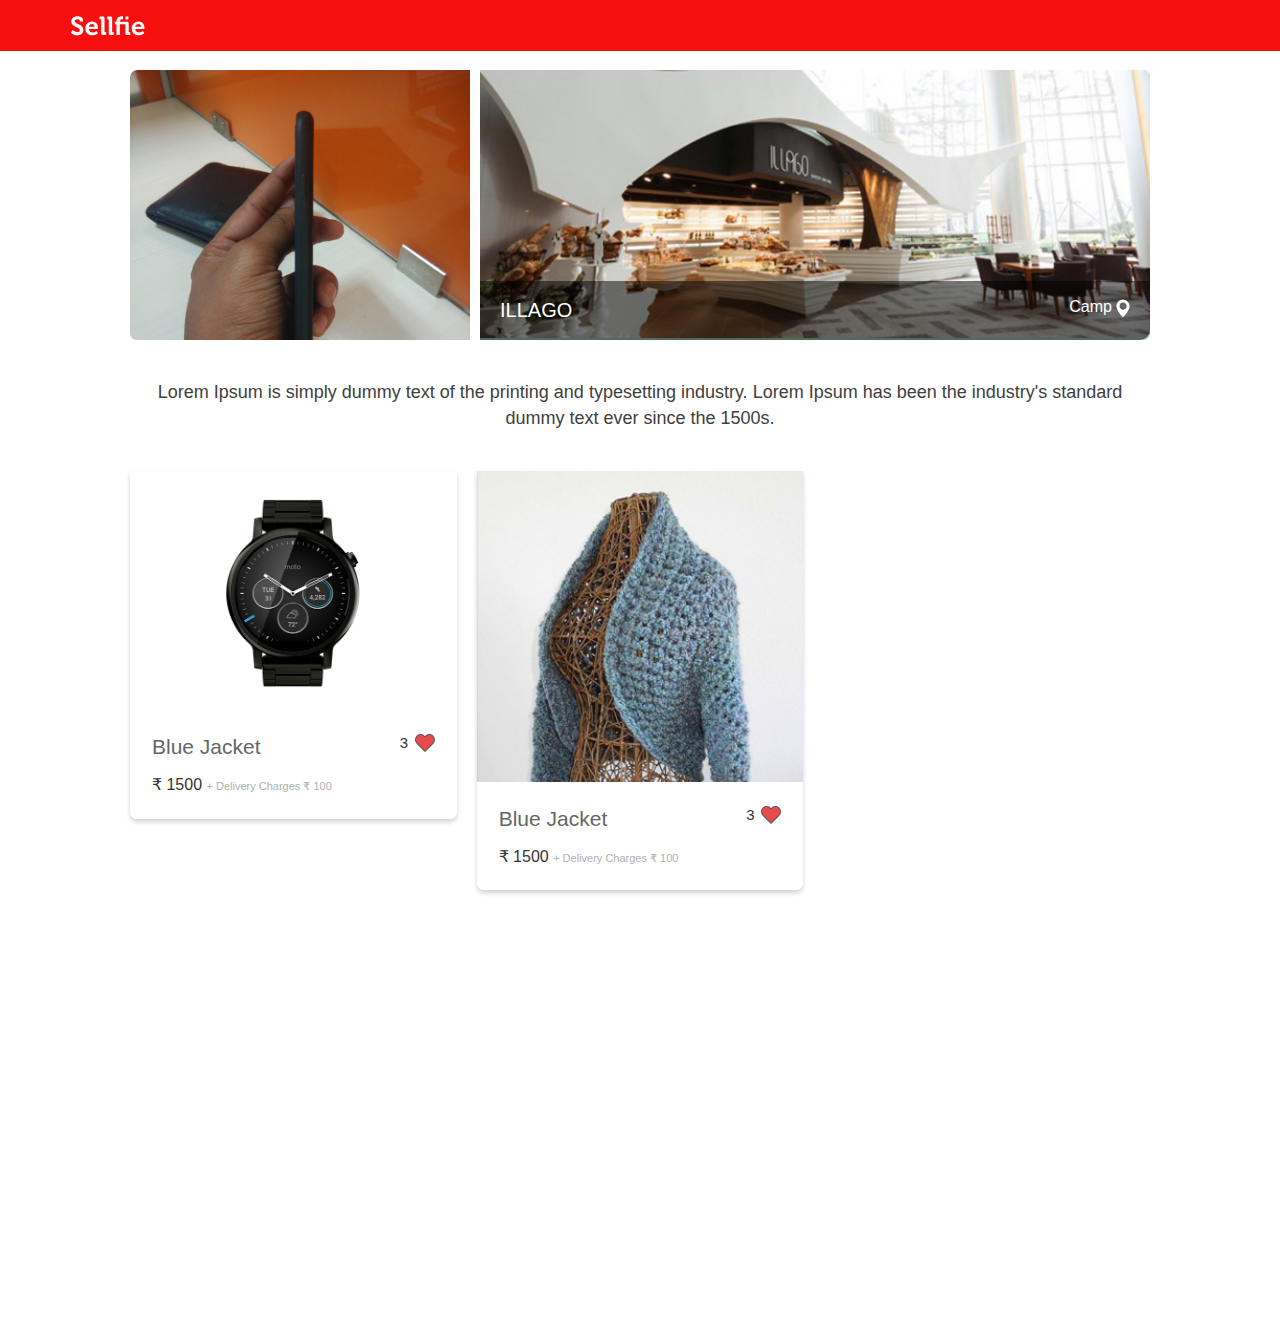
<file: index.html>
<!DOCTYPE html>
<html lang="en">
<head>
<meta charset="utf-8">
<meta name="viewport" content="width=device-width, initial-scale=1, shrink-to-fit=no,  maximum-scale=1.0">
<meta http-equiv="x-ua-compatible" content="ie=edge">
<link rel="apple-touch-icon" sizes="57x57" href="favicons/apple-icon-57x57.png">
<link rel="apple-touch-icon" sizes="60x60" href="favicons/apple-icon-60x60.png">
<link rel="apple-touch-icon" sizes="72x72" href="favicons/apple-icon-72x72.png">
<link rel="apple-touch-icon" sizes="76x76" href="favicons/apple-icon-76x76.png">
<link rel="apple-touch-icon" sizes="114x114" href="favicons/apple-icon-114x114.png">
<link rel="apple-touch-icon" sizes="120x120" href="favicons/apple-icon-120x120.png">
<link rel="apple-touch-icon" sizes="144x144" href="favicons/apple-icon-144x144.png">
<link rel="apple-touch-icon" sizes="152x152" href="favicons/apple-icon-152x152.png">
<link rel="apple-touch-icon" sizes="180x180" href="favicons/apple-icon-180x180.png">
<link rel="icon" type="image/png" sizes="192x192"  href="favicons/android-icon-192x192.png">
<link rel="icon" type="image/png" sizes="32x32" href="favicons/favicon-32x32.png">
<link rel="icon" type="image/png" sizes="96x96" href="favicons/favicon-96x96.png">
<link rel="icon" type="image/png" sizes="16x16" href="favicons/favicon-16x16.png">
<link rel="manifest" href="favicons/manifest.json">
<meta name="msapplication-TileColor" content="#ffffff">
<meta name="msapplication-TileImage" content="favicons/ms-icon-144x144.png">
<meta name="theme-color" content="#ffffff">
<title>Sellfie</title>

<!-- Font Awesome -->
<link rel="stylesheet" href="https://maxcdn.bootstrapcdn.com/font-awesome/4.6.0/css/font-awesome.min.css">

<!-- Bootstrap core CSS -->
<link href="css/bootstrap.min.css" rel="stylesheet">

<!-- Material Design Bootstrap -->
<link href="css/mdb.min.css" rel="stylesheet">

<!-- Your custom styles (optional) -->
<link href="css/style.css" rel="stylesheet">

<!-- Thumb images (optional) -->
<link href="css/style_index.css" rel="stylesheet">
<link rel="stylesheet" href="css/pages.css" type="text/css"/>
<link rel="stylesheet" href="css/responsive-grid.css" />
<link rel="stylesheet" href="css/isotope.css" />
         
<!-- Your custom styles (optional) -->
<link href="css/sellfie.css" rel="stylesheet">      
</head>

<body>
     <!-- Red strip -->
      <div class="red_strip">
		<div class="container">
		<div class="sellfie_logo"><a href="index.html"><img src="img/sellfie_logo.svg" class="img-responsive logo_icon"></a></div>    
		</div>
	  </div>
	  
      <div class="container index-content">
         <div id="preloader-container">
		 
	  <!-- Profile_index -->
	  <div class="page_top"></div>
	  <div class="col-xs-12 col-sm-12 col-md-12 col-lg-12 no_padding">	  
      <div class="store">
               <div class=" col-xs-4 col-sm-4 col-md-4 col-lg-4 no_padding profile_index"> <img src="img/banner.jpg" class="img-responsive"> </div>
               <div class="col-xs-8 col-sm-8 col-md-8 col-lg-8 no_padding banner"> 
			   <div class="hi">ILLAGO <span>Camp<img class="hi_icon" src="img/hi_icon.svg"></span></div>
			   <img src="img/store.jpg" class="img-responsive"> </div>
            </div>
	</div>	
	
	<!-- caption -->
	<div class="col-md-12  col-xs-12 caption"> Lorem Ipsum is simply dummy text of the printing and typesetting industry. Lorem Ipsum has been the
         industry's standard dummy text ever since the 1500s. 
    </div>
	
	<!-- products -->
            <div id="container">
			<div class="clearfix"></div>
			
               <section id="pinBoot">
			   
			   <article class="white-panel">
       <div class="widget portfolio graphics homepage">
                     <div class="entry-container span4">
						<!-- Portfolio Image -->
                        <div class="entry-image"> <a href="product.html"> <img src="images/moto1zoom.jpeg" alt="" /> </a> </div>		
						
										
                        <div class="entry drop-shadow curved">
                           <!-- Portfolio Heading -->
                           <div class="heading"> <a href="#"> Blue Jacket </a> </div>
                           <div class="camera">3</div>
                           <div class="price"> ₹ 1500 <span> + Delivery Charges ₹ 100</span> </div>
                        </div>
						<div class="clearfix"></div>
                     </div>
                  </div>
      </article>
			   
			   <article class="white-panel">
       <div class="widget portfolio graphics homepage">
                     <div class="entry-container span4">
						<!-- Portfolio Image -->
                        <div class="entry-image"> <a href="javascript:void(0);"> <img src="images/cloth.jpg" alt="" /> </a> </div>
													
                        <div class="entry drop-shadow curved">
                           <!-- Portfolio Heading -->
                           <div class="heading"> <a href="#"> Blue Jacket </a> </div>
                           <div class="camera">3</div>
                           <div class="price"> ₹ 1500 <span> + Delivery Charges ₹ 100</span> </div>
                        </div>
						<div class="clearfix"></div>
                     </div>
                  </div>
      </article>
			   
			<article class="white-panel">
       <div class="widget portfolio graphics homepage">
                     <div class="entry-container span4">
						<!-- Portfolio Image -->
                        <div class="entry-image"> <a href="javascript:void(0);"> <img src="images/fashionist_bbb.jpg" alt="" /> </a> </div>
													
                        <div class="entry drop-shadow curved">
                           <!-- Portfolio Heading -->
                           <div class="heading"> <a href="#"> T Shirt </a> </div>
                           <div class="camera">3</div>
                           <div class="price"> ₹ 1500 <span> + Delivery Charges ₹ 100</span> </div>
                        </div>
						<div class="clearfix"></div>
                     </div>
                  </div>
      </article>
	  
	  <article class="white-panel">
       <div class="widget portfolio graphics homepage">
                     <div class="entry-container span4">
						<!-- Portfolio Image -->
                        <div class="entry-image"> <a href="javascript:void(0);"> <img src="images/watch.jpg" alt="" /> </a> </div>
													
                        <div class="entry drop-shadow curved">
                           <!-- Portfolio Heading -->
                           <div class="heading"> <a href="#"> Watch </a> </div>
                           <div class="camera">3</div>
                           <div class="price"> ₹ 1500 <span> + Delivery Charges ₹ 100</span> </div>
                        </div>
						<div class="clearfix"></div>
                     </div>
                  </div>
      </article>

      </section>
			   
			   
            </div>
            <!-- #container 2--> 
         </div>
      </div>      
	  
<!-- JQuery --> 
<script type="text/javascript" src="js/jquery-2.2.3.min.js"></script> 

<!-- Bootstrap tooltips --> 
<script type="text/javascript" src="js/tether.min.js"></script> 

<!-- Bootstrap core JavaScript --> 
<script type="text/javascript" src="js/bootstrap.min.js"></script> 

<!-- MDB core JavaScript --> 
<script type="text/javascript" src="js/mdb.min.js"></script>
	  		 
<!-- Thumb images-->	  
<script src="js/jquery.min.js"></script> 
<script src="js/bootstrap.min.js"></script>
         
<script src="js/grid.js"></script>
      <!-- Le preloader
         ================================================== -->
      <!-- Script to make sure everything loads -->
      <script type="text/javascript">
         //<![CDATA[
            $(window).load(function() { // makes sure the whole site is loaded
                 $("#status").fadeOut(); // will first fade out the loading animation
                 $("#preloader").delay(350).fadeOut("slow"); // will fade out the white DIV that covers the website.
                 $("#preloader-container").css("position","static");
                 $(".widget .entry-container").each(function(index) {
                     $(this).delay(400*index).animate({'opacity': 1},300);
                     
                 });  
             });
         //]]>
      </script>
   </body>
</html
</file>
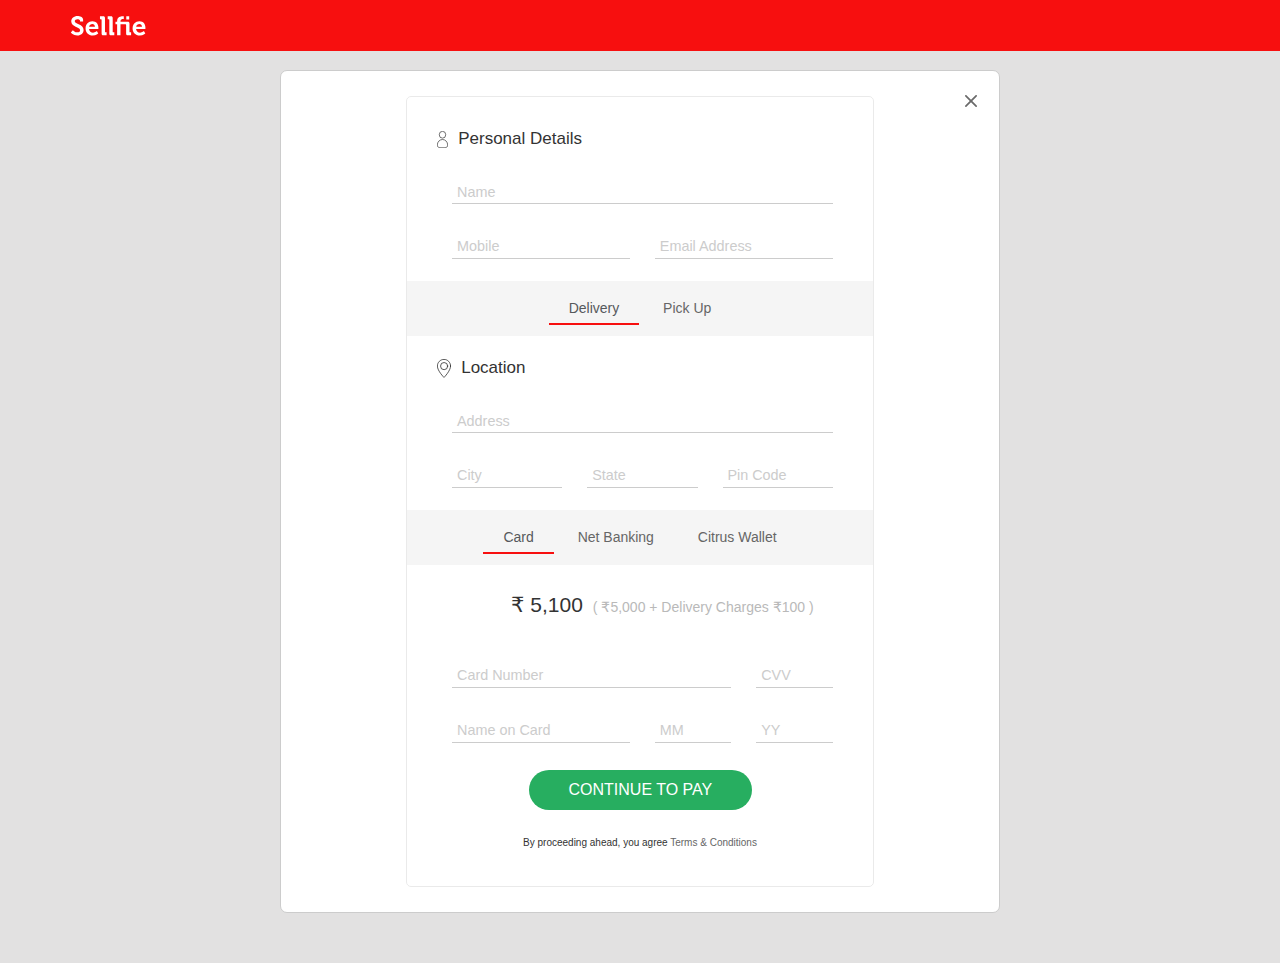
<file: card.html>
<!DOCTYPE html>
<html lang="en">
<head>
<meta charset="utf-8">
<meta name="viewport" content="width=device-width, initial-scale=1, shrink-to-fit=no">
<meta http-equiv="x-ua-compatible" content="ie=edge">
<link rel="apple-touch-icon" sizes="57x57" href="favicons/apple-icon-57x57.png">
<link rel="apple-touch-icon" sizes="60x60" href="favicons/apple-icon-60x60.png">
<link rel="apple-touch-icon" sizes="72x72" href="favicons/apple-icon-72x72.png">
<link rel="apple-touch-icon" sizes="76x76" href="favicons/apple-icon-76x76.png">
<link rel="apple-touch-icon" sizes="114x114" href="favicons/apple-icon-114x114.png">
<link rel="apple-touch-icon" sizes="120x120" href="favicons/apple-icon-120x120.png">
<link rel="apple-touch-icon" sizes="144x144" href="favicons/apple-icon-144x144.png">
<link rel="apple-touch-icon" sizes="152x152" href="favicons/apple-icon-152x152.png">
<link rel="apple-touch-icon" sizes="180x180" href="favicons/apple-icon-180x180.png">
<link rel="icon" type="image/png" sizes="192x192"  href="favicons/android-icon-192x192.png">
<link rel="icon" type="image/png" sizes="32x32" href="favicons/favicon-32x32.png">
<link rel="icon" type="image/png" sizes="96x96" href="favicons/favicon-96x96.png">
<link rel="icon" type="image/png" sizes="16x16" href="favicons/favicon-16x16.png">
<link rel="manifest" href="favicons/manifest.json">
<meta name="msapplication-TileColor" content="#ffffff">
<meta name="msapplication-TileImage" content="favicons/ms-icon-144x144.png">
<meta name="theme-color" content="#ffffff">
<title>Sellfie</title>

<!-- Font Awesome -->
<link rel="stylesheet" href="https://maxcdn.bootstrapcdn.com/font-awesome/4.6.0/css/font-awesome.min.css">

<!-- Bootstrap core CSS -->
<link href="css/bootstrap.min.css" rel="stylesheet">

<!-- Material Design Bootstrap -->
<link href="css/mdb.min.css" rel="stylesheet">

<!-- Your custom styles (optional) -->
<link href="css/style.css" rel="stylesheet">

<!-- Your custom styles (optional) -->
<link href="css/sellfie.css" rel="stylesheet">
</head>

<body>
<div class="red_strip">
  <div class="container">
    <div class="sellfie_logo"><a href="index.html"><img src="img/sellfie_logo.svg" class="img-responsive logo_icon"></a></div>    
  </div>
</div>

<div class="container main-content">
  <div id="preloader-container">
    	  
    <div class="col-xs-12 col-sm-12 col-md-12 col-lg-12 page_gap">
      <div class="product">        
       <div class="delivery_form">
			<div class="product_close">
			<a href="#"><img class="chat_close_ic" src="img/close.svg"></a>
			</div>
		<div class="section">
            <div class="col-md-12 col-xs-12 ml_caption"><img class="pick_contact" src="img/contact.svg" />Personal Details</div>
            <div class="clearfix"></div>
            <div class="col-md-12">
              <div class="md-form">  <!-- Pree pree -->
                <input type="text" name="delivery_name" id="name" class="form-control">
                <label for="name" data-error="Enter a valid name" class="">Name</label>
              </div>
            </div>
            <div class="col-md-6 col-xs-6">
              <div class="md-form"> <!-- Pree pree -->
                <input type="text" name="delivery_mobile" id="mobile" class="form-control">
                <label for="mobile" data-error="Enter a valid mobile" class="">Mobile</label>
              </div>
            </div>
            <div class="col-md-6 col-xs-6">
              <div class="md-form"> <!-- Pree pree -->
                <input type="text" name="delivery_email" id="email" class="form-control">
                <label for="email" data-error="Enter a valid email" class="">Email Address</label>
              </div>
            </div>
		</div>
		
		<div class="clearfix"></div>
		
		<!-- Nav tabs -->
				<ul class="nav nav-tabs" role="tablist">
					<li class="nav-item">
						<a class="nav-link active" data-toggle="tab" href="#deli" role="tab">Delivery</a>
					</li>
					<li class="nav-item">
						<a class="nav-link" data-toggle="tab" href="#pickup" role="tab">Pick Up</a>
					</li>
				</ul>

				<!-- Tab panels -->
				<div class="tab-content">

					<!--Panel 1-->
					<div class="tab-pane  fade in active" id="deli" role="tabpanel">
						<div class="section">
						<div class="col-md-12 col-xs-12 ml_caption"><img class="pick_location" src="img/location.svg"></img>Location</div>
						<div class="clearfix"></div>
						
						<div class="col-md-12">
						  <div class="md-form">  <!-- Pree pree -->
							<input type="text" name="delivery_address" id="address" class="form-control">
							<label for="address" data-error="Enter a valid address" class="">Address</label>
						  </div>
						</div>
						<div class="col-md-4 col-xs-4">
						  <div class="md-form"> <!-- Pree pree -->
							<input type="text" name="delivery_city" id="city" class="form-control">
							<label for="city" data-error="Enter a valid city" class="">City</label>
						  </div>
						</div>
						<div class="col-md-4 col-xs-4">
						  <div class="md-form"> <!-- Pree pree -->
							<input type="text" name="delivery_state" id="state" class="form-control">
							<label for="state" data-error="Enter a valid city" class="">State</label>
						  </div>
						</div>
						<div class="col-md-4 col-xs-4">
						  <div class="md-form"> <!-- Pree pree -->
							<input type="text" name="delivery_pin" id="pin" class="form-control">
							<label for="pin" data-error="Enter a valid pincode" class="">Pin Code</label>
						  </div>
						</div>
						</div>
					</div>
					<!--/.Panel 1-->

					<!--Panel 2-->
					<div class="tab-pane fade" id="pickup" role="tabpanel">
						<div class="section">
							<div class="pickup">
							<div class="col-md-7 col-xs-6 no_padding">
								<div class="pick_head"><img class="pick_location" src="img/location.svg"></img>Pick Up Location</div>
								<div class="pick_ln_text">123, John Doe, Kailash Complex, Vikhroli West, Mumbai, 400076</div>
							</div>
							<div class="col-md-5 col-xs-6 no_padding">
								<div class="pick_head"><img class="pick_call" src="img/call.svg"></img>Contact Number</div>
								<div class="pick_text">+91 99300 96559</div>
							</div>
							<div class="col-md-12 col-xs-12 no_padding">
								<div class="pick_head"><img class="pick_comments" src="img/comments.svg"></img>Comments</div>
								<div class="pick_text">Lorem ipsum dolor sit amet, consectetur adipisicing elit, sed do eiusmod tempor incididunt ut labore et dolore magna aliqua.</div>
							</div>
							</div>
						</div>

					</div>
					<!--/.Panel 2-->					
				</div>
				
			<div class="clearfix"></div>
			
			<div class="">
				<!-- Nav tabs -->
				<ul class="nav nav-tabs" role="tablist">
					<li class="nav-item">
						<a class="nav-link active" data-toggle="tab" href="#panel1" role="tab">Card</a>
					</li>
					<li class="nav-item">
						<a class="nav-link" data-toggle="tab" href="#panel2" role="tab">Net Banking</a>
					</li>
					<li class="nav-item">
						<a class="nav-link" data-toggle="tab" href="#panel3" role="tab">Citrus Wallet</a>
					</li>					
				</ul>

				<!-- Tab panels -->
				<div class="tab-content">
					
					<div class="card_price_box">
					<div class="card_price">₹ 5,100<span>( ₹5,000 + Delivery Charges ₹100 )</span></div>
					</div>
					<div class="clearfix"></div>
					
					<!--Panel 1-->
					<div class="tab-pane fade in active" id="panel1" role="tabpanel">
				
				<div class="section">
							<div class="new_card">
						  <div class="col-md-9 col-xs-9">
							<div class="md-form">
							  <input type="text" id="card1" class="form-control">
							  <label for="card1" class="">Card Number</label>
							</div>
						  </div>
						  <div class="col-md-3 col-xs-3">
							<div class="md-form">
							  <input type="text" id="cvv" class="form-control">
							  <label for="cvv" class="">CVV</label>
							</div>
						  </div>
						  <div class="col-md-6 col-xs-6">
							<div class="md-form">
							  <input type="text" id="name1" class="form-control">
							  <label for="name1" class="">Name on Card</label>
							</div>
						  </div>
						  <div class="col-md-3 col-xs-3">
							<div class="md-form">
							  <input type="text" id="mm" class="form-control">
							  <label for="mm" class="">MM</label>
							</div>
						  </div>
						  <div class="col-md-3 col-xs-3">
							<div class="md-form">
							  <input type="text" id="yy" class="form-control">
							  <label for="yy" class="">YY</label>
							</div>
						  </div>						  
						  
						  <div class="clearfix"></div>
						  </div>
				</div>					
					
					</div>
					<!--/.Panel 1-->

					<!--Panel 2-->
					<div class="tab-pane fade" id="panel2" role="tabpanel">
						<div class="section">
						<div class="net_banking">
						<div class="bank active"><img src="img/sbi.png"></div>
						<div class="bank"><img src="img/hdfc.png"></div>
						<div class="bank"><img src="img/axis.png"></div>
						<div class="bank"><img src="img/idbi.png"></div>
						<div class="clearfix"></div>						
					  </div>
					  <div class="banks_list">
						  <select class="form-control">
							<option value="" disabled="" selected="">Select Bank</option>
							<option value="1">SBI</option>
							<option value="2">HDFC</option>
							<option value="3">Axis</option>
						  </select>
						</div>
						</div>
					</div>
					<!--/.Panel 2-->

					<!--Panel 3-->
					<div class="tab-pane fade" id="panel3" role="tabpanel">
						<div class="section">
						<div class="citrus_wallet">
		
							<div class="col-md-12">
								<div class="md-form">  <!-- Pree pree -->
								<input type="text" name="delivery_address" id="mob" class="form-control">
								<label for="mob" data-error="Enter a valid address" class="">Mobile Number</label>
							  </div>
							</div>
							
						
							<div class="col-md-12">
								<div class="md-form">  <!-- Pree pree -->
								<input type="text" name="delivery_address" id="pass" class="form-control">
								<label for="pass" data-error="Enter a valid address" class="">Password</label>
							  </div>
							</div>	

							<div class="wallet_otp">
								Forgot Password? <a href="#">Click here to verify via OTP</a>
							</div>
							
							<div class="wallet_discount">
								Don’t have Citrus Wallet? <a href="#">Sign Up </a>for amazing discounts 
							</div>
							</div>
						</div>
					</div>
					<!--/.Panel 3-->					
					<div class="product_button">
					<div class="product_center">
					<button type="submit" value="" class="btn btn-primary"> CONTINUE TO PAY</button>
					</div>
					<div class="sign_in_tt"> <span>By proceeding ahead, you agree </span> <a href="#">Terms &amp; Conditions</a> </div>
					</div>
					<div class="clearfix"></div>
				</div>
			</div>
			
        </div>
      </div>
    </div>
    <div class="footer_gap"></div>
  </div>
</div>

<!-- SCRIPTS --> 

<!-- JQuery --> 
<script type="text/javascript" src="js/jquery-2.2.3.min.js"></script> 

<!-- Bootstrap tooltips --> 
<script type="text/javascript" src="js/tether.min.js"></script> 

<!-- Bootstrap core JavaScript --> 
<script type="text/javascript" src="js/bootstrap.min.js"></script> 

<!-- MDB core JavaScript --> 
<script type="text/javascript" src="js/mdb.min.js"></script>

<!-- Chat Lib -->
<script type="text/javascript" src="js/chat/quickblox.min.js"></script>

<!-- Chat Javascript -->
<script type="text/javascript" src="js/chat/chat_final.js"></script>

<!-- Validators  -->
<script type="text/javascript" src="js/validators/jquery_validator_lib.js"></script>
<script type="text/javascript" src="js/validators/custom_validator.js"></script>

<!-- Chat Controls -->

<script>
function openChatBox(){
  $('#chat_box').addClass('animated bounceIn');
  $('#chat_box').removeClass('type_hide');
  $('#chat_message_box').removeClass('type_hide');
}

function closeChatBox(){
  $('#chat_box').addClass('type_hide');
}

function minimiseChatBox(){
  if($('#chat_box').hasClass('minimized')){
    $('#chat_box').removeClass('minimized');
    openChatBox();
  } else {
    $('#chat_message_box').addClass('type_hide');
    $('#chat_box').addClass('minimized');
  }
}
</script>

<script>

//signup user


function loginAndSend(){

  $('#chat_preloader').removeClass('type_hide');
   $('#login-form-chat').addClass('type_hide');

  //Do ajax call to server, login the user and login to chat
  formData = $('#login-form-chat').serialize();

  $.ajax({ 
      url: 'https://httpbin.org/get',
      data: formData,
      type: 'get',
      success: function(response) {
        console.log(response);
          chatClick();
      },
      error: function() {
         
      }
   });
}

</script>

<script>

</script>

</body>
</html>
</file>
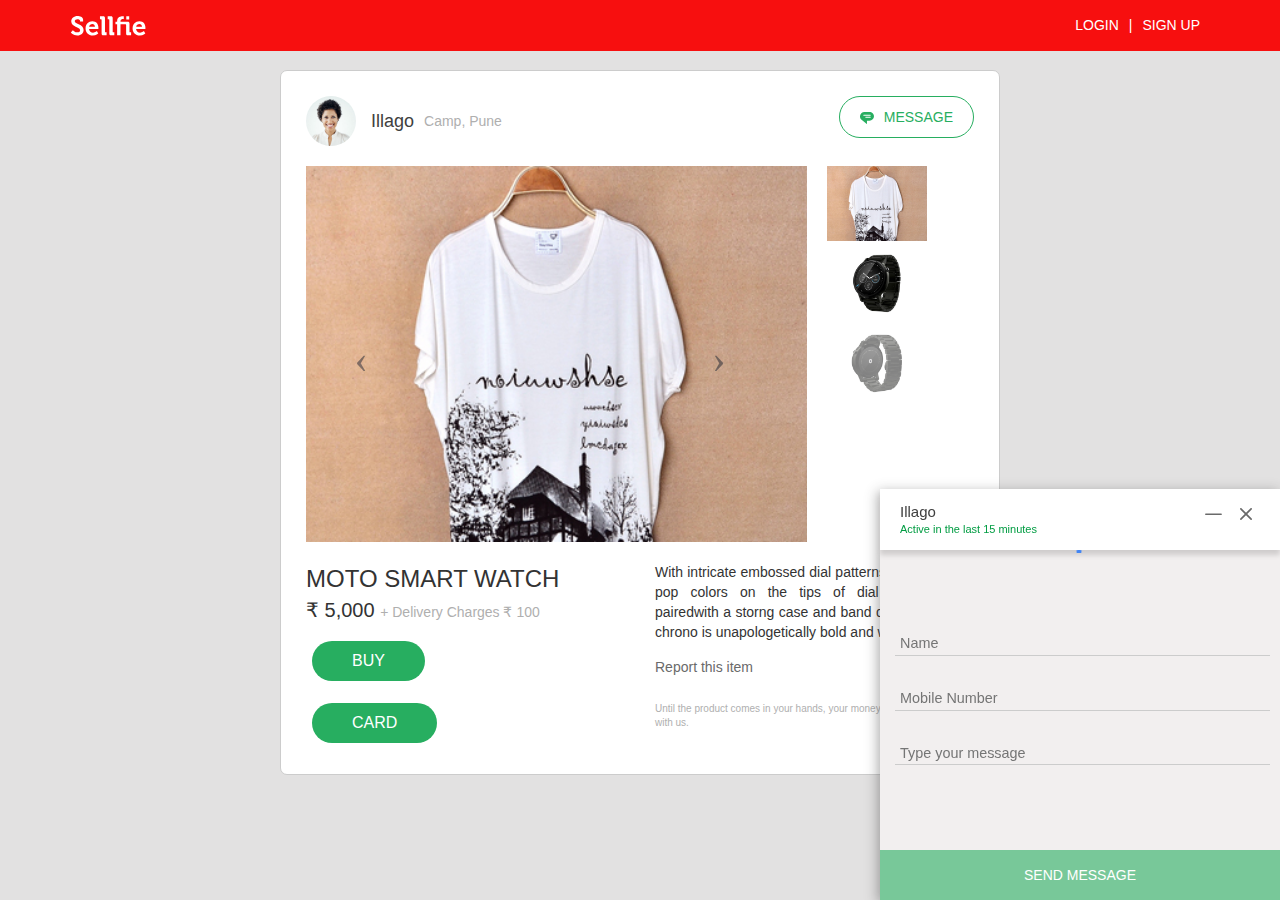
<file: chat.html>
<!DOCTYPE html>
<html lang="en">
<head>
<meta charset="utf-8">
<meta name="viewport" content="width=device-width, initial-scale=1, shrink-to-fit=no">
<meta http-equiv="x-ua-compatible" content="ie=edge">
<link rel="apple-touch-icon" sizes="57x57" href="favicons/apple-icon-57x57.png">
<link rel="apple-touch-icon" sizes="60x60" href="favicons/apple-icon-60x60.png">
<link rel="apple-touch-icon" sizes="72x72" href="favicons/apple-icon-72x72.png">
<link rel="apple-touch-icon" sizes="76x76" href="favicons/apple-icon-76x76.png">
<link rel="apple-touch-icon" sizes="114x114" href="favicons/apple-icon-114x114.png">
<link rel="apple-touch-icon" sizes="120x120" href="favicons/apple-icon-120x120.png">
<link rel="apple-touch-icon" sizes="144x144" href="favicons/apple-icon-144x144.png">
<link rel="apple-touch-icon" sizes="152x152" href="favicons/apple-icon-152x152.png">
<link rel="apple-touch-icon" sizes="180x180" href="favicons/apple-icon-180x180.png">
<link rel="icon" type="image/png" sizes="192x192"  href="favicons/android-icon-192x192.png">
<link rel="icon" type="image/png" sizes="32x32" href="favicons/favicon-32x32.png">
<link rel="icon" type="image/png" sizes="96x96" href="favicons/favicon-96x96.png">
<link rel="icon" type="image/png" sizes="16x16" href="favicons/favicon-16x16.png">
<link rel="manifest" href="favicons/manifest.json">
<meta name="msapplication-TileColor" content="#ffffff">
<meta name="msapplication-TileImage" content="favicons/ms-icon-144x144.png">
<meta name="theme-color" content="#ffffff">
<title>Sellfie</title>

<!-- Font Awesome -->
<link rel="stylesheet" href="https://maxcdn.bootstrapcdn.com/font-awesome/4.6.0/css/font-awesome.min.css">

<!-- Bootstrap core CSS -->
<link href="css/bootstrap.min.css" rel="stylesheet">

<!-- Material Design Bootstrap -->
<link href="css/mdb.min.css" rel="stylesheet">

<!-- Your custom styles (optional) -->
<link href="css/style.css" rel="stylesheet">

<!-- Your custom styles (optional) -->
<link href="css/sellfie.css" rel="stylesheet">
</head>

<body>
<div class="red_strip">
  <div class="container">
    <div class="sellfie_logo"><a href="index.html"><img src="img/sellfie_logo.svg" class="img-responsive logo_icon"></a></div>
    <ul>
      <li><a href="javascript:void(0);" data-toggle="modal" data-target="#login">LOGIN</a></li>
      <li>|</li>
      <li><a href="javascript:void(0);" data-toggle="modal" data-target="#signup">SIGN UP</a></li>
    </ul>
  </div>
</div>
<div class="container main-content">
  <div id="preloader-container">
    <div class="chat">
      <div class="title">
        <div class="top"> 
          <!--<div class="hangburger"><img class="hangburger_ic" src="img/hangburger.svg"></img></div>-->
          <div class="name">Illago <span>Active in the last 15 minutes<span></div>
          <a>
          <div class="chat_close"><img class="chat_close_ic" src="img/close.svg"></img></div>
          </a> <a>
          <div class="minus"><img class="minus_ic" src="img/minus.svg"></img></div>
          </a> </div>
      </div>
      <div class="type">
			
			<div class="circle">
			  <div class="preloader-wrapper active">
			 <div class="preloader-wrapper active">
			 <div class="preloader-wrapper active">
		   <div class="preloader-wrapper active">
			<div class="spinner-layer spinner-blue-only">
			  <div class="circle-clipper left">
				<div class="circle"></div>
			  </div><div class="gap-patch">
				<div class="circle"></div>
			  </div><div class="circle-clipper right">
				<div class="circle"></div>
			  </div>
			</div>
		  </div>
		  </div>
		  </div>
		  </div>
		  </div>
	  
        <div class="col-md-12">
          <div class="md-form">
            <input type="text" id="name" class="form-control">
            <label for="name" class="">Name</label>
          </div>
        </div>
        <div class="col-md-12">
          <div class="md-form">
            <input type="text" id="mob" class="form-control">
            <label for="mob" class="">Mobile Number</label>
          </div>
        </div>
        <div class="col-md-12">
          <div class="md-form">
            <input type="text" id="message" class="form-control">
            <label for="message" class="">Type your message</label>
          </div>
        </div>
      </div>
      <a>
      <div class="bu">SEND MESSAGE</div>
      </a> 
	  </div>
	  
    <div class="col-xs-12 col-sm-12 col-md-12 col-lg-12 page_gap">
      <div class="product">
        <div class="col-xs-12 col-sm-12 col-md-12 col-lg-12 product_slider no_padding">
          <div class="profile"><img src="img/profile.png" class="img-responsive"> </div>
          <div class="profile_name">Illago<span>Camp, Pune</span></div>
          <a href="#">
          <div class="message"><img class="message_icon" src="img/message.svg"><span>MESSAGE</span></div>
        </div>
        <div class="col-xs-12 col-sm-12 col-md-12 col-lg-12 product_slider no_padding">
          <div id="carousel-thumb" class="carousel slide carousel-fade carousel-thumbnails" data-ride="carousel"> 
            
            <!--Slides-->
            <div class="carousel-inner" role="listbox">
              <div class="carousel-item active"> <img src="images/fashion.jpg" alt="First slide"> </div>
              <div class="carousel-item"> <img src="images/moto2.jpeg" alt="Second slide"> </div>
              <div class="carousel-item"> <img src="images/moto3.jpeg" alt="Third slide"> </div>
            </div>
            <!--/.Slides--> 
            
            <!--Thumbnails--> 
            <a class="left carousel-control" href="#carousel-thumb" role="button" data-slide="prev"> <span class="icon-prev" aria-hidden="true"></span> <span class="sr-only">Previous</span> </a> <a class="right carousel-control" href="#carousel-thumb" role="button" data-slide="next"> <span class="icon-next" aria-hidden="true"></span> <span class="sr-only">Next</span> </a> 
            <!--/.Thumbnails-->
            
            <ol class="carousel-indicators">
              <li data-target="#carousel-thumb" data-slide-to="0" class=""> <img src="images/fashion.jpg" class="img-fluid"></li>
              <li data-target="#carousel-thumb" data-slide-to="1" class=""><img src="images/moto2.jpeg" class="img-fluid"></li>
              <li data-target="#carousel-thumb" data-slide-to="2" class="active"><img src="images/moto3.jpeg" class="img-fluid"></li>
            </ol>
          </div>
        </div>
        <div class="col-xs-12 col-sm-6 col-md-6 col-lg-6 no_padding">
          <div class="description">
            <div class="product_name">MOTO SMART WATCH</div>
            <div class="product_at">₹ 5,000 <span>+ Delivery Charges ₹ 100</span></div>
            <div class="btn_box">
              <button type="button" class="btn btn-primary step step-1 waves-effect waves-light"  data-toggle="modal" data-target="#delivery" style="display: inline-block;"> BUY </button>
            </div>
            <div class="btn_box">
              <button type="button" class="btn btn-primary step step-1 waves-effect waves-light"  data-toggle="modal" data-target="#card" style="display: inline-block;"> CARD </button>
            </div>
          </div>
        </div>
        <div class="col-xs-12 col-sm-6 col-md-6 col-lg-6">
          <div class="description">
            <div class="product_mg">With intricate embossed dial patterns, touches of pop colors on the tips of dial hands, all pairedwith a storng case and band design, bullet
              chrono is unapologetically bold and wearable </div>
            <div class="product_report" data-toggle="modal" data-target="#report">Report this item</div>
            <div class="secure">Until the product comes in your hands,
              your money stays secure with us. </div>
          </div>
        </div>
      </div>
    </div>
    <div class="footer_gap"></div>
  </div>
</div>

<!-- Delivery Modal -->
<div class="modal fade" id="delivery" tabindex="-1" role="dialog" aria-labelledby="myModalLabel">
  <div class="modal-dialog" role="document">
    <div class="modal-content">
      <div class="modal-header">
        <button type="button" class="close" data-dismiss="modal" aria-label="Close"><span aria-hidden="true">&times;</span></button>
        <div class="space_30"></div>
        <h2 class="modal-title" id="myModalLabel">Delivery Details</h2>
      </div>
      <div class="modal-body">
        <div class="delivery_form">
          <div class="row">
            <div class="col-md-12 col-xs-12 ml_caption"><img src="img/delivery_1.png" />Personal Details</div>
            <div class="clearfix"></div>
            <div class="col-md-12">
              <div class="md-form">
                <input type="text" id="name" class="form-control">
                <label for="name" class="">Name</label>
              </div>
            </div>
            <div class="col-md-6">
              <div class="md-form">
                <input type="text" id="mobile" class="form-control">
                <label for="mobile" class="">Mobile</label>
              </div>
            </div>
            <div class="col-md-6">
              <div class="md-form">
                <input type="text" id="email" class="form-control">
                <label for="email" class="">Email Address</label>
              </div>
            </div>
            <div class="col-md-12 col-xs-12 ml_caption"><img src="img/delivery_2.png" />Location</div>
            <div class="col-md-12">
              <div class="md-form">
                <input type="text" id="address" class="form-control">
                <label for="address" class="">Address</label>
              </div>
            </div>
            <div class="col-md-6">
              <div class="md-form">
                <input type="text" id="city" class="form-control">
                <label for="city" class="">City</label>
              </div>
            </div>
            <div class="col-md-6">
              <div class="md-form">
                <input type="text" id="state" class="form-control">
                <label for="state" class="">State</label>
              </div>
            </div>
            <div class="col-md-6">
              <div class="md-form">
                <input type="text" id="pin" class="form-control">
                <label for="pin" class="">Pin Code</label>
              </div>
            </div>
            <div class="col-md-6">
              <div class="md-form">
                <input type="text" id="land" class="form-control">
                <label for="land" class="">Landmark</label>
              </div>
            </div>
            <div class="col-md-12 col-xs-12 ml_sub">We always want to give something extra</div>
            <div class="col-md-12">
              <div class="md-form">
                <input type="text" id="message" class="form-control">
                <label for="message" class="">Message</label>
              </div>
            </div>
          </div>
        </div>
      </div>
      <div class="modal-footer">
        <button type="button" class="btn btn-primary step step-1" data-step="1" onclick="sendEvent('#delivery', 2)" style="display: inline-block;"> CONTINUE </button>
        <div class="row step step-1 sign_in_tt" data-step="1" style="display: block;"> <span>By proceeding ahead, you agree </span> <a href="#" onclick="sendEvent('#delivery', 4)">Terms &amp; Conditions</a> </div>
      </div>
    </div>
  </div>
</div>

<!-- Cards Modal -->
<div class="modal fade" id="card" tabindex="-1" role="dialog" aria-labelledby="myModalLabel">
  <div class="modal-dialog" role="document">
    <div class="modal-content">
      <div class="modal-header">
        <button type="button" class="close" data-dismiss="modal" aria-label="Close"><span aria-hidden="true">&times;</span></button>
        <div class="card_price_box">
          <div class="card_price">₹ 5,100<span>( ₹5,000 + Delivery Charges ₹100 )</span></div>
          <div class="card_back"><a href="#" class="step step-2" data-step="2" onclick="sendEvent('#delivery', 1)" style="display: inline;">&lt; Back to Delivery Details</a></div>
        </div>
      </div>
      <div class="modal-body">
        <div class="card_form"> 
          <!-- Nav tabs -->
          <ul class="nav nav-tabs" role="tablist">
            <li class="nav-item"> <a class="nav-link active" data-toggle="tab" href="#cards" role="tab">CARDS</a> </li>
            <li class="nav-item"> <a class="nav-link" data-toggle="tab" href="#net" role="tab">NET BANKING</a> </li>
          </ul>
          
          <!-- Tab panels -->
          <div class="tab-content"> 
            <!--Panel 1-->
            <div class="tab-pane fade in active" id="cards" role="tabpanel">
              <div id="second_nav">
                <div class="new_card_box">
				<div class="new_card">
                  <div class="col-md-12">
                    <div class="md-form">
                      <input type="text" id="card1" class="form-control">
                      <label for="card1" class="">Card Number</label>
                    </div>
                  </div>
                  <div class="col-md-12">
                    <div class="md-form">
                      <input type="text" id="name1" class="form-control">
                      <label for="name1" class="">Name on Card</label>
                    </div>
                  </div>
                  <div class="col-md-12 expiry">Expiry Date</div>
                  <div class="col-md-3">
                    <div class="md-form">
                      <input type="text" id="mm" class="form-control">
                      <label for="mm" class="">MM</label>
                    </div>
                  </div>
                  <div class="col-md-3">
                    <div class="md-form">
                      <input type="text" id="yy" class="form-control">
                      <label for="yy" class="">YY</label>
                    </div>
                  </div>
                  <div class="col-md-4">
                    <div class="md-form">
                      <input type="text" id="cvv" class="form-control">
                      <label for="cvv" class="">CVV</label>
                    </div>
                  </div>
				  
				  <div class="clearfix"></div>
				  </div>
                </div>
				  
				  <div class="card_button"><button type="button" class="btn btn-primary"> CONTINUE TO PAY </button></div>
				  <div class="clearfix"></div>
              </div>
            </div>
            <!--/.Panel 1--> 
            
            <!--Panel 2-->
            <div class="tab-pane fade" id="net" role="tabpanel">
              <div class="net_banking">
                <div class="col-lg-4 col-xs-4 col-lg-offset-1 col-xs-offset-1 bank active"><img src="img/sbi.png"></div>
                <div class="col-lg-4 col-lg-offset-2 col-xs-4 col-xs-offset-2 bank"><img src="img/hdfc.png"></div>
                <div class="col-lg-4 col-xs-4 col-lg-offset-1 col-xs-offset-1 bank"><img src="img/axis.png"></div>
                <div class="col-lg-4 col-lg-offset-2 col-xs-offset-2 col-xs-4 bank"><img src="img/idbi.png"></div>
                <div class="clearfix"></div>
                <div class="banks_list">
                  <select class="form-control">
                    <option value="" disabled="" selected="">Select Bank</option>
                    <option value="1">SBI</option>
                    <option value="2">HDFC</option>
                    <option value="3">Axis</option>
                  </select>
                </div>
                <div class="card_button">
                  <button type="button" class="btn btn-primary"> CONTINUE TO PAY </button>
                </div>
                <div class="clearfix"></div>
              </div>
            </div>
            <!--/.Panel 2--> 
            
          </div>
        </div>
      </div>
      <!-- <div class="modal-footer">
        <button type="button" class="btn btn-primary step step-1" data-step="1" onclick="sendEvent('#delivery', 2)" style="display: inline-block;"> CONTINUE </button>
        <div class="row step step-1 sign_in_tt" data-step="1" style="display: block;"> <span>By proceeding ahead, you agree </span> <a href="#" onclick="sendEvent('#delivery', 4)">Terms &amp; Conditions</a> </div>
      </div> --> 
    </div>
  </div>
</div>

<!-- SCRIPTS --> 

<!-- JQuery --> 
<script type="text/javascript" src="js/jquery-2.2.3.min.js"></script> 

<!-- Bootstrap tooltips --> 
<script type="text/javascript" src="js/tether.min.js"></script> 

<!-- Bootstrap core JavaScript --> 
<script type="text/javascript" src="js/bootstrap.min.js"></script> 

<!-- MDB core JavaScript --> 
<script type="text/javascript" src="js/mdb.min.js"></script>
</body>
</html>
</file>
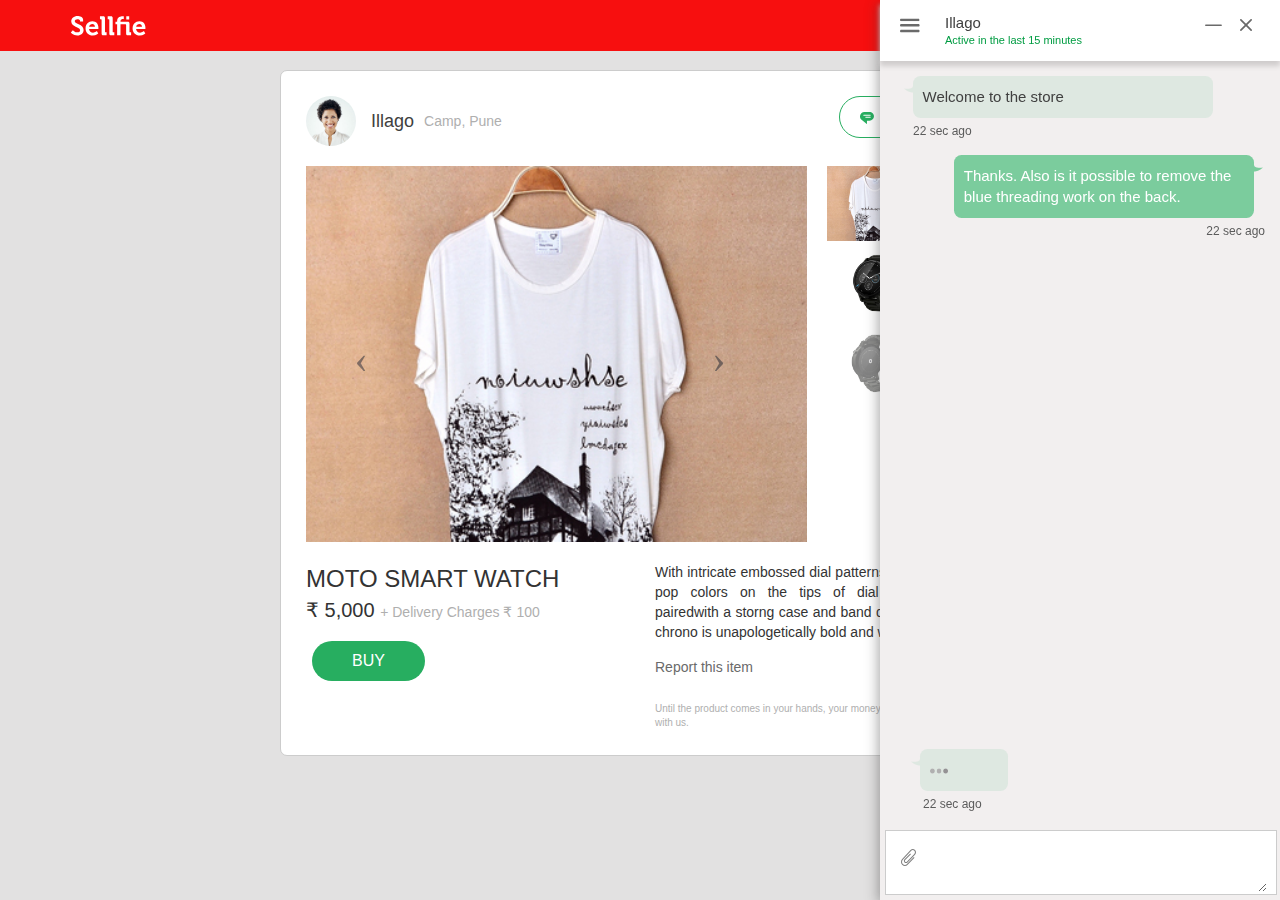
<file: chat_bubble.html>
<!DOCTYPE html>
<html lang="en">
<head>
<meta charset="utf-8">
<meta name="viewport" content="width=device-width, initial-scale=1, shrink-to-fit=no">
<meta http-equiv="x-ua-compatible" content="ie=edge">

<link rel="apple-touch-icon" sizes="57x57" href="favicons/apple-icon-57x57.png">
<link rel="apple-touch-icon" sizes="60x60" href="favicons/apple-icon-60x60.png">
<link rel="apple-touch-icon" sizes="72x72" href="favicons/apple-icon-72x72.png"> 
<link rel="apple-touch-icon" sizes="76x76" href="favicons/apple-icon-76x76.png">
<link rel="apple-touch-icon" sizes="114x114" href="favicons/apple-icon-114x114.png">
<link rel="apple-touch-icon" sizes="120x120" href="favicons/apple-icon-120x120.png">
<link rel="apple-touch-icon" sizes="144x144" href="favicons/apple-icon-144x144.png">
<link rel="apple-touch-icon" sizes="152x152" href="favicons/apple-icon-152x152.png">
<link rel="apple-touch-icon" sizes="180x180" href="favicons/apple-icon-180x180.png">
<link rel="icon" type="image/png" sizes="192x192"  href="favicons/android-icon-192x192.png">
<link rel="icon" type="image/png" sizes="32x32" href="favicons/favicon-32x32.png">
<link rel="icon" type="image/png" sizes="96x96" href="favicons/favicon-96x96.png">
<link rel="icon" type="image/png" sizes="16x16" href="favicons/favicon-16x16.png">
<link rel="manifest" href="favicons/manifest.json">
<meta name="msapplication-TileColor" content="#ffffff">
<meta name="msapplication-TileImage" content="favicons/ms-icon-144x144.png">
<meta name="theme-color" content="#ffffff">

<title>Sellfie</title>

<!-- Font Awesome -->
<link rel="stylesheet" href="https://maxcdn.bootstrapcdn.com/font-awesome/4.6.0/css/font-awesome.min.css">

<!-- Bootstrap core CSS -->
<link href="css/bootstrap.min.css" rel="stylesheet">

<!-- Material Design Bootstrap -->
<link href="css/mdb.min.css" rel="stylesheet">

<!-- Your custom styles (optional) -->
<link href="css/style.css" rel="stylesheet">

<!-- Your custom styles (optional) -->
<link href="css/sellfie.css" rel="stylesheet">
</head>

<body>
<div class="red_strip">
  <div class="container">
    <div class="sellfie_logo"><a href="index.html"><img src="img/sellfie_logo.svg" class="img-responsive logo_icon"></a></div>
    <ul>
      <li><a href="javascript:void(0);" data-toggle="modal" data-target="#login">LOGIN</a></li>
      <li>|</li>
      <li><a href="javascript:void(0);" data-toggle="modal" data-target="#signup">SIGN UP</a></li>
    </ul>
  </div>
</div>
<div class="container main-content">
  <div id="preloader-container"> 
	
	<div class="chat chat_big">
	   <div class="title">
	   <div class="top">  
	   <a><div class="hangburger"><img class="hangburger_ic" src="img/hangburger.svg"></img></div></a>	   
	   <div class="name name_bubble">Illago <span>Active in the last 15 minutes<span></div>	   
	   <a><div class="chat_close"><img class="chat_close_ic" src="img/close.svg"></img></div></a>
	   <a><div class="minus"><img class="minus_ic" src="img/minus.svg"></img></div></a>
	   </div>
	   </div> 
	   <div class="type type_bubble">
	   
		<div class="conver chat_one">
		<span></span>
		<p>Welcome to the store</p>
		<div class="time">22 sec ago</div>
		</div>
		
		<div class="conver chat_two">
		<span></span>
		<p>Thanks. Also is it possible to remove the blue threading work on the back.</p>
		<div class="time">22 sec ago</div>
		</div>
		
		<div class="chat_dots">
		<div class="conver chat_one">
		<span></span>
		<p><img class="chat_lr" src="img/type.gif"></img></p>
		<div class="time">22 sec ago</div>
		</div>
		</div>
		
		</div>
		
		<div class="send">
			<div class="attach"><a href="#"><img class="icon" src="img/attach.svg"></a></div>
				<div class="tt">
				<div class="form-group">
					<textarea class="form-control" rows="1" id="comment"></textarea>
				</div>		
				</div>
	   </div>
	   
	   </div>

    <div class="col-xs-12 col-sm-12 col-md-12 col-lg-12 page_gap">
	 
      <div class="product">
		<div class="col-xs-12 col-sm-12 col-md-12 col-lg-12 product_slider no_padding">
			<div class="profile"><img src="img/profile.png" class="img-responsive"> </div>
			<div class="profile_name">Illago<span>Camp, Pune</span></div>
			<a href="#"><div class="message"><img class="message_icon" src="img/message.svg"><span>MESSAGE</span></div>
		</div>
        <div class="col-xs-12 col-sm-12 col-md-12 col-lg-12 product_slider no_padding">
          <div id="carousel-thumb" class="carousel slide carousel-fade carousel-thumbnails" data-ride="carousel"> 
            
            <!--Slides-->
            <div class="carousel-inner" role="listbox">
              <div class="carousel-item active"> <img src="images/fashion.jpg" alt="First slide"> </div>
              <div class="carousel-item"> <img src="images/moto2.jpeg" alt="Second slide"> </div>
              <div class="carousel-item"> <img src="images/moto3.jpeg" alt="Third slide"> </div>
            </div>
            <!--/.Slides--> 
            
            <!--Thumbnails--> 
            <a class="left carousel-control" href="#carousel-thumb" role="button" data-slide="prev"> <span class="icon-prev" aria-hidden="true"></span> <span class="sr-only">Previous</span> </a> <a class="right carousel-control" href="#carousel-thumb" role="button" data-slide="next"> <span class="icon-next" aria-hidden="true"></span> <span class="sr-only">Next</span> </a> 
            <!--/.Thumbnails-->
            
            <ol class="carousel-indicators">
              <li data-target="#carousel-thumb" data-slide-to="0" class=""> <img src="images/fashion.jpg" class="img-fluid"></li>
              <li data-target="#carousel-thumb" data-slide-to="1" class=""><img src="images/moto2.jpeg" class="img-fluid"></li>
              <li data-target="#carousel-thumb" data-slide-to="2" class="active"><img src="images/moto3.jpeg" class="img-fluid"></li>
            </ol>
          </div>
        </div>
		
        <div class="col-xs-12 col-sm-6 col-md-6 col-lg-6 no_padding">
          <div class="description">
            <div class="product_name">MOTO SMART WATCH</div>
            <div class="product_at">₹ 5,000 <span>+ Delivery Charges ₹ 100</span></div>
            <div class="btn_box">
              <button type="button" class="btn btn-primary step step-1 waves-effect waves-light"  data-toggle="modal" data-target="#delivery" style="display: inline-block;"> BUY </button>
            </div>
          </div>
        </div>
		
		<div class="col-xs-12 col-sm-6 col-md-6 col-lg-6">
          <div class="description">           
            <div class="product_mg">With intricate embossed dial patterns, touches of pop colors on the tips of dial hands, all pairedwith a storng case and band design, bullet
              chrono is unapologetically bold and wearable </div>
            <div class="product_report" data-toggle="modal" data-target="#report">Report this item</div>            
            <div class="secure">Until the product comes in your hands,
              your money stays secure with us. </div>
          </div>
        </div>
		
      </div>
    </div>
    <div class="footer_gap"></div>
  </div>
</div>

<!-- Delivery Modal -->
<div class="modal fade" id="delivery" tabindex="-1" role="dialog" aria-labelledby="myModalLabel">
  <div class="modal-dialog" role="document">
    <div class="modal-content">
      <div class="modal-header">
        <button type="button" class="close" data-dismiss="modal" aria-label="Close"><span aria-hidden="true">&times;</span></button>
        <div class="space_30"></div>
        <h2 class="modal-title" id="myModalLabel">Delivery Details</h2>
      </div>
      <div class="modal-body">
        <div class="delivery_form">
          <div class="row">
            <div class="col-md-12 col-xs-12 ml_caption"><img src="img/delivery_1.png" />Personal Details</div>
            <div class="clearfix"></div>
            <div class="col-md-12">
              <div class="md-form">
                <input type="text" id="name" class="form-control">
                <label for="name" class="">Name</label>
              </div>
            </div>
            <div class="col-md-6">
              <div class="md-form">
                <input type="text" id="mobile" class="form-control">
                <label for="mobile" class="">Mobile</label>
              </div>
            </div>
            <div class="col-md-6">
              <div class="md-form">
                <input type="text" id="email" class="form-control">
                <label for="email" class="">Email Address</label>
              </div>
            </div>
            <div class="col-md-12 col-xs-12 ml_caption"><img src="img/delivery_2.png" />Location</div>
            <div class="col-md-12">
              <div class="md-form">
                <input type="text" id="address" class="form-control">
                <label for="address" class="">Address</label>
              </div>
            </div>
            <div class="col-md-6">
              <div class="md-form">
                <input type="text" id="city" class="form-control">
                <label for="city" class="">City</label>
              </div>
            </div>
            <div class="col-md-6">
              <div class="md-form">
                <input type="text" id="state" class="form-control">
                <label for="state" class="">State</label>
              </div>
            </div>
            <div class="col-md-6">
              <div class="md-form">
                <input type="text" id="pin" class="form-control">
                <label for="pin" class="">Pin Code</label>
              </div>
            </div>
            <div class="col-md-6">
              <div class="md-form">
                <input type="text" id="land" class="form-control">
                <label for="land" class="">Landmark</label>
              </div>
            </div>
            <div class="col-md-12 col-xs-12 ml_sub">We always want to give something extra</div>
            <div class="col-md-12">
              <div class="md-form">
                <input type="text" id="message" class="form-control">
                <label for="message" class="">Message</label>
              </div>
            </div>
          </div>
        </div>
      </div>
      <div class="modal-footer">
        <button type="button" class="btn btn-primary step step-1" data-step="1" onclick="sendEvent('#delivery', 2)" style="display: inline-block;"> CONTINUE </button>
        <div class="row step step-1 sign_in_tt" data-step="1" style="display: block;"> <span>By proceeding ahead, you agree </span> <a href="#" onclick="sendEvent('#delivery', 4)">Terms &amp; Conditions</a> </div>
      </div>
    </div>
  </div>
</div>

<!-- SCRIPTS --> 

<!-- JQuery --> 
<script type="text/javascript" src="js/jquery-2.2.3.min.js"></script> 

<!-- Bootstrap tooltips --> 
<script type="text/javascript" src="js/tether.min.js"></script> 

<!-- Bootstrap core JavaScript --> 
<script type="text/javascript" src="js/bootstrap.min.js"></script> 

<!-- MDB core JavaScript --> 
<script type="text/javascript" src="js/mdb.min.js"></script>
</body>
</html>
</file>
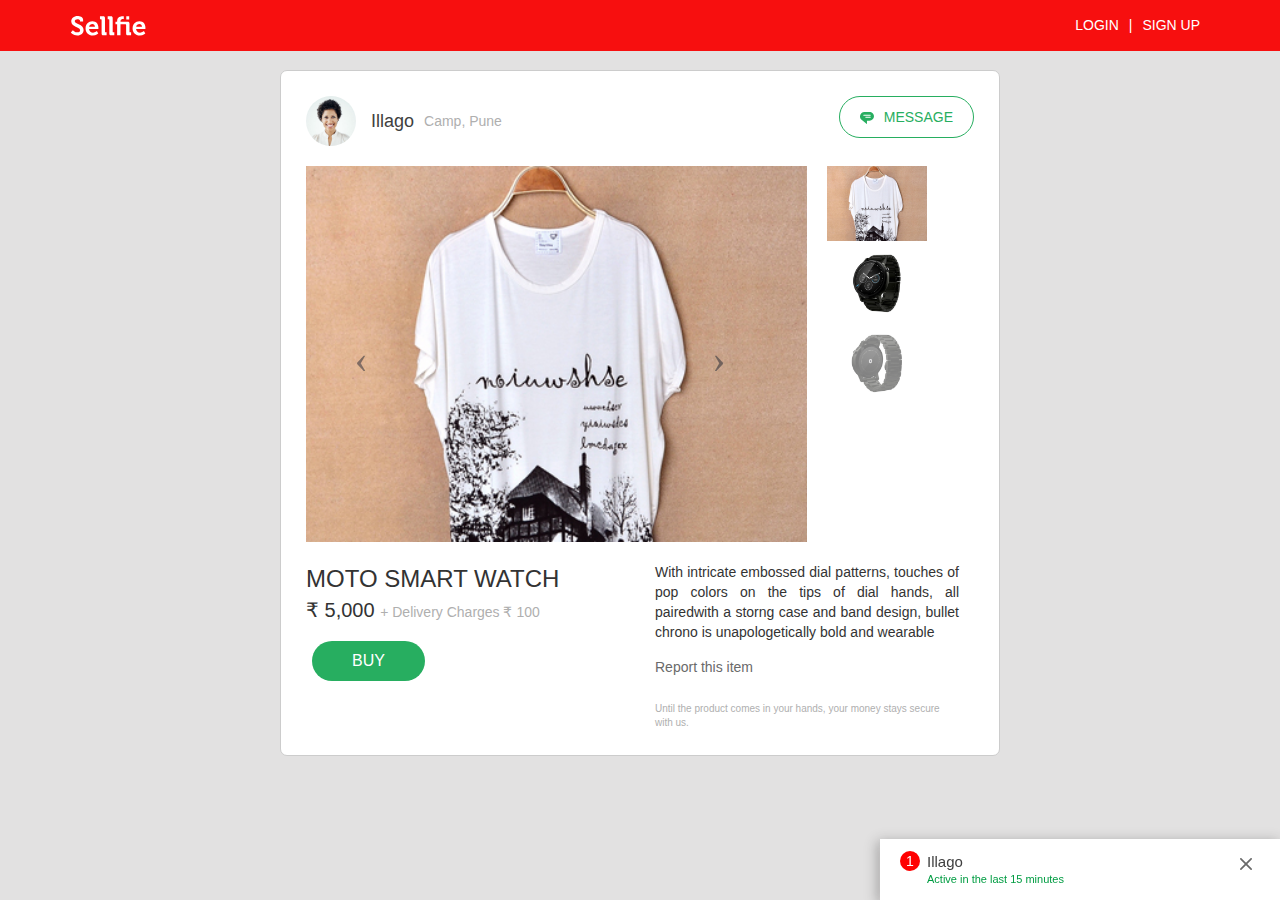
<file: chat_minus.html>
<!DOCTYPE html>
<html lang="en">
<head>
<meta charset="utf-8">
<meta name="viewport" content="width=device-width, initial-scale=1, shrink-to-fit=no">
<meta http-equiv="x-ua-compatible" content="ie=edge">

<link rel="apple-touch-icon" sizes="57x57" href="favicons/apple-icon-57x57.png">
<link rel="apple-touch-icon" sizes="60x60" href="favicons/apple-icon-60x60.png">
<link rel="apple-touch-icon" sizes="72x72" href="favicons/apple-icon-72x72.png"> 
<link rel="apple-touch-icon" sizes="76x76" href="favicons/apple-icon-76x76.png">
<link rel="apple-touch-icon" sizes="114x114" href="favicons/apple-icon-114x114.png">
<link rel="apple-touch-icon" sizes="120x120" href="favicons/apple-icon-120x120.png">
<link rel="apple-touch-icon" sizes="144x144" href="favicons/apple-icon-144x144.png">
<link rel="apple-touch-icon" sizes="152x152" href="favicons/apple-icon-152x152.png">
<link rel="apple-touch-icon" sizes="180x180" href="favicons/apple-icon-180x180.png">
<link rel="icon" type="image/png" sizes="192x192"  href="favicons/android-icon-192x192.png">
<link rel="icon" type="image/png" sizes="32x32" href="favicons/favicon-32x32.png">
<link rel="icon" type="image/png" sizes="96x96" href="favicons/favicon-96x96.png">
<link rel="icon" type="image/png" sizes="16x16" href="favicons/favicon-16x16.png">
<link rel="manifest" href="favicons/manifest.json">
<meta name="msapplication-TileColor" content="#ffffff">
<meta name="msapplication-TileImage" content="favicons/ms-icon-144x144.png">
<meta name="theme-color" content="#ffffff">

<title>Sellfie</title>

<!-- Font Awesome -->
<link rel="stylesheet" href="https://maxcdn.bootstrapcdn.com/font-awesome/4.6.0/css/font-awesome.min.css">

<!-- Bootstrap core CSS -->
<link href="css/bootstrap.min.css" rel="stylesheet">

<!-- Material Design Bootstrap -->
<link href="css/mdb.min.css" rel="stylesheet">

<!-- Your custom styles (optional) -->
<link href="css/style.css" rel="stylesheet">

<!-- Your custom styles (optional) -->
<link href="css/sellfie.css" rel="stylesheet">
</head>

<body>
<div class="red_strip">
  <div class="container">
    <div class="sellfie_logo"><a href="index.html"><img src="img/sellfie_logo.svg" class="img-responsive logo_icon"></a></div>
    <ul>
      <li><a href="javascript:void(0);" data-toggle="modal" data-target="#login">LOGIN</a></li>
      <li>|</li>
      <li><a href="javascript:void(0);" data-toggle="modal" data-target="#signup">SIGN UP</a></li>
    </ul>
  </div>
</div>
<div class="container main-content">
  <div id="preloader-container"> 
  
	<div class="small">
	<div class="chat chat_small">
	   <div class="title">
	   <div class="top">
	   <div class="noti">1</div>
	   <div class="name name_bubble">Illago <span>Active in the last 15 minutes<span></div>	   
	   <a><div class="chat_close"><img class="chat_close_ic" src="img/close.svg"></img></div></a>
	   </div>
	   </div> 	   
	   </div>
	</div>
	
    <div class="col-xs-12 col-sm-12 col-md-12 col-lg-12 page_gap">
	 
      <div class="product">
		<div class="col-xs-12 col-sm-12 col-md-12 col-lg-12 product_slider no_padding">
			<div class="profile"><img src="img/profile.png" class="img-responsive"> </div>
			<div class="profile_name">Illago<span>Camp, Pune</span></div>
			<a href="#"><div class="message"><img class="message_icon" src="img/message.svg"><span>MESSAGE</span></div>
		</div>
        <div class="col-xs-12 col-sm-12 col-md-12 col-lg-12 product_slider no_padding">
          <div id="carousel-thumb" class="carousel slide carousel-fade carousel-thumbnails" data-ride="carousel"> 
            
            <!--Slides-->
            <div class="carousel-inner" role="listbox">
              <div class="carousel-item active"> <img src="images/fashion.jpg" alt="First slide"> </div>
              <div class="carousel-item"> <img src="images/moto2.jpeg" alt="Second slide"> </div>
              <div class="carousel-item"> <img src="images/moto3.jpeg" alt="Third slide"> </div>
            </div>
            <!--/.Slides--> 
            
            <!--Thumbnails--> 
            <a class="left carousel-control" href="#carousel-thumb" role="button" data-slide="prev"> <span class="icon-prev" aria-hidden="true"></span> <span class="sr-only">Previous</span> </a> <a class="right carousel-control" href="#carousel-thumb" role="button" data-slide="next"> <span class="icon-next" aria-hidden="true"></span> <span class="sr-only">Next</span> </a> 
            <!--/.Thumbnails-->
            
            <ol class="carousel-indicators">
              <li data-target="#carousel-thumb" data-slide-to="0" class=""> <img src="images/fashion.jpg" class="img-fluid"></li>
              <li data-target="#carousel-thumb" data-slide-to="1" class=""><img src="images/moto2.jpeg" class="img-fluid"></li>
              <li data-target="#carousel-thumb" data-slide-to="2" class="active"><img src="images/moto3.jpeg" class="img-fluid"></li>
            </ol>
          </div>
        </div>
		
        <div class="col-xs-12 col-sm-6 col-md-6 col-lg-6 no_padding">
          <div class="description">
            <div class="product_name">MOTO SMART WATCH</div>
            <div class="product_at">₹ 5,000 <span>+ Delivery Charges ₹ 100</span></div>
            <div class="btn_box">
              <button type="button" class="btn btn-primary step step-1 waves-effect waves-light"  data-toggle="modal" data-target="#delivery" style="display: inline-block;"> BUY </button>
            </div>
          </div>
        </div>
		
		<div class="col-xs-12 col-sm-6 col-md-6 col-lg-6">
          <div class="description">           
            <div class="product_mg">With intricate embossed dial patterns, touches of pop colors on the tips of dial hands, all pairedwith a storng case and band design, bullet
              chrono is unapologetically bold and wearable </div>
            <div class="product_report" data-toggle="modal" data-target="#report">Report this item</div>            
            <div class="secure">Until the product comes in your hands,
              your money stays secure with us. </div>
          </div>
        </div>
		
      </div>
    </div>
    <div class="footer_gap"></div>
  </div>
</div>

<!-- Delivery Modal -->
<div class="modal fade" id="delivery" tabindex="-1" role="dialog" aria-labelledby="myModalLabel">
  <div class="modal-dialog" role="document">
    <div class="modal-content">
      <div class="modal-header">
        <button type="button" class="close" data-dismiss="modal" aria-label="Close"><span aria-hidden="true">&times;</span></button>
        <div class="space_30"></div>
        <h2 class="modal-title" id="myModalLabel">Delivery Details</h2>
      </div>
      <div class="modal-body">
        <div class="delivery_form">
          <div class="row">
            <div class="col-md-12 col-xs-12 ml_caption"><img src="img/delivery_1.png" />Personal Details</div>
            <div class="clearfix"></div>
            <div class="col-md-12">
              <div class="md-form">
                <input type="text" id="name" class="form-control">
                <label for="name" class="">Name</label>
              </div>
            </div>
            <div class="col-md-6">
              <div class="md-form">
                <input type="text" id="mobile" class="form-control">
                <label for="mobile" class="">Mobile</label>
              </div>
            </div>
            <div class="col-md-6">
              <div class="md-form">
                <input type="text" id="email" class="form-control">
                <label for="email" class="">Email Address</label>
              </div>
            </div>
            <div class="col-md-12 col-xs-12 ml_caption"><img src="img/delivery_2.png" />Location</div>
            <div class="col-md-12">
              <div class="md-form">
                <input type="text" id="address" class="form-control">
                <label for="address" class="">Address</label>
              </div>
            </div>
            <div class="col-md-6">
              <div class="md-form">
                <input type="text" id="city" class="form-control">
                <label for="city" class="">City</label>
              </div>
            </div>
            <div class="col-md-6">
              <div class="md-form">
                <input type="text" id="state" class="form-control">
                <label for="state" class="">State</label>
              </div>
            </div>
            <div class="col-md-6">
              <div class="md-form">
                <input type="text" id="pin" class="form-control">
                <label for="pin" class="">Pin Code</label>
              </div>
            </div>
            <div class="col-md-6">
              <div class="md-form">
                <input type="text" id="land" class="form-control">
                <label for="land" class="">Landmark</label>
              </div>
            </div>
            <div class="col-md-12 col-xs-12 ml_sub">We always want to give something extra</div>
            <div class="col-md-12">
              <div class="md-form">
                <input type="text" id="message" class="form-control">
                <label for="message" class="">Message</label>
              </div>
            </div>
          </div>
        </div>
      </div>
      <div class="modal-footer">
        <button type="button" class="btn btn-primary step step-1" data-step="1" onclick="sendEvent('#delivery', 2)" style="display: inline-block;"> CONTINUE </button>
        <div class="row step step-1 sign_in_tt" data-step="1" style="display: block;"> <span>By proceeding ahead, you agree </span> <a href="#" onclick="sendEvent('#delivery', 4)">Terms &amp; Conditions</a> </div>
      </div>
    </div>
  </div>
</div>

<!-- SCRIPTS --> 

<!-- JQuery --> 
<script type="text/javascript" src="js/jquery-2.2.3.min.js"></script> 

<!-- Bootstrap tooltips --> 
<script type="text/javascript" src="js/tether.min.js"></script> 

<!-- Bootstrap core JavaScript --> 
<script type="text/javascript" src="js/bootstrap.min.js"></script> 

<!-- MDB core JavaScript --> 
<script type="text/javascript" src="js/mdb.min.js"></script>
</body>
</html>
</file>
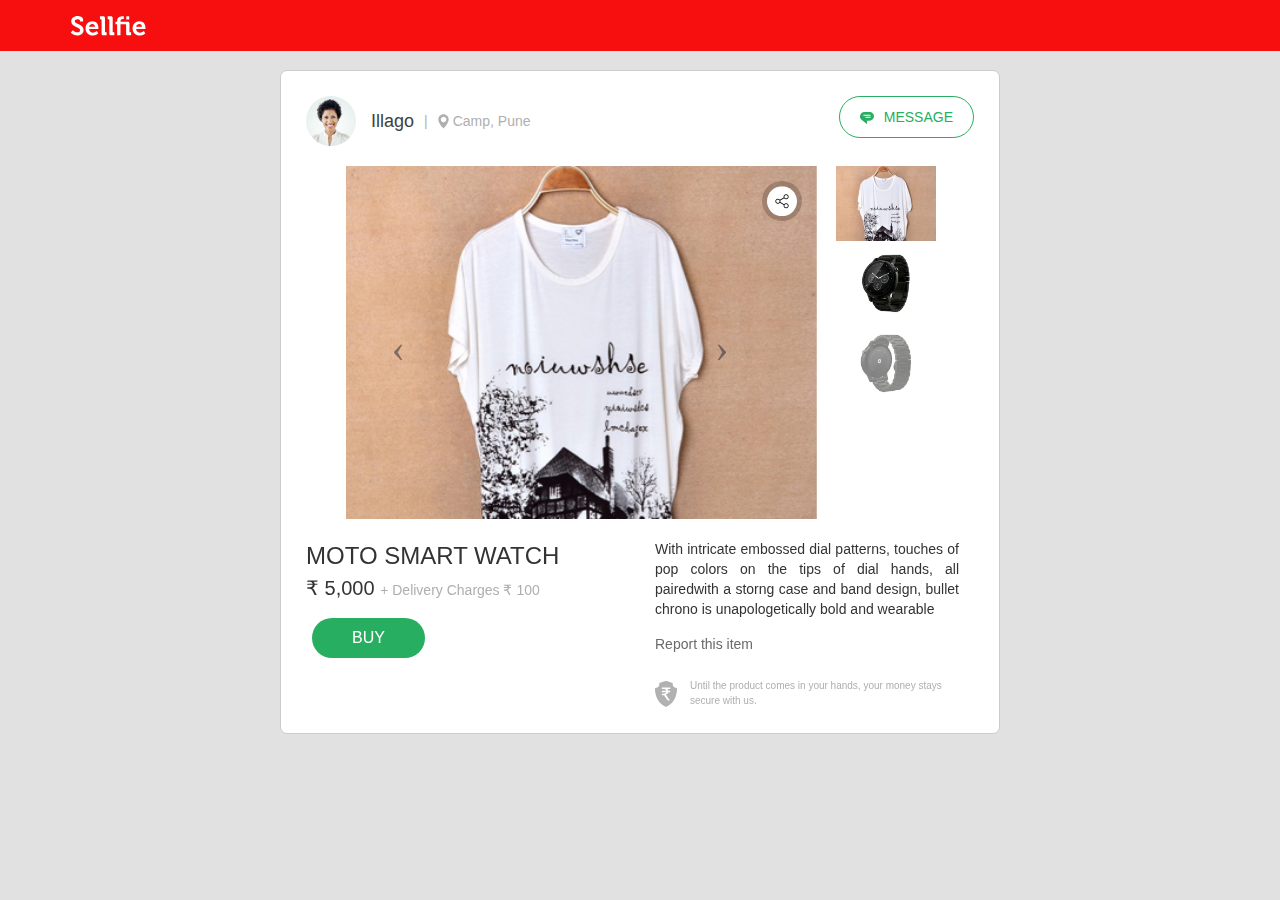
<file: product.html>
<!DOCTYPE html>
<html lang="en">
<head>
<meta charset="utf-8">
<meta name="viewport" content="width=device-width, initial-scale=1, shrink-to-fit=no,  maximum-scale=1.0">
<meta http-equiv="x-ua-compatible" content="ie=edge">
<link rel="apple-touch-icon" sizes="57x57" href="favicons/apple-icon-57x57.png">
<link rel="apple-touch-icon" sizes="60x60" href="favicons/apple-icon-60x60.png">
<link rel="apple-touch-icon" sizes="72x72" href="favicons/apple-icon-72x72.png">
<link rel="apple-touch-icon" sizes="76x76" href="favicons/apple-icon-76x76.png">
<link rel="apple-touch-icon" sizes="114x114" href="favicons/apple-icon-114x114.png">
<link rel="apple-touch-icon" sizes="120x120" href="favicons/apple-icon-120x120.png">
<link rel="apple-touch-icon" sizes="144x144" href="favicons/apple-icon-144x144.png">
<link rel="apple-touch-icon" sizes="152x152" href="favicons/apple-icon-152x152.png">
<link rel="apple-touch-icon" sizes="180x180" href="favicons/apple-icon-180x180.png">
<link rel="icon" type="image/png" sizes="192x192"  href="favicons/android-icon-192x192.png">
<link rel="icon" type="image/png" sizes="32x32" href="favicons/favicon-32x32.png">
<link rel="icon" type="image/png" sizes="96x96" href="favicons/favicon-96x96.png">
<link rel="icon" type="image/png" sizes="16x16" href="favicons/favicon-16x16.png">
<link rel="manifest" href="favicons/manifest.json">
<meta name="msapplication-TileColor" content="#ffffff">
<meta name="msapplication-TileImage" content="favicons/ms-icon-144x144.png">
<meta name="theme-color" content="#ffffff">
<title>Sellfie</title>

<!-- Font Awesome -->
<link rel="stylesheet" href="https://maxcdn.bootstrapcdn.com/font-awesome/4.6.0/css/font-awesome.min.css">

<!-- Bootstrap core CSS -->
<link href="css/bootstrap.min.css" rel="stylesheet">

<!-- Material Design Bootstrap -->
<link href="css/mdb.min.css" rel="stylesheet">

<!-- Your custom styles (optional) -->
<link href="css/style.css" rel="stylesheet">

<!-- Your custom styles (optional) -->
<link href="css/sellfie.css" rel="stylesheet">
	
</head>

<body>
<div class="red_strip">
  <div class="container">
    <div class="sellfie_logo"><a href="index.html"><img src="img/sellfie_logo.svg" class="img-responsive logo_icon"></a></div>    
  </div>
</div>
<div class="container main-content">
  <div id="preloader-container">

    <div class="chat chat_big type_hide" id="chat_box">
      <div class="title">
        <div class="top"> 
          <!--<div class="hangburger"><img class="hangburger_ic" src="img/hangburger.svg"></img></div>-->
          <div class="name">Illago <span> <div id="" class="user_status"></div> <span></div>
          <a onclick="closeChatBox();">
          <div class="chat_close"><img class="chat_close_ic" src="img/close.svg"></img></div>
          </a> <a onclick="minimiseChatBox();">
          <div class="minus"><img class="minus_ic" src="img/minus.svg"></img></div>
          </a> </div>
      </div>
	  
      <div class="type_bubble" id="chat_message_box">      

		<div class="chat_sign">	    			
		<div class="chat_sign_text">
		Lorem Ipsum is simply dummy text of the printing and typese tting industry.
		</div>  
	  <form id="login-form-chat">
        <div class="col-md-12">
                  <div class="md-form"> 
                    <input type="text" name="chat_name" id="chat_name" class="form-control">
                    <label for="chat_name" class="">Enter your name</label>
                  </div>
                </div>
        <div class="col-md-12">
                  <div class="md-form">
                    <input type="tel" maxlength="10" name="chat_mob" id="chat_mob" class="form-control">
                    <label for="chat_mob" class="">Enter your mobile number</label>
                  </div>
                </div>
        <div class="col-md-12">
                  <div class="md-form">
                    <input type="tel" maxlength="10" name="type2" id="chat_mob" class="form-control">
                    <label for="type2" class="">Type your message</label>
                  </div>
                </div>
      </div>
      <a onclick="loginAndSend();" id="login_send_btn">
      <div class="bu">SEND MESSAGE</div>
      </a> 
      <div class="send type_hide" id="chat_send_btn">
     <div class="col-md-10 col-xs-10">
      <div class="md-form">
                <input type="text" id="bun" class="form-control message_input">
                <label for="bun" class="">Type your message</label>
              </div>
      </div>  
      
      <div class="bun send_message">SEND</div>
     </div>
    </form>
	</div>
	
	  </div>

	  <!-- Product main card -->
	  <div class="col-xs-12 col-sm-12 col-md-12 col-lg-12 page_gap slider"  id ="slider" >
      <div class="product ">
        <div class="col-xs-12 col-sm-12 col-md-12 col-lg-12 product_head no_padding " >
          <a href="index.html"><div class="profile"><img src="img/profile.png" class="img-responsive"> </div></a>
          <div class="profile_name">Illago<span><div class="divider_name">|</div><img class="location_name" src="img/location_name.svg"></img>Camp, Pune</span></div>
			<a onclick="openChatBox()">
          <div class="message"><img class="message_icon" src="img/message.svg"><span>MESSAGE</span></div>
			</a>
        </div>
        <div class="col-xs-12 col-sm-12 col-md-12 col-lg-12 product_slider">
			
          <div id="carousel-thumb" class="carousel slide carousel-fade carousel-thumbnails" data-ride="carousel"> 
            
            <!--Slides-->
            <div class="carousel-inner" role="listbox">
				<div class='box-share'>     
				<div class='share-items'>
				<div class='item'><img class="facebook" src="img/share.svg"></div>
				<div class='item'><a href="#"><img class="facebook" src="img/facebook.svg"></a></div>
				<div class='item'><a href="#"><img class="facebook" src="img/google.svg"></a></div>
				<div class='item'><a href="#"><img class="facebook" src="img/twitter.svg"></a></div>
				</div>
			</div>
              <div class="carousel-item active"> <img src="images/fashion.jpg" alt="First slide"> </div>
              <div class="carousel-item"> <img src="images/moto2.jpeg" alt="Second slide"> </div>
              <div class="carousel-item"> <img src="images/moto3.jpeg" alt="Third slide"> </div>
            </div>
            <!--/.Slides--> 
            
            <!--Thumbnails--> 
            <a class="left carousel-control" href="#carousel-thumb" role="button" data-slide="prev"> <span class="icon-prev" aria-hidden="true"></span> <span class="sr-only">Previous</span> </a> <a class="right carousel-control" href="#carousel-thumb" role="button" data-slide="next"> <span class="icon-next" aria-hidden="true"></span> <span class="sr-only">Next</span> </a> 
            <!--/.Thumbnails-->
            
            <ol class="carousel-indicators">
              <li data-target="#carousel-thumb" data-slide-to="0" class=""> <img src="images/fashion.jpg" class="img-fluid"></li>
              <li data-target="#carousel-thumb" data-slide-to="1" class=""><img src="images/moto2.jpeg" class="img-fluid"></li>
              <li data-target="#carousel-thumb" data-slide-to="2" class="active"><img src="images/moto3.jpeg" class="img-fluid"></li>
            </ol>
          </div>
        </div>
        <div class="col-xs-12 col-sm-6 col-md-6 col-lg-6 no_padding">
          <div class="description">
			 
            <div class="product_name">MOTO SMART WATCH</div>
            <div class="product_at">₹ 5,000 <span>+ Delivery Charges ₹ 100</span></div>
            <div class="btn_box">
              <button type="button" onclick="slideupFn();" class="btn btn-primary step step-1 waves-effect waves-light"  style="display: inline-block;"> BUY </button>
            </div>

          </div>
        </div>
        <div class="col-xs-12 col-sm-6 col-md-6 col-lg-6">
          <div class="description">
            <div class="product_mg">With intricate embossed dial patterns, touches of pop colors on the tips of dial hands, all pairedwith a storng case and band design, bullet
              chrono is unapologetically bold and wearable </div>
            <div class="product_report" data-toggle="modal" data-target="#report">Report this item</div>
            <div class="secure">
			<div class="secure_icon"><img src="img/secure.svg"></div>
			<div class="secure_text">Until the product comes in your hands, your money stays secure with us. </div>
			</div>
          </div>
        </div>
      </div>
    </div>

	  <!--Delivery/Payment main card ( Sliding up )-->

	  <div class="col-xs-12 col-sm-12 col-md-12 col-lg-12">
		  <div class="product" style="display:none" id="delivery_slider" >
			  <div class="delivery_form" >
				  <div class="product_close">
					  <a href="#" onclick="slidedwnFn();"><img class="chat_close_ic" src="img/close.svg"></a>
				  </div>
				  <div class="section">
					  <div class="col-md-12 col-xs-12 ml_caption"><img class="pick_contact" src="img/contact.svg" />Personal Details</div>
					  <div class="clearfix"></div>
					  <div class="col-md-12">
						  <div class="md-form">  <!-- Pree pree -->
							  <input type="text" name="delivery_name" id="name" class="form-control">
							  <label for="name" data-error="Enter a valid name" class="">Name</label>
						  </div>
					  </div>
					  <div class="col-md-6 col-xs-6">
						  <div class="md-form"> <!-- Pree pree -->
							  <input type="text" name="delivery_mobile" id="mobile" class="form-control">
							  <label for="mobile" data-error="Enter a valid mobile" class="">Mobile</label>
						  </div>
					  </div>
					  <div class="col-md-6 col-xs-6">
						  <div class="md-form"> <!-- Pree pree -->
							  <input type="text" name="delivery_email" id="email" class="form-control">
							  <label for="email" data-error="Enter a valid email" class="">Email Address</label>
						  </div>
					  </div>
				  </div>

				  <div class="clearfix"></div>

				  <!-- Nav tabs -->
				  <ul class="nav nav-tabs" role="tablist">
					  <li class="nav-item">
						  <a class="nav-link active" data-toggle="tab" href="#deli" role="tab">Delivery</a>
					  </li>
					  <li class="nav-item">
						  <a class="nav-link" data-toggle="tab" href="#pickup" role="tab">Pick Up</a>
					  </li>
				  </ul>

				  <!-- Tab panels -->
				  <div class="tab-content">

					  <!--Panel 1-->
					  <div class="tab-pane  fade in active" id="deli" role="tabpanel">
						  <div class="section">
							  <div class="col-md-12 col-xs-12 ml_caption"><img class="pick_location" src="img/location.svg"></img>Location</div>
							  <div class="clearfix"></div>

							  <div class="col-md-12">
								  <div class="md-form">  <!-- Pree pree -->
									  <input type="text" name="delivery_address" id="address" class="form-control">
									  <label for="address" data-error="Enter a valid address" class="">Address</label>
								  </div>
							  </div>
							  <div class="col-md-4 col-xs-4">
								  <div class="md-form"> <!-- Pree pree -->
									  <input type="text" name="delivery_city" id="city" class="form-control">
									  <label for="city" data-error="Enter a valid city" class="">City</label>
								  </div>
							  </div>
							  <div class="col-md-4 col-xs-4">
								  <div class="md-form"> <!-- Pree pree -->
									  <input type="text" name="delivery_state" id="state" class="form-control">
									  <label for="state" data-error="Enter a valid city" class="">State</label>
								  </div>
							  </div>
							  <div class="col-md-4 col-xs-4">
								  <div class="md-form"> <!-- Pree pree -->
									  <input type="text" name="delivery_pin" id="pin" class="form-control">
									  <label for="pin" data-error="Enter a valid pincode" class="">Pin Code</label>
								  </div>
							  </div>
						  </div>
					  </div>
					  <!--/.Panel 1-->

					  <!--Panel 2-->
					  <div class="tab-pane fade" id="pickup" role="tabpanel">
						  <div class="section">
							  <div class="pickup">
								  <div class="col-md-7 col-xs-6 no_padding">
									  <div class="pick_head"><img class="pick_location" src="img/location.svg"></img>Pick Up Location</div>
									  <div class="pick_ln_text">123, John Doe, Kailash Complex, Vikhroli West, Mumbai, 400076</div>
								  </div>
								  <div class="col-md-5 col-xs-6 no_padding">
									  <div class="pick_head"><img class="pick_call" src="img/call.svg"></img>Contact Number</div>
									  <div class="pick_text">+91 99300 96559</div>
								  </div>
								  <div class="col-md-12 col-xs-12 no_padding">
									  <div class="pick_head"><img class="pick_comments" src="img/comments.svg"></img>Comments</div>
									  <div class="pick_text">Lorem ipsum dolor sit amet, consectetur adipisicing elit, sed do eiusmod tempor incididunt ut labore et dolore magna aliqua.</div>
								  </div>
							  </div>
						  </div>

					  </div>
					  <!--/.Panel 2-->
				  </div>

				  <div class="clearfix"></div>

				  <div class="">
					  <!-- Nav tabs -->
					  <ul class="nav nav-tabs" role="tablist">
						  <li class="nav-item">
							  <a class="nav-link active" data-toggle="tab" href="#panel1" role="tab">Card</a>
						  </li>
						  <li class="nav-item">
							  <a class="nav-link" data-toggle="tab" href="#panel2" role="tab">Net Banking</a>
						  </li>
						  <li class="nav-item">
							  <a class="nav-link" data-toggle="tab" href="#panel3" role="tab">Citrus Wallet</a>
						  </li>
					  </ul>

					  <!-- Tab panels -->
					  <div class="tab-content">

						  <div class="card_price_box">
							  <div class="card_price">₹ 5,100<span>( ₹5,000 + Delivery Charges ₹100 )</span></div>
						  </div>
						  <div class="clearfix"></div>

						  <!--Panel 1-->
						  <div class="tab-pane fade in active" id="panel1" role="tabpanel">

							  <div class="section">
								  <div class="new_card">
									  <div class="col-md-9 col-xs-9">
										  <div class="md-form">
										  <div class="visa"></div>
											  <input type="text" id="card1" class="form-control">
											  <label for="card1" class="">Card Number</label>
										  </div>
									  </div>
									  <div class="col-md-3 col-xs-3">
										  <div class="md-form">
											  <input type="text" id="cvv" class="form-control">
											  <label for="cvv" class="">CVV</label>
										  </div>
									  </div>
									  <div class="col-md-6 col-xs-6">
										  <div class="md-form">
											  <input type="text" id="name1" class="form-control">
											  <label for="name1" class="">Name on Card</label>
										  </div>
									  </div>
									  <div class="col-md-3 col-xs-3">
										  <div class="md-form">
											  <input type="text" id="mm" class="form-control">
											  <label for="mm" class="">MM</label>
										  </div>
									  </div>
									  <div class="col-md-3 col-xs-3">
										  <div class="md-form">
											  <input type="text" id="yy" class="form-control">
											  <label for="yy" class="">YY</label>
										  </div>
									  </div>

									  <div class="clearfix"></div>
								  </div>
							  </div>

						  </div>
						  <!--/.Panel 1-->

						  <!--Panel 2-->
						  <div class="tab-pane fade" id="panel2" role="tabpanel">
							  <div class="section">
								  <div class="net_banking">
									  <div class="bank active"><img src="img/sbi.png"></div>
									  <div class="bank"><img src="img/hdfc.png"></div>
									  <div class="bank"><img src="img/axis.png"></div>
									  <div class="bank_last"><img src="img/idbi.png"></div>
									  <div class="clearfix"></div>
								  </div>
								  <div class="banks_list">
								  
									  <select class="form-control">
										  <option value="" disabled="" selected="">Select Bank</option>
										  <option value="1">SBI</option>
										  <option value="2">HDFC</option>
										  <option value="3">Axis</option>
									  </select>
								  </div>
							  </div>
						  </div>
						  <!--/.Panel 2-->

						  <!--Panel 3-->
						  <div class="tab-pane fade" id="panel3" role="tabpanel">
							  <div class="section">
								  <div class="citrus_wallet">

									  <div class="col-md-12">
										  <div class="md-form">  <!-- Pree pree -->
											  <input type="text" name="delivery_address" id="mob" class="form-control">
											  <label for="mob" data-error="Enter a valid address" class="">Mobile Number</label>
										  </div>
									  </div>


									  <div class="col-md-12">
										  <div class="md-form">  <!-- Pree pree -->
											  <input type="text" name="delivery_address" id="pass" class="form-control">
											  <label for="pass" data-error="Enter a valid address" class="">Password</label>
										  </div>
									  </div>

									  <div class="wallet_otp">
										  Forgot Password? <a href="#">Click here to verify via OTP</a>
									  </div>

									  <div class="wallet_discount">
										  Don’t have Citrus Wallet? <a href="#">Sign Up </a>for amazing discounts
									  </div>
								  </div>
							  </div>
						  </div>
						  <!--/.Panel 3-->
						  <div class="product_button">
							  <div class="product_center">
								  <button type="submit" value="" class="btn btn-primary"> CONTINUE TO PAY</button>
							  </div>
							  <div class="sign_in_tt"> <span>By proceeding ahead, you agree </span> <a href="#">Terms &amp; Conditions</a> </div>
						  </div>
						  <div class="clearfix"></div>
					  </div>
				  </div>

			  </div>
		  </div>
	  </div>

	  <!--Commen footer gap-->

	  <div class="footer_gap"></div>

  </div>
</div>

<!-- SCRIPTS --> 

<!-- JQuery --> 
<script type="text/javascript" src="js/jquery-2.2.3.min.js"></script> 

<!-- Bootstrap tooltips --> 
<script type="text/javascript" src="js/tether.min.js"></script> 

<!-- Bootstrap core JavaScript --> 
<script type="text/javascript" src="js/bootstrap.min.js"></script> 

<!-- MDB core JavaScript --> 
<script type="text/javascript" src="js/mdb.min.js"></script>

<!-- Chat Lib -->
<script type="text/javascript" src="js/chat/quickblox.min.js"></script>

<!-- Chat Javascript -->
<script type="text/javascript" src="js/chat/chat_final.js"></script>

<!-- Validators  -->
<script type="text/javascript" src="js/validators/jquery_validator_lib.js"></script>
<script type="text/javascript" src="js/validators/custom_validator.js"></script>

<!-- Chat Controls -->

<script>
function openChatBox(){
  $('#chat_box').addClass('animated bounceIn');
  $('#chat_box').removeClass('type_hide');
  $('#chat_message_box').removeClass('type_hide');
}

function closeChatBox(){
  $('#chat_box').addClass('type_hide');
}

function minimiseChatBox(){
  if($('#chat_box').hasClass('minimized')){
    $('#chat_box').removeClass('minimized');
    openChatBox();
  } else {
    $('#chat_message_box').addClass('type_hide');
    $('#chat_box').addClass('minimized');
  }
}
</script>

<script>

//signup user


function loginAndSend(){

  $('#chat_preloader').removeClass('type_hide');
   $('#login-form-chat').addClass('type_hide');

  //Do ajax call to server, login the user and login to chat
  formData = $('#login-form-chat').serialize();

  $.ajax({ 
      url: 'https://httpbin.org/get',
      data: formData,
      type: 'get',
      success: function(response) {
        console.log(response);
          chatClick();
      },
      error: function() {
         
      }
   });
}

</script>

<script>


function slideupFn(){
	$('#slider').toggleClass('closed');
	$('#delivery_slider').fadeIn();
}

function slidedwnFn(){
	$('#slider').toggleClass('closed');
	$('#delivery_slider').fadeOut();
}


</script>

</body>
</html>
</file>
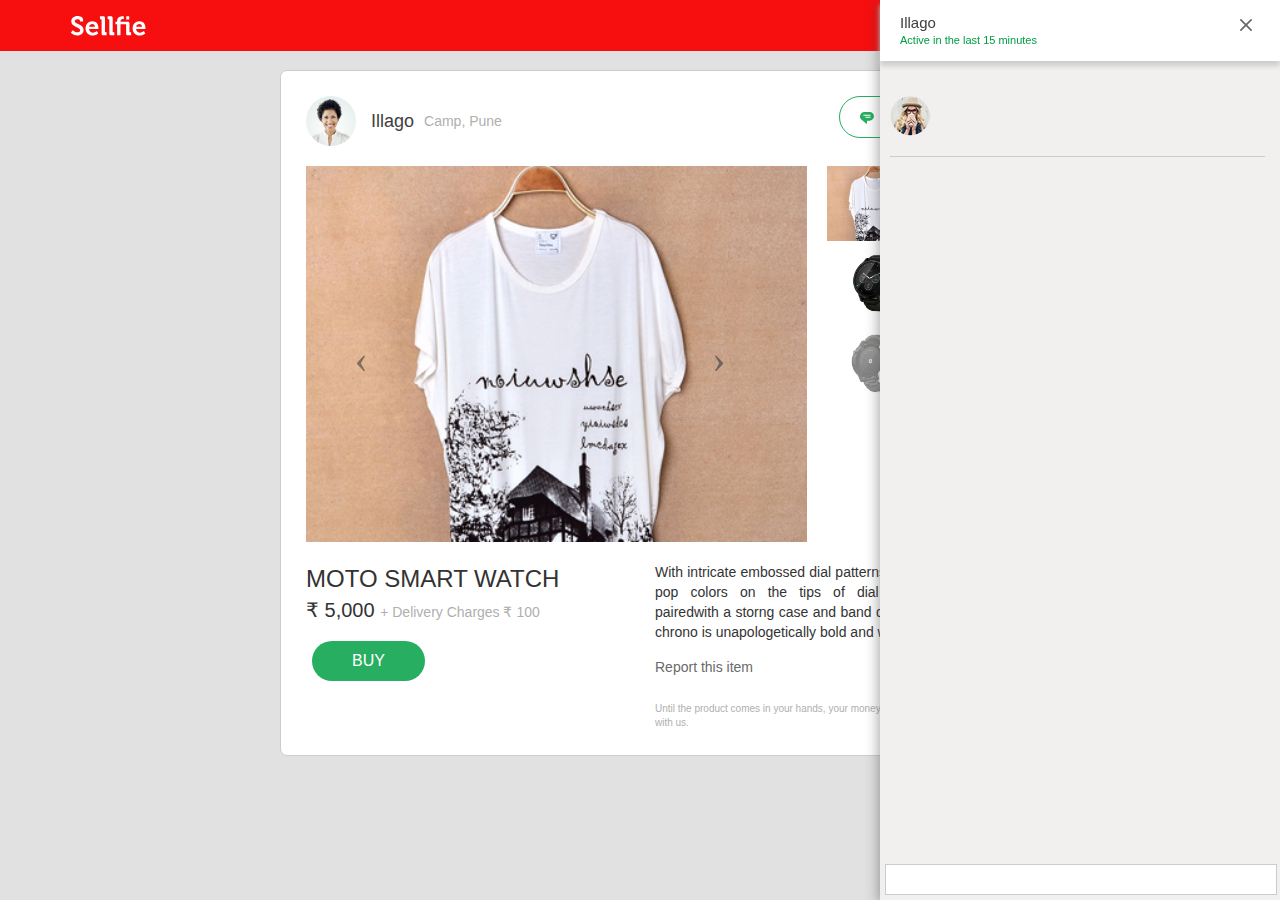
<file: recent.html>
<!DOCTYPE html>
<html lang="en">
<head>
<meta charset="utf-8">
<meta name="viewport" content="width=device-width, initial-scale=1, shrink-to-fit=no">
<meta http-equiv="x-ua-compatible" content="ie=edge">
<link rel="apple-touch-icon" sizes="57x57" href="favicons/apple-icon-57x57.png">
<link rel="apple-touch-icon" sizes="60x60" href="favicons/apple-icon-60x60.png">
<link rel="apple-touch-icon" sizes="72x72" href="favicons/apple-icon-72x72.png">
<link rel="apple-touch-icon" sizes="76x76" href="favicons/apple-icon-76x76.png">
<link rel="apple-touch-icon" sizes="114x114" href="favicons/apple-icon-114x114.png">
<link rel="apple-touch-icon" sizes="120x120" href="favicons/apple-icon-120x120.png">
<link rel="apple-touch-icon" sizes="144x144" href="favicons/apple-icon-144x144.png">
<link rel="apple-touch-icon" sizes="152x152" href="favicons/apple-icon-152x152.png">
<link rel="apple-touch-icon" sizes="180x180" href="favicons/apple-icon-180x180.png">
<link rel="icon" type="image/png" sizes="192x192"  href="favicons/android-icon-192x192.png">
<link rel="icon" type="image/png" sizes="32x32" href="favicons/favicon-32x32.png">
<link rel="icon" type="image/png" sizes="96x96" href="favicons/favicon-96x96.png">
<link rel="icon" type="image/png" sizes="16x16" href="favicons/favicon-16x16.png">
<link rel="manifest" href="favicons/manifest.json">
<meta name="msapplication-TileColor" content="#ffffff">
<meta name="msapplication-TileImage" content="favicons/ms-icon-144x144.png">
<meta name="theme-color" content="#ffffff">
<title>Sellfie</title>

<!-- Font Awesome -->
<link rel="stylesheet" href="https://maxcdn.bootstrapcdn.com/font-awesome/4.6.0/css/font-awesome.min.css">

<!-- Bootstrap core CSS -->
<link href="css/bootstrap.min.css" rel="stylesheet">

<!-- Material Design Bootstrap -->
<link href="css/mdb.min.css" rel="stylesheet">

<!-- Your custom styles (optional) -->
<link href="css/style.css" rel="stylesheet">

<!-- Your custom styles (optional) -->
<link href="css/sellfie.css" rel="stylesheet">
</head>

<body>
<div class="red_strip">
  <div class="container">
    <div class="sellfie_logo"><a href="index.html"><img src="img/sellfie_logo.svg" class="img-responsive logo_icon"></a></div>
    <ul>
      <li><a href="javascript:void(0);" data-toggle="modal" data-target="#login">LOGIN</a></li>
      <li>|</li>
      <li><a href="javascript:void(0);" data-toggle="modal" data-target="#signup">SIGN UP</a></li>
    </ul>
  </div>
</div>
<div class="container main-content">
  <div id="preloader-container">
    <div class="chat chat_big">
      <div class="title">
        <div class="top"> 
          <!-- <a><div class="hangburger"><img class="hangburger_ic" src="img/hangburger.svg"></img></div></a> -->
          <div class="name">Illago <span>Active in the last 15 minutes<span></div>
          <a>
          <div class="chat_close"><img class="chat_close_ic" src="img/close.svg"></img></div>
          </a> 
          <!-- <a><div class="minus"><img class="minus_ic" src="img/minus.svg"></img></div></a> --> 
        </div>
      </div>
      <div class="type type_bubble">
        <div class="contacts"> <img src="img/admin.jpg"></img> </div>
      </div>
      <div class="send">
        <div class="col-md-10 col-xs-10">
          <div class="md-form">
            <input type="text" id="bun" class="form-control">
            <label for="bun" class="">Type your message</label>
          </div>
        </div>
        <div class="bun">SEND</div>
      </div>
    </div>
    <div class="col-xs-12 col-sm-12 col-md-12 col-lg-12 page_gap">
      <div class="product">
        <div class="col-xs-12 col-sm-12 col-md-12 col-lg-12 product_slider no_padding">
          <div class="profile"><img src="img/profile.png" class="img-responsive"> </div>
          <div class="profile_name">Illago<span>Camp, Pune</span></div>
          <a href="#">
          <div class="message"><img class="message_icon" src="img/message.svg"><span>MESSAGE</span></div>
        </div>
        <div class="col-xs-12 col-sm-12 col-md-12 col-lg-12 product_slider no_padding">
          <div id="carousel-thumb" class="carousel slide carousel-fade carousel-thumbnails" data-ride="carousel"> 
            
            <!--Slides-->
            <div class="carousel-inner" role="listbox">
              <div class="carousel-item active"> <img src="images/fashion.jpg" alt="First slide"> </div>
              <div class="carousel-item"> <img src="images/moto2.jpeg" alt="Second slide"> </div>
              <div class="carousel-item"> <img src="images/moto3.jpeg" alt="Third slide"> </div>
            </div>
            <!--/.Slides--> 
            
            <!--Thumbnails--> 
            <a class="left carousel-control" href="#carousel-thumb" role="button" data-slide="prev"> <span class="icon-prev" aria-hidden="true"></span> <span class="sr-only">Previous</span> </a> <a class="right carousel-control" href="#carousel-thumb" role="button" data-slide="next"> <span class="icon-next" aria-hidden="true"></span> <span class="sr-only">Next</span> </a> 
            <!--/.Thumbnails-->
            
            <ol class="carousel-indicators">
              <li data-target="#carousel-thumb" data-slide-to="0" class=""> <img src="images/fashion.jpg" class="img-fluid"></li>
              <li data-target="#carousel-thumb" data-slide-to="1" class=""><img src="images/moto2.jpeg" class="img-fluid"></li>
              <li data-target="#carousel-thumb" data-slide-to="2" class="active"><img src="images/moto3.jpeg" class="img-fluid"></li>
            </ol>
          </div>
        </div>
        <div class="col-xs-12 col-sm-6 col-md-6 col-lg-6 no_padding">
          <div class="description">
            <div class="product_name">MOTO SMART WATCH</div>
            <div class="product_at">₹ 5,000 <span>+ Delivery Charges ₹ 100</span></div>
            <div class="btn_box">
              <button type="button" class="btn btn-primary step step-1 waves-effect waves-light"  data-toggle="modal" data-target="#delivery" style="display: inline-block;"> BUY </button>
            </div>
          </div>
        </div>
        <div class="col-xs-12 col-sm-6 col-md-6 col-lg-6">
          <div class="description">
            <div class="product_mg">With intricate embossed dial patterns, touches of pop colors on the tips of dial hands, all pairedwith a storng case and band design, bullet
              chrono is unapologetically bold and wearable </div>
            <div class="product_report" data-toggle="modal" data-target="#report">Report this item</div>
            <div class="secure">Until the product comes in your hands,
              your money stays secure with us. </div>
          </div>
        </div>
      </div>
    </div>
    <div class="footer_gap"></div>
  </div>
</div>

<!-- Delivery Modal -->
<div class="modal fade" id="delivery" tabindex="-1" role="dialog" aria-labelledby="myModalLabel">
  <div class="modal-dialog" role="document">
    <div class="modal-content">
      <div class="modal-header">
        <button type="button" class="close" data-dismiss="modal" aria-label="Close"><span aria-hidden="true">&times;</span></button>
        <div class="space_30"></div>
        <h2 class="modal-title" id="myModalLabel">Delivery Details</h2>
      </div>
      <div class="modal-body">
        <div class="delivery_form">
          <div class="row">
            <div class="col-md-12 col-xs-12 ml_caption"><img src="img/delivery_1.png" />Personal Details</div>
            <div class="clearfix"></div>
            <div class="col-md-12">
              <div class="md-form">
                <input type="text" id="name" class="form-control">
                <label for="name" class="">Name</label>
              </div>
            </div>
            <div class="col-md-6">
              <div class="md-form">
                <input type="text" id="mobile" class="form-control">
                <label for="mobile" class="">Mobile</label>
              </div>
            </div>
            <div class="col-md-6">
              <div class="md-form">
                <input type="text" id="email" class="form-control">
                <label for="email" class="">Email Address</label>
              </div>
            </div>
            <div class="col-md-12 col-xs-12 ml_caption"><img src="img/delivery_2.png" />Location</div>
            <div class="col-md-12">
              <div class="md-form">
                <input type="text" id="address" class="form-control">
                <label for="address" class="">Address</label>
              </div>
            </div>
            <div class="col-md-6">
              <div class="md-form">
                <input type="text" id="city" class="form-control">
                <label for="city" class="">City</label>
              </div>
            </div>
            <div class="col-md-6">
              <div class="md-form">
                <input type="text" id="state" class="form-control">
                <label for="state" class="">State</label>
              </div>
            </div>
            <div class="col-md-6">
              <div class="md-form">
                <input type="text" id="pin" class="form-control">
                <label for="pin" class="">Pin Code</label>
              </div>
            </div>
            <div class="col-md-6">
              <div class="md-form">
                <input type="text" id="land" class="form-control">
                <label for="land" class="">Landmark</label>
              </div>
            </div>
            <div class="col-md-12 col-xs-12 ml_sub">We always want to give something extra</div>
            <div class="col-md-12">
              <div class="md-form">
                <input type="text" id="message" class="form-control">
                <label for="message" class="">Message</label>
              </div>
            </div>
          </div>
        </div>
      </div>
      <div class="modal-footer">
        <button type="button" class="btn btn-primary step step-1" data-step="1" onclick="sendEvent('#delivery', 2)" style="display: inline-block;"> CONTINUE </button>
        <div class="row step step-1 sign_in_tt" data-step="1" style="display: block;"> <span>By proceeding ahead, you agree </span> <a href="#" onclick="sendEvent('#delivery', 4)">Terms &amp; Conditions</a> </div>
      </div>
    </div>
  </div>
</div>

<!-- Cards Modal -->
<div class="modal fade" id="card" tabindex="-1" role="dialog" aria-labelledby="myModalLabel">
  <div class="modal-dialog" role="document">
    <div class="modal-content">
      <div class="modal-header">
        <button type="button" class="close" data-dismiss="modal" aria-label="Close"><span aria-hidden="true">&times;</span></button>
        <div class="card_price_box">
          <div class="card_price">₹ 5,100<span>( ₹5,000 + Delivery Charges ₹100 )</span></div>
          <div class="card_back"><a href="#" class="step step-2" data-step="2" onclick="sendEvent('#delivery', 1)" style="display: inline;">&lt; Back to Delivery Details</a></div>
        </div>
      </div>
      <div class="modal-body">
        <div class="card_form"> 
          <!-- Nav tabs -->
          <ul class="nav nav-tabs" role="tablist">
            <li class="nav-item"> <a class="nav-link active" data-toggle="tab" href="#cards" role="tab">CARDS</a> </li>
            <li class="nav-item"> <a class="nav-link" data-toggle="tab" href="#net" role="tab">NET BANKING</a> </li>
            <li class="nav-item"> <a class="nav-link" data-toggle="tab" href="#wallet" role="tab">CITRUS WALLET</a> </li>
          </ul>
          
          <!-- Tab panels -->
          <div class="tab-content"> 
            <!--Panel 1-->
            <div class="tab-pane fade in active" id="cards" role="tabpanel">
              <div id="second_nav"> 
                <!-- Second Nav tabs -->
                <ul class="nav nav-tabs" role="tablist">
                  <li class="nav-item"> <a class="nav-link active" data-toggle="tab" href="#panel1" role="tab">Panel 1</a> </li>
                  <li class="nav-item"> <a class="nav-link" data-toggle="tab" href="#panel2" role="tab">Panel 2</a> </li>
                </ul>
                
                <!-- Tab panels -->
                <div class="tab-content"> 
                  
                  <!--Panel 1-->
                  <div class="tab-pane active" id="panel1" role="tabpanel">
                    <div class="no_card_box">
                      <div class="no_card_image"> <img src="img/No-Saved-Cards_Desktop.gif" /></div>
                      <div class="no_cards">You have no Saved Cards</div>
                      <div class="card_button">
                        <button type="button" class="btn btn-primary"> Add Card </button>
                      </div>
                    </div>
                    <div class="clearfix"></div>
                  </div>
                  <!--/.Panel 1--> 
                  
                  <!--Panel 2-->
                  <div class="tab-pane" id="panel2" role="tabpanel">
                    <div class="new_card_box">
                      <div class="new_card">
                        <div class="col-md-12">
                          <div class="md-form">
                            <input type="text" id="card1" class="form-control">
                            <label for="card1" class="">Card Number</label>
                          </div>
                        </div>
                        <div class="col-md-12">
                          <div class="md-form">
                            <input type="text" id="name1" class="form-control">
                            <label for="name1" class="">Name</label>
                          </div>
                        </div>
                        <div class="col-md-12 expiry">Expiry Date</div>
                        <div class="col-md-3">
                          <div class="md-form">
                            <input type="text" id="mm" class="form-control">
                            <label for="mm" class="">MM</label>
                          </div>
                        </div>
                        <div class="col-md-3">
                          <div class="md-form">
                            <input type="text" id="yy" class="form-control">
                            <label for="yy" class="">YY</label>
                          </div>
                        </div>
                        <div class="col-md-4">
                          <div class="md-form">
                            <input type="text" id="cvv" class="form-control">
                            <label for="cvv" class="">CVV</label>
                          </div>
                        </div>
                        <div class="tooltip_cvv"> <a class="white-tooltip" data-toggle="tooltip" title="<img src='img/cvv_text.jpg'/>"> <img src="img/cvv.png"/> </a> </div>
                        <div class="clearfix"></div>
                      </div>
                      <div class="new_card_text">
                        <input type="checkbox" class="filled-in" id="filled-in-box" checked="checked">
                        <label for="filled-in-box">Saved Card</label>
                      </div>
                    </div>
                    <div class="card_button">
                      <button type="button" class="btn btn-primary"> Continue to Pay </button>
                    </div>
                  </div>
                  <div class="clearfix"></div>
                  <!--/.Panel 2--> 
                  
                </div>
              </div>
            </div>
            <!--/.Panel 1--> 
            
            <!--Panel 2-->
            <div class="tab-pane fade" id="net" role="tabpanel"> <br>
              <p>Content for Panel 2</p>
            </div>
            <!--/.Panel 2--> 
            
            <!--Panel 3-->
            <div class="tab-pane fade" id="wallet" role="tabpanel"> <br>
              <p>Content for Panel 3</p>
            </div>
            <!--/.Panel 3--> 
            
            <!--Panel 4-->
            <div class="tab-pane fade" id="panel4" role="tabpanel"> <br>
              <p>Content for Panel 4</p>
            </div>
            <!--/.Panel 4--> 
            
          </div>
        </div>
      </div>
      <!-- <div class="modal-footer">
        <button type="button" class="btn btn-primary step step-1" data-step="1" onclick="sendEvent('#delivery', 2)" style="display: inline-block;"> CONTINUE </button>
        <div class="row step step-1 sign_in_tt" data-step="1" style="display: block;"> <span>By proceeding ahead, you agree </span> <a href="#" onclick="sendEvent('#delivery', 4)">Terms &amp; Conditions</a> </div>
      </div> --> 
    </div>
  </div>
</div>

<!-- SCRIPTS --> 

<!-- JQuery --> 
<script type="text/javascript" src="js/jquery-2.2.3.min.js"></script> 

<!-- Bootstrap tooltips --> 
<script type="text/javascript" src="js/tether.min.js"></script> 

<!-- Bootstrap core JavaScript --> 
<script type="text/javascript" src="js/bootstrap.min.js"></script> 

<!-- MDB core JavaScript --> 
<script type="text/javascript" src="js/mdb.min.js"></script>
</body>
</html>
</file>
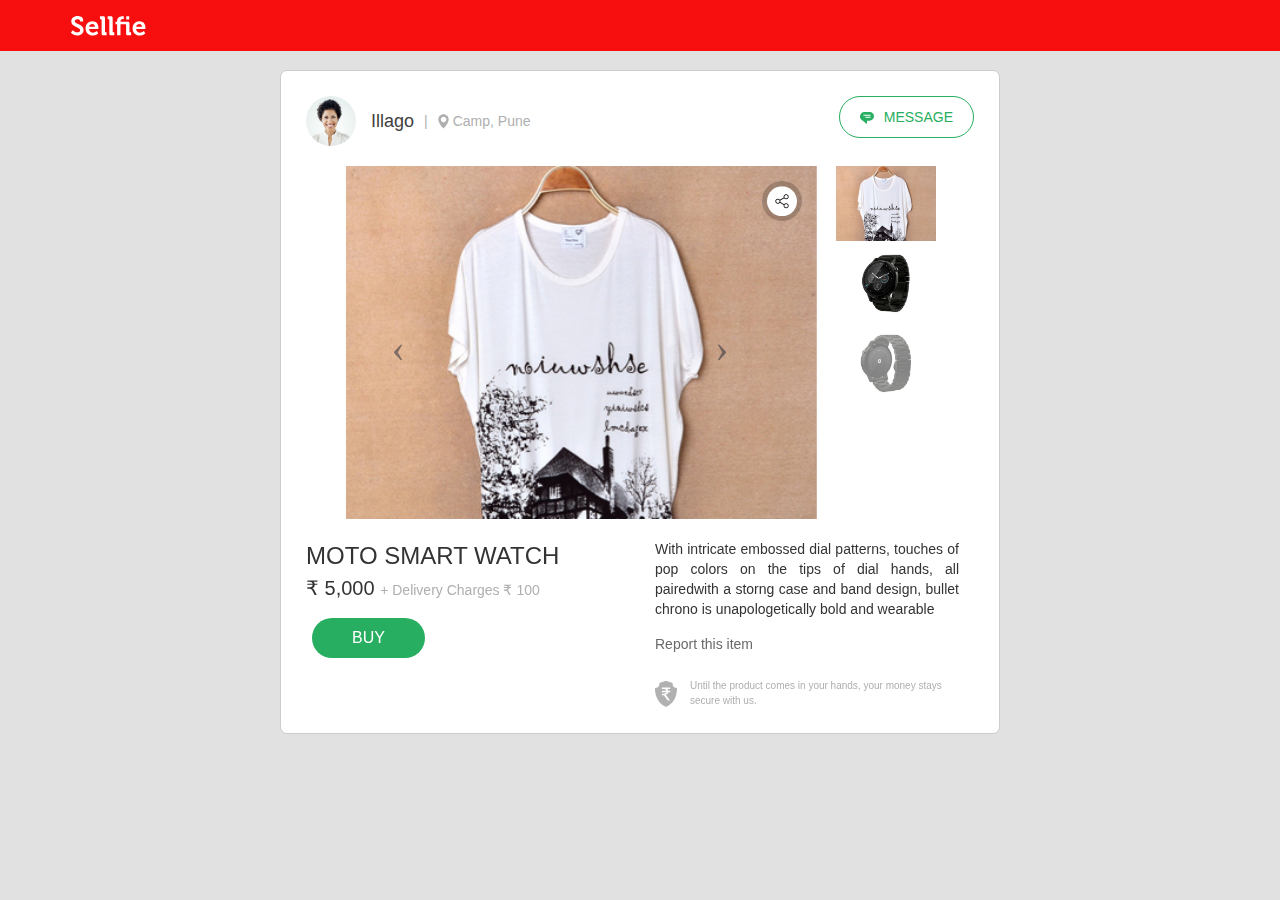
<file: success.html>
<!DOCTYPE html>
<html lang="en">
<head>
<meta charset="utf-8">
<meta name="viewport" content="width=device-width, initial-scale=1, shrink-to-fit=no,  maximum-scale=1.0">
<meta http-equiv="x-ua-compatible" content="ie=edge">
<link rel="apple-touch-icon" sizes="57x57" href="favicons/apple-icon-57x57.png">
<link rel="apple-touch-icon" sizes="60x60" href="favicons/apple-icon-60x60.png">
<link rel="apple-touch-icon" sizes="72x72" href="favicons/apple-icon-72x72.png">
<link rel="apple-touch-icon" sizes="76x76" href="favicons/apple-icon-76x76.png">
<link rel="apple-touch-icon" sizes="114x114" href="favicons/apple-icon-114x114.png">
<link rel="apple-touch-icon" sizes="120x120" href="favicons/apple-icon-120x120.png">
<link rel="apple-touch-icon" sizes="144x144" href="favicons/apple-icon-144x144.png">
<link rel="apple-touch-icon" sizes="152x152" href="favicons/apple-icon-152x152.png">
<link rel="apple-touch-icon" sizes="180x180" href="favicons/apple-icon-180x180.png">
<link rel="icon" type="image/png" sizes="192x192"  href="favicons/android-icon-192x192.png">
<link rel="icon" type="image/png" sizes="32x32" href="favicons/favicon-32x32.png">
<link rel="icon" type="image/png" sizes="96x96" href="favicons/favicon-96x96.png">
<link rel="icon" type="image/png" sizes="16x16" href="favicons/favicon-16x16.png">
<link rel="manifest" href="favicons/manifest.json">
<meta name="msapplication-TileColor" content="#ffffff">
<meta name="msapplication-TileImage" content="favicons/ms-icon-144x144.png">
<meta name="theme-color" content="#ffffff">
<title>Sellfie</title>

<!-- Font Awesome -->
<link rel="stylesheet" href="https://maxcdn.bootstrapcdn.com/font-awesome/4.6.0/css/font-awesome.min.css">

<!-- Bootstrap core CSS -->
<link href="css/bootstrap.min.css" rel="stylesheet">

<!-- Material Design Bootstrap -->
<link href="css/mdb.min.css" rel="stylesheet">

<!-- Your custom styles (optional) -->
<link href="css/style.css" rel="stylesheet">

<!-- Your custom styles (optional) -->
<link href="css/sellfie.css" rel="stylesheet">
	
</head>

<body>
<div class="red_strip">
  <div class="container">
    <div class="sellfie_logo"><a href="index.html"><img src="img/sellfie_logo.svg" class="img-responsive logo_icon"></a></div>    
  </div>
</div>
<div class="container main-content">
  <div id="preloader-container">   

	  <!-- Product main card -->
	  <div class="col-xs-12 col-sm-12 col-md-12 col-lg-12 page_gap slider"  id ="slider" >
      <div class="product ">
        <div class="col-xs-12 col-sm-12 col-md-12 col-lg-12 product_head no_padding " >
          <div class="profile"><img src="img/profile.png" class="img-responsive"> </div>
          <div class="profile_name">Illago<span><div class="divider_name">|</div><img class="location_name" src="img/location_name.svg"></img>Camp, Pune</span></div>
			<a onclick="openChatBox()">
          <div class="message"><img class="message_icon" src="img/message.svg"><span>MESSAGE</span></div>
			</a>
        </div>
        <div class="col-xs-12 col-sm-12 col-md-12 col-lg-12 product_slider">
			
          <div id="carousel-thumb" class="carousel slide carousel-fade carousel-thumbnails" data-ride="carousel"> 
            
            <!--Slides-->
            <div class="carousel-inner" role="listbox">
				<div class='box-share'>     
				<div class='share-items'>
				<div class='item'><img class="facebook" src="img/share.svg"></div>
				<div class='item'><a href="#"><img class="facebook" src="img/facebook.svg"></a></div>
				<div class='item'><a href="#"><img class="facebook" src="img/google.svg"></a></div>
				<div class='item'><a href="#"><img class="facebook" src="img/twitter.svg"></a></div>
				</div>
			</div>
              <div class="carousel-item active"> <img src="images/fashion.jpg" alt="First slide"> </div>
              <div class="carousel-item"> <img src="images/moto2.jpeg" alt="Second slide"> </div>
              <div class="carousel-item"> <img src="images/moto3.jpeg" alt="Third slide"> </div>
            </div>
            <!--/.Slides--> 
            
            <!--Thumbnails--> 
            <a class="left carousel-control" href="#carousel-thumb" role="button" data-slide="prev"> <span class="icon-prev" aria-hidden="true"></span> <span class="sr-only">Previous</span> </a> <a class="right carousel-control" href="#carousel-thumb" role="button" data-slide="next"> <span class="icon-next" aria-hidden="true"></span> <span class="sr-only">Next</span> </a> 
            <!--/.Thumbnails-->
            
            <ol class="carousel-indicators">
              <li data-target="#carousel-thumb" data-slide-to="0" class=""> <img src="images/fashion.jpg" class="img-fluid"></li>
              <li data-target="#carousel-thumb" data-slide-to="1" class=""><img src="images/moto2.jpeg" class="img-fluid"></li>
              <li data-target="#carousel-thumb" data-slide-to="2" class="active"><img src="images/moto3.jpeg" class="img-fluid"></li>
            </ol>
          </div>
        </div>
        <div class="col-xs-12 col-sm-6 col-md-6 col-lg-6 no_padding">
          <div class="description">
			 
            <div class="product_name">MOTO SMART WATCH</div>
            <div class="product_at">₹ 5,000 <span>+ Delivery Charges ₹ 100</span></div>
            <div class="btn_box">
              <button type="button" onclick="slideupFn();" class="btn btn-primary step step-1 waves-effect waves-light"  style="display: inline-block;"> BUY </button>
            </div>

          </div>
        </div>
        <div class="col-xs-12 col-sm-6 col-md-6 col-lg-6">
          <div class="description">
            <div class="product_mg">With intricate embossed dial patterns, touches of pop colors on the tips of dial hands, all pairedwith a storng case and band design, bullet
              chrono is unapologetically bold and wearable </div>
            <div class="product_report" data-toggle="modal" data-target="#report">Report this item</div>
            <div class="secure">
			<div class="secure_icon"><img src="img/secure.svg"></div>
			<div class="secure_text">Until the product comes in your hands, your money stays secure with us. </div>
			</div>
          </div>
        </div>
      </div>
    </div>

	  <!--Delivery/Payment main card ( Sliding up )-->

	  <div class="col-xs-12 col-sm-12 col-md-12 col-lg-12">
		  <div class="product" style="display:none" id="delivery_slider" >
			  <div class="delivery_form" >
				  <div class="product_close">
					  <a href="#" onclick="slidedwnFn();"><img class="chat_close_ic" src="img/close.svg"></a>
				  </div>
				  <div class="section">
					  <div class="col-md-12 col-xs-12 ml_caption"><img class="pick_contact" src="img/contact.svg" />Personal Details</div>
					  <div class="clearfix"></div>
					  <div class="col-md-12">
						  <div class="md-form">  <!-- Pree pree -->
							  <input type="text" name="delivery_name" id="name" class="form-control">
							  <label for="name" data-error="Enter a valid name" class="">Name</label>
						  </div>
					  </div>
					  <div class="col-md-6 col-xs-6">
						  <div class="md-form"> <!-- Pree pree -->
							  <input type="text" name="delivery_mobile" id="mobile" class="form-control">
							  <label for="mobile" data-error="Enter a valid mobile" class="">Mobile</label>
						  </div>
					  </div>
					  <div class="col-md-6 col-xs-6">
						  <div class="md-form"> <!-- Pree pree -->
							  <input type="text" name="delivery_email" id="email" class="form-control">
							  <label for="email" data-error="Enter a valid email" class="">Email Address</label>
						  </div>
					  </div>
				  </div>

				  <div class="clearfix"></div>

				  <!-- Nav tabs -->
				  <ul class="nav nav-tabs" role="tablist">
					  <li class="nav-item">
						  <a class="nav-link active" data-toggle="tab" href="#deli" role="tab">Delivery</a>
					  </li>
					  <li class="nav-item">
						  <a class="nav-link" data-toggle="tab" href="#pickup" role="tab">Pick Up</a>
					  </li>
				  </ul>

				  <!-- Tab panels -->
				  <div class="tab-content">

					  <!--Panel 1-->
					  <div class="tab-pane  fade in active" id="deli" role="tabpanel">
						  <div class="section">
							  <div class="col-md-12 col-xs-12 ml_caption"><img class="pick_location" src="img/location.svg"></img>Location</div>
							  <div class="clearfix"></div>

							  <div class="col-md-12">
								  <div class="md-form">  <!-- Pree pree -->
									  <input type="text" name="delivery_address" id="address" class="form-control">
									  <label for="address" data-error="Enter a valid address" class="">Address</label>
								  </div>
							  </div>
							  <div class="col-md-4 col-xs-4">
								  <div class="md-form"> <!-- Pree pree -->
									  <input type="text" name="delivery_city" id="city" class="form-control">
									  <label for="city" data-error="Enter a valid city" class="">City</label>
								  </div>
							  </div>
							  <div class="col-md-4 col-xs-4">
								  <div class="md-form"> <!-- Pree pree -->
									  <input type="text" name="delivery_state" id="state" class="form-control">
									  <label for="state" data-error="Enter a valid city" class="">State</label>
								  </div>
							  </div>
							  <div class="col-md-4 col-xs-4">
								  <div class="md-form"> <!-- Pree pree -->
									  <input type="text" name="delivery_pin" id="pin" class="form-control">
									  <label for="pin" data-error="Enter a valid pincode" class="">Pin Code</label>
								  </div>
							  </div>
						  </div>
					  </div>
					  <!--/.Panel 1-->

					  <!--Panel 2-->
					  <div class="tab-pane fade" id="pickup" role="tabpanel">
						  <div class="section">
							  <div class="pickup">
								  <div class="col-md-7 col-xs-6 no_padding">
									  <div class="pick_head"><img class="pick_location" src="img/location.svg"></img>Pick Up Location</div>
									  <div class="pick_ln_text">123, John Doe, Kailash Complex, Vikhroli West, Mumbai, 400076</div>
								  </div>
								  <div class="col-md-5 col-xs-6 no_padding">
									  <div class="pick_head"><img class="pick_call" src="img/call.svg"></img>Contact Number</div>
									  <div class="pick_text">+91 99300 96559</div>
								  </div>
								  <div class="col-md-12 col-xs-12 no_padding">
									  <div class="pick_head"><img class="pick_comments" src="img/comments.svg"></img>Comments</div>
									  <div class="pick_text">Lorem ipsum dolor sit amet, consectetur adipisicing elit, sed do eiusmod tempor incididunt ut labore et dolore magna aliqua.</div>
								  </div>
							  </div>
						  </div>

					  </div>
					  <!--/.Panel 2-->
				  </div>

				  <div class="clearfix"></div>

				  <div class="">
					  <!-- Nav tabs -->
					  <ul class="nav nav-tabs" role="tablist">
						  <li class="nav-item">
							  <a class="nav-link active" data-toggle="tab" href="#panel1" role="tab">Card</a>
						  </li>
						  <li class="nav-item">
							  <a class="nav-link" data-toggle="tab" href="#panel2" role="tab">Net Banking</a>
						  </li>
						  <li class="nav-item">
							  <a class="nav-link" data-toggle="tab" href="#panel3" role="tab">Citrus Wallet</a>
						  </li>
					  </ul>

					  <!-- Tab panels -->
					  <div class="tab-content">

						  <div class="card_price_box">
							  <div class="card_price">₹ 5,100<span>( ₹5,000 + Delivery Charges ₹100 )</span></div>
						  </div>
						  <div class="clearfix"></div>

						  <!--Panel 1-->
						  <div class="tab-pane fade in active" id="panel1" role="tabpanel">

							  <div class="section">
								  <div class="new_card">
									  <div class="col-md-9 col-xs-9">
										  <div class="md-form">
										  <div class="visa"></div>
											  <input type="text" id="card1" class="form-control">
											  <label for="card1" class="">Card Number</label>
										  </div>
									  </div>
									  <div class="col-md-3 col-xs-3">
										  <div class="md-form">
											  <input type="text" id="cvv" class="form-control">
											  <label for="cvv" class="">CVV</label>
										  </div>
									  </div>
									  <div class="col-md-6 col-xs-6">
										  <div class="md-form">
											  <input type="text" id="name1" class="form-control">
											  <label for="name1" class="">Name on Card</label>
										  </div>
									  </div>
									  <div class="col-md-3 col-xs-3">
										  <div class="md-form">
											  <input type="text" id="mm" class="form-control">
											  <label for="mm" class="">MM</label>
										  </div>
									  </div>
									  <div class="col-md-3 col-xs-3">
										  <div class="md-form">
											  <input type="text" id="yy" class="form-control">
											  <label for="yy" class="">YY</label>
										  </div>
									  </div>

									  <div class="clearfix"></div>
								  </div>
							  </div>

						  </div>
						  <!--/.Panel 1-->

						  <!--Panel 2-->
						  <div class="tab-pane fade" id="panel2" role="tabpanel">
							  <div class="section">
								  <div class="net_banking">
									  <div class="bank active"><img src="img/sbi.png"></div>
									  <div class="bank"><img src="img/hdfc.png"></div>
									  <div class="bank"><img src="img/axis.png"></div>
									  <div class="bank_last"><img src="img/idbi.png"></div>
									  <div class="clearfix"></div>
								  </div>
								  <div class="banks_list">
								  
									  <select class="form-control">
										  <option value="" disabled="" selected="">Select Bank</option>
										  <option value="1">SBI</option>
										  <option value="2">HDFC</option>
										  <option value="3">Axis</option>
									  </select>
								  </div>
							  </div>
						  </div>
						  <!--/.Panel 2-->

						  <!--Panel 3-->
						  <div class="tab-pane fade" id="panel3" role="tabpanel">
							  <div class="section">
								  <div class="citrus_wallet">

									  <div class="col-md-12">
										  <div class="md-form">  <!-- Pree pree -->
											  <input type="text" name="delivery_address" id="mob" class="form-control">
											  <label for="mob" data-error="Enter a valid address" class="">Mobile Number</label>
										  </div>
									  </div>


									  <div class="col-md-12">
										  <div class="md-form">  <!-- Pree pree -->
											  <input type="text" name="delivery_address" id="pass" class="form-control">
											  <label for="pass" data-error="Enter a valid address" class="">Password</label>
										  </div>
									  </div>

									  <div class="wallet_otp">
										  Forgot Password? <a href="#">Click here to verify via OTP</a>
									  </div>

									  <div class="wallet_discount">
										  Don’t have Citrus Wallet? <a href="#">Sign Up </a>for amazing discounts
									  </div>
								  </div>
							  </div>
						  </div>
						  <!--/.Panel 3-->
						  <div class="product_button">
							  <div class="product_center">
								  <button type="submit" value="" class="btn btn-primary"> CONTINUE TO PAY</button>
							  </div>
							  <div class="sign_in_tt"> <span>By proceeding ahead, you agree </span> <a href="#">Terms &amp; Conditions</a> </div>
						  </div>
						  <div class="clearfix"></div>
					  </div>
				  </div>

			  </div>
		  </div>
	  </div>

	  <!--Commen footer gap-->

	  <div class="footer_gap"></div>

  </div>
</div>

<!-- SCRIPTS --> 

<!-- JQuery --> 
<script type="text/javascript" src="js/jquery-2.2.3.min.js"></script> 

<!-- Bootstrap tooltips --> 
<script type="text/javascript" src="js/tether.min.js"></script> 

<!-- Bootstrap core JavaScript --> 
<script type="text/javascript" src="js/bootstrap.min.js"></script> 

<!-- MDB core JavaScript --> 
<script type="text/javascript" src="js/mdb.min.js"></script>

<!-- Chat Lib -->
<script type="text/javascript" src="js/chat/quickblox.min.js"></script>

<!-- Chat Javascript -->
<script type="text/javascript" src="js/chat/chat_final.js"></script>

<!-- Validators  -->
<script type="text/javascript" src="js/validators/jquery_validator_lib.js"></script>
<script type="text/javascript" src="js/validators/custom_validator.js"></script>

<!-- Chat Controls -->

<script>
function openChatBox(){
  $('#chat_box').addClass('animated bounceIn');
  $('#chat_box').removeClass('type_hide');
  $('#chat_message_box').removeClass('type_hide');
}

function closeChatBox(){
  $('#chat_box').addClass('type_hide');
}

function minimiseChatBox(){
  if($('#chat_box').hasClass('minimized')){
    $('#chat_box').removeClass('minimized');
    openChatBox();
  } else {
    $('#chat_message_box').addClass('type_hide');
    $('#chat_box').addClass('minimized');
  }
}
</script>

<script>

//signup user


function loginAndSend(){

  $('#chat_preloader').removeClass('type_hide');
   $('#login-form-chat').addClass('type_hide');

  //Do ajax call to server, login the user and login to chat
  formData = $('#login-form-chat').serialize();

  $.ajax({ 
      url: 'https://httpbin.org/get',
      data: formData,
      type: 'get',
      success: function(response) {
        console.log(response);
          chatClick();
      },
      error: function() {
         
      }
   });
}

</script>

<script>


function slideupFn(){
	$('#slider').toggleClass('closed');
	$('#delivery_slider').fadeIn();
}

function slidedwnFn(){
	$('#slider').toggleClass('closed');
	$('#delivery_slider').fadeOut();
}


</script>

</body>
</html>
</file>
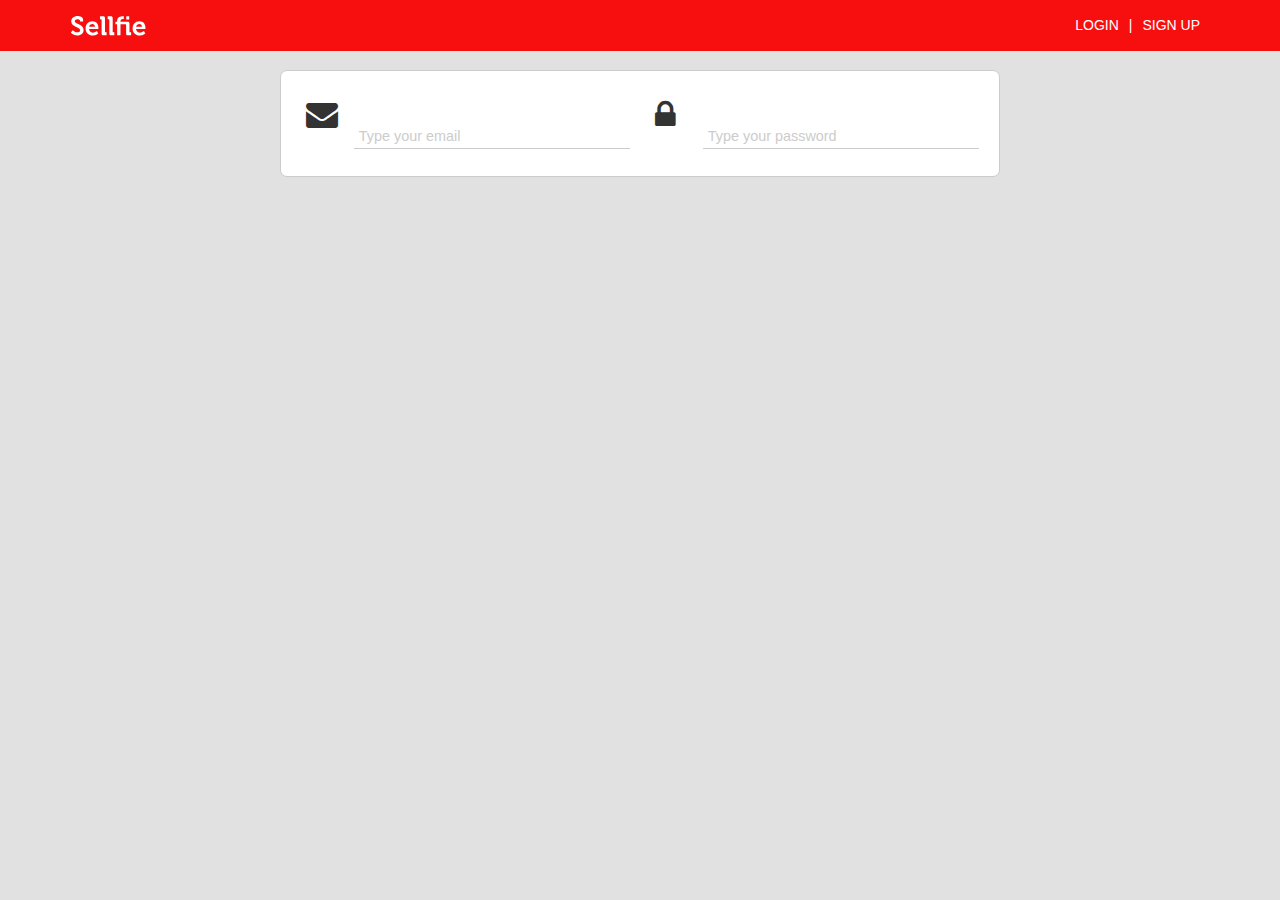
<file: test.html>
<!DOCTYPE html>
<html lang="en">
<head>
<meta charset="utf-8">
<meta name="viewport" content="width=device-width, initial-scale=1, shrink-to-fit=no">
<meta http-equiv="x-ua-compatible" content="ie=edge">
<link rel="apple-touch-icon" sizes="57x57" href="favicons/apple-icon-57x57.png">
<link rel="apple-touch-icon" sizes="60x60" href="favicons/apple-icon-60x60.png">
<link rel="apple-touch-icon" sizes="72x72" href="favicons/apple-icon-72x72.png">
<link rel="apple-touch-icon" sizes="76x76" href="favicons/apple-icon-76x76.png">
<link rel="apple-touch-icon" sizes="114x114" href="favicons/apple-icon-114x114.png">
<link rel="apple-touch-icon" sizes="120x120" href="favicons/apple-icon-120x120.png">
<link rel="apple-touch-icon" sizes="144x144" href="favicons/apple-icon-144x144.png">
<link rel="apple-touch-icon" sizes="152x152" href="favicons/apple-icon-152x152.png">
<link rel="apple-touch-icon" sizes="180x180" href="favicons/apple-icon-180x180.png">
<link rel="icon" type="image/png" sizes="192x192"  href="favicons/android-icon-192x192.png">
<link rel="icon" type="image/png" sizes="32x32" href="favicons/favicon-32x32.png">
<link rel="icon" type="image/png" sizes="96x96" href="favicons/favicon-96x96.png">
<link rel="icon" type="image/png" sizes="16x16" href="favicons/favicon-16x16.png">
<link rel="manifest" href="favicons/manifest.json">
<meta name="msapplication-TileColor" content="#ffffff">
<meta name="msapplication-TileImage" content="favicons/ms-icon-144x144.png">
<meta name="theme-color" content="#ffffff">
<title>Sellfie</title>

<!-- Font Awesome -->
<link rel="stylesheet" href="https://maxcdn.bootstrapcdn.com/font-awesome/4.6.0/css/font-awesome.min.css">

<!-- Bootstrap core CSS -->
<link href="css/bootstrap.min.css" rel="stylesheet">

<!-- Material Design Bootstrap -->
<link href="css/mdb.min.css" rel="stylesheet">

<!-- Your custom styles (optional) -->
<link href="css/style.css" rel="stylesheet">

<!-- Your custom styles (optional) -->
<link href="css/sellfie.css" rel="stylesheet">
</head>

<body>
<div class="red_strip">
  <div class="container">
    <div class="sellfie_logo"><a href="index.html"><img src="img/sellfie_logo.svg" class="img-responsive logo_icon"></a></div>
    <ul>
      <li><a href="javascript:void(0);" data-toggle="modal" data-target="#login">LOGIN</a></li>
      <li>|</li>
      <li><a href="javascript:void(0);" data-toggle="modal" data-target="#signup">SIGN UP</a></li>
    </ul>
  </div>
</div>
<div class="container main-content">
  <div id="preloader-container">

    <div class="chat type_hide" id="chat_box">
      <div class="title">
        <div class="top"> 
          <!--<div class="hangburger"><img class="hangburger_ic" src="img/hangburger.svg"></img></div>-->
          <div class="name">Illago <span> <div id="" class="user_status"></div> <span></div>
          <a onclick="closeChatBox();">
          <div class="chat_close"><img class="chat_close_ic" src="img/close.svg"></img></div>
          </a> <a onclick="minimiseChatBox();">
          <div class="minus"><img class="minus_ic" src="img/minus.svg"></img></div>
          </a> </div>
      </div>
      <div class="type" id="chat_message_box">
        

			
    			<div class="circle type_hide" id="chat_preloader">
    			  <div class="preloader-wrapper active">
    			 <div class="preloader-wrapper active">
    			 <div class="preloader-wrapper active">
    		   <div class="preloader-wrapper active">
    			<div class="spinner-layer spinner-blue-only">
    			  <div class="circle-clipper left">
    				<div class="circle"></div>
    			  </div><div class="gap-patch">
    				<div class="circle"></div>
    			  </div><div class="circle-clipper right">
    				<div class="circle"></div>
    			  </div>
    			</div>
    		  </div>
    		  </div>
    		  </div>
    		  </div>
    		  </div>
	  <form id="login-form-chat">
        <div class="col-md-12">
          <div class="md-form"> <!-- Pree pree -->
            <input type="text" id="chat_name" class="form-control">
            <label for="name" class="">Name</label>
          </div>
        </div>
        <div class="col-md-12">
          <div class="md-form"> <!-- Pree pree -->
            <input type="text" id="chat_mob" class="form-control">
            <label for="mob" class="">Mobile Number</label>
          </div>
        </div>
        <div class="col-md-12">
          <div class="md-form"> <!-- Pree pree -->
            <input type="text" id="chat_message" class="form-control">
            <label for="message" class="">Type your message</label>
          </div>
        </div>
      </div>
      <a onclick="loginAndSend();" id="login_send_btn">
      <div class="bu">SEND MESSAGE</div>
      </a> 
      <div class="send type_hide" id="chat_send_btn">
     <div class="col-md-10 col-xs-10">
      <div class="md-form">
                <input type="text" id="bun" class="form-control message_input">
                <label for="bun" class="">Type your message</label>
              </div>
      </div>  
      
      <div class="bun send_message">SEND</div>
     </div>
    </form>
	  </div>
	  
	  
	  
    <div class="col-xs-12 col-sm-12 col-md-12 col-lg-12 page_gap">
	
      <div class="product">
        <!-- Live preview-->
        <div class="row">

            <div class="col-md-6">

                <div class="md-form">
                    <i class="fa fa-envelope prefix"></i>
                    <input type="email" id="form9" class="form-control validate">
                    <label for="form9" data-error="wrong" data-success="right">Type your email</label>
                </div>

            </div>

            <div class="col-md-6">

                <div class="md-form">
                    <i class="fa fa-lock prefix"></i>
                    <input type="password" id="form10" class="form-control validate">
                    <label for="form10" data-error="wrong" data-success="right">Type your password</label>
                </div>

            </div>

        </div>
        <!-- /.Live preview-->
      </div>
    </div>
    <div class="footer_gap"></div>
  </div>
</div>

<!-- Delivery Modal -->
<div class="modal fade" id="delivery" tabindex="-1" role="dialog" aria-labelledby="myModalLabel">
  <div class="modal-dialog" role="document">
    <div class="modal-content">
    <form id="delivery_details_form" action="#">
      <div class="modal-header">
        <button type="button" class="close" data-dismiss="modal" aria-label="Close"><span aria-hidden="true">&times;</span></button>
        <div class="space_30"></div>
		<div class="clearfix"></div>
        <h2 class="modal-title" id="myModalLabel">Delivery Details</h2>
      </div>
      <div class="modal-body">
        <div class="delivery_form">
          <div class="row">
            <div class="col-md-12 col-xs-12 ml_caption"><img src="img/delivery_1.png" />Personal Details</div>
            <div class="clearfix"></div>
            <div class="col-md-12">
              <div class="md-form">  <!-- Pree pree -->
                <input type="text" name="delivery_name" id="name" class="form-control">
                <label for="name" data-error="Enter a valid name" class="">Name</label>
              </div>
            </div>
            <div class="col-md-6 col-xs-6">
              <div class="md-form"> <!-- Pree pree -->
                <input type="text" name="delivery_mobile" id="mobile" class="form-control">
                <label for="mobile" data-error="Enter a valid mobile" class="">Mobile</label>
              </div>
            </div>
            <div class="col-md-6 col-xs-6">
              <div class="md-form"> <!-- Pree pree -->
                <input type="text" name="delivery_email" id="email" class="form-control">
                <label for="email" data-error="Enter a valid email" class="">Email Address</label>
              </div>
            </div>
            <div class="col-md-12 col-xs-12 ml_caption"><img src="img/delivery_2.png" />Location</div>
			<div class="clearfix"></div>
            <div class="col-md-12">
              <div class="md-form">  <!-- Pree pree -->
                <input type="text" name="delivery_address" id="address" class="form-control">
                <label for="address" data-error="Enter a valid address" class="">Address</label>
              </div>
            </div>
            <div class="col-md-6 col-xs-6">
              <div class="md-form"> <!-- Pree pree -->
                <input type="text" name="delivery_city" id="city" class="form-control">
                <label for="city" data-error="Enter a valid city" class="">City</label>
              </div>
            </div>
            <div class="col-md-6 col-xs-6">
              <div class="md-form"> <!-- Pree pree -->
                <input type="text" name="delivery_state" id="state" class="form-control">
                <label for="state" data-error="Enter a valid city" class="">State</label>
              </div>
            </div>
            <div class="col-md-6 col-xs-6">
              <div class="md-form"> <!-- Pree pree -->
                <input type="text" name="delivery_pin" id="pin" class="form-control">
                <label for="pin" data-error="Enter a valid pincode" class="">Pin Code</label>
              </div>
            </div>
            <div class="col-md-6 col-xs-6">
              <div class="md-form"> <!-- Pree pree -->
                <input type="text" name="delivery_landmark" id="land" class="form-control">
                <label for="land" data-error="Enter a valid landmark" class="">Landmark</label>
              </div>
            </div>
            <div class="col-md-12 col-xs-12 ml_sub">We always want to give something extra</div>
			<div class="clearfix"></div>
            <div class="col-md-12">
              <div class="md-form"> <!-- Pree pree -->
                <input type="text" name="delivery_message" id="message"  class="form-control">
                <label for="message" data-error="Enter a valid message" class="">Message</label>
              </div>
            </div>
          </div>
        </div>
      </div>
      <div class="modal-footer">
          <button type="submit" value="" class="btn btn-primary"> CONTINUE </button>
        <div class="row sign_in_tt"> <span>By proceeding ahead, you agree </span> <a href="#">Terms &amp; Conditions</a> </div>
      </div>
    </form>
    </div>
  </div>
</div>

<!-- Cards Modal -->
<div class="modal fade" id="card" tabindex="-1" role="dialog" aria-labelledby="myModalLabel">
  <div class="modal-dialog" role="document">
    <div class="modal-content">
      <div class="modal-header">
        <button type="button" class="close" data-dismiss="modal" aria-label="Close"><span aria-hidden="true">&times;</span></button>
        <div class="card_price_box">
          <div class="card_price">₹ 5,100<span>( ₹5,000 + Delivery Charges ₹100 )</span></div>
          <div class="card_back"><a href="#" class="step step-2" data-step="2" onclick="sendEvent('#delivery', 1)" style="display: inline;">&lt; Back to Delivery Details</a></div>
        </div>
      </div>
      <div class="modal-body">
        <div class="card_form"> 
          <!-- Nav tabs -->
          <ul class="nav nav-tabs" role="tablist">
            <li class="nav-item"> <a class="nav-link active" data-toggle="tab" href="#cards" role="tab">CARDS</a> </li>
            <li class="nav-item"> <a class="nav-link" data-toggle="tab" href="#net" role="tab">NET BANKING</a> </li>
          </ul>
          
          <!-- Tab panels -->
          <div class="tab-content"> 
            <!--Panel 1-->
            <div class="tab-pane fade in active" id="cards" role="tabpanel">
              <div id="second_nav">
                <div class="new_card_box">
				<div class="new_card">
                  <div class="col-md-12">
                    <div class="md-form">
                      <input type="text" id="card1" class="form-control">
                      <label for="card1" class="">Card Number</label>
                    </div>
                  </div>
                  <div class="col-md-12">
                    <div class="md-form">
                      <input type="text" id="name1" class="form-control">
                      <label for="name1" class="">Name on Card</label>
                    </div>
                  </div>
                  <div class="col-md-12 expiry">Expiry Date</div>
                  <div class="col-md-3 col-xs-3">
                    <div class="md-form">
                      <input type="text" id="mm" class="form-control">
                      <label for="mm" class="">MM</label>
                    </div>
                  </div>
                  <div class="col-md-3 col-xs-3">
                    <div class="md-form">
                      <input type="text" id="yy" class="form-control">
                      <label for="yy" class="">YY</label>
                    </div>
                  </div>
                  <div class="col-md-4 col-xs-4">
                    <div class="md-form">
                      <input type="text" id="cvv" class="form-control">
                      <label for="cvv" class="">CVV</label>
                    </div>
                  </div>
				  
				  <div class="clearfix"></div>
				  </div>
                </div>
				  
				  <div class="card_button"><button type="button" class="btn btn-primary"> CONTINUE TO PAY </button></div>
				  <div class="clearfix"></div>
              </div>
            </div>
            <!--/.Panel 1--> 
            
            <!--Panel 2-->
            <div class="tab-pane fade" id="net" role="tabpanel">
              <div class="net_banking">
                <div class="col-lg-4 col-xs-4 col-lg-offset-1 col-xs-offset-1 bank active"><img src="img/sbi.png"></div>
                <div class="col-lg-4 col-lg-offset-2 col-xs-4 col-xs-offset-2 bank"><img src="img/hdfc.png"></div>
                <div class="col-lg-4 col-xs-4 col-lg-offset-1 col-xs-offset-1 bank"><img src="img/axis.png"></div>
                <div class="col-lg-4 col-lg-offset-2 col-xs-offset-2 col-xs-4 bank"><img src="img/idbi.png"></div>
                <div class="clearfix"></div>
                <div class="banks_list">
                  <select class="form-control">
                    <option value="" disabled="" selected="">Select Bank</option>
                    <option value="1">SBI</option>
                    <option value="2">HDFC</option>
                    <option value="3">Axis</option>
                  </select>
                </div>
                <div class="card_button">
                  <button type="button" class="btn btn-primary"> CONTINUE TO PAY </button>
                </div>
                <div class="clearfix"></div>
              </div>
            </div>
            <!--/.Panel 2--> 
            
          </div>
        </div>
      </div>
      <!-- <div class="modal-footer">
        <button type="button" class="btn btn-primary step step-1" data-step="1" onclick="sendEvent('#delivery', 2)" style="display: inline-block;"> CONTINUE </button>
        <div class="row step step-1 sign_in_tt" data-step="1" style="display: block;"> <span>By proceeding ahead, you agree </span> <a href="#" onclick="sendEvent('#delivery', 4)">Terms &amp; Conditions</a> </div>
      </div> --> 
    </div>
  </div>
</div>

<!-- SCRIPTS --> 

<!-- JQuery --> 
<script type="text/javascript" src="js/jquery-2.2.3.min.js"></script> 

<!-- Bootstrap tooltips --> 
<script type="text/javascript" src="js/tether.min.js"></script> 

<!-- Bootstrap core JavaScript --> 
<script type="text/javascript" src="js/bootstrap.min.js"></script> 

<!-- MDB core JavaScript --> 
<script type="text/javascript" src="js/mdb.min.js"></script>

<!-- Chat Lib -->
<script type="text/javascript" src="js/chat/quickblox.min.js"></script>

<!-- Chat Javascript -->
<script type="text/javascript" src="js/chat/chat_final.js"></script>

<!-- Validators  -->
<script type="text/javascript" src="js/validators/jquery_validator_lib.js"></script>
<script type="text/javascript" src="js/validators/custom_validator.js"></script>

<!-- Chat Controls -->

<script>
function openChatBox(){
  $('#chat_box').addClass('animated bounceIn');
  $('#chat_box').removeClass('type_hide');
  $('#chat_message_box').removeClass('type_hide');
}

function closeChatBox(){
  $('#chat_box').addClass('type_hide');
}

function minimiseChatBox(){
  if($('#chat_box').hasClass('minimized')){
    $('#chat_box').removeClass('minimized');
    openChatBox();
  } else {
    $('#chat_message_box').addClass('type_hide');
    $('#chat_box').addClass('minimized');
  }
}
</script>

<script>

//signup user


function loginAndSend(){

  $('#chat_preloader').removeClass('type_hide');
   $('#login-form-chat').addClass('type_hide');

  //Do ajax call to server, login the user and login to chat
  formData = $('#login-form-chat').serialize();

  $.ajax({ 
      url: 'https://httpbin.org/get',
      data: formData,
      type: 'get',
      success: function(response) {
        console.log(response);
          chatClick();
      },
      error: function() {
         
      }
   });
}

</script>

<script>

</script>

</body>
</html>
</file>
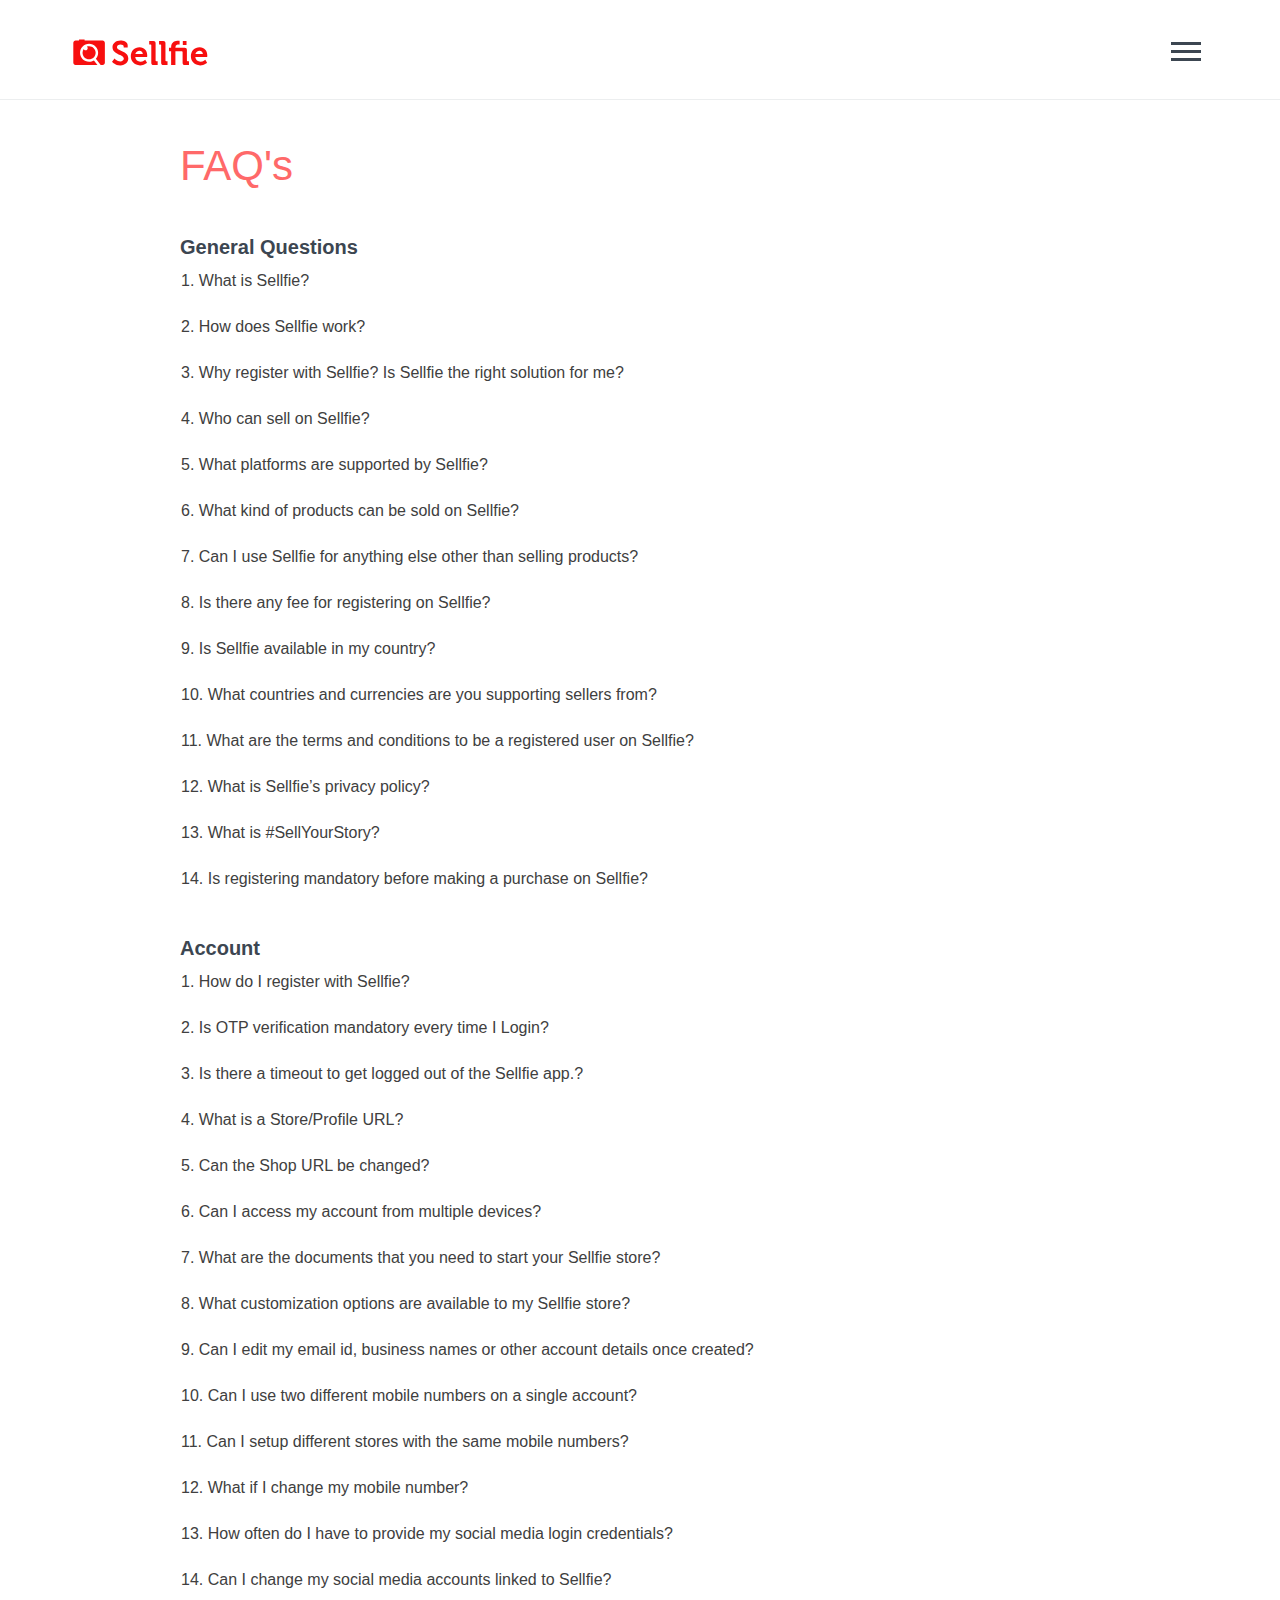
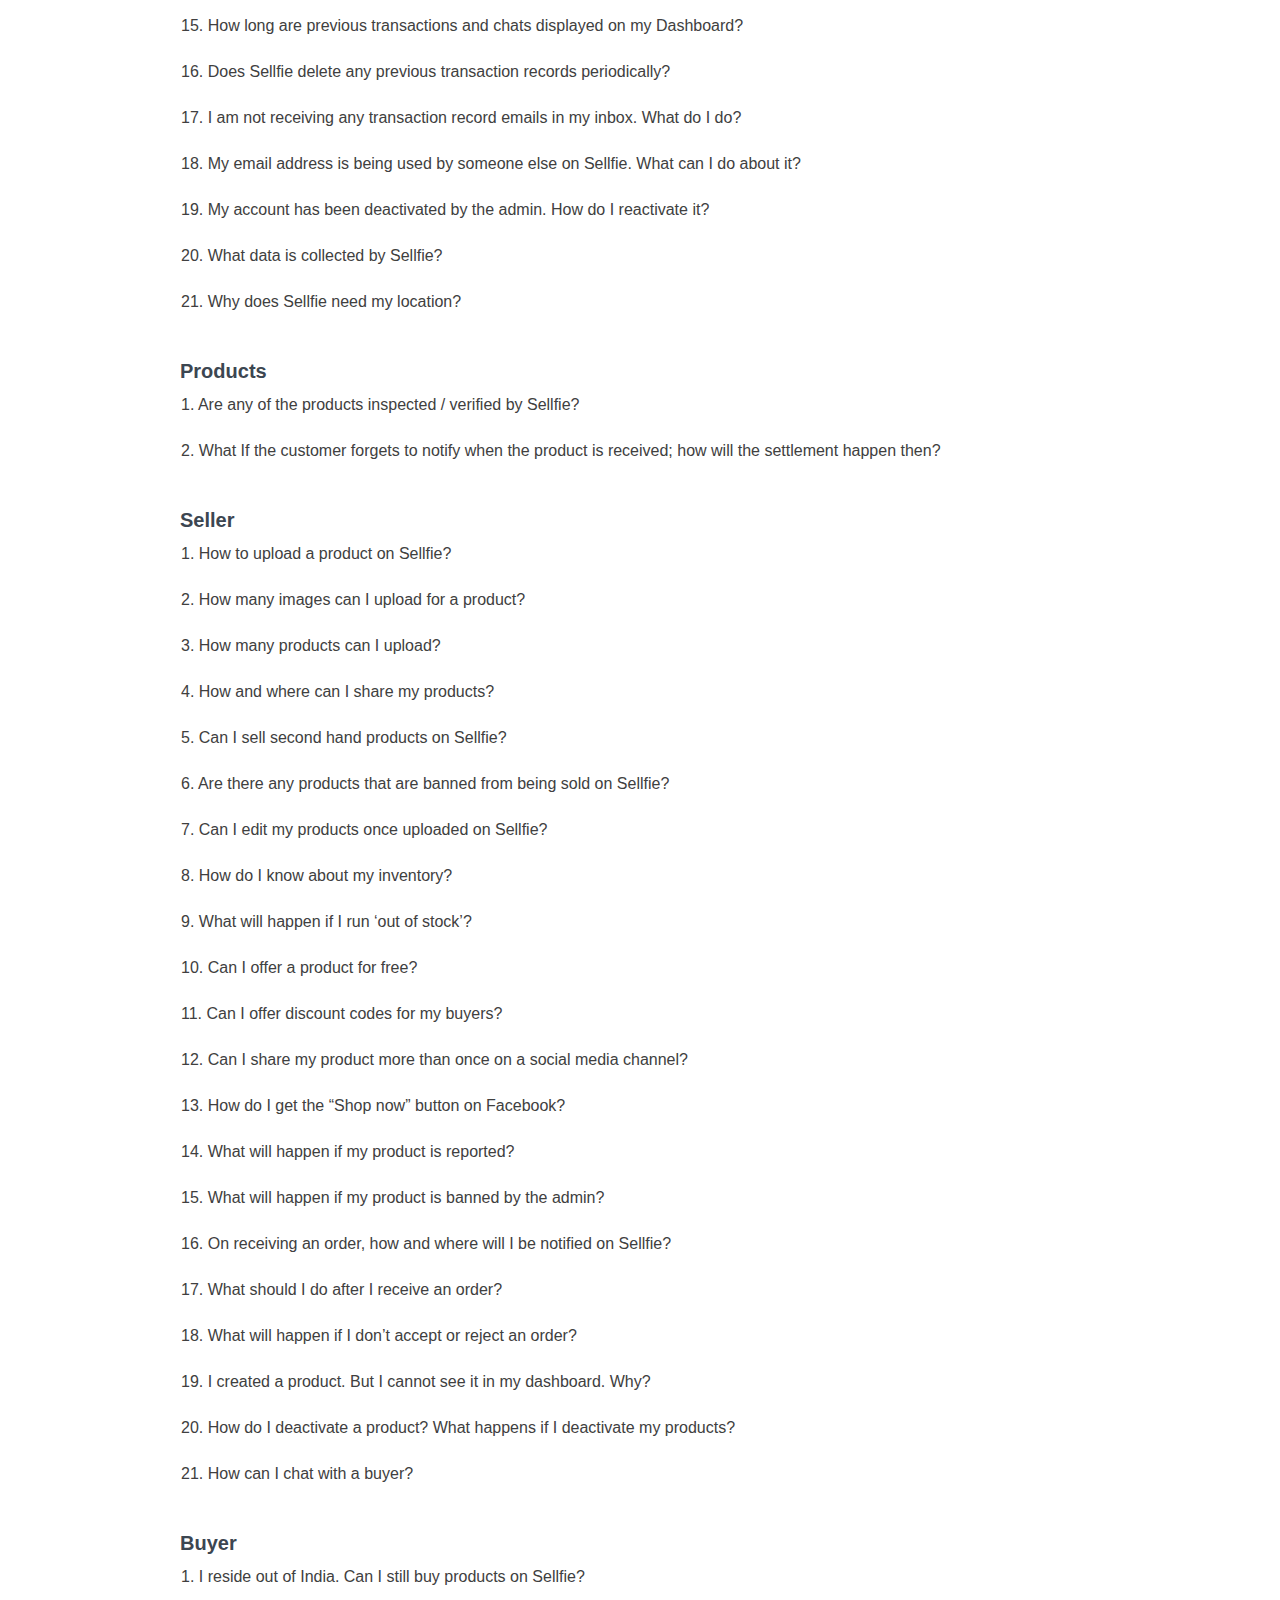
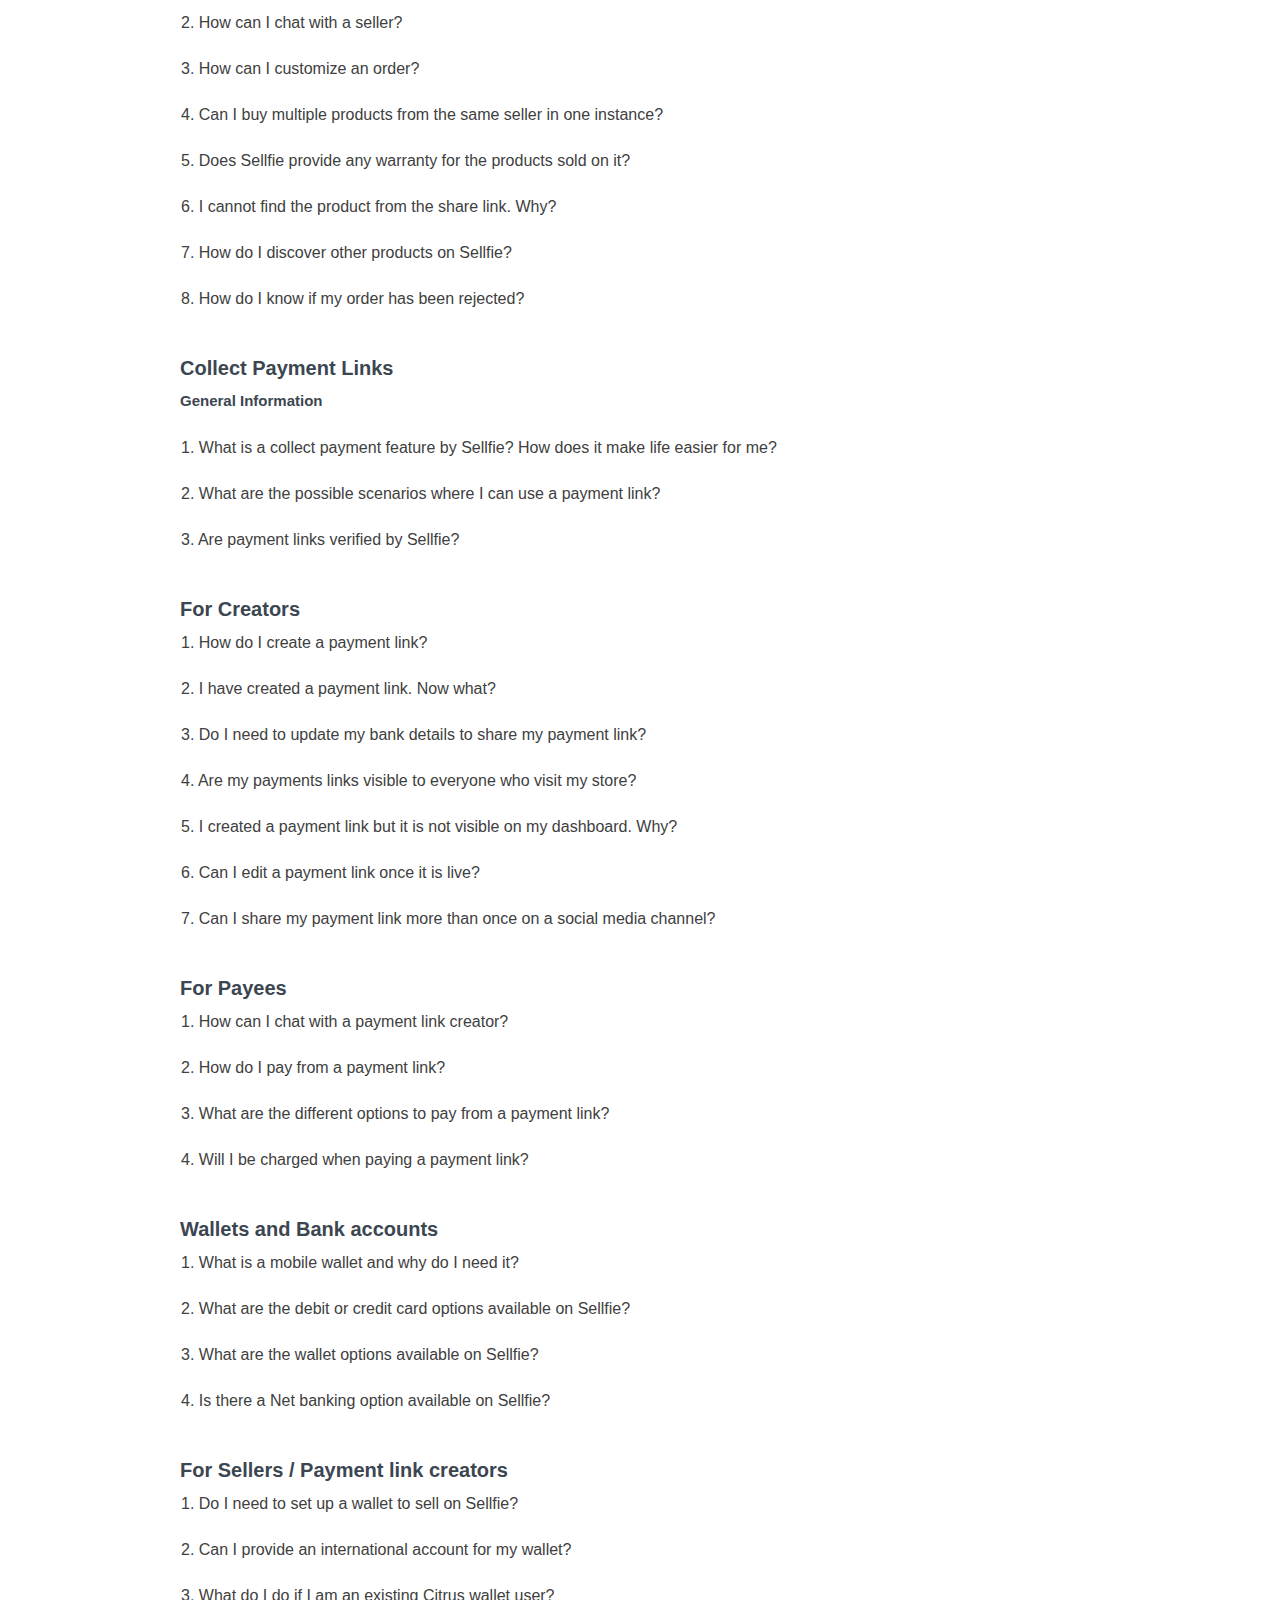
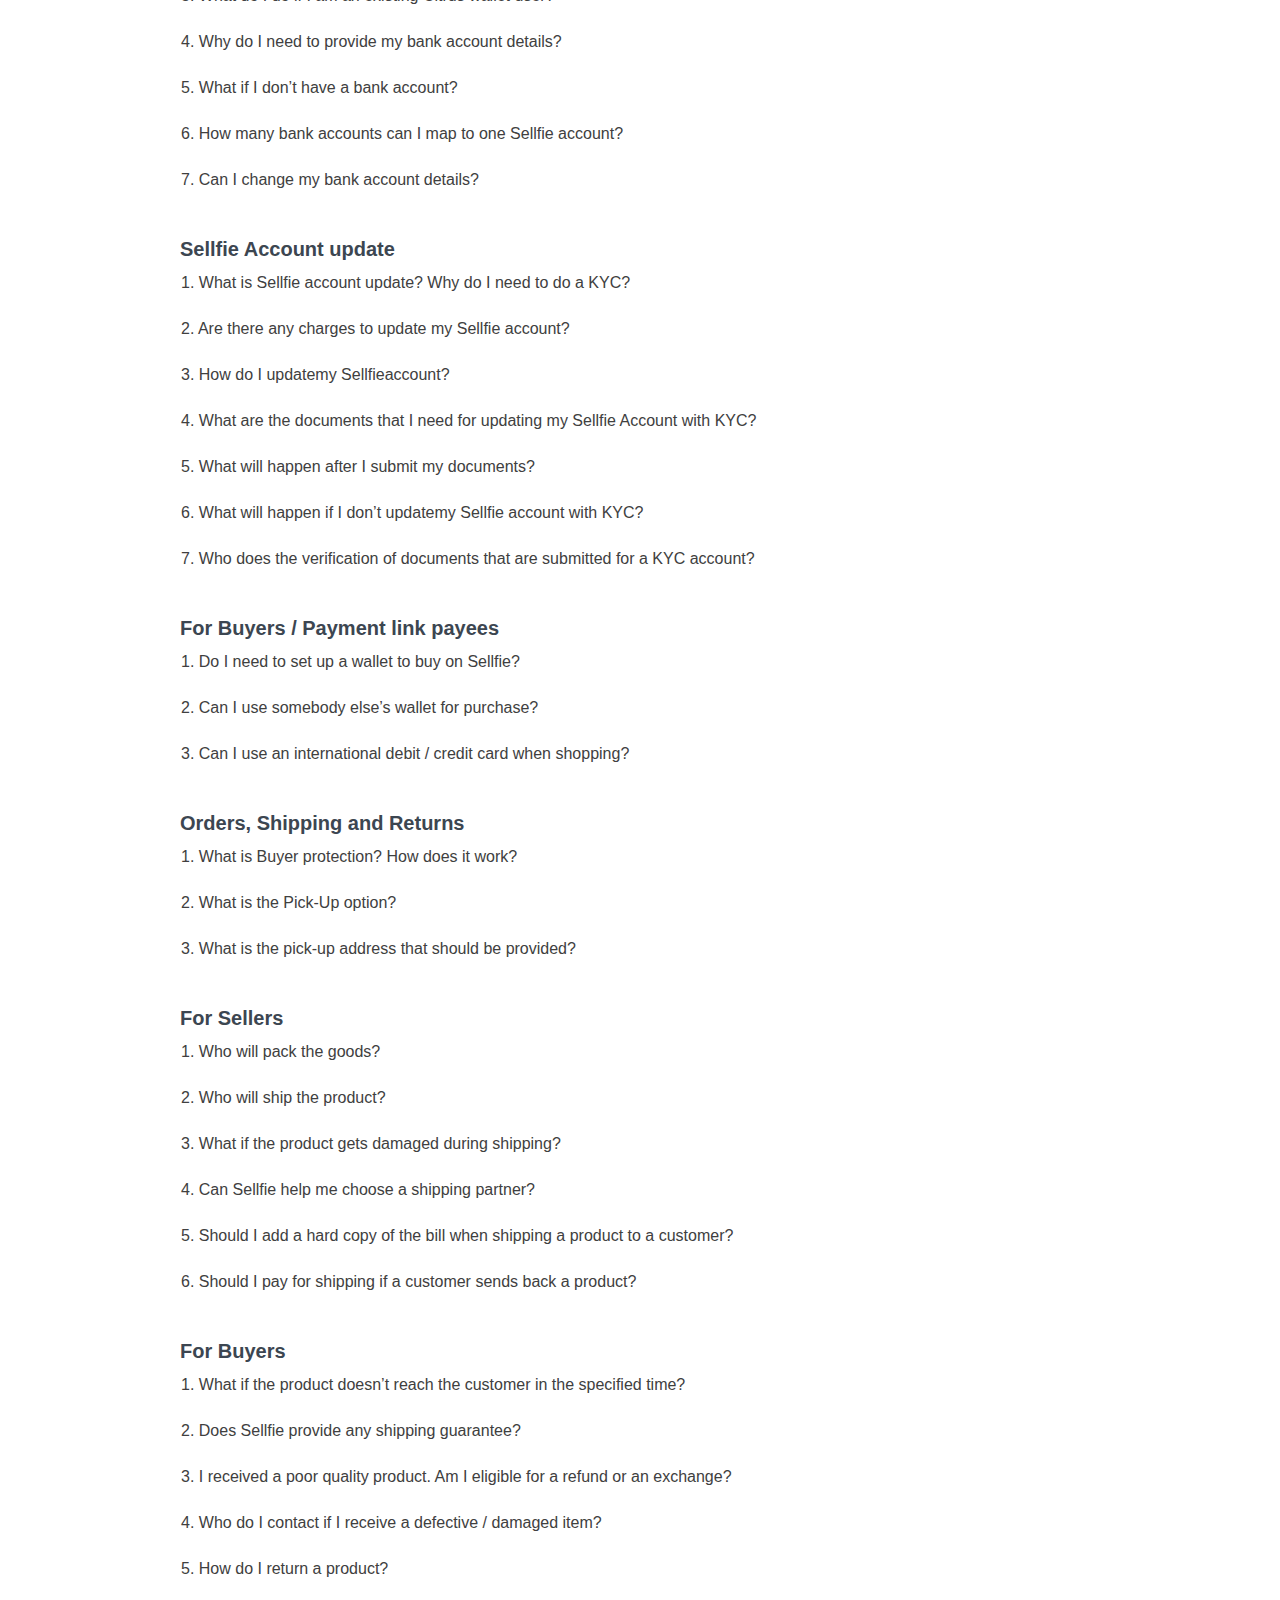
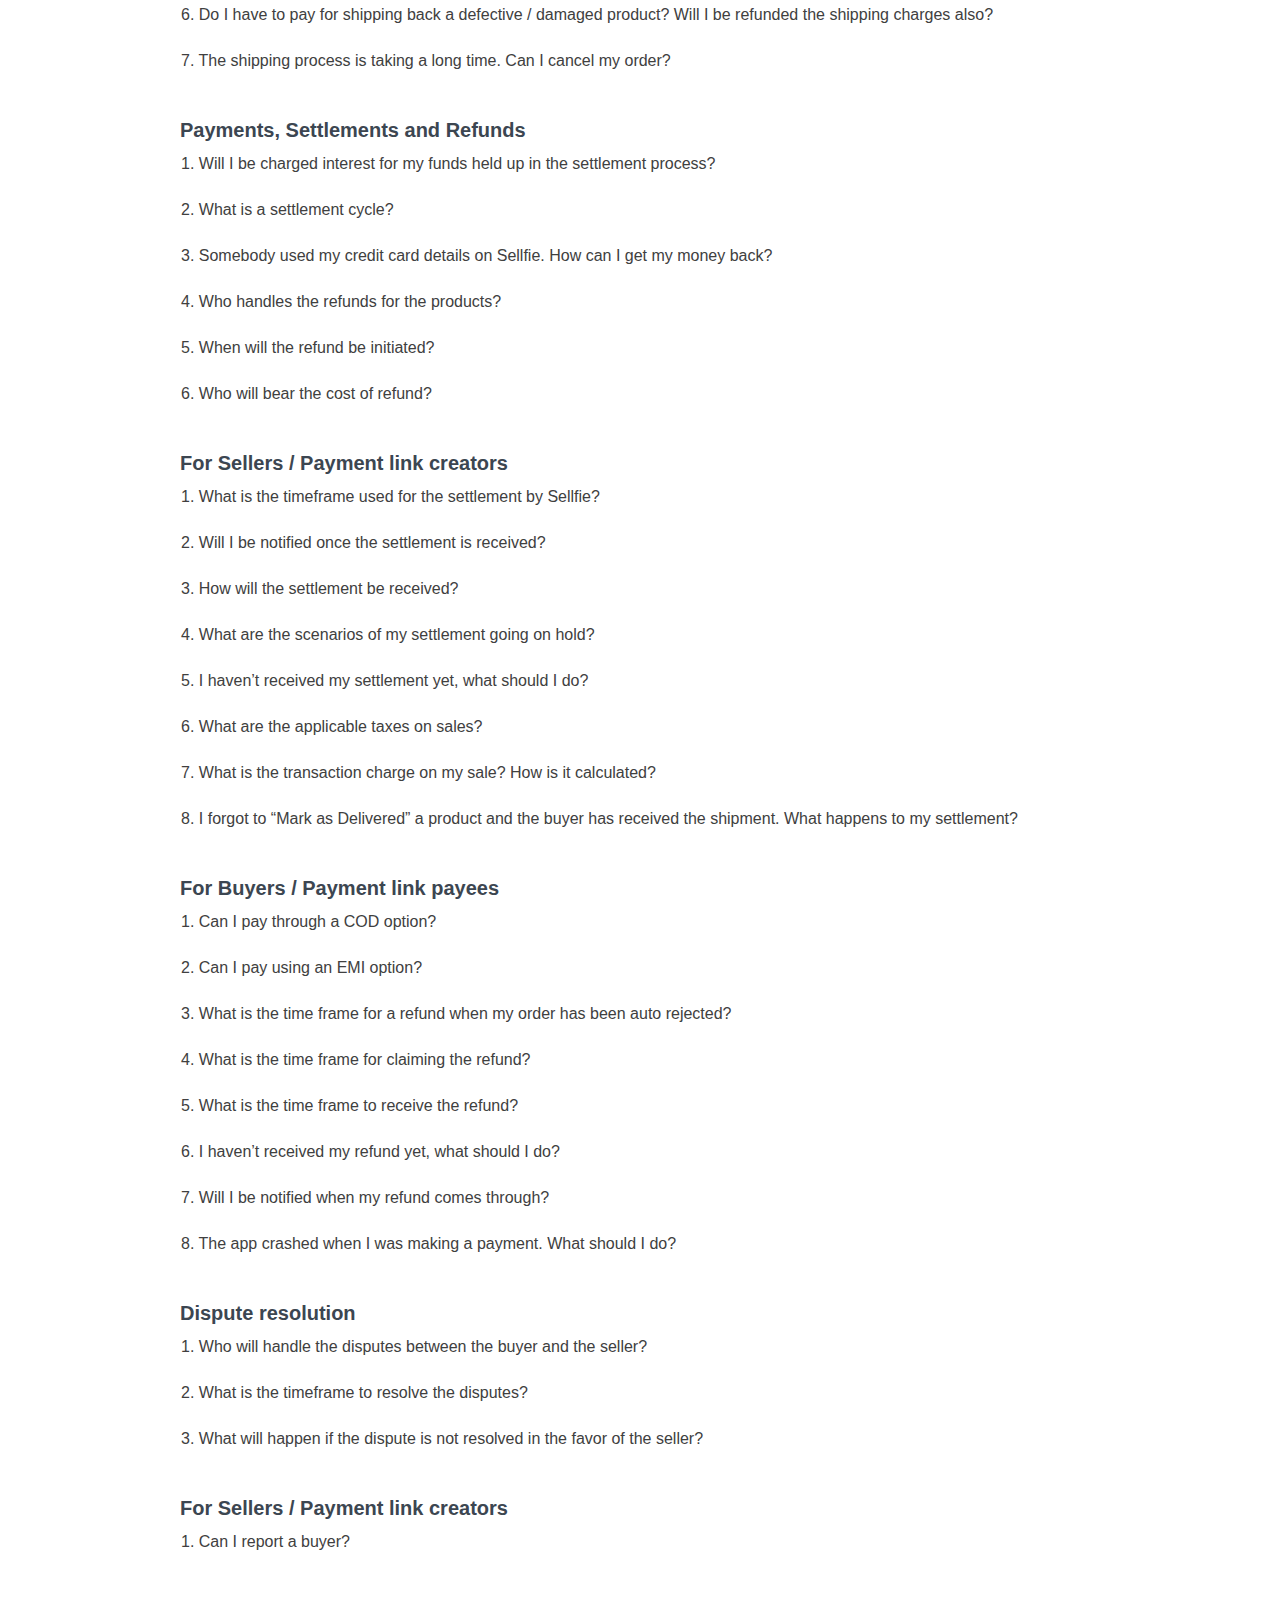
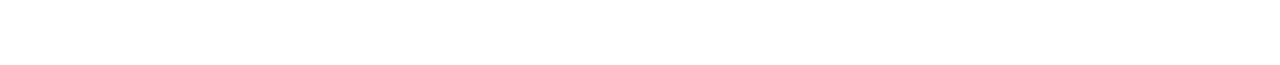
<file: website/faq.html>
<!DOCTYPE html>
<html>
<!--<![endif]-->
<head>
<meta http-equiv="Content-Type" content="text/html; charset=UTF-8">

<!--[if IE]>
    <meta http-equiv="X-UA-Compatible" content="IE=edge" />
    <![endif]-->

<link rel="canonical" href="#">
<title>Sellfie</title>
<meta name="description" content="Sellfie">
<meta name="viewport" content="width=device-width, initial-scale=1, maximum-scale=1, minimum-scale=1, user-scalable=no">
<meta name="Sellfie" content="yes">
<meta name="Sellfie" content="black">

<link rel="stylesheet" type="text/css" href="css/style.css">
<link rel="stylesheet" type="text/css" href="css/inner_pages.css">
<link rel="stylesheet" type="text/css" href="css/sellfie.css">

<!-- Bootstrap core CSS -->
    <link href="css/bootstrap.min.css" rel="stylesheet">

    <!-- Material Design Bootstrap -->
    <link href="css/mdb.min.css" rel="stylesheet">

    <!-- Your custom styles (optional) -->
    <link href="css/style_mdb.css" rel="stylesheet">

<link href='https://fonts.googleapis.com/css?family=Roboto:400,100,300,500' rel='stylesheet' type='text/css'>


<!-- FAVICONS -->
<link rel="icon" type="image/png" href="img/favicon.ico">
</head>
<body style="overflow: hidden;">
<div class="svg-paths-container"> <svg xmlns="http://www.w3.org/2000/svg">
  <defs>
    <path id="a" d="M0 0h1706.67v341.104H0z"></path>
    <path id="a" d="M0-.002h164.86v30.004H0z"></path>
  </defs>
  <symbol id="arrow_bottom" viewBox="0 0 48.7 35.3">
    <path d="M24.8 27.9l15.3-14.8-4.8-4.7-10.5 10.1L14.4 8.4l-4.8 4.7 15.2 14.8"></path>
  </symbol>
  <symbol id="buildings-1" viewBox="0 0 215.424 42.497">
    <path d="M209.496 35.927v6.032h-2.066V28.802h-3.862V24.94h-4.49v6.916l-2.29-2.29h-3.28v2.65l-7.725-3.794v-7.455h-4.13v4.49h-2.696v2.965l-2.515 11.382-2.56-2.56V15.427h-7.08v1.77h-1.77v-1.264h-1.265v1.77h-2.53V11.67l-1-5.834-1.15 5.985v6.01h-2.402v-3.287h-9.99v3.162h-2.656v6.828h-6.198V0h-7.587v24.912h-3.54V10.37h-7.082v14.542h-2.404v-4.066l-4.67-3.015h-7.726l-4.676 2.687v4.65H98.64v-2.638l-6.788 1.14-.006 1.496h-6.694l-5.986-5.835v3.18h-4.12l-2.077-2.444v5.732h-4.68v-12.52h-4.426V25.8h-2.782V7.208h-7.967v15.05h-5.31V7.968h-6.703v31.698l-1.52-.077v-4.554H36.8v5.06h-2.53V28.84l-1.01-5.944h-.002l-1.517 5.818v6.892H21.183l-2.846 2.845h-5.058V24.668h-8.22v13.53H2.783v-3.92H0v8.22h40.155l.99-.006h132.738v.007h41.54v-6.57"></path>
  </symbol>
  <symbol id="buildings-2" viewBox="0 0 1127.785 307.226">
    <clippath id="b">
      <use xlink:href="#a" overflow="visible"></use>
    </clippath>
    <g clip-path="url(#b)">
      <path d="M1099.354 292.776l-17.625-17.625h-26.75V224h-92v23h-62v-19h-17.413l-14.588 14.205V146h-110v87H723.37c0-149-63.484-233-63.484-233H631.98v211h-16V84h-65v128.785c-19 0-24 13.937-24 13.937v-110.97l-84 33.55V228h-12v-32h-107v43h-10v-28h-60v25H150.91l-.385 30.5h-47.07v18.05H32.383L0 305.167h141.014l9.82.004 898.7 2.057h78.25l-.056-14.45h-28.374z"></path>
    </g>
  </symbol>
  <symbol id="buildings-3" viewBox="0 0 151.875 30">
    <g opacity=".15">
      <clippath id="b">
        <use xlink:href="#a" overflow="visible"></use>
      </clippath>
      <path clip-path="url(#b)" d="M151.875 29.934V24.87h-2.215l-.363-7.086h-5.523v2.025h-2.023v-1.52h-1.52v2.025h-2.783v-6.86l-1.18-6.67-1.35 6.844v6.938h-2.785V16.77H120.74v3.545h-3.036v7.848h-7.088V.065h-8.606v28.603h-4.05V11.962h-8.1v16.706h-2.785v-4.72l-5.357-3.38h-8.836l-5.298 3.003v5.35h-1.77v-3.046l-7.77 1.32-.015 1.727h-7.654l-6.84-6.703v3.667H38.82l-2.37-2.826v6.623h-5.315V15.254h-5.063V29.68h-3.29V8.42H13.67v17.21H7.593v-3.795H0l.004 8.1"></path>
    </g>
  </symbol>
  <symbol id="cloud-1" viewBox="0 0 42.539 13.954">
    <path d="M28.586 0c-5.257 0-9.83 2.91-12.21 7.205-1.178-.703-2.55-1.115-4.022-1.115-1.845 0-3.54.64-4.88 1.705-.388-.076-.788-.118-1.198-.118C2.81 7.677 0 10.487 0 13.954h42.538C42.54 6.248 36.295 0 28.587 0z"></path>
  </symbol>
  <symbol id="cloud-2" viewBox="0 0 39.22 12.24">
    <path d="M32.942 5.963c-1.212 0-2.34.35-3.3.944C27.66 2.823 23.486 0 18.64 0 14.074 0 10.1 2.504 7.996 6.208c-.547-.156-1.123-.245-1.72-.245C2.81 5.963 0 8.773 0 12.24h39.218c.002-3.467-2.81-6.277-6.276-6.277z"></path>
  </symbol>
  <symbol id="cloud-3" viewBox="0 0 36.261 12.238">
    <path d="M29.984 5.962c-.848 0-1.654.17-2.393.475C25.526 2.605 21.477 0 16.815 0 11.16 0 6.414 3.84 5.01 9.05c-.453-.212-.952-.338-1.484-.338C1.58 8.712 0 10.292 0 12.238H36.26c0-3.466-2.81-6.276-6.276-6.276z"></path>
  </symbol>
  <symbol id="facebook" viewBox="0 0 100 100">
    <path d="M49.012-0.98L36.547-1C22.543-1,13.493,8.285,13.493,22.656v10.907H0.96c-1.083,0-1.96,0.878-1.96,1.961
	v15.803c0,1.083,0.878,1.96,1.96,1.96h12.533v39.876c0,1.083,0.877,1.96,1.96,1.96h16.352c1.083,0,1.96-0.878,1.96-1.96V53.287
	h14.654c1.083,0,1.96-0.877,1.96-1.96l0.006-15.803c0-0.52-0.207-1.018-0.574-1.386c-0.366-0.368-0.866-0.575-1.387-0.575H33.765
	v-9.246c0-4.444,1.06-6.7,6.849-6.7l8.396-0.003c1.082,0,1.959-0.878,1.959-1.96V0.98C50.969-0.101,50.093-0.978,49.012-0.98"/>
  </symbol>
  <symbol id="instagram" viewBox="0 0 270 270">
    <path clip-path="url(#SVGID_2_)" d="M214.106,233.299c-7.975,3.698-15.854,7.542-24.647,9.173
		c-3.254,0.604-6.505,0.845-9.734,1.035c-28.104,1.652-56.247,1.762-84.376,1.227c-8.964-0.171-17.967-0.283-26.923-0.88
		c-27.958-1.859-49.694-14.197-61.948-39.877c-4.349-9.115-5.47-19.75-5.725-30.108C0.486,163.055,0.25,152.241,0,141.427
		c0.212-22.159,0.224-44.322,0.704-66.475c0.343-15.837,3.075-31.221,12.279-44.647C25.832,11.561,44.451,2.831,66.477,1.613
		c37.621-2.08,75.308-2.242,112.919,0.061c25.889,1.585,46.191,13.113,57.942,37.168c4.589,9.392,6.575,19.558,7.088,29.96
		c1.519,30.812,1.203,61.652,0.591,92.469c-0.213,10.722-0.298,21.573-3.104,32.188C237.479,210.222,228.42,223.541,214.106,233.299
		 M210.562,207.472c4.736-3.981,7.07-9.4,9.095-15.036c2.49-6.935,3.132-14.304,3.232-21.428
		c0.511-36.497,2.781-73.043-1.61-109.468c-1.996-16.552-10.375-28.668-26.206-34.321c-10.87-3.881-22.541-4.551-34.048-4.723
		c-20.472-0.305-40.949-0.248-61.424-0.194c-11.812,0.032-23.634-0.059-35.411,1.228C42.775,25.872,28.824,38.367,24.24,59.359
		c-1.646,7.535-1.774,15.188-1.97,22.842c-0.02,2.257-0.04,4.514-0.061,6.771c-0.034,2.918-0.069,5.837-0.104,8.756
		c-0.675,27.634-1.417,55.318,1.133,82.852c2.089,22.562,14.501,35.875,35.586,40.324c9.457,1.996,19.194,1.997,28.82,2.172
		c19.153,0.345,38.314,0.241,57.472,0.272c13.328,0.022,26.677-0.084,39.872-2.108C195.028,219.701,204.053,215.802,210.562,207.472
		"/>
    <path clip-path="url(#SVGID_2_)" d="M170.593,163.47c-8.764,8.827-18.59,15.934-30.787,19.321
		c-19.866,5.52-38.074,1.935-54.648-10.063c-11.085-8.025-20.384-23.635-22.916-31.791c-0.865-2.935-1.093-4.053-1.492-6.604
		c-0.085-0.559-0.17-1.116-0.256-1.677c-0.052-0.439-0.104-0.879-0.156-1.317c-2.386-27.714,7.712-49.5,32.011-63.34
		c36.815-20.97,83.576,0.712,91.983,42.236c3.701,18.284-0.432,34.957-11.517,49.933
		C172.026,161.232,171.332,162.367,170.593,163.47 M150.667,152.625c0.282-0.299,0.565-0.597,0.849-0.896
		c0.385-0.393,0.77-0.784,1.154-1.176c9.526-10.125,12.383-22.156,10.467-35.688c-2.368-16.728-20.806-33.423-40.328-32.651
		c-19.535,0.772-35.05,11.553-39.464,29.162c-0.603,2.028-0.915,3.497-1.168,5.268c-2.54,17.767,5.829,34.324,21.383,42.431
		C119.156,167.204,137.558,164.684,150.667,152.625"/>
    <path clip-path="url(#SVGID_2_)" d="M202.632,57.488c0,8.064-6.472,14.367-14.703,14.322
		c-8.043-0.044-14.506-6.644-14.377-14.685c0.123-7.684,6.735-14.117,14.509-14.114C196.233,43.013,202.632,49.37,202.632,57.488"/>
  </symbol>
  <symbol id="submit-arrow" viewBox="0 0 28 24">
    <path d="M.6 23.7L28 12 .6.3v9.1L20.2 12 .6 14.6"></path>
  </symbol>
  <symbol id="sellfie-logo" viewBox="0 0 300 70">
    <g>
      <g>
        <path d="M62.759,9.606h-31.67V8.232c0-0.395-0.298-0.715-0.666-0.715h-8.505c-0.369,0-0.667,0.32-0.667,0.715
			v1.374h-6.042c-2.248,0-4.07,1.823-4.07,4.071v34.848c0,2.175,1.707,3.947,3.854,4.06h2.724H53.78l-6.229-8.022
			c-2.476,1.579-5.413,2.498-8.567,2.498c-8.813,0-15.958-7.146-15.958-15.959c0-8.813,7.145-15.958,15.958-15.958
			s15.958,7.145,15.958,15.958c0,4.054-1.514,7.751-4.004,10.566l8.487,10.918h0.004h1.78h1.767c2.146-0.112,3.854-1.885,3.854-4.06
			V13.677C66.83,11.429,65.007,9.606,62.759,9.606z"/>
        <path d="M32.85,26.596c-1.476,0-2.745-0.881-3.314-2.145c-1.328,1.882-2.114,4.172-2.114,6.65
			c0,6.385,5.176,11.562,11.562,11.562s11.562-5.177,11.562-11.562S45.369,19.54,38.984,19.54c-1.328,0-2.597,0.235-3.784,0.646
			c0.786,0.667,1.287,1.661,1.287,2.773C36.487,24.968,34.858,26.596,32.85,26.596z"/>
      </g>
      <g>
        <g>
          <path d="M83.894,41.278c0,0,4.364,5.021,10.283,5.021c3.228,0,6.098-1.733,6.098-5.021
				c0-7.234-19.968-6.636-19.968-19.849c0-6.875,5.979-11.956,14.169-11.956c4.962,0,12.614,2.332,12.614,8.37v3.946h-7.054v-1.914
				c0-1.973-2.81-3.288-5.62-3.288c-3.587,0-6.217,1.853-6.217,4.544c0,7.233,19.968,5.798,19.968,19.728
				c0,6.757-5.202,12.495-14.109,12.495c-9.386,0-14.588-6.575-14.588-6.575L83.894,41.278z"/>
          <path d="M128.074,21.429c8.729,0,13.512,6.397,13.512,14.468c0,0.897-0.18,2.81-0.18,2.81h-21.045
				c0.598,5.382,4.544,8.19,9.148,8.19c4.902,0,8.548-3.407,8.548-3.407l3.169,5.262c0,0-4.663,4.603-12.255,4.603
				c-10.104,0-16.383-7.294-16.383-15.963C112.589,28.006,118.927,21.429,128.074,21.429z M133.813,33.447
				c-0.12-3.647-2.631-6.158-5.739-6.158c-3.887,0-6.637,2.332-7.474,6.158H133.813z"/>
          <path d="M148.761,17.962c0-0.897-0.479-1.315-1.316-1.315h-2.391V10.19h7.233c2.81,0,4.066,1.255,4.066,4.065
				v30.67c0,0.837,0.478,1.315,1.314,1.315h2.331v6.396h-7.174c-2.87,0-4.064-1.195-4.064-4.065V17.962z"/>
          <path d="M166.157,17.962c0-0.897-0.479-1.315-1.315-1.315h-2.392V10.19h7.233c2.811,0,4.066,1.255,4.066,4.065
				v30.67c0,0.837,0.478,1.315,1.314,1.315h2.332v6.396h-7.175c-2.869,0-4.064-1.195-4.064-4.065V17.962z"/>
          <path d="M183.733,28.186h-3.767v-6.038h3.767V21.25c0-9.984,8.19-11.299,12.435-11.299
				c1.555,0,2.571,0.179,2.571,0.179v6.457c0,0-0.718-0.119-1.733-0.119c-2.152,0-5.68,0.658-5.68,5.082v0.598h16.201
				c2.81,0,4.065,1.255,4.065,4.065v18.713c0,0.837,0.479,1.315,1.315,1.315h2.332v6.396h-7.175c-2.87,0-4.065-1.195-4.065-4.065
				V29.501c0-0.837-0.479-1.315-1.315-1.315h-11.358v24.452h-7.593V28.186z M204.358,10.19h6.577v6.995h-6.577V10.19z"/>
          <path d="M234.072,21.429c8.729,0,13.511,6.397,13.511,14.468c0,0.897-0.179,2.81-0.179,2.81H226.36
				c0.598,5.382,4.543,8.19,9.147,8.19c4.901,0,8.549-3.407,8.549-3.407l3.168,5.262c0,0-4.663,4.603-12.255,4.603
				c-10.104,0-16.382-7.294-16.382-15.963C218.588,28.006,224.925,21.429,234.072,21.429z M239.812,33.447
				c-0.119-3.647-2.63-6.158-5.739-6.158c-3.886,0-6.637,2.332-7.473,6.158H239.812z"/>
        </g>
      </g>
    </g>
  </symbol>
  <symbol id="youtube" viewBox="27 10 285 285">
    <path clip-path="url(#SVGID_2_)" d="M283.344,223.299c-7.975,3.698-15.854,7.542-24.647,9.173
		c-3.254,0.604-6.505,0.845-9.734,1.035c-28.104,1.652-100.722,1.762-128.851,1.227c-8.964-0.171-17.967-0.283-26.923-0.88
		c-27.958-1.859-49.694-14.197-61.948-39.877c-4.349-9.115-5.47-19.75-5.725-30.108c-0.266-10.813-0.502-21.628-0.752-32.441
		c0.212-22.159,0.224-24.322,0.704-46.475c0.343-15.837,3.075-31.221,12.279-44.647C50.595,21.561,69.214,12.831,91.24,11.613
		c37.621-2.08,119.783-2.242,157.394,0.061c25.889,1.585,46.191,13.113,57.942,37.168c4.589,9.392,6.575,19.558,7.088,29.96
		c1.519,30.812,1.203,41.652,0.591,72.469c-0.213,10.722-0.298,21.573-3.104,32.188
		C306.717,200.222,297.657,213.541,283.344,223.299 M279.799,197.472c4.736-3.981,7.07-9.4,9.095-15.036
		c2.49-6.935,3.132-14.304,3.232-21.428c0.511-36.497,2.781-53.043-1.61-89.468c-1.996-16.552-10.375-28.668-26.206-34.321
		c-10.87-3.881-22.541-4.551-34.048-4.723c-20.472-0.305-85.424-0.248-105.899-0.194c-11.812,0.032-23.634-0.059-35.411,1.228
		c-21.414,2.342-35.365,14.837-39.949,35.829c-1.646,7.535-1.774,15.188-1.97,22.842c-0.02,2.257-0.04,4.514-0.061,6.771
		c-0.034,2.918-0.069,5.837-0.104,8.756c-0.675,27.634-1.417,35.318,1.133,62.852c2.089,22.562,14.501,35.875,35.586,40.324
		c9.457,1.996,19.194,1.997,28.82,2.172c19.153,0.345,82.789,0.241,101.947,0.272c13.328,0.022,26.677-0.084,39.872-2.108
		C264.266,209.701,273.29,205.802,279.799,197.472"/>
    <polygon clip-path="url(#SVGID_2_)" points="140.1,63.184 199.426,122.512 140.1,181.837 	"/>
  </symbol>
  <symbol id="tumblr" viewBox="0 0 30 30">
    <path d="M16.72 8.75V2.812h-3.855c-.105.21-.105.52-.105.73 0 .104-.104.208-.104.312-.417 2.292-1.562 3.75-3.542 4.583-.52.313-1.04.313-1.666.313v4.792h2.812V24.272c.312 2.916 1.875 4.688 4.688 5.312 1.146.312 2.292.416 3.542.416 1.562 0 3.02-.312 4.582-.834V23.54c-.938.313-1.666.522-2.395.73-1.355.417-2.5.105-3.438-.73-.106-.103-.21-.31-.313-.52-.105-.73-.21-1.458-.21-2.187V13.54h6.147V8.75H16.72z"></path>
  </symbol>
  <symbol id="twitter" viewBox="0 0 29.7 24">
    <path d="M28.3 3.4c-.1 0-.3.1-.4.1-.8.2-.9-.1-.3-.7.3-.3.5-.6.7-.9.5-.7.1-1.1-.7-.7l-.9.3c-.8.3-2-.1-2.7-.6-.9-.6-2-.9-3.2-.9-1.7 0-3.1.6-4.2 1.8-1.2 1.2-1.8 2.6-1.8 4.3v.7c0 .4-.6.7-1.5.5-1.7-.3-3.5-.8-5.2-1.7-1.6-.9-3.1-2-4.4-3.3-.6-.6-1.4-.6-1.6.3-.1.5-.2 1-.2 1.6 0 1 .2 2 .7 2.9.2.4.5.8.8 1.2.6.6.5.9-.3.7-.7-.2-1.3-.5-1.3-.5 0 1.5.5 2.7 1.4 3.8.6.7 1.2 1.2 1.9 1.6.8.4 1.1.6.7.7-.3 0-.5.1-.8.1h-.6c-.3 0-.4.6.1 1.4.5.5.9 1 1.5 1.5s1.2.8 1.9 1c.8.2 1 .7.3 1.1-1.8 1.1-3.9 1.7-6.1 1.7h-.7c-.4 0-.1.3.6.7C4.4 23.3 7 24 9.8 24c2.1 0 4.1-.3 6-1 1.9-.7 3.5-1.6 4.8-2.7 1.3-1.1 2.5-2.5 3.4-3.9 1-1.5 1.7-3 2.1-4.7.5-1.6.7-3.2.7-4.9v-.4c0-.2.6-.8 1.2-1.4.3-.3.6-.6.8-.9.6-.6.4-1-.5-.7z"></path>
  </symbol>
  </svg> </div><div class="white-header"></div>
<header class="main-header dark"> <a href="#"> <svg class="icon sellfie-logo">
  <use xlink:href="#sellfie-logo" "=""></use>
  </svg> </a> <span class="menu-button"> <i></i> <i></i> <i></i> <i></i> </span> </header>
<nav class="main-nav" style="width: 223px; display: none;">
  <div class="background" style="width: 1256.75px; height: 1256.75px; top: -539.376px; left: -402.376px;"></div>
  <ul class="nav-items">
	
	<li><a href="index.html" target="_self">Home</a></li>
    <li><a href="#">#SellYourStory</a></li>
    <li><a href="#">Blog</a></li>
    <li><a href="#">About Us</a></li>
    <li><a href="#">FAQ</a></li>
    <li><a href="#">Contact Us</a></li>
    <li><a href="#">Privacy Ploicy</a></li>
    <li><a href="#">Terms of Use</a></li>
  </ul>
  <ul class="social-links">
    <li><a href="#" class="facebook"> <svg class="icon facebook">
      <use xlink:href="#facebook" "=""></use>
      </svg> </a></li>
    <li><a href="#" class="instagram"> <svg class="icon instagram">
      <use xlink:href="#instagram" "=""></use>
      </svg> </a></li>
    <li><a href="#" class="twitter"> <svg class="icon twitter">
      <use xlink:href="#twitter" "=""></use>
      </svg> </a></li>
    <li><a href="#" class="youtube"> <svg class="icon youtube">
      <use xlink:href="#youtube" "=""></use>
      </svg> </a></li>
  </ul>
</nav>
<div class="nav-overlay" style="display: none;"></div>



<section class="page-container">
  <div class="" id="part-terms">
    <div class="content">
	  <div class="space_40"></div>

      <h1>FAQ's</h1>
      <h2>General Questions</h2>
	  
	  <!--Accordion wrapper-->
<div class="accordion" id="accordion" role="tablist" aria-multiselectable="true">

    <!--First panel-->
    <div class="panel panel-default">

        <!--Panel heading-->
        <div class="panel-heading" role="tab" id="headingOne">
            <h4 class="panel-title">
<a data-toggle="collapse" data-parent="#accordion" href="#collapseOne" aria-expanded="true" aria-controls="collapseOne">
1. What is Sellfie?
</a>
            </h4>
        </div>

        <!--Panel body-->
        <div id="collapseOne" class="panel-collapse collapse" role="tabpanel" aria-labelledby="headingOne">
		<p>
		Sellfie is a platform (app and desktop) that allows sellers to share and sell their products on desired social channels like Facebook, Twitter, Instagram and WhatsApp. It also allows you to share the product link through Emails and SMS.  
		</p>
		<p>Sellfie, will give your brand a wider social reach and will allow you to sell your products and collect payments in just a click.
		</p>        </div>
    </div>
    <!--/.First panel-->

    <!--Second panel-->
    <div class="panel panel-default">

        <!--Panel heading-->
        <div class="panel-heading" role="tab" id="headingTwo">
            <h4 class="panel-title">
<a class="collapsed" data-toggle="collapse" data-parent="#accordion" href="#collapseTwo" aria-expanded="false" aria-controls="collapseTwo">
2. How does Sellfie work? 
</a>
            </h4>
        </div>

        <!--Panel body-->
        <div id="collapseTwo" class="panel-collapse collapse" role="tabpanel" aria-labelledby="headingTwo">
			<p>
			Sellfie is an integrated platform that allows you to publish your products on various social media platforms. Sellfie can be downloaded on your phone via App store or Play store (Link). Sellfie is also available as a web application. Check it out here (Link) <a href="http://www.sellfie.com" target="_blank">www.sellfie.com</a> 
			</p>
			<p>
			On Sellfie, selling on Facebook, Twitter, Instagram and WhatsApp becomes very easy. Sellfie works in 3 simple steps </p>	
			<ol class="d">
			  <li>Click the picture of the product you want to sell through Sellfie.</li>
			  <li>Add details of your product like a short description, price, shipping charges etc.</li>
			  <li>Publish the product on your favorite social media channels in just one click</li>
			</ol>        
		</div>
    </div>
    <!--/.Second panel-->

    <!--Third panel-->
    <div class="panel panel-default">

        <!--Panel heading-->
        <div class="panel-heading" role="tab" id="headingThree">
            <h4 class="panel-title">
<a class="collapsed" data-toggle="collapse" data-parent="#accordion" href="#collapseThree" aria-expanded="false" aria-controls="collapseThree">
3. Why register with Sellfie? Is Sellfie the right solution for me? 
</a>
            </h4>
        </div>

        <!--Panel body-->
        <div id="collapseThree" class="panel-collapse collapse" role="tabpanel" aria-labelledby="headingThree">
		<p>If you sell your products on multiple social media sites and find it hard to manage your orders and collect payments; then Sellfie is the right solution for you!  
		</p>
		<p>Sellfie lets you create your product listings and share them across your different social media accounts. From a single dashboard which can be accessed from your mobile or your desktop. 
		</p>
		<p>Our “Payment Link” feature lets you collect payments from anyone without having to share your sensitive banking details. 
		</p>
		<i>Download the app or Register now to get started. (Links)   </i>
        </div>
    </div>
    <!--/.Third panel-->
	
	<!--4 panel-->
    <div class="panel panel-default">

        <!--Panel heading-->
        <div class="panel-heading" role="tab" id="heading4">
            <h4 class="panel-title">
			<a class="collapsed" data-toggle="collapse" data-parent="#accordion" href="#collapse4" aria-expanded="false" aria-controls="collapse4">
			4. Who can sell on Sellfie? 
			</a>
            </h4>
        </div>

        <!--Panel body-->
        <div id="collapse4" class="panel-collapse collapse" role="tabpanel" aria-labelledby="heading4">
		<p>Anyone can sell on Sellfie as long they adhere to our Selling Practices Guidelines outlined here (Link).   
		</p>
        </div>
    </div>
    <!--/.4 panel-->
	
	<!--5 panel-->
    <div class="panel panel-default">

        <!--Panel heading-->
        <div class="panel-heading" role="tab" id="heading5">
            <h4 class="panel-title">
			<a class="collapsed" data-toggle="collapse" data-parent="#accordion" href="#collapse5" aria-expanded="false" aria-controls="collapse5">
			5. What platforms are supported by Sellfie? 
			</a>
            </h4>
        </div>

        <!--Panel body-->
        <div id="collapse5" class="panel-collapse collapse" role="tabpanel" aria-labelledby="heading5">
		<p>Currently, Sellfie is available only on Playstore. We will soon be launching it on the App Store and Web.     
		</p>
        </div>
    </div>
    <!--/.5 panel-->
	
		<!--6 panel-->
    <div class="panel panel-default">

        <!--Panel heading-->
        <div class="panel-heading" role="tab" id="heading6">
            <h4 class="panel-title">
			<a class="collapsed" data-toggle="collapse" data-parent="#accordion" href="#collapse6" aria-expanded="false" aria-controls="collapse6">
			6. What kind of products can be sold on Sellfie? 
			</a>
            </h4>
        </div>

        <!--Panel body-->
        <div id="collapse6" class="panel-collapse collapse" role="tabpanel" aria-labelledby="heading6">
		<p>Sellfie encourages authentic, good quality products only. Here is the list of products which are restricted from selling on Sellfie (Link).      
		</p>
        </div>
    </div>
    <!--/.6 panel-->
	
	<!--7 panel-->
    <div class="panel panel-default">

        <!--Panel heading-->
        <div class="panel-heading" role="tab" id="heading7">
            <h4 class="panel-title">
			<a class="collapsed" data-toggle="collapse" data-parent="#accordion" href="#collapse7" aria-expanded="false" aria-controls="collapse7">
			7. Can I use Sellfie for anything else other than selling products? 
			</a>
            </h4>
        </div>

        <!--Panel body-->
        <div id="collapse7" class="panel-collapse collapse" role="tabpanel" aria-labelledby="heading7">
		<p>Yes, other than selling products, Sellfie can be used for collecting payments using our payment link feature.    
		</p>
        </div>
    </div>
    <!--/.7 panel-->
	
	<!--8 panel-->
    <div class="panel panel-default">

        <!--Panel heading-->
        <div class="panel-heading" role="tab" id="heading8">
            <h4 class="panel-title">
			<a class="collapsed" data-toggle="collapse" data-parent="#accordion" href="#collapse8" aria-expanded="false" aria-controls="collapse8">
			8. Is there any fee for registering on Sellfie? 
			</a>
            </h4>
        </div>

        <!--Panel body-->
        <div id="collapse8" class="panel-collapse collapse" role="tabpanel" aria-labelledby="heading8">
		<p>Registering on Sellfie is absolutely free. You can register on Sellfie with just your mobile number and verifying the same with an OTP.       
		</p>
        </div>
    </div>
    <!--/.8 panel-->
	
	<!--9 panel-->
    <div class="panel panel-default">

        <!--Panel heading-->
        <div class="panel-heading" role="tab" id="heading9">
            <h4 class="panel-title">
			<a class="collapsed" data-toggle="collapse" data-parent="#accordion" href="#collapse9" aria-expanded="false" aria-controls="collapse9">
			9. Is Sellfie available in my country? 
			</a>
            </h4>
        </div>

        <!--Panel body-->
        <div id="collapse9" class="panel-collapse collapse" role="tabpanel" aria-labelledby="heading9">
		<p>As of now, Sellfie is available only in India. We will soon go global.       
		</p>
        </div>
    </div>
    <!--/.9 panel-->
	
	<!--10 panel-->
    <div class="panel panel-default">

        <!--Panel heading-->
        <div class="panel-heading" role="tab" id="heading10">
            <h4 class="panel-title">
			<a class="collapsed" data-toggle="collapse" data-parent="#accordion" href="#collapse10" aria-expanded="false" aria-controls="collapse10">
			10. What countries and currencies are you supporting sellers from? 
			</a>
            </h4>
        </div>

        <!--Panel body-->
        <div id="collapse10" class="panel-collapse collapse" role="tabpanel" aria-labelledby="heading10">
		<p>Sellfie can be accessed and operated only in India. The price listing of your products should be in the currency used in India i.e. Indian Rupee (INR or Rs.)   
		</p>
        </div>
    </div>
    <!--/.10 panel-->
	
	<!--11 panel-->
    <div class="panel panel-default">

        <!--Panel heading-->
        <div class="panel-heading" role="tab" id="heading11">
            <h4 class="panel-title">
			<a class="collapsed" data-toggle="collapse" data-parent="#accordion" href="#collapse11" aria-expanded="false" aria-controls="collapse11">
			11. What are the terms and conditions to be a registered user on Sellfie? 
			</a>
            </h4>
        </div>

        <!--Panel body-->
        <div id="collapse11" class="panel-collapse collapse" role="tabpanel" aria-labelledby="heading11">
		<p>Our Terms and Conditions can be found here. (Link) 
		</p>
        </div>
    </div>
    <!--/.11 panel-->
	
	<!--12 panel-->
    <div class="panel panel-default">

        <!--Panel heading-->
        <div class="panel-heading" role="tab" id="heading12">
            <h4 class="panel-title">
			<a class="collapsed" data-toggle="collapse" data-parent="#accordion" href="#collapse12" aria-expanded="false" aria-controls="collapse12">
			12. What is Sellfie’s privacy policy? 
			</a>
            </h4>
        </div>

        <!--Panel body-->
        <div id="collapse12" class="panel-collapse collapse" role="tabpanel" aria-labelledby="heading12">
		<p>Our Privacy policy can be found here. (Link)  
		</p>
        </div>
    </div>
    <!--/.12 panel-->
	
	<!--14 panel-->
    <div class="panel panel-default">

        <!--Panel heading-->
        <div class="panel-heading" role="tab" id="heading14">
            <h4 class="panel-title">
			<a class="collapsed" data-toggle="collapse" data-parent="#accordion" href="#collapse14" aria-expanded="false" aria-controls="collapse14">
			13. What is #SellYourStory? 
			</a>
            </h4>
        </div>

        <!--Panel body-->
        <div id="collapse14" class="panel-collapse collapse" role="tabpanel" aria-labelledby="heading14">
		<p>#SellYourStory is a medium where we as Sellfie, will showcase sellers who have a unique story on their road to being a successful entrepreneur. This section will have short video as well as text stories. Your story will be published on various blogs, Sellfie social channels and various websites. You will also get a lot of updates on the various events, Sellfie varsity etc.  
		</p>
        </div>
    </div>
    <!--/.14 panel-->
	
	<!--16 panel-->
    <div class="panel panel-default">

        <!--Panel heading-->
        <div class="panel-heading" role="tab" id="heading16">
            <h4 class="panel-title">
			<a class="collapsed" data-toggle="collapse" data-parent="#accordion" href="#collapse16" aria-expanded="false" aria-controls="collapse16">
			14. Is registering mandatory before making a purchase on Sellfie? 
			</a>
            </h4>
        </div>

        <!--Panel body-->
        <div id="collapse16" class="panel-collapse collapse" role="tabpanel" aria-labelledby="heading16">
		<p>No, it is not mandatory to register on Sellfie to purchase a product on our platform.    
		</p>
        </div>
    </div>
    <!--/.16 panel-->
	
	 <h2>Account</h2>
	
	<!--Account 1-->
    <div class="panel panel-default">

        <!--Panel heading-->
        <div class="panel-heading" role="tab" id="at_heading1">
            <h4 class="panel-title">
			<a class="collapsed" data-toggle="collapse" data-parent="#accordion" href="#ac_collapse1" aria-expanded="false" aria-controls="ac_collapse1">
			1. How do I register with Sellfie?
			</a>
            </h4>
        </div>

        <!--Panel body-->
        <div id="ac_collapse1" class="panel-collapse collapse" role="tabpanel" aria-labelledby="at_heading1">
		<p>You can register on Sellfie with just your mobile number and verifying the same with an OTP. Post the Mobile verification, you have to create your profile on Sellfie by filling in the required details.  
		</p>
        </div>
    </div>
    <!--/.Account 1-->
	
	<!--Account 2-->
    <div class="panel panel-default">

        <!--Panel heading-->
        <div class="panel-heading" role="tab" id="at_heading2">
            <h4 class="panel-title">
			<a class="collapsed" data-toggle="collapse" data-parent="#accordion" href="#ac_collapse2" aria-expanded="false" aria-controls="ac_collapse2">
			2. Is OTP verification mandatory every time I Login? 
			</a>
            </h4>
        </div>

        <!--Panel body-->
        <div id="ac_collapse2" class="panel-collapse collapse" role="tabpanel" aria-labelledby="at_heading2">
		<p>Yes, OTP verification is mandatory everytime you login to Sellfie. This situation happens only when you have logged out of the app or have changed the device.   
		</p>
        </div>
    </div>
    <!--/.Account 2-->
	
	<!--Account 3-->
    <div class="panel panel-default">

        <!--Panel heading-->
        <div class="panel-heading" role="tab" id="at_heading3">
            <h4 class="panel-title">
			<a class="collapsed" data-toggle="collapse" data-parent="#accordion" href="#ac_collapse3" aria-expanded="false" aria-controls="ac_collapse3">
			3. Is there a timeout to get logged out of the Sellfie app.? 
			</a>
            </h4>
        </div>

        <!--Panel body-->
        <div id="ac_collapse3" class="panel-collapse collapse" role="tabpanel" aria-labelledby="at_heading3">
		<p>No, there is no timeout to get logged out of the app. 
		</p>
        </div>
    </div>
    <!--/.Account 3-->	
		
	<!--Account 4-->
    <div class="panel panel-default">

        <!--Panel heading-->
        <div class="panel-heading" role="tab" id="at_heading4">
            <h4 class="panel-title">
			<a class="collapsed" data-toggle="collapse" data-parent="#accordion" href="#ac_collapse4" aria-expanded="false" aria-controls="ac_collapse4">
			4. What is a Store/Profile URL? 
			</a>
            </h4>
        </div>

        <!--Panel body-->
        <div id="ac_collapse4" class="panel-collapse collapse" role="tabpanel" aria-labelledby="at_heading4">
		<p>The Store/Profile URL is a path to the web-page where your Sellfie store is installed. It’s an identity to your Sellfie store.
		</p>		
        </div>
    </div>
    <!--/.Account 4-->
	
	<!--Account 5-->
    <div class="panel panel-default">

        <!--Panel heading-->
        <div class="panel-heading" role="tab" id="at_heading5">
            <h4 class="panel-title">
			<a class="collapsed" data-toggle="collapse" data-parent="#accordion" href="#ac_collapse5" aria-expanded="false" aria-controls="ac_collapse5">
			5. Can the Shop URL be changed? 
			</a>
            </h4>
        </div>

        <!--Panel body-->
        <div id="ac_collapse5" class="panel-collapse collapse" role="tabpanel" aria-labelledby="at_heading5">
		<p>Yes, the Store/Profile URL can be changed as per choice and also based on the availability. It has to be a unique name.
		</p>		
        </div>
    </div>
    <!--/.Account 5-->	
	
	<!--Account 6-->
    <div class="panel panel-default">

        <!--Panel heading-->
        <div class="panel-heading" role="tab" id="at_heading6">
            <h4 class="panel-title">
			<a class="collapsed" data-toggle="collapse" data-parent="#accordion" href="#ac_collapse6" aria-expanded="false" aria-controls="ac_collapse6">
			6. Can I access my account from multiple devices? 
			</a>
            </h4>
        </div>

        <!--Panel body-->
        <div id="ac_collapse6" class="panel-collapse collapse" role="tabpanel" aria-labelledby="at_heading6">
		<p>Yes, you can access your Sellfie account from multiple devices.   
		</p>		
        </div>
    </div>
    <!--/.Account 6-->	
	
	<!--Account 7-->
    <div class="panel panel-default">

        <!--Panel heading-->
        <div class="panel-heading" role="tab" id="at_heading7">
            <h4 class="panel-title">
			<a class="collapsed" data-toggle="collapse" data-parent="#accordion" href="#ac_collapse7" aria-expanded="false" aria-controls="ac_collapse7">
			7. What are the documents that you need to start your Sellfie store?
			</a>
            </h4>
        </div>

        <!--Panel body-->
        <div id="ac_collapse7" class="panel-collapse collapse" role="tabpanel" aria-labelledby="at_heading7">
		<p>There are no documents that you need to start your store on Sellfie. We have a zero documentation processfor registering on Sellfie.  
		</p>
		<p><i>However, once you reach the Rs. 10,000 limit on your Citrus wallet, you will have to share a few KYC documents (PAN Card, Address proof and ID proof) for updating your Sellfie account.</i></p>
        </div>
    </div>
    <!--/.Account 7-->
	
	<!--Account 8-->
    <div class="panel panel-default">

        <!--Panel heading-->
        <div class="panel-heading" role="tab" id="at_heading8">
            <h4 class="panel-title">
			<a class="collapsed" data-toggle="collapse" data-parent="#accordion" href="#ac_collapse8" aria-expanded="false" aria-controls="ac_collapse8">
			8. What customization options are available to my Sellfie store?
			</a>
            </h4>
        </div>

        <!--Panel body-->
        <div id="ac_collapse8" class="panel-collapse collapse" role="tabpanel" aria-labelledby="at_heading8">
		<p>On your Sellfie store, you can customize your Profile Picture, the Name of your Store and the CoverImage. </p>
        </div>
    </div>
    <!--/.Account 8-->
	
	<!--Account 9-->
    <div class="panel panel-default">

        <!--Panel heading-->
        <div class="panel-heading" role="tab" id="at_heading9">
            <h4 class="panel-title">
			<a class="collapsed" data-toggle="collapse" data-parent="#accordion" href="#ac_collapse9" aria-expanded="false" aria-controls="ac_collapse9">
			9.	Can I edit my email id, business names or other account details once created?
			</a>
            </h4>
        </div>

        <!--Panel body-->
        <div id="ac_collapse9" class="panel-collapse collapse" role="tabpanel" aria-labelledby="at_heading9">
		<p>Yes, you can edit your Email ID, Business Name and other account details. However, your Mobile Number cannot be edited.</p>
        </div>
    </div>
    <!--/.Account 9-->
	
	<!--Account 10-->
    <div class="panel panel-default">

        <!--Panel heading-->
        <div class="panel-heading" role="tab" id="at_heading10">
            <h4 class="panel-title">
			<a class="collapsed" data-toggle="collapse" data-parent="#accordion" href="#ac_collapse10" aria-expanded="false" aria-controls="ac_collapse10">
			10.	Can I use two different mobile numbers on a single account?
			</a>
            </h4>
        </div>

        <!--Panel body-->
        <div id="ac_collapse10" class="panel-collapse collapse" role="tabpanel" aria-labelledby="at_heading10">
		<p>No, you cannot use two different mobile numbers for one account on Sellfie.</p>
        </div>
    </div>
    <!--/.Account 10-->
	
	<!--Account 11-->
    <div class="panel panel-default">

        <!--Panel heading-->
        <div class="panel-heading" role="tab" id="at_heading11">
            <h4 class="panel-title">
			<a class="collapsed" data-toggle="collapse" data-parent="#accordion" href="#ac_collapse11" aria-expanded="false" aria-controls="ac_collapse11">
			11.	Can I setup different stores with the same mobile numbers?
			</a>
            </h4>
        </div>

        <!--Panel body-->
        <div id="ac_collapse11" class="panel-collapse collapse" role="tabpanel" aria-labelledby="at_heading11">
		<p>You can set up one store per mobile number only. </p>
        </div>
    </div>
    <!--/.Account 11-->
	
	<!--Account 12-->
    <div class="panel panel-default">

        <!--Panel heading-->
        <div class="panel-heading" role="tab" id="at_heading12">
            <h4 class="panel-title">
			<a class="collapsed" data-toggle="collapse" data-parent="#accordion" href="#ac_collapse12" aria-expanded="false" aria-controls="ac_collapse12">
			12.	What if I change my mobile number?
			</a>
            </h4>
        </div>

        <!--Panel body-->
        <div id="ac_collapse12" class="panel-collapse collapse" role="tabpanel" aria-labelledby="at_heading12">
		<p>Your Sellfie store can be created with your existing mobile number only. If you change the mobile number used to create your Sellfie store, please contact our Customer Support team on contactus@sellfie.comfor more details with this. </p>
        </div>
    </div>
    <!--/.Account 12-->
	
	<!--Account 13-->
    <div class="panel panel-default">

        <!--Panel heading-->
        <div class="panel-heading" role="tab" id="at_heading13">
            <h4 class="panel-title">
			<a class="collapsed" data-toggle="collapse" data-parent="#accordion" href="#ac_collapse13" aria-expanded="false" aria-controls="ac_collapse13">
			13.	How often do I have to provide my social media login credentials?
			</a>
            </h4>
        </div>

        <!--Panel body-->
        <div id="ac_collapse13" class="panel-collapse collapse" role="tabpanel" aria-labelledby="at_heading13">
		<p>This is just a one-time activity. However, you will have to authorize your Facebook and Twitter accounts every 90 days as per their policy. </p>
        </div>
    </div>
    <!--/.Account 13-->
	
	<!--Account 14-->
    <div class="panel panel-default">

        <!--Panel heading-->
        <div class="panel-heading" role="tab" id="at_heading14">
            <h4 class="panel-title">
			<a class="collapsed" data-toggle="collapse" data-parent="#accordion" href="#ac_collapse14" aria-expanded="false" aria-controls="ac_collapse14">
			14.	Can I change my social media accounts linked to Sellfie?
			</a>
            </h4>
        </div>

        <!--Panel body-->
        <div id="ac_collapse14" class="panel-collapse collapse" role="tabpanel" aria-labelledby="at_heading14">
		<p>Yes, you can change your social media accounts registered with Sellfie. </p>
        </div>
    </div>
    <!--/.Account 14-->
	
	<!--Account 15-->
    <div class="panel panel-default">

        <!--Panel heading-->
        <div class="panel-heading" role="tab" id="at_heading15">
            <h4 class="panel-title">
			<a class="collapsed" data-toggle="collapse" data-parent="#accordion" href="#ac_collapse15" aria-expanded="false" aria-controls="ac_collapse15">
			15.	How long are previous transactions and chats displayed on my Dashboard?
			</a>
            </h4>
        </div>

        <!--Panel body-->
        <div id="ac_collapse15" class="panel-collapse collapse" role="tabpanel" aria-labelledby="at_heading15">
		<p>All the transactions and chats on Sellfie stay forever. You can view them at anytime.</p>
        </div>
    </div>
    <!--/.Account 15-->
	
	<!--Account 16-->
    <div class="panel panel-default">

        <!--Panel heading-->
        <div class="panel-heading" role="tab" id="at_heading16">
            <h4 class="panel-title">
			<a class="collapsed" data-toggle="collapse" data-parent="#accordion" href="#ac_collapse16" aria-expanded="false" aria-controls="ac_collapse16">
			16.	Does Sellfie delete any previous transaction records periodically?
			</a>
            </h4>
        </div>

        <!--Panel body-->
        <div id="ac_collapse16" class="panel-collapse collapse" role="tabpanel" aria-labelledby="at_heading16">
		<p>All the transactions on Sellfie are always kept on a record. Nothing is deleted from Sellfie.</p>
        </div>
    </div>
    <!--/.Account 16-->
	
	<!--Account 17-->
    <div class="panel panel-default">

        <!--Panel heading-->
        <div class="panel-heading" role="tab" id="at_heading17">
            <h4 class="panel-title">
			<a class="collapsed" data-toggle="collapse" data-parent="#accordion" href="#ac_collapse16" aria-expanded="false" aria-controls="ac_collapse16">
			17.	I am not receiving any transaction record emails in my inbox. What do I do?
			</a>
            </h4>
        </div>

        <!--Panel body-->
        <div id="ac_collapse16" class="panel-collapse collapse" role="tabpanel" aria-labelledby="at_heading16">
		<p>There could be a possibility that the emails are in your spam folder. If not, you can write to our Customer Support Team for resolving this issue <a href="mailto:oncontactus@sellfie.com" target="_self">oncontactus@sellfie.com</a>.</p>
        </div>
    </div>
    <!--/.Account 17-->
	
	<!--Account 18-->
    <div class="panel panel-default">

        <!--Panel heading-->
        <div class="panel-heading" role="tab" id="at_heading18">
            <h4 class="panel-title">
			<a class="collapsed" data-toggle="collapse" data-parent="#accordion" href="#ac_collapse18" aria-expanded="false" aria-controls="ac_collapse18">
			18.	My email address is being used by someone else on Sellfie. What can I do about it?
			</a>
            </h4>
        </div>

        <!--Panel body-->
        <div id="ac_collapse18" class="panel-collapse collapse" role="tabpanel" aria-labelledby="at_heading18">
		<p>You can write to our Customer Support Team for getting this issue addressed on <a href="mailto:contactus@sellfie.com" target="_self">contactus@sellfie.com</a>.</p>
        </div>
    </div>
    <!--/.Account 18-->
	
	<!--Account 19-->
    <div class="panel panel-default">

        <!--Panel heading-->
        <div class="panel-heading" role="tab" id="at_heading19">
            <h4 class="panel-title">
			<a class="collapsed" data-toggle="collapse" data-parent="#accordion" href="#ac_collapse19" aria-expanded="false" aria-controls="ac_collapse19">
			19.	My account has been deactivated by the admin. How do I reactivate it?
			</a>
            </h4>
        </div>

        <!--Panel body-->
        <div id="ac_collapse19" class="panel-collapse collapse" role="tabpanel" aria-labelledby="at_heading19">
		<p>This generally happens when your account does not meet our Selling Practices Guidelines. You can write to us on <a href="mailto:contactus@sellfie.com" target="_self">contactus@sellfie.com</a>.</p>
        </div>
    </div>
    <!--/.Account 19-->
	
	<!--Account 20-->
    <div class="panel panel-default">

        <!--Panel heading-->
        <div class="panel-heading" role="tab" id="at_heading20">
            <h4 class="panel-title">
			<a class="collapsed" data-toggle="collapse" data-parent="#accordion" href="#ac_collapse20" aria-expanded="false" aria-controls="ac_collapse20">
			20.	What data is collected by Sellfie?
			</a>
            </h4>
        </div>

        <!--Panel body-->
        <div id="ac_collapse20" class="panel-collapse collapse" role="tabpanel" aria-labelledby="at_heading20">
		<p>Please refer to the Sellfie Privacy policy (<a href="privacy.html" target="_self">Link</a>) for further details on this.</p>
        </div>
    </div>
    <!--/.Account 20-->
	
	<!--Account 21-->
    <div class="panel panel-default">

        <!--Panel heading-->
        <div class="panel-heading" role="tab" id="at_heading21">
            <h4 class="panel-title">
			<a class="collapsed" data-toggle="collapse" data-parent="#accordion" href="#ac_collapse21" aria-expanded="false" aria-controls="ac_collapse21">
			21.	Why does Sellfie need my location?
			</a>
            </h4>
        </div>

        <!--Panel body-->
        <div id="ac_collapse21" class="panel-collapse collapse" role="tabpanel" aria-labelledby="at_heading21">
		<p>Once the location of Sellers is given to Sellfie, it creates a better trust in the minds of the buyers. Giving your location makes the purchase process easier for the buyer.</p>
        </div>
    </div>
    <!--/.Account 21-->
	
	<h2>Products</h2>
	
	<!--Products 1-->
    <div class="panel panel-default">

        <!--Panel heading-->
        <div class="panel-heading" role="tab" id="ps_heading1">
            <h4 class="panel-title">
			<a class="collapsed" data-toggle="collapse" data-parent="#accordion" href="#ps_collapse1" aria-expanded="false" aria-controls="ps_collapse1">
			1.	Are any of the products inspected / verified by Sellfie?
			</a>
            </h4>
        </div>

        <!--Panel body-->
        <div id="ps_collapse1" class="panel-collapse collapse" role="tabpanel" aria-labelledby="ps_heading1">
		<p>All the sellers and their products are verified by Sellfie. A thorough verification will be done by team Sellfie.</p>
        </div>
    </div>
    <!--/.Products 1-->
	
	<!--Products 2-->
    <div class="panel panel-default">

        <!--Panel heading-->
        <div class="panel-heading" role="tab" id="ps_heading2">
            <h4 class="panel-title">
			<a class="collapsed" data-toggle="collapse" data-parent="#accordion" href="#ps_collapse2" aria-expanded="false" aria-controls="ps_collapse2">
			2.	What If the customer forgets to notify when the product is received; how will the settlement happen then?
			</a>
            </h4>
        </div>

        <!--Panel body-->
        <div id="ps_collapse2" class="panel-collapse collapse" role="tabpanel" aria-labelledby="ps_heading2">
		<p>The timeframe for a customer to notify if the product is received is 72 hours. Once this time frame is lapsed, the settlement process will be initiated automatically.</p>
        </div>
    </div>
    <!--/.Products 2-->
	
	<h2>Seller</h2>
	
	<!--Seller 1-->
    <div class="panel panel-default">

        <!--Panel heading-->
        <div class="panel-heading" role="tab" id="sr_heading1">
            <h4 class="panel-title">
			<a class="collapsed" data-toggle="collapse" data-parent="#accordion" href="#sr_collapse1" aria-expanded="false" aria-controls="sr_collapse1">
			1.	How to upload a product on Sellfie?
			</a>
            </h4>
        </div>

        <!--Panel body-->
        <div id="sr_collapse1" class="panel-collapse collapse" role="tabpanel" aria-labelledby="sr_heading1">
		<p>Uploading a product is very simple on Sellfie. All you need is, to click a picture from your phone or choose from your gallery, add a description to it and publish it to various social media channels.</p>
        </div>
    </div>
    <!--/.Seller 1-->
	
	<!--Seller 2-->
    <div class="panel panel-default">

        <!--Panel heading-->
        <div class="panel-heading" role="tab" id="sr_heading2">
            <h4 class="panel-title">
			<a class="collapsed" data-toggle="collapse" data-parent="#accordion" href="#sr_collapse2" aria-expanded="false" aria-controls="sr_collapse2">
			2.	How many images can I upload for a product?
			</a>
            </h4>
        </div>

        <!--Panel body-->
        <div id="sr_collapse2" class="panel-collapse collapse" role="tabpanel" aria-labelledby="sr_heading2">
		<p>You can upload a minimum of 1 picture and a maximum of 4 pictures for a product.</p>
        </div>
    </div>
    <!--/.Seller 2-->
	
	<!--Seller 3-->
    <div class="panel panel-default">

        <!--Panel heading-->
        <div class="panel-heading" role="tab" id="sr_heading3">
            <h4 class="panel-title">
			<a class="collapsed" data-toggle="collapse" data-parent="#accordion" href="#sr_collapse3" aria-expanded="false" aria-controls="sr_collapse3">
			3.	How many products can I upload?
			</a>
            </h4>
        </div>

        <!--Panel body-->
        <div id="sr_collapse3" class="panel-collapse collapse" role="tabpanel" aria-labelledby="sr_heading3">
		<p>There is no limit for uploading products on Sellfie. </p>
        </div>
    </div>
    <!--/.Seller 3-->
	
	<!--Seller 4-->
    <div class="panel panel-default">

        <!--Panel heading-->
        <div class="panel-heading" role="tab" id="sr_heading4">
            <h4 class="panel-title">
			<a class="collapsed" data-toggle="collapse" data-parent="#accordion" href="#sr_collapse4" aria-expanded="false" aria-controls="sr_collapse4">
			4.	How and where can I share my products?
			</a>
            </h4>
        </div>

        <!--Panel body-->
        <div id="sr_collapse4" class="panel-collapse collapse" role="tabpanel" aria-labelledby="sr_heading4">
		<p>You can share your products once they are uploaded. You can share the products on Facebook, Instagram, Twitter and WhatsApp directly from the Sellfie app. You can also copy the product link and share it on other mediums like SMS or Email. </p>
        </div>
    </div>
    <!--/.Seller 4-->
	
	<!--Seller 5-->
    <div class="panel panel-default">

        <!--Panel heading-->
        <div class="panel-heading" role="tab" id="sr_heading5">
            <h4 class="panel-title">
			<a class="collapsed" data-toggle="collapse" data-parent="#accordion" href="#sr_collapse5" aria-expanded="false" aria-controls="sr_collapse5">
			5.	Can I sell second hand products on Sellfie?
			</a>
            </h4>
        </div>

        <!--Panel body-->
        <div id="sr_collapse5" class="panel-collapse collapse" role="tabpanel" aria-labelledby="sr_heading5">
		<p>Yes, you can sell second hand products which are in sellable condition on Sellfie.</p>
        </div>
    </div>
    <!--/.Seller 5-->
	
	<!--Seller 6-->
    <div class="panel panel-default">

        <!--Panel heading-->
        <div class="panel-heading" role="tab" id="sr_heading6">
            <h4 class="panel-title">
			<a class="collapsed" data-toggle="collapse" data-parent="#accordion" href="#sr_collapse6" aria-expanded="false" aria-controls="sr_collapse6">
			6.	Are there any products that are banned from being sold on Sellfie?
			</a>
            </h4>
        </div>

        <!--Panel body-->
        <div id="sr_collapse6" class="panel-collapse collapse" role="tabpanel" aria-labelledby="sr_heading6">
		<p>Yes, there are some products which are not allowed to be sold on Sellfie. Here’s the list of products (<a href="#">Link</a>) which are restricted from selling on Sellfie.</p>
        </div>
    </div>
    <!--/.Seller 6-->
	
	<!--Seller 7-->
    <div class="panel panel-default">

        <!--Panel heading-->
        <div class="panel-heading" role="tab" id="sr_heading7">
            <h4 class="panel-title">
			<a class="collapsed" data-toggle="collapse" data-parent="#accordion" href="#sr_collapse7" aria-expanded="false" aria-controls="sr_collapse7">
			7.	Can I edit my products once uploaded on Sellfie?
			</a>
            </h4>
        </div>

        <!--Panel body-->
        <div id="sr_collapse7" class="panel-collapse collapse" role="tabpanel" aria-labelledby="sr_heading7">
		<p>Yes, you can edit the products once they’re updated on Sellfie. This can be done by clicking on the product and then editing the product. You can edit the description, images, price and other product details. </p>
        </div>
    </div>
    <!--/.Seller 7-->
	
	<!--Seller 8-->
    <div class="panel panel-default">

        <!--Panel heading-->
        <div class="panel-heading" role="tab" id="sr_heading8">
            <h4 class="panel-title">
			<a class="collapsed" data-toggle="collapse" data-parent="#accordion" href="#sr_collapse8" aria-expanded="false" aria-controls="sr_collapse8">
			8.	How do I know about my inventory?
			</a>
            </h4>
        </div>

        <!--Panel body-->
        <div id="sr_collapse8" class="panel-collapse collapse" role="tabpanel" aria-labelledby="sr_heading8">
		<p>You can check your inventory details in the Sellfie app. / dashboard.</p>
        </div>
    </div>
    <!--/.Seller 8-->
	
	<!--Seller 9-->
    <div class="panel panel-default">

        <!--Panel heading-->
        <div class="panel-heading" role="tab" id="sr_heading9">
            <h4 class="panel-title">
			<a class="collapsed" data-toggle="collapse" data-parent="#accordion" href="#sr_collapse9" aria-expanded="false" aria-controls="sr_collapse9">
			9.	What will happen if I run ‘out of stock’?
			</a>
            </h4>
        </div>

        <!--Panel body-->
        <div id="sr_collapse9" class="panel-collapse collapse" role="tabpanel" aria-labelledby="sr_heading9">
		<p>Once your product is out of stock, it will be removed from your existing product list and will not be visible to the customers. You will be notified through Email and SMS. </p>
        </div>
    </div>
    <!--/.Seller 9-->
	
	<!--Seller 10-->
    <div class="panel panel-default">

        <!--Panel heading-->
        <div class="panel-heading" role="tab" id="sr_heading10">
            <h4 class="panel-title">
			<a class="collapsed" data-toggle="collapse" data-parent="#accordion" href="#sr_collapse10" aria-expanded="false" aria-controls="sr_collapse10">
			10.	Can I offer a product for free?
			</a>
            </h4>
        </div>

        <!--Panel body-->
        <div id="sr_collapse10" class="panel-collapse collapse" role="tabpanel" aria-labelledby="sr_heading10">
		<p>No, you cannot offer any product for free on Sellfie. </p>
        </div>
    </div>
    <!--/.Seller 10-->
	
	<!--Seller 11-->
    <div class="panel panel-default">

        <!--Panel heading-->
        <div class="panel-heading" role="tab" id="sr_heading11">
            <h4 class="panel-title">
			<a class="collapsed" data-toggle="collapse" data-parent="#accordion" href="#sr_collapse11" aria-expanded="false" aria-controls="sr_collapse11">
			11.	Can I offer discount codes for my buyers?
			</a>
            </h4>
        </div>

        <!--Panel body-->
        <div id="sr_collapse11" class="panel-collapse collapse" role="tabpanel" aria-labelledby="sr_heading11">
		<p>The price that you quote on Sellfie will be considered as the final selling price. You can individually chat with the buyer and discuss the price if you want to offer any reduction or coupons. The TDR will be charged on the price mentioned on Sellfie. </p>
        </div>
    </div>
    <!--/.Seller 11-->
	
	<!--Seller 12-->
    <div class="panel panel-default">

        <!--Panel heading-->
        <div class="panel-heading" role="tab" id="sr_heading12">
            <h4 class="panel-title">
			<a class="collapsed" data-toggle="collapse" data-parent="#accordion" href="#sr_collapse12" aria-expanded="false" aria-controls="sr_collapse12">
			12.	Can I share my product more than once on a social media channel?
			</a>
            </h4>
        </div>

        <!--Panel body-->
        <div id="sr_collapse12" class="panel-collapse collapse" role="tabpanel" aria-labelledby="sr_heading12">
		<p>Yes, you can share a product more than once on any social media channel. You can share your product on Facebook, Twitter, Instagram and WhatsApp. </p>
        </div>
    </div>
    <!--/.Seller 12-->
	
	<!--Seller 13-->
    <div class="panel panel-default">

        <!--Panel heading-->
        <div class="panel-heading" role="tab" id="sr_heading13">
            <h4 class="panel-title">
			<a class="collapsed" data-toggle="collapse" data-parent="#accordion" href="#sr_collapse13" aria-expanded="false" aria-controls="sr_collapse13">
			13.	How do I get the “Shop now” button on Facebook?
			</a>
            </h4>
        </div>

        <!--Panel body-->
        <div id="sr_collapse13" class="panel-collapse collapse" role="tabpanel" aria-labelledby="sr_heading13">
		<p>This is an integration with Facebook and will happen automatically once the product is published on your page. </p>
        </div>
    </div>
    <!--/.Seller 13-->
	
	<!--Seller 14-->
    <div class="panel panel-default">

        <!--Panel heading-->
        <div class="panel-heading" role="tab" id="sr_heading14">
            <h4 class="panel-title">
			<a class="collapsed" data-toggle="collapse" data-parent="#accordion" href="#sr_collapse14" aria-expanded="false" aria-controls="sr_collapse14">
			14.	What will happen if my product is reported?
			</a>
            </h4>
        </div>

        <!--Panel body-->
        <div id="sr_collapse14" class="panel-collapse collapse" role="tabpanel" aria-labelledby="sr_heading14">
		<p>You will be intimated by Sellfie that your product has been reported. You can get in touch with our Customer Support team on <a href="mailto:contactus@sellfie.com" target=_self>contactus@sellfie.com</a> to get more details on this. If Sellfie feels it’s inappropriate, the product will be removed from listing. </p>
        </div>
    </div>
    <!--/.Seller 14-->
	
	<!--Seller 15-->
    <div class="panel panel-default">

        <!--Panel heading-->
        <div class="panel-heading" role="tab" id="sr_heading15">
            <h4 class="panel-title">
			<a class="collapsed" data-toggle="collapse" data-parent="#accordion" href="#sr_collapse15" aria-expanded="false" aria-controls="sr_collapse15">
			15.	What will happen if my product is banned by the admin?
			</a>
            </h4>
        </div>

        <!--Panel body-->
        <div id="sr_collapse15" class="panel-collapse collapse" role="tabpanel" aria-labelledby="sr_heading15">
		<p>If your product is banned by the Sellfie admin, you will have to get in touch with our team on  <a href="mailto:contactus@sellfie.com" target=_self>contactus@sellfie.com</a>  to look into the matter and resolve the issue.</p>
        </div>
    </div>
    <!--/.Seller 15-->
	
	<!--Seller 16-->
    <div class="panel panel-default">

        <!--Panel heading-->
        <div class="panel-heading" role="tab" id="sr_heading16">
            <h4 class="panel-title">
			<a class="collapsed" data-toggle="collapse" data-parent="#accordion" href="#sr_collapse16" aria-expanded="false" aria-controls="sr_collapse16">
			16.	On receiving an order, how and where will I be notified on Sellfie?
			</a>
            </h4>
        </div>

        <!--Panel body-->
        <div id="sr_collapse16" class="panel-collapse collapse" role="tabpanel" aria-labelledby="sr_heading16">
		<p>Once you have received an order, you will be notified through an Email, SMS and Push notification.</p>
        </div>
    </div>
    <!--/.Seller 16-->
	
	<!--Seller 17-->
    <div class="panel panel-default">

        <!--Panel heading-->
        <div class="panel-heading" role="tab" id="sr_heading17">
            <h4 class="panel-title">
			<a class="collapsed" data-toggle="collapse" data-parent="#accordion" href="#sr_collapse17" aria-expanded="false" aria-controls="sr_collapse17">
			17.	What should I do after I receive an order?
			</a>
            </h4>
        </div>

        <!--Panel body-->
        <div id="sr_collapse17" class="panel-collapse collapse" role="tabpanel" aria-labelledby="sr_heading17">
		<img href="img/seller_17.jpg" height="300" width="300">
		<p>sxs</p>
        </div>
    </div>
    <!--/.Seller 17-->
	
	<!--Seller 18-->
    <div class="panel panel-default">

        <!--Panel heading-->
        <div class="panel-heading" role="tab" id="sr_heading18">
            <h4 class="panel-title">
			<a class="collapsed" data-toggle="collapse" data-parent="#accordion" href="#sr_collapse18" aria-expanded="false" aria-controls="sr_collapse18">
			18.	What will happen if I don’t accept or reject an order?
			</a>
            </h4>
        </div>

        <!--Panel body-->
        <div id="sr_collapse18" class="panel-collapse collapse" role="tabpanel" aria-labelledby="sr_heading18">		
		<p>If you don’t accept the order within 72 hours, the order will be auto rejected. </p>
        </div>
    </div>
    <!--/.Seller 18-->
	
	<!--Seller 19-->
    <div class="panel panel-default">

        <!--Panel heading-->
        <div class="panel-heading" role="tab" id="sr_heading19">
            <h4 class="panel-title">
			<a class="collapsed" data-toggle="collapse" data-parent="#accordion" href="#sr_collapse19" aria-expanded="false" aria-controls="sr_collapse19">
			19.	I created a product. But I cannot see it in my dashboard. Why?
			</a>
            </h4>
        </div>

        <!--Panel body-->
        <div id="sr_collapse19" class="panel-collapse collapse" role="tabpanel" aria-labelledby="sr_heading19">		
		<p>This can be a technical issue or maybe the product is not updated properly. You can get in touch with our Customer Support team on <a href="mailto:contactus@sellfie.com" target="_self">contactus@sellfie.com</a>.</p>
        </div>
    </div>
    <!--/.Seller 19-->
	
	<!--Seller 20-->
    <div class="panel panel-default">

        <!--Panel heading-->
        <div class="panel-heading" role="tab" id="sr_heading20">
            <h4 class="panel-title">
			<a class="collapsed" data-toggle="collapse" data-parent="#accordion" href="#sr_collapse20" aria-expanded="false" aria-controls="sr_collapse20">
			20.	How do I deactivate a product? What happens if I deactivate my products?
			</a>
            </h4>
        </div>

        <!--Panel body-->
        <div id="sr_collapse20" class="panel-collapse collapse" role="tabpanel" aria-labelledby="sr_heading20">		
		<p>A Seller can mark a Product as Inactive. Once deactivated, product will not be visible to the buyer.</p>
        </div>
    </div>
    <!--/.Seller 20-->
	
	<!--Seller 21-->
    <div class="panel panel-default">

        <!--Panel heading-->
        <div class="panel-heading" role="tab" id="sr_heading21">
            <h4 class="panel-title">
			<a class="collapsed" data-toggle="collapse" data-parent="#accordion" href="#sr_collapse21" aria-expanded="false" aria-controls="sr_collapse21">
			21.	How can I chat with a buyer?
			</a>
            </h4>
        </div>

        <!--Panel body-->
        <div id="sr_collapse21" class="panel-collapse collapse" role="tabpanel" aria-labelledby="sr_heading21">		
		<p>You can only chat with the buyer if he/she initiates a chat with you. A seller can access the chats from the message section in the Sellfie app. Alternatively, the seller can also initiate conversation with the buyer post the order is placed.</p>
        </div>
    </div>
    <!--/.Seller 21-->
	
	<h2>Buyer</h2>
	
	<!--Buyer 1-->
    <div class="panel panel-default">

        <!--Panel heading-->
        <div class="panel-heading" role="tab" id="br_heading1">
            <h4 class="panel-title">
			<a class="collapsed" data-toggle="collapse" data-parent="#accordion" href="#br_collapse1" aria-expanded="false" aria-controls="br_collapse1">
			1.	I reside out of India. Can I still buy products on Sellfie?
			</a>
            </h4>
        </div>

        <!--Panel body-->
        <div id="br_collapse1" class="panel-collapse collapse" role="tabpanel" aria-labelledby="br_heading1">		
		<p>Yes, you can buy the products on Sellfieeven if you reside out of India. However, the payments can be done by using an Indian debit or credit card only.  </p>
        </div>
    </div>
    <!--/.Buyer 1-->
	
	<!--Buyer 2-->
    <div class="panel panel-default">

        <!--Panel heading-->
        <div class="panel-heading" role="tab" id="br_heading2">
            <h4 class="panel-title">
			<a class="collapsed" data-toggle="collapse" data-parent="#accordion" href="#br_collapse2" aria-expanded="false" aria-controls="br_collapse2">
			2.	How can I chat with a seller?
			</a>
            </h4>
        </div>

        <!--Panel body-->
        <div id="br_collapse2" class="panel-collapse collapse" role="tabpanel" aria-labelledby="br_heading2">		
		<p>When you click on the Product, you have an option to chat with the Seller by clicking the Message tab. The buyer needs to provide his / her Name, Mobile No. and the Message in order to initiate the Chat. Once the details are provided, it will open the chat window and you can start chatting with the seller. </p>
        </div>
    </div>
    <!--/.Buyer 2-->
	
	<!--Buyer 3-->
    <div class="panel panel-default">

        <!--Panel heading-->
        <div class="panel-heading" role="tab" id="br_heading3">
            <h4 class="panel-title">
			<a class="collapsed" data-toggle="collapse" data-parent="#accordion" href="#br_collapse3" aria-expanded="false" aria-controls="br_collapse3">
			3.	How can I customize an order?
			</a>
            </h4>
        </div>

        <!--Panel body-->
        <div id="br_collapse3" class="panel-collapse collapse" role="tabpanel" aria-labelledby="br_heading3">		
		<p>This will depend upon the seller. You can chat with the seller if he/she is open to customization and get the details for it. If the seller agrees, you can customize the product.  </p>
        </div>
    </div>
    <!--/.Buyer 3-->
	
	<!--Buyer 4-->
    <div class="panel panel-default">

        <!--Panel heading-->
        <div class="panel-heading" role="tab" id="br_heading3">
            <h4 class="panel-title">
			<a class="collapsed" data-toggle="collapse" data-parent="#accordion" href="#br_collapse3" aria-expanded="false" aria-controls="br_collapse3">
			4.	Can I buy multiple products from the same seller in one instance?
			</a>
            </h4>
        </div>

        <!--Panel body-->
        <div id="br_collapse3" class="panel-collapse collapse" role="tabpanel" aria-labelledby="br_heading3">		
		<p>No, as of now you cannot purchase multiple items from the same seller. You can only purchase one time at a time. </p>
        </div>
    </div>
    <!--/.Buyer 4-->
	
	<!--Buyer 5-->
    <div class="panel panel-default">

        <!--Panel heading-->
        <div class="panel-heading" role="tab" id="br_heading5">
            <h4 class="panel-title">
			<a class="collapsed" data-toggle="collapse" data-parent="#accordion" href="#br_collapse5" aria-expanded="false" aria-controls="br_collapse5">
			5.	Does Sellfie provide any warranty for the products sold on it?
			</a>
            </h4>
        </div>

        <!--Panel body-->
        <div id="br_collapse5" class="panel-collapse collapse" role="tabpanel" aria-labelledby="br_heading5">		
		<p>No, Sellfie doesn’t provide any warranty on the products which are sold on this platform. </p>
        </div>
    </div>
    <!--/.Buyer 5
	
	<!--Buyer 6-->
    <div class="panel panel-default">

        <!--Panel heading-->
        <div class="panel-heading" role="tab" id="br_heading6">
            <h4 class="panel-title">
			<a class="collapsed" data-toggle="collapse" data-parent="#accordion" href="#br_collapse6" aria-expanded="false" aria-controls="br_collapse6">
			6.	I cannot find the product from the share link. Why?
			</a>
            </h4>
        </div>

        <!--Panel body-->
        <div id="br_collapse6" class="panel-collapse collapse" role="tabpanel" aria-labelledby="br_heading6">		
		<p>There could be a possibility that the listed product is “out of stock” or “has been removed by the seller”. You can get in touch with Customer Support team on <a href="mailto:contactus@sellfie.com" target="_self" >contactus@sellfie.com</a> for more details on this. </p>
        </div>
    </div>
    <!--/.Buyer 6-->
	
	<!--Buyer 7-->
    <div class="panel panel-default">

        <!--Panel heading-->
        <div class="panel-heading" role="tab" id="br_heading7">
            <h4 class="panel-title">
			<a class="collapsed" data-toggle="collapse" data-parent="#accordion" href="#br_collapse7" aria-expanded="false" aria-controls="br_collapse7">
			7.	How do I discover other products on Sellfie?
			</a>
            </h4>
        </div>

        <!--Panel body-->
        <div id="br_collapse7" class="panel-collapse collapse" role="tabpanel" aria-labelledby="br_heading7">		
		<p>Currently, we do not have product discovery. However, this feature will soon be available.</p>
        </div>
    </div>
    <!--/.Buyer 7-->
	
	<!--Buyer 8-->
    <div class="panel panel-default">

        <!--Panel heading-->
        <div class="panel-heading" role="tab" id="br_heading8">
            <h4 class="panel-title">
			<a class="collapsed" data-toggle="collapse" data-parent="#accordion" href="#br_collapse8" aria-expanded="false" aria-controls="br_collapse8">
			8.	How do I know if my order has been rejected?
			</a>
            </h4>
        </div>

        <!--Panel body-->
        <div id="br_collapse8" class="panel-collapse collapse" role="tabpanel" aria-labelledby="br_heading8">		
		<p>If your order is rejected by the seller, you will be notified by an email and SMS.</p>
        </div>
    </div>
    <!--/.Buyer 8-->
	
	<h2>Collect Payment Links</h2>
	<h3>General Information</h3>
	
	<!--Collect 1-->
    <div class="panel panel-default">

        <!--Panel heading-->
        <div class="panel-heading" role="tab" id="ct_heading1">
            <h4 class="panel-title">
			<a class="collapsed" data-toggle="collapse" data-parent="#accordion" href="#ct_collapse1" aria-expanded="false" aria-controls="ct_collapse1">
			1.	What is a collect payment feature by Sellfie? How does it make life easier for me?
			</a>
            </h4>
        </div>

        <!--Panel body-->
        <div id="ct_collapse1" class="panel-collapse collapse" role="tabpanel" aria-labelledby="ct_heading1">		
		<p>Collect Payment Link is a way by which youcan receive online payment without having to share you banking details. The person making the payment also has access to multiple payment methods such as Debit / Credit card payment, Net banking etc.</p>
        </div>
    </div>
    <!--/.Collect 1-->
	
	<!--Collect 2-->
    <div class="panel panel-default">

        <!--Panel heading-->
        <div class="panel-heading" role="tab" id="ct_heading2">
            <h4 class="panel-title">
			<a class="collapsed" data-toggle="collapse" data-parent="#accordion" href="#ct_collapse2" aria-expanded="false" aria-controls="ct_collapse2">
			2.	What are the possible scenarios where I can use a payment link?
			</a>
            </h4>
        </div>

        <!--Panel body-->
        <div id="ct_collapse2" class="panel-collapse collapse" role="tabpanel" aria-labelledby="ct_heading2">		
		<p>Payment links are flexible enough that they can be used in almost any scenario. For example:</p>
		<ol class="d">
			  <li>If you sell custom design T-shirts on Sellfie, with Payment links, you can generate custom invoices for personalized orders.</li>
			  <li>If you provide any kind of specialized service (Freelancing, consultation, repair etc.), with Payment links, you can collect payments from your customers for services rendered.</li>
			  
			</ol>
        </div>
    </div>
    <!--/.Collect 2-->
	
	<!--Collect 3-->
    <div class="panel panel-default">

        <!--Panel heading-->
        <div class="panel-heading" role="tab" id="ct_heading3">
            <h4 class="panel-title">
			<a class="collapsed" data-toggle="collapse" data-parent="#accordion" href="#ct_collapse3" aria-expanded="false" aria-controls="ct_collapse3">
			3.	Are payment links verified by Sellfie?
			</a>
            </h4>
        </div>

        <!--Panel body-->
        <div id="ct_collapse3" class="panel-collapse collapse" role="tabpanel" aria-labelledby="ct_heading3">		
		<p>All the payment links are verified by Sellfie.</p>		
        </div>
    </div>
    <!--/.Collect 3-->
	
	<h2>For Creators</h2>
	
	<!--Creators 1-->
    <div class="panel panel-default">

        <!--Panel heading-->
        <div class="panel-heading" role="tab" id="cs_heading1">
            <h4 class="panel-title">
			<a class="collapsed" data-toggle="collapse" data-parent="#accordion" href="#cs_collapse1" aria-expanded="false" aria-controls="cs_collapse1">
			1.	How do I create a payment link?
			</a>
            </h4>
        </div>

        <!--Panel body-->
        <div id="cs_collapse1" class="panel-collapse collapse" role="tabpanel" aria-labelledby="cs_heading1">		
		<p>For creating the Payment link, an Individual has to enter the following details:</p>	
		<ol class="d">
			  <li>Payment Title: The title to the receipt. He can also upload a receipt pic if required.</li>
			  <li>Amount (optional): The amount entered is not in decimal value and should only be in INR. The amount field can be Blank as well.</li>
			  <li>Description (optional): You can add a description in brief for the payment link being created.</li>
			</ol>		
        </div>
    </div>
    <!--/.Creators 1-->
	
	<!--Creators 2-->
    <div class="panel panel-default">

        <!--Panel heading-->
        <div class="panel-heading" role="tab" id="cs_heading2">
            <h4 class="panel-title">
			<a class="collapsed" data-toggle="collapse" data-parent="#accordion" href="#cs_collapse2" aria-expanded="false" aria-controls="cs_collapse2">
			2.	I have created a payment link. Now what?
			</a>
            </h4>
        </div>

        <!--Panel body-->
        <div id="cs_collapse2" class="panel-collapse collapse" role="tabpanel" aria-labelledby="cs_heading2">		
		<p>Once a payment link is created, you can share it with individual(s) for collecting payments as and when they want to purchase any product from you. The payment link remains the same for all your transactions.</p>	
		<p>The Seller can share the Payment link through various Social medias like Facebook, Whatsapp, SMS, Twitter & Email. He can also copy the Payment link and share through other channels.</p>		
        </div>
    </div>
    <!--/.Creators 2-->
	
	<!--Creators 3-->
    <div class="panel panel-default">

        <!--Panel heading-->
        <div class="panel-heading" role="tab" id="cs_heading3">
            <h4 class="panel-title">
			<a class="collapsed" data-toggle="collapse" data-parent="#accordion" href="#cs_collapse3" aria-expanded="false" aria-controls="cs_collapse3">
			3.	Do I need to update my bank details to share my payment link?
			</a>
            </h4>
        </div>

        <!--Panel body-->
        <div id="cs_collapse3" class="panel-collapse collapse" role="tabpanel" aria-labelledby="cs_heading3">		
		<p>No, it is not mandatory to update your bank account details to share your payment link.</p>	
        </div>
    </div>
    <!--/.Creators 3-->
	
	<!--Creators 4-->
    <div class="panel panel-default">

        <!--Panel heading-->
        <div class="panel-heading" role="tab" id="cs_heading4">
            <h4 class="panel-title">
			<a class="collapsed" data-toggle="collapse" data-parent="#accordion" href="#cs_collapse4" aria-expanded="false" aria-controls="cs_collapse4">
			4.	Are my payments links visible to everyone who visit my store?
			</a>
            </h4>
        </div>

        <!--Panel body-->
        <div id="cs_collapse4" class="panel-collapse collapse" role="tabpanel" aria-labelledby="cs_heading4">		
		<p>No, your payment link will not be visible to anyone who visits your Sellfie store.</p>	
        </div>
    </div>
    <!--/.Creators 4-->
	
	<!--Creators 5-->
    <div class="panel panel-default">

        <!--Panel heading-->
        <div class="panel-heading" role="tab" id="cs_heading5">
            <h4 class="panel-title">
			<a class="collapsed" data-toggle="collapse" data-parent="#accordion" href="#cs_collapse5" aria-expanded="false" aria-controls="cs_collapse5">
			5.	I created a payment link but it is not visible on my dashboard. Why?
			</a>
            </h4>
        </div>

        <!--Panel body-->
        <div id="cs_collapse5" class="panel-collapse collapse" role="tabpanel" aria-labelledby="cs_heading5">		
		<p>This occurrence is very unlikely, but you can contact our support team for further details on this. This could be a technical glitch. You can contact our Customer Support Team on <a href="mailto:contactus@sellfie.com" target="_self">contactus@sellfie.com</a>. </p>	
        </div>
    </div>
    <!--/.Creators 5-->
	
	<!--Creators 6-->
    <div class="panel panel-default">

        <!--Panel heading-->
        <div class="panel-heading" role="tab" id="cs_heading6">
            <h4 class="panel-title">
			<a class="collapsed" data-toggle="collapse" data-parent="#accordion" href="#cs_collapse6" aria-expanded="false" aria-controls="cs_collapse6">
			6.	Can I edit a payment link once it is live?
			</a>
            </h4>
        </div>

        <!--Panel body-->
        <div id="cs_collapse6" class="panel-collapse collapse" role="tabpanel" aria-labelledby="cs_heading6">		
		<p>Yes, you can edit a payment link once it is live.</p>	
        </div>
    </div>
    <!--/.Creators 6-->
	
	<!--Creators 7-->
    <div class="panel panel-default">

        <!--Panel heading-->
        <div class="panel-heading" role="tab" id="cs_heading7">
            <h4 class="panel-title">
			<a class="collapsed" data-toggle="collapse" data-parent="#accordion" href="#cs_collapse7" aria-expanded="false" aria-controls="cs_collapse7">
			7.	Can I share my payment link more than once on a social media channel?
			</a>
            </h4>
        </div>

        <!--Panel body-->
        <div id="cs_collapse7" class="panel-collapse collapse" role="tabpanel" aria-labelledby="cs_heading7">		
		<p>Yes, you can share the same payment link more than once on multiple social media channels like Facebook, Whatsapp, and Twitter. You can also share the payment link through Emails and SMS</p>	
        </div>
    </div>
    <!--/.Creators 7-->
	
	<h2>For Payees</h2>
	
	<!--Payees 7-->
    <div class="panel panel-default">

        <!--Panel heading-->
        <div class="panel-heading" role="tab" id="ps_heading1">
            <h4 class="panel-title">
			<a class="collapsed" data-toggle="collapse" data-parent="#accordion" href="#ps_collapse1" aria-expanded="false" aria-controls="ps_collapse1">
			1.	How can I chat with a payment link creator?
			</a>
            </h4>
        </div>

        <!--Panel body-->
        <div id="ps_collapse1" class="panel-collapse collapse" role="tabpanel" aria-labelledby="ps_heading1">		
		<p>Once you click on the Payment link received, there is a “Message link” which can be used to chat with the individual who has sent the link.</p>	
        </div>
    </div>
    <!--/.Payees 1-->
	
	<!--Payees 2-->
    <div class="panel panel-default">

        <!--Panel heading-->
        <div class="panel-heading" role="tab" id="ps_heading1">
            <h4 class="panel-title">
			<a class="collapsed" data-toggle="collapse" data-parent="#accordion" href="#ps_collapse1" aria-expanded="false" aria-controls="ps_collapse1">
			2.	How do I pay from a payment link?
			</a>
            </h4>
        </div>

        <!--Panel body-->
        <div id="ps_collapse1" class="panel-collapse collapse" role="tabpanel" aria-labelledby="ps_heading1">		
		<p>Once you click on the payment link, you will be redirected to the checkout page to complete the payment process. </p>	
        </div>
    </div>
    <!--/.Payees 2-->
	
	<!--Payees 3-->
    <div class="panel panel-default">

        <!--Panel heading-->
        <div class="panel-heading" role="tab" id="ps_heading3">
            <h4 class="panel-title">
			<a class="collapsed" data-toggle="collapse" data-parent="#accordion" href="#ps_collapse3" aria-expanded="false" aria-controls="ps_collapse3">
			3.	What are the different options to pay from a payment link?
			</a>
            </h4>
        </div>

        <!--Panel body-->
        <div id="ps_collapse3" class="panel-collapse collapse" role="tabpanel" aria-labelledby="ps_heading3">		
		<p>You can pay from the following ways through a payment link</p>
			<ol class="d">
			  <li>Debit Cards</li>
			  <li>Credit Cards</li>
			  <li>Net Banking</li>
			  <li>Citrus Wallet</li>
			</ol>
        </div>
    </div>
    <!--/.Payees 3-->
	
	<!--Payees 4-->
    <div class="panel panel-default">

        <!--Panel heading-->
        <div class="panel-heading" role="tab" id="ps_heading4">
            <h4 class="panel-title">
			<a class="collapsed" data-toggle="collapse" data-parent="#accordion" href="#ps_collapse4" aria-expanded="false" aria-controls="ps_collapse4">
			4.	Will I be charged when paying a payment link? 
			</a>
            </h4>
        </div>

        <!--Panel body-->
        <div id="ps_collapse4" class="panel-collapse collapse" role="tabpanel" aria-labelledby="ps_heading4">		
		<p>No, you will not be charged when you pay through a payment link on Sellfie. </p>			
        </div>
    </div>
    <!--/.Payees 4-->
	
	<h2>Wallets and Bank accounts</h2>
	
	<!--Bank 1-->
    <div class="panel panel-default">

        <!--Panel heading-->
        <div class="panel-heading" role="tab" id="bk_heading1">
            <h4 class="panel-title">
			<a class="collapsed" data-toggle="collapse" data-parent="#accordion" href="#bk_collapse1" aria-expanded="false" aria-controls="bk_collapse1">
			1.	What is a mobile wallet and why do I need it?
			</a>
            </h4>
        </div>

        <!--Panel body-->
        <div id="bk_collapse1" class="panel-collapse collapse" role="tabpanel" aria-labelledby="bk_heading1">		
		<p>A mobile wallet is a way to carry your credit card or debit card information in a digital form on your mobile device. Instead of using your physical plastic card to make purchases, you can pay with your smartphone, tablet, or smartwatch. Creation of Citrus wallet is mandatory for transacting on Sellfie. </p>			
        </div>
    </div>
    <!--/.Bank 1-->
	
	<!--Bank 2-->
    <div class="panel panel-default">

        <!--Panel heading-->
        <div class="panel-heading" role="tab" id="bk_heading2">
            <h4 class="panel-title">
			<a class="collapsed" data-toggle="collapse" data-parent="#accordion" href="#bk_collapse2" aria-expanded="false" aria-controls="bk_collapse2">
			2.	What are the debit or credit card options available on Sellfie?
			</a>
            </h4>
        </div>

        <!--Panel body-->
        <div id="bk_collapse2" class="panel-collapse collapse" role="tabpanel" aria-labelledby="bk_heading2">		
		<p>At present, you can pay through Visa, MasterCard and Amex cards which are issued in India. </p>			
        </div>
    </div>
    <!--/.Bank 2-->
	
	<!--Bank 3-->
    <div class="panel panel-default">

        <!--Panel heading-->
        <div class="panel-heading" role="tab" id="bk_heading3">
            <h4 class="panel-title">
			<a class="collapsed" data-toggle="collapse" data-parent="#accordion" href="#bk_collapse3" aria-expanded="false" aria-controls="bk_collapse3">
			3.	What are the wallet options available on Sellfie? 
			</a>
            </h4>
        </div>

        <!--Panel body-->
        <div id="bk_collapse3" class="panel-collapse collapse" role="tabpanel" aria-labelledby="bk_heading3">		
		<p>Currently, you can pay only through Citrus Wallet on Sellfie. </p>			
        </div>
    </div>
    <!--/.Bank 3-->
	
	<!--Bank 4-->
    <div class="panel panel-default">

        <!--Panel heading-->
        <div class="panel-heading" role="tab" id="bk_heading4">
            <h4 class="panel-title">
			<a class="collapsed" data-toggle="collapse" data-parent="#accordion" href="#bk_collapse4" aria-expanded="false" aria-controls="bk_collapse4">
			4.	Is there a Net banking option available on Sellfie?
			</a>
            </h4>
        </div>

        <!--Panel body-->
        <div id="bk_collapse4" class="panel-collapse collapse" role="tabpanel" aria-labelledby="bk_heading4">		
		<p>Yes, you can pay through net banking on Sellfie.</p>			
        </div>
    </div>
    <!--/.Bank 4-->
	
	<h2>For Sellers / Payment link creators</h2>
	
	<!--Sellers 1-->
    <div class="panel panel-default">

        <!--Panel heading-->
        <div class="panel-heading" role="tab" id="sp_heading1">
            <h4 class="panel-title">
			<a class="collapsed" data-toggle="collapse" data-parent="#accordion" href="#sp_collapse1" aria-expanded="false" aria-controls="sp_collapse1">
			1.	Do I need to set up a wallet to sell on Sellfie?
			</a>
            </h4>
        </div>

        <!--Panel body-->
        <div id="sp_collapse1" class="panel-collapse collapse" role="tabpanel" aria-labelledby="sp_heading1">		
		<p>Yes, you need to set up a Citrus wallet to sell on Sellfie. All the transactions will be settled in your mobile wallet upto a limit of Rs. 10,000/-. Post this limit is reached, the seller / individual has to complete the KYC documentation with Sellfie and make sure that his Bank details are updated in the “Payments” section for further settlements.</p>			
        </div>
    </div>
    <!--/.Sellers 1-->
	
	<!--Sellers 2-->
    <div class="panel panel-default">

        <!--Panel heading-->
        <div class="panel-heading" role="tab" id="sp_heading2">
            <h4 class="panel-title">
			<a class="collapsed" data-toggle="collapse" data-parent="#accordion" href="#sp_collapse2" aria-expanded="false" aria-controls="sp_collapse2">
			2.	Can I provide an international account for my wallet? 
			</a>
            </h4>
        </div>

        <!--Panel body-->
        <div id="sp_collapse2" class="panel-collapse collapse" role="tabpanel" aria-labelledby="sp_heading2">		
		<p>No, you cannot add or provide an international account to access your wallet. </p>			
        </div>
    </div>
    <!--/.Sellers 2-->
	
	<!--Sellers 3-->
    <div class="panel panel-default">

        <!--Panel heading-->
        <div class="panel-heading" role="tab" id="sp_heading3">
            <h4 class="panel-title">
			<a class="collapsed" data-toggle="collapse" data-parent="#accordion" href="#sp_collapse3" aria-expanded="false" aria-controls="sp_collapse3">
			3.	What do I do if I am an existing Citrus wallet user?
			</a>
            </h4>
        </div>

        <!--Panel body-->
        <div id="sp_collapse3" class="panel-collapse collapse" role="tabpanel" aria-labelledby="sp_heading3">		
		<p>You can link your current Citrus wallet with Sellfie and continue using it for your business. </p>			
        </div>
    </div>
    <!--/.Sellers 3-->
	
	<!--Sellers 4-->
    <div class="panel panel-default">

        <!--Panel heading-->
        <div class="panel-heading" role="tab" id="sp_heading4">
            <h4 class="panel-title">
			<a class="collapsed" data-toggle="collapse" data-parent="#accordion" href="#sp_collapse4" aria-expanded="false" aria-controls="sp_collapse4">
			4.	Why do I need to provide my bank account details? 
			</a>
            </h4>
        </div>

        <!--Panel body-->
        <div id="sp_collapse4" class="panel-collapse collapse" role="tabpanel" aria-labelledby="sp_heading4">		
		<p>In order to withdraw cash from your Citrus Wallet you need to provide your Bank account details.</p>			
        </div>
    </div>
    <!--/.Sellers 4-->
	
	<!--Sellers 5-->
    <div class="panel panel-default">

        <!--Panel heading-->
        <div class="panel-heading" role="tab" id="sp_heading5">
            <h4 class="panel-title">
			<a class="collapsed" data-toggle="collapse" data-parent="#accordion" href="#sp_collapse5" aria-expanded="false" aria-controls="sp_collapse5">
			5.	What if I don’t have a bank account?
			</a>
            </h4>
        </div>

        <!--Panel body-->
        <div id="sp_collapse5" class="panel-collapse collapse" role="tabpanel" aria-labelledby="sp_heading5">		
		<p>You will have to create a bank account so that you can access your funds. Also, if you don’t have a bank account, your payment settlements after reaching the limit of INR 10,000 will be put on hold.</p>			
        </div>
    </div>
    <!--/.Sellers 5-->
	
	<!--Sellers 6-->
    <div class="panel panel-default">

        <!--Panel heading-->
        <div class="panel-heading" role="tab" id="sp_heading6">
            <h4 class="panel-title">
			<a class="collapsed" data-toggle="collapse" data-parent="#accordion" href="#sp_collapse6" aria-expanded="false" aria-controls="sp_collapse6">
			6.	How many bank accounts can I map to one Sellfie account? 
			</a>
            </h4>
        </div>

        <!--Panel body-->
        <div id="sp_collapse6" class="panel-collapse collapse" role="tabpanel" aria-labelledby="sp_heading6">		
		<p>You can link only 1 bank account with your Sellfie account.</p>			
        </div>
    </div>
    <!--/.Sellers 6-->
	
	<!--Sellers 7-->
    <div class="panel panel-default">

        <!--Panel heading-->
        <div class="panel-heading" role="tab" id="sp_heading7">
            <h4 class="panel-title">
			<a class="collapsed" data-toggle="collapse" data-parent="#accordion" href="#sp_collapse7" aria-expanded="false" aria-controls="sp_collapse7">
			7.	Can I change my bank account details? 
			</a>
            </h4>
        </div>

        <!--Panel body-->
        <div id="sp_collapse7" class="panel-collapse collapse" role="tabpanel" aria-labelledby="sp_heading7">		
		<p>Yes, you can change your bank account details by contacting the Sellfie Admin. You can write to us on <a href="mailto:contactus@sellfie.com" target="_self">contactus@sellfie.com</a></p>			
        </div>
    </div>
    <!--/.Sellers 7-->
	
	<h2>Sellfie Account update</h2>
	
	<!--Account 1-->
    <div class="panel panel-default">

        <!--Panel heading-->
        <div class="panel-heading" role="tab" id="at_heading7">
            <h4 class="panel-title">
			<a class="collapsed" data-toggle="collapse" data-parent="#accordion" href="#at_collapse1" aria-expanded="false" aria-controls="at_collapse1">
			1.	What is Sellfie account update? Why do I need to do a KYC? 
			</a>
            </h4>
        </div>

        <!--Panel body-->
        <div id="at_collapse1" class="panel-collapse collapse" role="tabpanel" aria-labelledby="at_heading1">		
		<p>There are no documents that you need to start your store on Sellfie. We have a zero documentation process for registering on Sellfie.</p>			
        <p>Sellfie account update happens, when your wallet has reached the limit of INR 10,000. It is necessary to update your Sellfie account with KYC documentation so that all the payment settlements happen into your bank account directly. </p>
		</div>
    </div>
    <!--/.Account 1-->
	
	<!--Account 2-->
    <div class="panel panel-default">

        <!--Panel heading-->
        <div class="panel-heading" role="tab" id="at_heading2">
            <h4 class="panel-title">
			<a class="collapsed" data-toggle="collapse" data-parent="#accordion" href="#at_collapse2" aria-expanded="false" aria-controls="at_collapse2">
			2.	Are there any charges to update my Sellfie account?
			</a>
            </h4>
        </div>

        <!--Panel body-->
        <div id="at_collapse2" class="panel-collapse collapse" role="tabpanel" aria-labelledby="at_heading2">		
		<p>No, there are no charges to update your Sellfie account.</p>			
		</div>
    </div>
    <!--/.Account 2-->
	
	<!--Account 3-->
    <div class="panel panel-default">

        <!--Panel heading-->
        <div class="panel-heading" role="tab" id="at_heading3">
            <h4 class="panel-title">
			<a class="collapsed" data-toggle="collapse" data-parent="#accordion" href="#at_collapse3" aria-expanded="false" aria-controls="at_collapse3">
			3.	How do I updatemy Sellfieaccount?
			</a>
            </h4>
        </div>

        <!--Panel body-->
        <div id="at_collapse3" class="panel-collapse collapse" role="tabpanel" aria-labelledby="at_heading3">		
		<p>To update to your Sellfieaccount, you need to upload a set of KYC documents. Once the documents are verified, the admin will start the process of updating your account. </p>			
		</div>
    </div>
    <!--/.Account 3-->
	
	<!--Account 4-->
    <div class="panel panel-default">

        <!--Panel heading-->
        <div class="panel-heading" role="tab" id="at_heading4">
            <h4 class="panel-title">
			<a class="collapsed" data-toggle="collapse" data-parent="#accordion" href="#at_collapse4" aria-expanded="false" aria-controls="at_collapse4">
			4.	What are the documents that I need for updating my Sellfie Account with KYC?
			</a>
            </h4>
        </div>

        <!--Panel body-->
        <div id="at_collapse4" class="panel-collapse collapse" role="tabpanel" aria-labelledby="at_heading4">		
		<p>For updating your Sellfie account, you need to upload the following KYC documents:</p>
			<ol class="d">
			  <li>PAN Card</li>
			  <li>ID Proof (Any 1 of the following)
			  <table class="table table-bordered">
				  <tr>
					<td>Driving License</td>
					<td>PAN Card</td> 
					<td>Aadhaar Card</td>
				  </tr>
				  <tr>
					<td>Voter ID</td>
					<td>Passport</td> 
					<td>Company ID</td>
				  </tr>
				</table>
			  </li>
			  <li>Address Proof (Any 1 of the following)
			  <table class="table table-bordered">
				  <tr>
					<td>Driving License</td>
					<td>Passport</td> 
					<td>Electricity Bill</td>
				  </tr>
				  <tr>
					<td>Telephone Bill</td>
					<td>Piped Gas Bill</td> 
					<td>Water Bill</td>
				  </tr>
				  <tr>
					<td>Property / Municipal Tax Bill</td>
					<td>Valid Rent Agreement</td> 
					<td>Shop Act License</td>
				  </tr>
				</table>
			  </li>
			</ol>
		</div>
    </div>
    <!--/.Account 4-->
	
	<!--Account 5-->
    <div class="panel panel-default">

        <!--Panel heading-->
        <div class="panel-heading" role="tab" id="at_heading5">
            <h4 class="panel-title">
			<a class="collapsed" data-toggle="collapse" data-parent="#accordion" href="#at_collapse5" aria-expanded="false" aria-controls="at_collapse5">
			5.	What will happen after I submit my documents?
			</a>
            </h4>
        </div>

        <!--Panel body-->
        <div id="at_collapse5" class="panel-collapse collapse" role="tabpanel" aria-labelledby="at_heading5">		
		<p>After you submit the documents, our admin team will review them. Once they are reviewed and if they’re complete the update process will start. If there is anything missing, the Sellfieverification team will get in touch with you for further details. </p>			
		</div>
    </div>
    <!--/.Account 5-->
	
	<!--Account 6-->
    <div class="panel panel-default">

        <!--Panel heading-->
        <div class="panel-heading" role="tab" id="at_heading6">
            <h4 class="panel-title">
			<a class="collapsed" data-toggle="collapse" data-parent="#accordion" href="#at_collapse6" aria-expanded="false" aria-controls="at_collapse6">
			6.	What will happen if I don’t updatemy Sellfie account with KYC?
			</a>
            </h4>
        </div>

        <!--Panel body-->
        <div id="at_collapse6" class="panel-collapse collapse" role="tabpanel" aria-labelledby="at_heading6">		
		<p>If your wallet limit has reached INR 10,000 it is mandatory for you to update your Sellfie account with KYC documentation. If you don’t update, all your transactions will be on hold and no settlement will occur in your account. </p>			
		</div>
    </div>
    <!--/.Account 6-->
	
	<!--Account 7-->
    <div class="panel panel-default">

        <!--Panel heading-->
        <div class="panel-heading" role="tab" id="at_heading7">
            <h4 class="panel-title">
			<a class="collapsed" data-toggle="collapse" data-parent="#accordion" href="#at_collapse7" aria-expanded="false" aria-controls="at_collapse7">
			7.	Who does the verification of documents that are submitted for a KYC account?
			</a>
            </h4>
        </div>

        <!--Panel body-->
        <div id="at_collapse7" class="panel-collapse collapse" role="tabpanel" aria-labelledby="at_heading7">		
		<p>We have a separate verification teamthat does the verification of the documents submitted for KYC. </p>			
		</div>
    </div>
    <!--/.Account 7-->
	
	<h2>For Buyers / Payment link payees</h2>
	
	<!--Buyers / Payment 1-->
    <div class="panel panel-default">

        <!--Panel heading-->
        <div class="panel-heading" role="tab" id="bp_heading1">
            <h4 class="panel-title">
			<a class="collapsed" data-toggle="collapse" data-parent="#accordion" href="#bp_collapse1" aria-expanded="false" aria-controls="bp_collapse1">
			1.	Do I need to set up a wallet to buy on Sellfie?
			</a>
            </h4>
        </div>

        <!--Panel body-->
        <div id="bp_collapse1" class="panel-collapse collapse" role="tabpanel" aria-labelledby="bp_heading1">		
		<p>It is not mandatory to set up a wallet to buy on Sellfie but it’s ideal to have one. Sellfie supports Citrus wallet for transactions. You can purchase the products on Sellfie with help of Debit and credit cards issued in India as well. </p>			
		</div>
    </div>
    <!--/.Buyers / Payment 1-->
	
	<!--Buyers / Payment 2-->
    <div class="panel panel-default">

        <!--Panel heading-->
        <div class="panel-heading" role="tab" id="bp_heading2">
            <h4 class="panel-title">
			<a class="collapsed" data-toggle="collapse" data-parent="#accordion" href="#bp_collapse2" aria-expanded="false" aria-controls="bp_collapse2">
			2.	Can I use somebody else’s wallet for purchase?
			</a>
            </h4>
        </div>

        <!--Panel body-->
        <div id="bp_collapse2" class="panel-collapse collapse" role="tabpanel" aria-labelledby="bp_heading2">		
		<p>Yes, you can use someone else’s wallet for purchasing a product on Sellfie.</p>			
		</div>
    </div>
    <!--/.Buyers / Payment 2-->
	
	<!--Buyers / Payment 3-->
    <div class="panel panel-default">

        <!--Panel heading-->
        <div class="panel-heading" role="tab" id="bp_heading3">
            <h4 class="panel-title">
			<a class="collapsed" data-toggle="collapse" data-parent="#accordion" href="#bp_collapse3" aria-expanded="false" aria-controls="bp_collapse3">
			3.	Can I use an international debit / credit card when shopping?
			</a>
            </h4>
        </div>

        <!--Panel body-->
        <div id="bp_collapse3" class="panel-collapse collapse" role="tabpanel" aria-labelledby="bp_heading3">		
		<p>No, you cannot use an international card when you shop on Sellfie.</p>			
		</div>
    </div>
    <!--/.Buyers / Payment 3-->
	
	<h2>Orders, Shipping and Returns</h2>
	
	<!--Orders 1-->
    <div class="panel panel-default">

        <!--Panel heading-->
        <div class="panel-heading" role="tab" id="or_heading1">
            <h4 class="panel-title">
			<a class="collapsed" data-toggle="collapse" data-parent="#accordion" href="#or_collapse1" aria-expanded="false" aria-controls="or_collapse1">
			1.	What is Buyer protection? How does it work?
			</a>
            </h4>
        </div>

        <!--Panel body-->
        <div id="or_collapse1" class="panel-collapse collapse" role="tabpanel" aria-labelledby="or_heading1">		
		<p>Our Buyer Protection feature is a security measure that allows buyers to make safe and assured purchases on Sellfie. </p>
		<p>A payment made by a buyer to purchase a product, is held in a separate, secure and interest-free account. Payment is released to the seller only after the buyer has received the product.</p>		
		</div>
    </div>
    <!--/.Orders 1-->
	
	<!--Orders 2-->
    <div class="panel panel-default">

        <!--Panel heading-->
        <div class="panel-heading" role="tab" id="or_heading2">
            <h4 class="panel-title">
			<a class="collapsed" data-toggle="collapse" data-parent="#accordion" href="#or_collapse2" aria-expanded="false" aria-controls="or_collapse2">
			2.	What is the Pick-Up option?
			</a>
            </h4>
        </div>

        <!--Panel body-->
        <div id="or_collapse2" class="panel-collapse collapse" role="tabpanel" aria-labelledby="or_heading2">		
		<p>The pick-up option is for the buyers to pick-up the product which they have purchased through Sellfie from a convenient location of the seller’s choice.</p>
		</div>
    </div>
    <!--/.Orders 2-->
	
	<!--Orders 3-->
    <div class="panel panel-default">

        <!--Panel heading-->
        <div class="panel-heading" role="tab" id="or_heading3">
            <h4 class="panel-title">
			<a class="collapsed" data-toggle="collapse" data-parent="#accordion" href="#or_collapse3" aria-expanded="false" aria-controls="or_collapse3">
			3.	What is the pick-up address that should be provided?
			</a>
            </h4>
        </div>

        <!--Panel body-->
        <div id="or_collapse3" class="panel-collapse collapse" role="tabpanel" aria-labelledby="or_heading3">		
		<p>The pick-up address can be set to any place as per the mutual agreement between the buyer and the seller. </p>
		</div>
    </div>
    <!--/.Orders 3-->
	
	<h2>For Sellers</h2>
	
	<!--Sellers 1-->
    <div class="panel panel-default">

        <!--Panel heading-->
        <div class="panel-heading" role="tab" id="ss_heading1">
            <h4 class="panel-title">
			<a class="collapsed" data-toggle="collapse" data-parent="#accordion" href="#ss_collapse1" aria-expanded="false" aria-controls="ss_collapse1">
			1.	Who will pack the goods?
			</a>
            </h4>
        </div>

        <!--Panel body-->
        <div id="ss_collapse1" class="panel-collapse collapse" role="tabpanel" aria-labelledby="ss_heading1">		
		<p>The seller deals with the packaging and shipping of the good. </p>
		</div>
    </div>
    <!--/.Sellers 1-->
	
	<!--Sellers 2-->
    <div class="panel panel-default">

        <!--Panel heading-->
        <div class="panel-heading" role="tab" id="ss_heading2">
            <h4 class="panel-title">
			<a class="collapsed" data-toggle="collapse" data-parent="#accordion" href="#ss_collapse2" aria-expanded="false" aria-controls="ss_collapse2">
			2.	Who will ship the product?
			</a>
            </h4>
        </div>

        <!--Panel body-->
        <div id="ss_collapse2" class="panel-collapse collapse" role="tabpanel" aria-labelledby="ss_heading2">		
		<p>The seller ships the product through a logistic partner of his/her choice. </p>
		</div>
    </div>
    <!--/.Sellers 2-->
	
	<!--Sellers 3-->
    <div class="panel panel-default">

        <!--Panel heading-->
        <div class="panel-heading" role="tab" id="ss_heading3">
            <h4 class="panel-title">
			<a class="collapsed" data-toggle="collapse" data-parent="#accordion" href="#ss_collapse3" aria-expanded="false" aria-controls="ss_collapse3">
			3.	What if the product gets damaged during shipping?
			</a>
            </h4>
        </div>

        <!--Panel body-->
        <div id="ss_collapse3" class="panel-collapse collapse" role="tabpanel" aria-labelledby="ss_heading3">		
		<p>If the product gets damaged during shipping, the buyer needs to report this within 48 hours of receiving it. Once it is reported by the buyer, it will be checked by the admin and if the claim is correct, the refund process will be initiated in the favour of the buyer. </p>
		</div>
    </div>
    <!--/.Sellers 3-->
	
	<!--Sellers 4-->
    <div class="panel panel-default">

        <!--Panel heading-->
        <div class="panel-heading" role="tab" id="ss_heading4">
            <h4 class="panel-title">
			<a class="collapsed" data-toggle="collapse" data-parent="#accordion" href="#ss_collapse4" aria-expanded="false" aria-controls="ss_collapse4">
			4.	Can Sellfie help me choose a shipping partner?
			</a>
            </h4>
        </div>

        <!--Panel body-->
        <div id="ss_collapse4" class="panel-collapse collapse" role="tabpanel" aria-labelledby="ss_heading4">		
		<p>As of now, the logistics are not taken care by Sellfie. The seller has to choose their own shipping partner for shipping and logistics.</p>
		</div>
    </div>
    <!--/.Sellers 4-->
	
	<!--Sellers 5-->
    <div class="panel panel-default">

        <!--Panel heading-->
        <div class="panel-heading" role="tab" id="ss_heading5">
            <h4 class="panel-title">
			<a class="collapsed" data-toggle="collapse" data-parent="#accordion" href="#ss_collapse5" aria-expanded="false" aria-controls="ss_collapse5">
			5.	Should I add a hard copy of the bill when shipping a product to a customer?
			</a>
            </h4>
        </div>

        <!--Panel body-->
        <div id="ss_collapse5" class="panel-collapse collapse" role="tabpanel" aria-labelledby="ss_heading5">		
		<p>Yes, you can share the printed invoice of the sale with the product when shipped to the buyer. </p>
		</div>
    </div>
    <!--/.Sellers 5-->
	
	<!--Sellers 6-->
    <div class="panel panel-default">

        <!--Panel heading-->
        <div class="panel-heading" role="tab" id="ss_heading6">
            <h4 class="panel-title">
			<a class="collapsed" data-toggle="collapse" data-parent="#accordion" href="#ss_collapse6" aria-expanded="false" aria-controls="ss_collapse6">
			6.	Should I pay for shipping if a customer sends back a product?
			</a>
            </h4>
        </div>

        <!--Panel body-->
        <div id="ss_collapse6" class="panel-collapse collapse" role="tabpanel" aria-labelledby="ss_heading6">		
		<p>The cost for returning the product is borne by the buyer or the seller as per mutual agreement. </p>
		</div>
    </div>
    <!--/.Sellers 6-->
	
	<h2>For Buyers</h2>
	
	<!--Buyers 1-->
    <div class="panel panel-default">

        <!--Panel heading-->
        <div class="panel-heading" role="tab" id="bs_heading1">
            <h4 class="panel-title">
			<a class="collapsed" data-toggle="collapse" data-parent="#accordion" href="#bs_collapse1" aria-expanded="false" aria-controls="bs_collapse1">
			1.	What if the product doesn’t reach the customer in the specified time?
			</a>
            </h4>
        </div>

        <!--Panel body-->
        <div id="bs_collapse1" class="panel-collapse collapse" role="tabpanel" aria-labelledby="bs_heading1">		
		<p>If the product doesn’t reach the customer on the specified time as mentioned by the seller, the buyer has an option to raise a dispute in this regards. Our team will look into the matter and initiate a refund if the dispute is settled in favour of the buyer.</p>
		<p>Also, if the order is marked as completed by the seller, the buyer is intimated about the order completion via Email and SMS. He has 72 hours to report any dispute in this regards.</p>
		<p>If the buyer claims that he has not received the product, he can raise a dispute in this regards. Our Dispute ResolutionTeam will look into the matter based on the resolution will proceed with either payment settlement or refund.</p>
		<p>If there is no dispute raised, the payment will be settled to the Seller’s account within 7 working days of the confirmation of product receipt.</p>
		</div>
    </div>
    <!--/.Buyers 1-->
	
	<!--Buyers 2-->
    <div class="panel panel-default">

        <!--Panel heading-->
        <div class="panel-heading" role="tab" id="bs_heading2">
            <h4 class="panel-title">
			<a class="collapsed" data-toggle="collapse" data-parent="#accordion" href="#bs_collapse2" aria-expanded="false" aria-controls="bs_collapse2">
			2.	Does Sellfie provide any shipping guarantee?
			</a>
            </h4>
        </div>

        <!--Panel body-->
        <div id="bs_collapse2" class="panel-collapse collapse" role="tabpanel" aria-labelledby="bs_heading2">		
		<p>No, the logistics are taken care of by the seller and hence, Sellfie doesn’t provide any guarantee for shipping as of now. </p>
		</div>
    </div>
    <!--/.Buyers 2-->
	
	<!--Buyers 3-->
    <div class="panel panel-default">

        <!--Panel heading-->
        <div class="panel-heading" role="tab" id="bs_heading3">
            <h4 class="panel-title">
			<a class="collapsed" data-toggle="collapse" data-parent="#accordion" href="#bs_collapse3" aria-expanded="false" aria-controls="bs_collapse3">
			3.	I received a poor quality product. Am I eligible for a refund or an exchange?
			</a>
            </h4>
        </div>

        <!--Panel body-->
        <div id="bs_collapse3" class="panel-collapse collapse" role="tabpanel" aria-labelledby="bs_heading3">		
		<p>Yes, you can claim for a refund or return the product within 72 hours of receiving it.</p>
		<p>Our Dispute Resolution Team will look into the claim and if it doesn’t fit ourSelling Practices Guidelines, the refund will be initiated and processed.</p>
		</div>
    </div>
    <!--/.Buyers 3-->
	
	<!--Buyers 4-->
    <div class="panel panel-default">

        <!--Panel heading-->
        <div class="panel-heading" role="tab" id="bs_heading4">
            <h4 class="panel-title">
			<a class="collapsed" data-toggle="collapse" data-parent="#accordion" href="#bs_collapse4" aria-expanded="false" aria-controls="bs_collapse4">
			4.	Who do I contact if I receive a defective / damaged item?
			</a>
            </h4>
        </div>

        <!--Panel body-->
        <div id="bs_collapse4" class="panel-collapse collapse" role="tabpanel" aria-labelledby="bs_heading4">		
		<p>You can contact the seller for a return or refund request. You can also write to our Customer Support Team on <a href="mailto:contactus@sellfie.com" target="_self">contactus@sellfie.com</a> for more help with this.</p>
		</div>
    </div>
    <!--/.Buyers 4-->
	
	<!--Buyers 5-->
    <div class="panel panel-default">

        <!--Panel heading-->
        <div class="panel-heading" role="tab" id="bs_heading5">
            <h4 class="panel-title">
			<a class="collapsed" data-toggle="collapse" data-parent="#accordion" href="#bs_collapse5" aria-expanded="false" aria-controls="bs_collapse5">
			5.	How do I return a product?
			</a>
            </h4>
        </div>

        <!--Panel body-->
        <div id="bs_collapse5" class="panel-collapse collapse" role="tabpanel" aria-labelledby="bs_heading5">		
		<p>If you are unhappy with the product that is received, you can claim for the return in the order history section. You can return the product within 72 hours of receiving it. </p>
		</div>
    </div>
    <!--/.Buyers 5-->
	
	<!--Buyers 6-->
    <div class="panel panel-default">

        <!--Panel heading-->
        <div class="panel-heading" role="tab" id="bs_heading6">
            <h4 class="panel-title">
			<a class="collapsed" data-toggle="collapse" data-parent="#accordion" href="#bs_collapse6" aria-expanded="false" aria-controls="bs_collapse6">
			6.	Do I have to pay for shipping back a defective / damaged product? Will I be refunded the shipping charges also?
			</a>
            </h4>
        </div>

        <!--Panel body-->
        <div id="bs_collapse6" class="panel-collapse collapse" role="tabpanel" aria-labelledby="bs_heading6">		
		<p>The cost for returning the product is borne by the buyer or the seller as per their mutual agreement.</p>
		</div>
    </div>
    <!--/.Buyers 6-->
	
	<!--Buyers 7-->
    <div class="panel panel-default">

        <!--Panel heading-->
        <div class="panel-heading" role="tab" id="bs_heading7">
            <h4 class="panel-title">
			<a class="collapsed" data-toggle="collapse" data-parent="#accordion" href="#bs_collapse7" aria-expanded="false" aria-controls="bs_collapse7">
			7.	The shipping process is taking a long time. Can I cancel my order?
			</a>
            </h4>
        </div>

        <!--Panel body-->
        <div id="bs_collapse7" class="panel-collapse collapse" role="tabpanel" aria-labelledby="bs_heading7">		
		<p>Yes, you can cancel the order depending upon the seller. </p>
		</div>
    </div>
    <!--/.Buyers 7-->
	
	<h2>Payments, Settlements and Refunds</h2>
	
	<!--Settlements 1-->
    <div class="panel panel-default">

        <!--Panel heading-->
        <div class="panel-heading" role="tab" id="stt_heading1">
            <h4 class="panel-title">
			<a class="collapsed" data-toggle="collapse" data-parent="#accordion" href="#stt_collapse1" aria-expanded="false" aria-controls="stt_collapse1">
			1.	Will I be charged interest for my funds held up in the settlement process? 
			</a>
            </h4>
        </div>

        <!--Panel body-->
        <div id="stt_collapse1" class="panel-collapse collapse" role="tabpanel" aria-labelledby="stt_heading1">		
		<p>No, you will not be charged for your funds that are held up in the settlement process. </p>
		</div>
    </div>
    <!--/.Settlements 1-->
	
	<!--Settlements 2-->
    <div class="panel panel-default">

        <!--Panel heading-->
        <div class="panel-heading" role="tab" id="stt_heading2">
            <h4 class="panel-title">
			<a class="collapsed" data-toggle="collapse" data-parent="#accordion" href="#stt_collapse2" aria-expanded="false" aria-controls="stt_collapse2">
			2.	What is a settlement cycle?
			</a>
            </h4>
        </div>

        <!--Panel body-->
        <div id="stt_collapse2" class="panel-collapse collapse" role="tabpanel" aria-labelledby="stt_heading2">		
		<p><i>All the payments will be settled to the Seller after the deduction of the TDR with taxes of 14.5% + 0.5% Swach Bharat.</i></p>
		<p>To start with, the Turn-Around-Time (TAT) for Payment settlements for Products will be T+7 working days where 'T' is defined as the date of confirmation from the buyer or 72 hours from the Email / SMS trigger for confirmation to the buyer.</p>
		<p>The Turn-Around-Time (TAT) for the Payment Links will be T+7 working days where 'T' is defined as the date of transaction.</p>
		<p><i>E.g.: If the transaction is done on Saturday, 11th June 2016 then the payment will be settled by Tuesday, 21stJune 2016 (12th&18th Saturday and 19th Sunday are non-working days).</i><p>
		<p>If there is a refund after the settlement of the amount, it will have to be taken care by the seller. All the settlements will happen only on working days. (No settlement will happen on Saturday, Sunday or Public holidays).</p>
		</div>
    </div>
    <!--/.Settlements 2-->
	
	<!--Settlements 3-->
    <div class="panel panel-default">

        <!--Panel heading-->
        <div class="panel-heading" role="tab" id="stt_heading3">
            <h4 class="panel-title">
			<a class="collapsed" data-toggle="collapse" data-parent="#accordion" href="#stt_collapse3" aria-expanded="false" aria-controls="stt_collapse3">
			3.	Somebody used my credit card details on Sellfie. How can I get my money back? 
			</a>
            </h4>
        </div>

        <!--Panel body-->
        <div id="stt_collapse3" class="panel-collapse collapse" role="tabpanel" aria-labelledby="stt_heading3">		
		<p>Please get in touch with our Customer Support Team on <a href="mailto:contactus@sellfie.com" target="_self">contactus@sellfie.com</a> for more details on this. </p>
		</div>
    </div>
    <!--/.Settlements 3-->
	
	<!--Settlements 4-->
    <div class="panel panel-default">

        <!--Panel heading-->
        <div class="panel-heading" role="tab" id="stt_heading4">
            <h4 class="panel-title">
			<a class="collapsed" data-toggle="collapse" data-parent="#accordion" href="#stt_collapse4" aria-expanded="false" aria-controls="stt_collapse4">
			4.	Who handles the refunds for the products?
			</a>
            </h4>
        </div>

        <!--Panel body-->
        <div id="stt_collapse4" class="panel-collapse collapse" role="tabpanel" aria-labelledby="stt_heading4">		
		<p>The refunds for the products are handled by Sellfie only till the time the money is not settled. Once the money is settled, the refunds will be taken care by the seller.</p>
		</div>
    </div>
    <!--/.Settlements 4-->
	
	<!--Settlements 5-->
    <div class="panel panel-default">

        <!--Panel heading-->
        <div class="panel-heading" role="tab" id="stt_heading4">
            <h4 class="panel-title">
			<a class="collapsed" data-toggle="collapse" data-parent="#accordion" href="#stt_collapse4" aria-expanded="false" aria-controls="stt_collapse4">
			5.	When will the refund be initiated?
			</a>
            </h4>
        </div>

        <!--Panel body-->
        <div id="stt_collapse4" class="panel-collapse collapse" role="tabpanel" aria-labelledby="stt_heading4">		
		<p>The refund will be initiated within 72 hours of receiving the refund request. </p>
		</div>
    </div>
    <!--/.Settlements 5-->
	
	<!--Settlements 6-->
    <div class="panel panel-default">

        <!--Panel heading-->
        <div class="panel-heading" role="tab" id="stt_heading4">
            <h4 class="panel-title">
			<a class="collapsed" data-toggle="collapse" data-parent="#accordion" href="#stt_collapse4" aria-expanded="false" aria-controls="stt_collapse4">
			6.	Who will bear the cost of refund?
			</a>
            </h4>
        </div>

        <!--Panel body-->
        <div id="stt_collapse4" class="panel-collapse collapse" role="tabpanel" aria-labelledby="stt_heading4">		
		<p>The seller will bear the cost of refund. </p>
		</div>
    </div>
    <!--/.Settlements 6-->
	
	<h2>For Sellers / Payment link creators</h2>
	
	<!--Payment link 1-->
    <div class="panel panel-default">

        <!--Panel heading-->
        <div class="panel-heading" role="tab" id="pk_heading1">
            <h4 class="panel-title">
			<a class="collapsed" data-toggle="collapse" data-parent="#accordion" href="#pk_collapse1" aria-expanded="false" aria-controls="pk_collapse1">
			1.	What is the timeframe used for the settlement by Sellfie?
			</a>
            </h4>
        </div>

        <!--Panel body-->
        <div id="pk_collapse1" class="panel-collapse collapse" role="tabpanel" aria-labelledby="pk_heading1">		
		<p>To start with, the Turn-Around-Time (TAT) for Payment settlements for Products will be T+7 working days where 'T' is defined as the date of confirmation from the buyer or 72 hours from the Email / SMS trigger for confirmation to the buyer.</p>
		<p>The Turn-Around-Time (TAT) for the Payment Links will be T+7 working days where 'T' is defined as the date of transaction.</p>
		</div>
    </div>
    <!--/.Payment link 1-->
	
	<!--Payment link 2-->
    <div class="panel panel-default">

        <!--Panel heading-->
        <div class="panel-heading" role="tab" id="pk_heading2">
            <h4 class="panel-title">
			<a class="collapsed" data-toggle="collapse" data-parent="#accordion" href="#pk_collapse2" aria-expanded="false" aria-controls="pk_collapse2">
			2.	Will I be notified once the settlement is received?
			</a>
            </h4>
        </div>

        <!--Panel body-->
        <div id="pk_collapse2" class="panel-collapse collapse" role="tabpanel" aria-labelledby="pk_heading2">		
		<p>Yes, you will be notified when you receive the settlement by an Email and SMS on your registered email id and mobile number. </p>
		</div>
    </div>
    <!--/.Payment link 2-->
	
	<!--Payment link 3-->
    <div class="panel panel-default">

        <!--Panel heading-->
        <div class="panel-heading" role="tab" id="pk_heading3">
            <h4 class="panel-title">
			<a class="collapsed" data-toggle="collapse" data-parent="#accordion" href="#pk_collapse3" aria-expanded="false" aria-controls="pk_collapse3">
			3.	How will the settlement be received?
			</a>
            </h4>
        </div>

        <!--Panel body-->
        <div id="pk_collapse3" class="panel-collapse collapse" role="tabpanel" aria-labelledby="pk_heading3">		
		<p>The settlement will be received in your Citrus wallet or your Bank account as per the status of your account.</p>
		</div>
    </div>
    <!--/.Payment link 3-->
	
	<!--Payment link 4-->
    <div class="panel panel-default">

        <!--Panel heading-->
        <div class="panel-heading" role="tab" id="pk_heading4">
            <h4 class="panel-title">
			<a class="collapsed" data-toggle="collapse" data-parent="#accordion" href="#pk_collapse4" aria-expanded="false" aria-controls="pk_collapse4">
			4.	What are the scenarios of my settlement going on hold?
			</a>
            </h4>
        </div>

        <!--Panel body-->
        <div id="pk_collapse4" class="panel-collapse collapse" role="tabpanel" aria-labelledby="pk_heading4">		
		<p>Following are the situations when the settlements goes on Hold:</p>
		<ol class="d">
			  <li>If your wallet balance has crossed the limit Rs. 10,000 and you have not updated your Sellfieaccount with KYC documents.</li>
			  <li>If your product is reported and marked by the Admin Team.</li>
			  <li>If your product is reported by a buyer or doesn’t meet our Selling Practices Guidelines. </li>
			</ol>
		</div>
    </div>
    <!--/.Payment link 4-->
	
	<!--Payment link 5-->
    <div class="panel panel-default">

        <!--Panel heading-->
        <div class="panel-heading" role="tab" id="pk_heading5">
            <h4 class="panel-title">
			<a class="collapsed" data-toggle="collapse" data-parent="#accordion" href="#pk_collapse5" aria-expanded="false" aria-controls="pk_collapse5">
			5.	I haven’t received my settlement yet, what should I do?
			</a>
            </h4>
        </div>

        <!--Panel body-->
        <div id="pk_collapse5" class="panel-collapse collapse" role="tabpanel" aria-labelledby="pk_heading5">		
		<p>Please contact our Customer Support Team on <a href="mailto:contactus@sellfie.com" target="_self">contactus@sellfie.com</a>. </p>
		
		</div>
    </div>
    <!--/.Payment link 5-->
	
	<!--Payment link 6-->
    <div class="panel panel-default">

        <!--Panel heading-->
        <div class="panel-heading" role="tab" id="pk_heading6">
            <h4 class="panel-title">
			<a class="collapsed" data-toggle="collapse" data-parent="#accordion" href="#pk_collapse6" aria-expanded="false" aria-controls="pk_collapse6">
			6.	What are the applicable taxes on sales?
			</a>
            </h4>
        </div>

        <!--Panel body-->
        <div id="pk_collapse6" class="panel-collapse collapse" role="tabpanel" aria-labelledby="pk_heading6">		
		<p>There is a service charge 14.5% + 0.5% Swach Bharat applicable on the TDR charged by the payment gateway. </p>
		
		</div>
    </div>
    <!--/.Payment link 6-->
	
	<!--Payment link 7-->
    <div class="panel panel-default">

        <!--Panel heading-->
        <div class="panel-heading" role="tab" id="pk_heading7">
            <h4 class="panel-title">
			<a class="collapsed" data-toggle="collapse" data-parent="#accordion" href="#pk_collapse7" aria-expanded="false" aria-controls="pk_collapse7">
			7.	What is the transaction charge on my sale? How is it calculated?
			</a>
            </h4>
        </div>

        <!--Panel body-->
        <div id="pk_collapse7" class="panel-collapse collapse" role="tabpanel" aria-labelledby="pk_heading7">		
		<p>There are no charges for listing your products on Sellfie. However, there is a service charge 14.5% + 0.5% Swach Bharat applicable on the TDR charged by the payment gateway on the applicable sale. </p>
		
		</div>
    </div>
    <!--/.Payment link 7-->
	
	<!--Payment link 8-->
    <div class="panel panel-default">

        <!--Panel heading-->
        <div class="panel-heading" role="tab" id="pk_heading8">
            <h4 class="panel-title">
			<a class="collapsed" data-toggle="collapse" data-parent="#accordion" href="#pk_collapse8" aria-expanded="false" aria-controls="pk_collapse8">
			8.	I forgot to “Mark as Delivered” a product and the buyer has received the shipment. What happens to my settlement?
			</a>
            </h4>
        </div>

        <!--Panel body-->
        <div id="pk_collapse8" class="panel-collapse collapse" role="tabpanel" aria-labelledby="pk_heading8">		
		<p>‘Mark as Delivered’ option needs to be clicked in order to complete the order. If the seller forgets to mark the order as completed and the buyer has received the product, then the settlement goes on hold.</p>
		
		</div>
    </div>
    <!--/.Payment link 8-->
	
	<h2>For Buyers / Payment link payees</h2>
	
	<!--payees 1-->
    <div class="panel panel-default">

        <!--Panel heading-->
        <div class="panel-heading" role="tab" id="pes_heading8">
            <h4 class="panel-title">
			<a class="collapsed" data-toggle="collapse" data-parent="#accordion" href="#pes_collapse1" aria-expanded="false" aria-controls="pes_collapse1">
			1.	Can I pay through a COD option?
			</a>
            </h4>
        </div>

        <!--Panel body-->
        <div id="pes_collapse1" class="panel-collapse collapse" role="tabpanel" aria-labelledby="pes_heading1">		
		<p>The Cash On Delivery (COD) option is currently not available in Sellfie. </p>
		
		</div>
    </div>
    <!--/.payees 1-->
	
	<!--payees 2-->
    <div class="panel panel-default">

        <!--Panel heading-->
        <div class="panel-heading" role="tab" id="pes_heading2">
            <h4 class="panel-title">
			<a class="collapsed" data-toggle="collapse" data-parent="#accordion" href="#pes_collapse2" aria-expanded="false" aria-controls="pes_collapse2">
			2.	Can I pay using an EMI option?
			</a>
            </h4>
        </div>

        <!--Panel body-->
        <div id="pes_collapse2" class="panel-collapse collapse" role="tabpanel" aria-labelledby="pes_heading2">		
		<p>The EMI option is currently unavailable in Sellfie. </p>
		
		</div>
    </div>
    <!--/.payees 2-->
	
	<!--payees 3-->
    <div class="panel panel-default">

        <!--Panel heading-->
        <div class="panel-heading" role="tab" id="pes_heading3">
            <h4 class="panel-title">
			<a class="collapsed" data-toggle="collapse" data-parent="#accordion" href="#pes_collapse3" aria-expanded="false" aria-controls="pes_collapse3">
			3.	What is the time frame for a refund when my order has been auto rejected?
			</a>
            </h4>
        </div>

        <!--Panel body-->
        <div id="pes_collapse3" class="panel-collapse collapse" role="tabpanel" aria-labelledby="pes_heading3">		
		<p>If your order is rejected, the money for it will be refunded to your account within 5 to 10 working days. </p>
		
		</div>
    </div>
    <!--/.payees 3-->
	
	<!--payees 4-->
    <div class="panel panel-default">

        <!--Panel heading-->
        <div class="panel-heading" role="tab" id="pes_heading4">
            <h4 class="panel-title">
			<a class="collapsed" data-toggle="collapse" data-parent="#accordion" href="#pes_collapse4" aria-expanded="false" aria-controls="pes_collapse4">
			4.	What is the time frame for claiming the refund?
			</a>
            </h4>
        </div>

        <!--Panel body-->
        <div id="pes_collapse4" class="panel-collapse collapse" role="tabpanel" aria-labelledby="pes_heading4">		
		<p>You can claim for a refund within 72 working hours of receiving the product.</p>
		
		</div>
    </div>
    <!--/.payees 4-->
	
	<!--payees 5-->
    <div class="panel panel-default">

        <!--Panel heading-->
        <div class="panel-heading" role="tab" id="pes_heading5">
            <h4 class="panel-title">
			<a class="collapsed" data-toggle="collapse" data-parent="#accordion" href="#pes_collapse5" aria-expanded="false" aria-controls="pes_collapse5">
			5.	What is the time frame to receive the refund?
			</a>
            </h4>
        </div>

        <!--Panel body-->
        <div id="pes_collapse5" class="panel-collapse collapse" role="tabpanel" aria-labelledby="pes_heading5">		
		<p>The refund for a product takes 5 to 10 working days. </p>
		
		</div>
    </div>
    <!--/.payees 5-->
	
	<!--payees 6-->
    <div class="panel panel-default">

        <!--Panel heading-->
        <div class="panel-heading" role="tab" id="pes_heading6">
            <h4 class="panel-title">
			<a class="collapsed" data-toggle="collapse" data-parent="#accordion" href="#pes_collapse6" aria-expanded="false" aria-controls="pes_collapse6">
			6.	I haven’t received my refund yet, what should I do?
			</a>
            </h4>
        </div>

        <!--Panel body-->
        <div id="pes_collapse6" class="panel-collapse collapse" role="tabpanel" aria-labelledby="pes_heading6">		
		<p>For a refund to process it takes 5 to 10 working days. If the refund has taken longer than the stipulated time, please get in touch with our Customer Support Team on <a href="mailto:contactus@sellfie.com" target="_self">contactus@sellfie.com</a>. </p>
		
		</div>
    </div>
    <!--/.payees 6-->
	
	<!--payees 7-->
    <div class="panel panel-default">

        <!--Panel heading-->
        <div class="panel-heading" role="tab" id="pes_heading7">
            <h4 class="panel-title">
			<a class="collapsed" data-toggle="collapse" data-parent="#accordion" href="#pes_collapse7" aria-expanded="false" aria-controls="pes_collapse7">
			7.	Will I be notified when my refund comes through?
			</a>
            </h4>
        </div>

        <!--Panel body-->
        <div id="pes_collapse7" class="panel-collapse collapse" role="tabpanel" aria-labelledby="pes_heading7">		
		<p>Yes, you will be sent an email with all the details of the refund once it is processed. </p>
		
		</div>
    </div>
    <!--/.payees 7-->
	
	<!--payees 8-->
    <div class="panel panel-default">

        <!--Panel heading-->
        <div class="panel-heading" role="tab" id="pes_heading8">
            <h4 class="panel-title">
			<a class="collapsed" data-toggle="collapse" data-parent="#accordion" href="#pes_collapse8" aria-expanded="false" aria-controls="pes_collapse8">
			8.	The app crashed when I was making a payment. What should I do?
			</a>
            </h4>
        </div>

        <!--Panel body-->
        <div id="pes_collapse8" class="panel-collapse collapse" role="tabpanel" aria-labelledby="pes_heading8">		
		<p>If the money has been debited from your account and has not been received by the seller, we will transfer it again in your account within 72 working hours. You can make a fresh payment to the seller again after this.</p>
		
		</div>
    </div>
    <!--/.payees 8-->
	
	<h2>Dispute resolution</h2>
	
	<!--Dispute 1-->
    <div class="panel panel-default">

        <!--Panel heading-->
        <div class="panel-heading" role="tab" id="Dispute_heading1">
            <h4 class="panel-title">
			<a class="collapsed" data-toggle="collapse" data-parent="#accordion" href="#Dispute_collapse1" aria-expanded="false" aria-controls="Dispute_collapse1">
			1.	Who will handle the disputes between the buyer and the seller?
			</a>
            </h4>
        </div>

        <!--Panel body-->
        <div id="Dispute_collapse1" class="panel-collapse collapse" role="tabpanel" aria-labelledby="Dispute_heading1">		
		<p>The SellfieDispute Resolution team will handle the disputes between the buyer and the seller.</p>
		
		</div>
    </div>
    <!--/.Dispute 1-->
	
	<!--Dispute 2-->
    <div class="panel panel-default">

        <!--Panel heading-->
        <div class="panel-heading" role="tab" id="Dispute_heading2">
            <h4 class="panel-title">
			<a class="collapsed" data-toggle="collapse" data-parent="#accordion" href="#Dispute_collapse2" aria-expanded="false" aria-controls="Dispute_collapse2">
			2.	What is the timeframe to resolve the disputes?
			</a>
            </h4>
        </div>

        <!--Panel body-->
        <div id="Dispute_collapse2" class="panel-collapse collapse" role="tabpanel" aria-labelledby="Dispute_heading2">		
		<p>The time frame to resolve the disputes is 72 working hours.</p>
		
		</div>
    </div>
    <!--/.Dispute 2-->
	
	<!--Dispute 3-->
    <div class="panel panel-default">

        <!--Panel heading-->
        <div class="panel-heading" role="tab" id="Dispute_heading3">
            <h4 class="panel-title">
			<a class="collapsed" data-toggle="collapse" data-parent="#accordion" href="#Dispute_collapse3" aria-expanded="false" aria-controls="Dispute_collapse3">
			3.	What will happen if the dispute is not resolved in the favor of the seller?
			</a>
            </h4>
        </div>

        <!--Panel body-->
        <div id="Dispute_collapse3" class="panel-collapse collapse" role="tabpanel" aria-labelledby="Dispute_heading3">		
		<p>If the dispute is not resolved in the favor of the seller, the return and refund process will be initiated. </p>
		
		</div>
    </div>
    <!--/.Dispute 3-->
	
	<h2>For Sellers / Payment link creators</h2>
	
	<!--creators 1-->
    <div class="panel panel-default">

        <!--Panel heading-->
        <div class="panel-heading" role="tab" id="creators_heading1">
            <h4 class="panel-title">
			<a class="collapsed" data-toggle="collapse" data-parent="#accordion" href="#creators_collapse1" aria-expanded="false" aria-controls="creators_collapse1">
			1.	Can I report a buyer?
			</a>
            </h4>
        </div>

        <!--Panel body-->
        <div id="creators_collapse1" class="panel-collapse collapse" role="tabpanel" aria-labelledby="creators_heading1">		
		<p>Yes, you can report a buyer by clicking on the ‘Report Buyer’ link.</p>
		
		</div>
    </div>
    <!--/.creators 1-->
	
</div>
<!--/.Accordion wrapper-->
	  
    </div>
  </div>
</section>
<script type="text/javascript" src="js/script.js"></script>
    
    <!-- Bootstrap core JavaScript -->
    <script type="text/javascript" src="js/bootstrap.min.js"></script>

    <!-- MDB core JavaScript -->
    <script type="text/javascript" src="js/mdb.min.js"></script>
	
</body>
</html>
</file>
<file: css/style_index.css>
/*-----------------------------------------------------------------------------------

   Theme Name: SUPER GRID
   Description: SUPER GRID is a unique grid based portfolio
   License: GNU General Public License version 3.0
   License URI: http://www.gnu.org/licenses/gpl-3.0.html
   Version: 1.02
   
   Designed by Jaynesh: http://themeforest.net/user/Jaynesh
   All HTML/CSS/JAVASCRIPT code is released under Envato's Regular License (http://themeforest.net/licenses/regular_extended)

-----------------------------------------------------------------------------------*/

/* @group Base */
/* =============================================================================
   BASE CSS
   ========================================================================== */

/* @group Browser Resets */





* { 
	margin: 0; 
	padding: 0px; 
}
body { 
	background: #ffffff!important; 
	margin: 0; 
	height: 100%;  
}
html { 
	-webkit-font-smoothing: antialiased; 
}
img	{ 
	border: 0; 
	padding: 0 0 0 0;
	max-width: 100%;
	height: auto; 
}
a { 
	outline: none; 
}
a:hover, a:visited, a:link, a:active { 
	text-decoration: none; color: #666; 
}
a:hover {
	color: #333 !important;
}
ul, li { 
	padding: 0 0 0 0; margin: 0; list-style-type: none; 
}
p { 
	width: 100%; 
	padding: 0 0 0 0; 
	margin-bottom: 22px; 
	font-family: 'Arimo', sans-serif; font-size: 12px; line-height: 20px;
	color: #888; 
 	margin-top: 0; 
}
p a { 
	color: #333 !important; 
}
::selection { 
	background: #eee;
}
::-moz-selection { 
	background: #eee;
}
h1, h2, h3, h4, h5, h6 { 
	font-family: 'Oswald', sans-serif; font-weight: normal; 
	padding: 0 0 0 0; 
	margin-top: 0; margin-bottom: 12px; margin-left: auto; margin-right: auto; 
	color: #666;
	text-transform:uppercase; letter-spacing: 0.3px;
}
h6 {
	font-size: 12px;
}
blockquote {
	border-left: 1px solid #555;
	padding: 0px 14px 0px 14px;
	margin: 0 0 0 20px;
}
blockquote p {
	font-style: italic;
	color: #555;
}
/* @end Browser Resets */

/* @group Container */
.body-container {
	overflow: hidden;
	width: 995px;
	margin-left: auto; margin-right: auto;
}
#container {
	z-index: 100;
	width: 100% !important;
}
/* @end Container */

/* @group Positioning  */
.no-margin {
	margin: 0px !important;
}
.margin-bottom {
	margin-bottom: 22px;
}
.margin-top {
	margin-top: 22px;
}
.right {
	float: right;
}
.left {
	float: left;
}
.center {
	margin-left: auto; margin-right: auto;
}
/* @end Positioning */

/* @group Preloader */
.widget .entry-container {
	opacity: 0;
	box-shadow:0px 3px 5px #d2d2d2;
}
#preloader-container {
	position: absolute;
	top: -9999px; left: -9999px;
}
#preloader {
    position: absolute; top:0; left:0; right:0; bottom:0;
    background-color: #ffffff; /* change if the mask should have another color then white */
    z-index: 400; /* makes sure it stays on top */
    margin-top: 100px;
}
#status {
    width:100px; height:100px;
    border-radius: 10px;
    position:absolute;
    left:50%; top:50%;
    font-family: 'Oswald', sans-serif; font-weight: 300; line-height: 100px; text-align: center;
    background: #333 url('../img/loading.gif') no-repeat center center;
    margin:-50px 0 0 -50px;
    color: #fff;
}
/* @end Preloader */

/* @group Form */
input:focus,
select:focus,
textarea:focus,
button:focus {
    outline: none;
}
.submit {
	width: 80px; height: 40px;
	background: #333;
	color: #fff;
	font-family: 'Arimo', sans-serif;
	padding: 0 0 0 0 !important;
	border: none;
	float: right;
	transition: all 0.4s; -moz-transition: all 0.4s; -webkit-transition: all 0.4s; -o-transition: all 0.4s;
}
.submit:hover {
	width: 80px; height: 40px;
	background: #666;
	color: #fff;
	font-family: 'Arimo', sans-serif;
	padding: 0 0 0 0 !important;
	border: none;
}
label {
	font-family: 'Arimo', sans-serif; font-size: 12px;
	color: #666;
}
textarea {
	width: 100%;
}
input {
	height: 40px; width: 100%;
}
input, textarea {
	background: #f9f9f9;
	color: #999;
	padding: 14px 14px 14px 14px !important;
	border: 0;
	margin-top: 6px;
	cursor: pointer;	
	font-family: 'Arimo', sans-serif; font-size: 12px;
	border: 1px solid #ddd;
	box-sizing: border-box; -moz-box-sizing: border-box; -webkit-box-sizing: border-box;
	transition: all 0.4s; -moz-transition: all 0.4s; -webkit-transition: all 0.4s; -o-transition: all 0.4s;

}
input:hover {
	border: 1px solid #ccc;
}
textarea:hover {
	border: 1px solid #ccc;
}
input:focus {
	border: 1px solid #ddd;
	cursor: text;
	background: #fff;
	color: #666;
}
textarea:focus {
	border: 1px solid #ddd;
	cursor: text;
	background: #fff;
	color: #666;
}
/* @end form */

/* @group Typography */
.heading { 
	width:72%;
	float:left;
	/*border-bottom: 1px dashed #ddd; */
	padding-bottom: 12px;
	margin:0!important;
}
.camera{ 	
	width:41px;
	float:right;
	font-size:15px;
	padding-right: 12px; 
	background: url("../img/camera.png") no-repeat 20px 1px;
}
.highlight {
	background: #333;
	color: #fff;
	text-align: center;
	line-height: 40px;
}
.italic {
	font-style: italic;
}
/* @end Other elements */
.stripes-divider {
	height: 8px; width: 100%;
	background: url("../img/stripes.png");
	z-index: 2;
	margin-bottom: 22px;
}
/* @end */

/* @group Header */
/* =============================================================================
   HEADER
   ========================================================================== */
   
.navigation {	
	padding: 10px 18px 6px 18px;
	width: 100%;
	background: #f70f0f;
	position: fixed;
	top: 0;
	z-index:500;
	-moz-box-sizing: border-box; -webkit-box-sizing: border-box; box-sizing: border-box;
}
.selected {
	background: #A2C473 url("") no-repeat right center !important;
	color: #fff !important;
}
/*drop down */
.mobile-logo {
	display: none;
}
.mobile-logo span:after {
	content: "";
	width: 0; height: 0; 
	border-left: 4px solid transparent; border-right: 4px solid transparent; border-top: 4px solid #fff;
	position: relative;
	top: 13px;
	margin-left: 10px;
}
.mobile-logo span {
	background: #2D2D2D;
	border-radius: 5px;
	display: inline-block;
	padding: 15px 15px 15px 15px;
	color: #fff;
	-moz-box-sizing: border-box; -webkit-box-sizing: border-box; box-sizing: border-box;
}
.logo {
	margin-right: 20px;
	padding-top:15px;
	-moz-box-sizing: border-box; -webkit-box-sizing: border-box; box-sizing: border-box;
}
.logo + li a{
	
	background-image: none !important;
	-moz-box-sizing: border-box; -webkit-box-sizing: border-box; box-sizing: border-box;
}
nav .nav .logo:hover {
	background: none;		
	z-index: 100;
	cursor: pointer;
}
nav {
	text-align: center;
	font-family: 'Oswald', sans-serif; letter-spacing: 0.5px; font-weight: 300; font-size: 14px;
}
nav .nav ul {
	visibility: hidden;
	opacity: 0;
	margin-left: 50px;	
	transition: all 0.4s; -moz-transition: all 0.4s; -webkit-transition: all 0.4s; -o-transition: all 0.4s;
}
nav .nav li a span {
	display: none;
	width: 100%; height: 100%; 
	top: 0; left: 0;
	position: absolute;
}
nav ul li:hover > ul {
	visibility: visible;
	opacity: 1;
	margin-left: 0px;
}

nav .nav {
	margin-left: auto; margin-right: auto;
	list-style: none;
	position: relative;
	display: inline-table;
}
nav .nav li a {
}
nav ul:after {
	content: ""; clear: both; display: block;
}
nav .nav li {
	float: left;
	transition: all 0.4s; -moz-transition: all 0.4s; -webkit-transition: all 0.4s; -o-transition: all 0.4s;	
}
nav .nav li + li {
	background: none;	
	position: relative;
}
nav .nav li:hover + li a {
	background: none;	
}
nav .nav li:hover {
	background: #222;		
	z-index: 100;
	color: #fff !important;
}	
nav .nav li:hover a {

	background: none;
	cursor: pointer;
	color: #fff !important;
}	
nav .nav li a {
	display: block; padding: 15px 15px 15px 15px;
	color: #fff; text-decoration: none;
	background: url("../img/nav-divider.png") no-repeat left center;	
}	
nav .nav li:first-child a {
	display: block; 
	padding: 15px 15px 15px 15px;
	color: #fff; 
	text-decoration: none;
	background: none;	
}				
nav .nav ul {
	background: #222; 
	border-radius: 0px; 
	padding: 0;
	position: absolute; top: 100%;	
}
nav .nav ul li {
	float: none; 
	position: relative;		
}
nav .nav ul li a {
	text-align: left;
	width: 150px;
	font-size: 12px;
	color: #ccc !important;
	border-bottom: 1px dashed #333;			
}	
nav .nav ul li a:hover {
	color: #fff !important;
	background: #111;
}
nav .nav ul li .selected {
	color: #fff !important;
}		
nav .nav ul ul {
	position: absolute; left: 100%; top:0;
}	
.nav-arrow {
	width: 0;  height: 0; 
	border-left: 20px solid transparent; border-right: 20px solid transparent; border-top: 20px solid #333;
	left:0; right:0;
	margin-right: auto; margin-left: auto;
	position: absolute; top: 85px;
	z-index: -1;
}

/* @end */

/* @group Widget */
/* =============================================================================
   Widget
   ========================================================================== */

.widget {
	margin-bottom: 22px;
}
.featured-stamp {
	width: 0; height: 0; 
	position: absolute;	
	border-right: 80px solid transparent; border-top: 80px solid #333;
	z-index: 10;
}
.featured-stamp p {
	font-family: 'Arimo', sans-serif; font-size: 10px;
	color: #fff;
	position: relative;
	top: -40px; left: 12px;
	-webkit-transform: rotate(-45deg); -moz-transform: rotate(-45deg); -ms-transform: rotate(-45deg); 
	-o-transform: rotate(-45deg); -ms-transform:rotate(-45deg);
}
.entry {
float:left;
	width: 100%;
	min-height: 50px;
	background: #fff;
	padding: 22px 22px 22px 22px;
	-moz-box-sizing: border-box; -webkit-box-sizing: border-box; box-sizing: border-box;
}
.widget:hover .entry {
	-webkit-box-shadow:0 0px 4px rgba(0, 0, 0, 0.2), 0 0 40px rgba(0, 0, 0, 0.1) inset;
	   -moz-box-shadow:0 0px 4px rgba(0, 0, 0, 0.2), 0 0 40px rgba(0, 0, 0, 0.1) inset;
	        box-shadow:0 0px 4px rgba(0, 0, 0, 0.2), 0 0 40px rgba(0, 0, 0, 0.1) inset;
}
.entry-video {
	height: 200px;
	overflow: hidden;
}
.entry ul {
	margin-left: 30px; margin-bottom: 8px;
}
.entry ul li {
	list-style-type: square;
	font-family: 'Arimo', sans-serif; font-size: 12px; line-height: 20px;
	color: #666;
}
.entry p {
	margin-bottom: 12px;
}
.price {
	float:left;
	width:100%;
	float:left;
}
.price span {
	width:100%;
    color:#afafaf;
	font-size:11px;
}
.entry-image-overlay {
	width: 100%; height: 100%;
	display: block;
	position: absolute; top: 0px;
	opacity: 0;
	background: url(../img/icon_cross.png), url(../img/overlay_bg.png); background-size:10px 10px, 100% 100%;
	background-position: center; background-repeat: no-repeat;
	transition: all 0.3s ease-in; -moz-transition: all 0.3s ease-in; -webkit-transition: all 0.3s ease-in; 
	-o-transition: all 0.3s ease-in;
}
.entry-image {
	width: 100%;
	position: relative;
	background-size: cover; background-position: center; background-repeat: no-repeat;
	cursor: pointer;
}
.entry-image img {
	width: 100%;
	margin-bottom: -6px;
}
.widget:hover .entry-image-overlay {
	opacity: 1;
	background-size:40px 40px, 100% 100%;
}
/*.widget:hover .entry-image:before {
	content: "";
	background: none;
	width: 0; height: 0; 
	border-left: 12px solid transparent; border-right: 12px solid transparent; border-bottom: 12px solid #f3f3f3;
	position: absolute; left: 50px; bottom: 0;
	margin-left: auto; margin-right: auto;
	z-index: 3;
}
.entry-image:before {
	content: "";
	background: none;
	width: 0; height: 0; 
	border-left: 12px solid transparent; border-right: 12px solid transparent; border-bottom: 12px solid #fff;
	position: absolute; left: 50px; bottom: 0;
	margin-left: auto; margin-right: auto;
	z-index: 3;	
}*/
.entry-footer {
	height: 25px; width: 100%;
	position: relative;
	-moz-box-sizing: border-box; -webkit-box-sizing: border-box; box-sizing: border-box;
}
.entry-footer li {
	color: #333;
	font-size: 12px;
	margin-right: 12px;
	line-height: 25px;
	opacity: 0.35;
	display: inline-block;
	cursor: pointer;
}
.entry-footer ul, entry-footer li {
	padding: 0 0 0 0;
	margin: 0 0 0 0;
}
.entry-footer li:hover {
	opacity: 0.6;
}
.entry-footer li a {
	text-decoration: none;
	line-height: 25px;
	color: #000;
}
.icon {
	width: 15px; height: 15px;
	display: inline-block;
	position: relative; top: 4px;
	margin-right: 6px;
}
.like {
	background: url(../img/icon_like.png) no-repeat center; background-size: contain;	
}
.comment {
	background: url(../img/icon_comment.png) no-repeat center; background-size: contain;
}
.stripes {
	height: 8px; width: 100%;
	background: url("../img/stripes.png");
	position: absolute; bottom: 0; left: 0;
	z-index: 2;
}

/* ENTRY SHADOW */

.drop-shadow {
	position:relative;
}
.drop-shadow:before,
.drop-shadow:after {
    content:"";
    position:absolute;
    z-index:-2;
}
.curved:before {
    top:10px;
    bottom:10px;
    left:0;
    right:50%;
    /*box-shadow:20px 0 10px #d3d0cb;*/
    -moz-border-radius:200px / 10px;
    border-radius:100px / 10px;
    top:50;
    bottom:50;
    left:12px;
    right:12px;
    -moz-border-radius:10px / 100px;
    border-radius:20px / 100px;
}
.curved-small:before {
    top:10px;
    bottom:10px;
    left:0;
    right:50%;
    box-shadow:15px 0 10px #d3d0cb;
    -moz-border-radius:200px / 10px;
    border-radius:100px / 10px;
    top:50;
    bottom:50;
    left:12px;
    right:12px;
    -moz-border-radius:10px / 100px;
    border-radius:20px / 100px;
}

/* CATEGORIES */

.categories {
	padding: 0 0 0 0 !important;
	margin: 22px 0 12px 0 !important;
	display: none;
}
.categories li {
	display: inline;
	list-style-type: none;
	margin: 0 0 0 0;
	color: #fff !important;
	font-size: 10px!important;
	padding: 5px 5px 3px 5px;
}

/* @end */

/* @group Comments */
/* =============================================================================
   COMMENTS
   ========================================================================== */

.avatar {
	width: 50px;
	float: left;
}
.comments {
	width: 400px;
}
.comment-meta {
	width: 100%;
	padding: 0 0 0 0;
	margin: 0;
}
.comment-meta p {
	display: inline-block !important;
	width: 300px;
	padding: 0 0 0 0;
	margin-bottom: 12px;
	
}
.comment-body, .comment-meta {
	margin: 0 0 0 68px;
}
.comment-meta h6 {
	display: inline-block;
	padding: 0 0 0 0;
	margin: 0;
}
.reply {
	background: red;
	width: 100%;
	height: 50px;
}
/* @end comments */

/* @group Tabs */
/* =============================================================================
   TABS
   ========================================================================== */

.tab-pane {
	width: 100%;
}
.tab-content {
	padding: 22px 22px 22px 22px;
	background: #fff !important;
	position: relative;
	width: 100%;
	-moz-box-sizing: border-box; -webkit-box-sizing: border-box; box-sizing: border-box;
}
.tabs li {
	display: inline-block;
}
.tabs li a {
	font-family: 'Arimo', sans-serif;
	font-size: 12px;
	color: #666;
	display: inline-block;
	background: #F7F7F7;
	padding: 15px 15px 15px 15px;
	border-top: 1px solid #fff;	
	text-align: center;
}
.tabs li a:hover {
	background: #fff;
}
.tabs .active a {
	background: #fff;
	font-weight: bold;
	border-top: 1px solid #333;

}
/* @end Tabs */

/* @group Dark Tabs */
/* =============================================================================
   TABS
   ========================================================================== */

.dark-tabs .tab-content {
	padding: 22px 22px 22px 22px;
	background: #333 !important;
	position: relative;
	width: 100%;
	-moz-box-sizing: border-box; -webkit-box-sizing: border-box; box-sizing: border-box;
}

.dark-tabs .tab-content p {
	color: #ddd;
}

.dark-tabs .tabs li a {
	font-family: 'Arimo', sans-serif;
	font-size: 12px;
	color: #ddd;
	display: inline-block;
	background: #444;
	padding: 15px 15px 15px 15px;
	border-top: 1px solid #555;	
	text-align: center;
}
.dark-tabs .tabs li a:hover {
	background: #333;
	color: #ddd !important;
}
.dark-tabs .tabs .active a {
	background: #333;
	font-weight: bold;
	border-top: 1px solid #000;

}
/* @end Tabs */

/* @group Portfolio */
/* =============================================================================
   PORTFOLIO
   ========================================================================== */

.portfolio-nav {
	height: 14px; width: 14px;
	background: #ccc;
	display: block;
	padding: 5px 5px 5px 5px;
	cursor: pointer;
	float: left;
	margin-right: 6px;
}
.portfolio-nav:hover {
	height: 14px; width: 14px;
	background: #333;
	display: block;
	padding: 5px 5px 5px 5px;
}
/* @end portfolio */

/* @group Buttons */
/* =============================================================================
   BUTTONS
   ========================================================================== */

.button {
	padding: 12px 12px 12px 12px;
	display: inline-block;
	font-family: 'Arimo', sans-serif; font-size: 12px;
	cursor: pointer;
	margin: 3px 3px 6px 3px;
	color: #fff !important;
	box-sizing: border-box; -moz-box-sizing: border-box; -webkit-box-sizing: border-box;
}
.button-rounded {
	padding: 12px 12px 12px 12px;
	display: inline-block;
	font-family: 'Arimo', sans-serif; font-size: 12px;
	cursor: pointer;
	margin: 3px 3px 6px 3px;
	border-radius: 5px;
	color: #fff;
	box-sizing: border-box; -moz-box-sizing: border-box; -webkit-box-sizing: border-box;
}

.dark {
	background: #333;
	color: #fff;
}
.dark:hover {
	background: #000;
	color: #fff;
}
.light {
	background: #ddd;
	color: #666;
}
.light:hover {
	background: #bbb;
	color: #666;
}
.blue {
	background: #6DC9FF;
	color: #fff;
}
.blue:hover {
	background: #4AB5EF;
	color: #fff;
}
.teal {
	background: #92E2E5;
	color: #fff;
}
.teal:hover {
	background: #66D2D6;
	color: #fff;
}
.green {
	background: #A9DB6D;
	color: #fff;
}
.green:hover {
	background: #9CD354;
	color: #fff;
}
.red {
	background: #FC6B4E;
	color: #fff;
}
.red:hover {
	background: #EF5A43;
	color: #fff;
}
.orange {
	background: #F9A64D;
	color: #fff;
}
.orange:hover {
	background: #F79833;
	color: #fff;
}
.purple {
	background: #A18EE5;
	color: #fff;
}
.purple:hover {
	background: #947FE0;
	color: #fff;
}
/* @end buttons */

/* @group Social Buttons */
/* =============================================================================
   SOCIAL BUTTONS
   ========================================================================== */

.social {
	height: 24px;
	position: absolute;
	right: 0;
	margin-top: -48px;
	margin-right: 22px;
}

.social li img {
	height: 20px; width: 20px;
}

.social li img:hover {
	height: 20px; width: 20px;
}

.social-button {
	opacity: 0.7;
	cursor: pointer;
	display: inline-block;
}
.social-button a {
	display: block;
}
.social-button:hover {
	opacity: 1;
}
.social-button-team {
	opacity: 0.7;
	cursor: pointer;
	display: inline-block;
	padding-left: 5px;
}
.social-button-team a {
	display: block;
}
.social-button-team:hover {
	opacity: 1;
}
/* @end Social Buttons */

/* @group Contact */
/* =============================================================================
   CONTACT PAGE
   ========================================================================== */

.contact, .contact li {
	padding: 0 0 0 0 !important;
	margin: 0 0 0 0 !important;
	list-style-type: none !important;
}
.contact {
	margin-bottom: 22px !important;
}

/* @end Contact */

/* @group About */
/* =============================================================================
   ABOUT PAGE
   ========================================================================== */

.about-header {
	background: #333;
	line-height: 80px;
	padding: 22px 22px 22px;
	box-sizing: border-box; -moz-box-sizing: border-box; -webkit-box-sizing: border-box;
}

.about-header blockquote p {
	color: #fff;
	padding: 0 0 0 0;
	margin-bottom: 0;
	font-size: 18px; letter-spacing: 0.1px;
	line-height: 26px;
	font-family: 'Georgia';
}

.about-header blockquote {
	margin: 0 0 0 0;
}

.about-header h3 {
	color: #fff;
	line-height: 0;
	margin-bottom: 42px;
}

.page-container {
	background: #fff;
	padding: 22px 22px 22px 22px;
	box-sizing: border-box; -moz-box-sizing: border-box; -webkit-box-sizing: border-box;
}

.page-container:before {
	content: "";
	width: 0; 
	height: 0; 
	border-left: 10px solid transparent;
	border-right: 10px solid transparent;
	border-bottom: 10px solid #fff;
	position: absolute;
	margin-top: -32px;
	margin-left: 35px;
}

/* @end About */

/* @group Team */
/* =============================================================================
   TEAM PAGE
   ========================================================================== */

.team-header {
	background: #333;
	line-height: 80px;
	padding: 0px 22px 0px 22px;
	box-sizing: border-box; -moz-box-sizing: border-box; -webkit-box-sizing: border-box;
}

.team-header h2 {
	color: #eee;
	line-height: 75px;
}

.page-container {
	background: #fff;
	padding: 22px 22px 22px 22px;
	box-sizing: border-box; -moz-box-sizing: border-box; -webkit-box-sizing: border-box;
}

.skills-container {
	background: #333;
	padding: 22px 22px 22px 22px;
	box-sizing: border-box; -moz-box-sizing: border-box; -webkit-box-sizing: border-box;
}

.skills-container h5 {
	color: #eee;
}


/* @end Team */


/* @group Footer */
/* =============================================================================
   FOOTER
   ========================================================================== */

.footer {
	width: 100%; height: 50px;
	margin-top: 42px;
	position: relative; bottom: 0;
	font-family: 'Arimo', sans-serif;
	padding-bottom: 22px;
}
.footer ul, footer li {
	font-size: 11px; line-height: 20px;
	color: #999;
}
.footer ul {
	padding: 0px 70px 0px 70px;
}
.footer li {
	margin-right: 5px;
}
#page_nav {
	margin-top: 100px; margin-bottom: 50px;
	display: none;
}
#page_nav a {
	height: 100px; width: 100px;
	color: #fff;
	font-size: 18px; line-height: 100px;
	border-radius: 200px;
	display: inline-block;
	background: #333 url(../img/icon_cross.png) no-repeat center; background-size:30px 30px, 100% 100%;
	transition: all 0.3s ease-in; -moz-transition: all 0.3s ease-in; -webkit-transition: all 0.3s ease-in;
	-o-transition: all 0.3s ease-in;
}
#page_nav a:hover {
	height: 100px; width: 100px;
	color: #fff;
	font-size: 18px; line-height: 100px;
	border-radius: 200px;
	display: inline-block;
	background: #000 url(../img/icon_cross.png) no-repeat center; background-size: 30px 30px, 100% 100%;
	transform:rotate(180deg); -ms-transform:rotate(180deg); -moz-transform:rotate(180deg); 
	-webkit-transform:rotate(180deg); -o-transform:rotate(180deg);
}
/* @end Footer */

/* @group Dark Widget */
/* =============================================================================
   Dark Widget
   ========================================================================== */
   
 .widget-dark .entry {
 	background: #333;
 }
 .widget-dark .entry p {
 	color: #ccc;
 }
 .widget-dark .entry-image:before {
  	content: "";
  	width: 0; height: 0; 
  	border-left: 12px solid transparent; border-right: 12px solid transparent; border-bottom: 12px solid #333;
  	position: absolute; left: 50px; bottom: 0;
  	margin-left: auto; margin-right: auto;
  	z-index: 3;	
  }
  .widget-dark:hover .entry-image:before {
   	content: "";
   	width: 0; height: 0; 
   	border-left: 12px solid transparent; border-right: 12px solid transparent; border-bottom: 12px solid #333;
   	position: absolute; left: 50px; bottom: 0;
   	margin-left: auto; margin-right: auto;
   	z-index: 3;	
  }
 .widget-dark:hover .entry {
 	-webkit-box-shadow:none;
 	   -moz-box-shadow:none;
 	        box-shadow:none;
 }  
 .widget-dark .entry ul li {
 	color: #aaa;
 }
 .widget-dark .entry .submit {
 	width: 0; height: 0px;
 	background: #A2C473;
 	color: #fff;
 	font-family: 'Arimo', sans-serif; font-size: 11px;
 	position: relative;
 	bottom: -22px;
 	right: -22px;
 	padding: 0 0 0 0 !important;
 	border-right: 60px solid transparent; border-top: 60px solid #333; border-bottom: none; border-left: none;
 	float: right;
 	cursor: pointer;
 	transition: all 0.4s; -moz-transition: all 0.4s; -webkit-transition: all 0.4s; -o-transition: all 0.4s;
 }
.widget-dark .entry .submit:hover {
	width: 0; height: 0px;
	background: #A2C473;
	color: #fff;
	font-family: 'Arimo', sans-serif; font-size: 11px;
	position: relative;
	bottom: -22px;
	right: -22px;
	padding: 0 0 0 0 !important;
	border-right: 60px solid transparent; border-top: 60px solid #333; border-bottom: none; border-left: none;
	float: right;
	transition: all 0.4s; -moz-transition: all 0.4s; -webkit-transition: all 0.4s; -o-transition: all 0.4s;
}
.widget-dark .entry .submit img {
	position: relative;
	top: -35px;
	left: 25px;
}
.widget-dark .entry input, .widget-dark textarea {
	padding: 14px 14px 14px 14px !important;
	border: 0;
	margin-top: 10px;
	cursor: pointer;
	background: #2B2B2B;
	border: 1px solid #2B2B2B;
	color: #777;
	font-family: 'Arimo', sans-serif; font-size: 12px;
	box-sizing: border-box; -moz-box-sizing: border-box; -webkit-box-sizing: border-box;
	transition: all 0.4s; -moz-transition: all 0.4s; -webkit-transition: all 0.4s; -o-transition: all 0.4s;
}
.widget-dark .entry input:hover, .widget-dark textarea:hover {

	border: 1px solid #444;

}
.widget-dark .entry input:focus, .widget-dark textarea:focus {
	background: #444;
	border: 1px solid #444;
	color: #999;
	cursor: text;
}
.widget-dark .entry .heading { 
	border-bottom: 1px dashed #555; 
	padding-bottom: 12px;
}
.widget-dark  h1, .widget-dark h2, .widget-dark h3, .widget-dark h4, .widget-dark h5, .widget-dark h6 { 
	color: #eee;
}
.widget-dark h1 a, .widget-dark h2 a, .widget-dark h3 a, .widget-dark h4 a, .widget-dark h5 a, .widget-darkh6 a { 
	color: #eee;
}
.widget-dark .entry-footer li {
	color: #888;
	font-size: 12px; line-height: 25px;
	margin-right: 12px;
	opacity: 0.35;
	display: inline-block;
	cursor: pointer;
}

/* @end Dark Widget */

/* @group Other elements */
/* =============================================================================
   Other Elements
   ========================================================================== */

#map_canvas {
	z-index: 100;
	position: absolute;
	top: -9999px;
	left: -9999px;
	margin-top: -10px;
}

.tinynav { 
	display: none;
	margin-left: auto;
	margin-right: auto;
}

/* @end Other elemenets */

/* =============================================================================
   RESPONSIVE
   ========================================================================== */
@media screen and (max-width: 600px) {


	.nav-arrow {
		display: none;
	}
	.navigation {
		position: relative;
	}
	nav .mobile-logo {
		cursor: pointer;
		color: #222;
		display: block;
		background: none;
	}
	nav .logo:hover {
		cursor: pointer;
		color: #000;
	}
	.logo {
		display: none;
	}
	nav {
		text-align: center;
		font-family: 'Oswald', sans-serif !important;
		font-weight: 100 !important;
		font-size: 14px;
	}
	nav .nav ul {
		visibility: hidden;
		opacity: 0;
		margin-left: 50px;
		transition: all 0.4s;
		-moz-transition: all 0.4s; /* Firefox 4 */
		-webkit-transition: all 0.4s; /* Safari and Chrome */
		-o-transition: all 0.4s; /* Opera */
	}
	nav .nav li a span {
		display: block;
	}
	nav .nav li:hover > ul {
		visibility: visible;
		opacity: 1;
		margin-left: 0px;
	}
	nav .nav li > ul {
		visibility: visible;
		opacity: 1;
		margin-left: 0px;
	}
	nav .nav {
		margin-left: auto;
		margin-right: auto;
		list-style: none;
		position: relative;
		display: inline-table;
	}
	nav .nav li a {
		color: #fff !important;
	}
	nav ul:after {
		content: ""; clear: both; display: block;
	}
	nav .nav li {
		width: 100%;
		transition: all 0.4s;
		-moz-transition: all 0.4s; /* Firefox 4 */
		-webkit-transition: all 0.4s; /* Safari and Chrome */
		-o-transition: all 0.4s; /* Opera */		
	}
	nav .nav li + li {
		background: none;	
		position: relative;
	}
	nav .nav li:hover + li a {
		background: none;	
	}	
	nav .nav li:hover {
		background: #222;		
		z-index: 100;	
	}	
	nav .nav li:hover a {
		color: #fff;
		background: none;
	}		
	nav .nav li a {
		display: block; padding: 15px 15px 15px 15px;
		color: #fff; text-decoration: none;
		background: none;
		box-sizing: border-box;
		-moz-box-sizing: border-box;
		-webkit-box-sizing: border-box;	
	}	
	nav .nav li:first-child a {
		display: block; padding: 15px 15px 15px 15px;
		color: #fff; text-decoration: none;
		background: none;	
	}			
	nav .nav ul {
		background: #222; border-radius: 0px; padding: 0;
		position: relative;top: 100%;	
	}
	nav .nav ul li {
		float: none; 
		position: relative;		
	}
	nav .nav ul li a {
		text-align: center;
		width: 100%;
		font-size: 12px;
		color: #ccc !important;
		border-bottom: 1px dashed #333;			
	}	
	nav .nav ul li a:hover {
		color: #fff !important;
		background: #111;
	}	
	nav .nav ul ul {
		position: absolute; left: 100%; top:0;
	}
	.nav-arrow {
		width: 0; height: 0; 
		border-left: 20px solid transparent; border-right: 20px solid transparent;
		margin-right: auto; margin-left: auto; 
		position: absolute; top: 85px; left: 0; right: 0;
		border-top: 20px solid #333;
		z-index: -1;
	}
	.collapse {
	  position: relative;
	  height: 0;
	  overflow: hidden;
	  -webkit-transition: height 0.35s ease;
	     -moz-transition: height 0.35s ease;
	       -o-transition: height 0.35s ease;
	          transition: height 0.35s ease;
	}
	.collapse.in {
	  height: auto;
	}	
 }
 
 
 

#pinBoot {
  position: relative;
  max-width: 100%;
  width: 100%;
}
img {
  width: 100%;
  max-width: 100%;
  height: auto;
}
.white-panel {
  position: absolute;
}





@media (min-width: 768px) {
	.modal-dialog {
		width: 700px;
	}
}
</file>
<file: css/pages.css>
.page-header {
	height: 75px;
	width: 100%;
	background: #333;
}
</file>
<file: css/responsive-grid.css>
/* =============================================================================
   ADD/REMOVE TRANSITIONS AND HOVER EFFECTS
   ========================================================================== */

/* ADD TRANSITIONS (DESKTOP)
==================================================*/
@media (min-width : 1025px) {
}

/* REMOVE TRANSITIONS & HOVER EFFECTS (TABLETS)
==================================================*/
@media (min-width : 768px) and (max-width : 1024px) {
.entry-image-overlay {
	transition: none !important;
	-moz-transition: none !important;
	-webkit-transition: none !important;
	display: none !important;
}
.widget:hover .entry {
	-webkit-box-shadow: none !important;
	-moz-box-shadow: none !important;
	box-shadow: none !important;
}
nav .nav ul {
	transition: none !important;
	-moz-transition: none !important;
	-webkit-transition: none !important;
	-o-transition: none !important;
}
nav .nav li {
	transition: none !important;
	-moz-transition: none !important;
	-webkit-transition: none !important; /* Safari and Chrome */
	-o-transition: none !important;
}
.collapse {
	-webkit-transition: none !important;
	-moz-transition: none !important;
	-o-transition: none !important;
	transition: none !important;
}
nav .nav ul {
	visibility: visible !important;
	opacity: 1;
	margin-left: 0px !important;
	transition: none !important;
	display: none;
}
nav ul li:hover > ul {
	visibility: visible !important;
	opacity: 1;
	margin-left: 0px !important;
}
nav .nav li:hover {
	background: none !important;
	z-index: 100;
	color: #fff !important;
}
}

/* REMOVE TRANSITIONS & HOVER EFFECTS (SMARTPHONE)
==================================================*/
@media (max-device-width : 480px) {
.curved:before {
	top: 10px;
	bottom: 10px;
	left: 0;
	right: 50%;
	box-shadow: none !important;
	-moz-border-radius: none !important;
 border-radius: !important;
	top: 50;
	bottom: 50;
	left: 12px;
	right: 12px;
 -moz-border-radius: !important;
 border-radius: !important;
}
.entry-image-overlay {
	transition: none !important;
	-moz-transition: none !important;
	-webkit-transition: none !important;
	display: none !important;
}
.widget:hover .entry {
	-webkit-box-shadow: none !important;
	-moz-box-shadow: none !important;
	box-shadow: none !important;
}
nav .nav ul {
	transition: none !important;
	-moz-transition: none !important;
	-webkit-transition: none !important;
	-o-transition: none !important;
}
nav .nav li {
	transition: none !important;
	-moz-transition: none !important;
	-webkit-transition: none !important; /* Safari and Chrome */
	-o-transition: none !important;
}
.span-full {
	margin-left: 0px !important;
}
#map_canvas {
	display: none;
}
}

/* =============================================================================
   ADJUST LAYOUTS
   ========================================================================== */

/* FULL SPAN
=========================================*/
@media (min-width: 306px) and (max-width: 634px) {
.span-full {
	width: 306px;
}
}
@media (min-width: 634px) and (max-width: 962px) {
.span-full {
	width: 634px;
}
}
@media (min-width: 962px) and (max-width: 1290px) {
.span-full {
	width: 962px;
}
}
@media (min-width: 1290px) and (max-width: 1618px) {
.span-full {
	width: 1290px;
}
}
@media (min-width: 1618px) and (max-width: 1946px) {
.span-full {
	width: 1618px;
}
}
@media (min-width: 1946px) and (max-width: 2275px) {
.span-full {
	width: 1946px;
}
}
@media (min-width: 2275px) and (max-width: 2602px) {
.span-full {
	width: 2275px;
}
}
@media (min-width: 2602px) and (max-width: 2930px) {
.span-full {
	width: 2602px;
}
}

/* LAYOUT
=========================================*/
/* Portrait tablet to landscape and desktop */

@media (min-width: 768px) and (max-width: 979px) {
.row {
	margin-left: -20px;
 *zoom: 1;
}
.row:before,  .row:after {
	display: table;
	content: "";
	line-height: 0;
}
.row:after {
	clear: both;
}
 [class*="span"] {
 float: left;
 min-height: 1px;
 margin-left: 20px;
}
.container, .body-container,  .navbar-static-top .container,  .navbar-fixed-top .container,  .navbar-fixed-bottom .container {
	width: 724px;
}
.span12 {
	width: 962px;
}
.span11 {
	width: 880px;
}
.span10 {
	width: 798px;
}
.span9 {
	width: 716px;
}
.span8 {
	width: 634px;
}
.span7 {
	width: 552px;
}
.span6 {
	width: 470px;
}
.span5 {
	width: 388px;
}
.span4 {
	width: 306px;
}
.span3 {
	width: 224px;
}
.span2 {
	width: 142px;
}
.span1 {
	width: 60px;
}
.row-fluid {
	width: 100%;
 *zoom: 1;
}
.row-fluid:before,  .row-fluid:after {
	display: table;
	content: "";
	line-height: 0;
}
.row-fluid:after {
	clear: both;
}
.row-fluid [class*="span"] {
	display: block;
	width: 100%;
	min-height: 30px;
	-webkit-box-sizing: border-box;
	-moz-box-sizing: border-box;
	box-sizing: border-box;
	float: left;
	margin-left: 2.7624309392265194%;
 *margin-left: 2.709239449864817%;
}
.row-fluid [class*="span"]:first-child {
	margin-left: 0;
}
 .row-fluid .controls-row [class*="span"] + [class*="span"] {
 margin-left: 2.7624309392265194%;
}
.row-fluid .span12 {
	width: 100%;
 *width: 99.94680851063829%;
}
.row-fluid .span11 {
	width: 91.43646408839778%;
 *width: 91.38327259903608%;
}
.row-fluid .span10 {
	width: 82.87292817679558%;
 *width: 82.81973668743387%;
}
.row-fluid .span9 {
	width: 74.30939226519337%;
 *width: 74.25620077583166%;
}
.row-fluid .span8 {
	width: 65.74585635359117%;
 *width: 65.69266486422946%;
}
.row-fluid .span7 {
	width: 57.18232044198895%;
 *width: 57.12912895262725%;
}
.row-fluid .span6 {
	width: 48.61878453038674%;
 *width: 48.56559304102504%;
}
.row-fluid .span5 {
	width: 40.05524861878453%;
 *width: 40.00205712942283%;
}
.row-fluid .span4 {
	width: 31.491712707182323%;
 *width: 31.43852121782062%;
}
.row-fluid .span3 {
	width: 22.92817679558011%;
 *width: 22.87498530621841%;
}
.row-fluid .span2 {
	width: 14.3646408839779%;
 *width: 14.311449394616199%;
}
.row-fluid .span1 {
	width: 5.801104972375691%;
 *width: 5.747913483013988%;
}
.row-fluid .offset12 {
	margin-left: 105.52486187845304%;
 *margin-left: 105.41847889972962%;
}
.row-fluid .offset12:first-child {
	margin-left: 102.76243093922652%;
 *margin-left: 102.6560479605031%;
}
.row-fluid .offset11 {
	margin-left: 96.96132596685082%;
 *margin-left: 96.8549429881274%;
}
.row-fluid .offset11:first-child {
	margin-left: 94.1988950276243%;
 *margin-left: 94.09251204890089%;
}
.row-fluid .offset10 {
	margin-left: 88.39779005524862%;
 *margin-left: 88.2914070765252%;
}
.row-fluid .offset10:first-child {
	margin-left: 85.6353591160221%;
 *margin-left: 85.52897613729868%;
}
.row-fluid .offset9 {
	margin-left: 79.8342541436464%;
 *margin-left: 79.72787116492299%;
}
.row-fluid .offset9:first-child {
	margin-left: 77.07182320441989%;
 *margin-left: 76.96544022569647%;
}
.row-fluid .offset8 {
	margin-left: 71.2707182320442%;
 *margin-left: 71.16433525332079%;
}
.row-fluid .offset8:first-child {
	margin-left: 68.50828729281768%;
 *margin-left: 68.40190431409427%;
}
.row-fluid .offset7 {
	margin-left: 62.70718232044199%;
 *margin-left: 62.600799341718584%;
}
.row-fluid .offset7:first-child {
	margin-left: 59.94475138121547%;
 *margin-left: 59.838368402492065%;
}
.row-fluid .offset6 {
	margin-left: 54.14364640883978%;
 *margin-left: 54.037263430116376%;
}
.row-fluid .offset6:first-child {
	margin-left: 51.38121546961326%;
 *margin-left: 51.27483249088986%;
}
.row-fluid .offset5 {
	margin-left: 45.58011049723757%;
 *margin-left: 45.47372751851417%;
}
.row-fluid .offset5:first-child {
	margin-left: 42.81767955801105%;
 *margin-left: 42.71129657928765%;
}
.row-fluid .offset4 {
	margin-left: 37.01657458563536%;
 *margin-left: 36.91019160691196%;
}
.row-fluid .offset4:first-child {
	margin-left: 34.25414364640884%;
 *margin-left: 34.14776066768544%;
}
.row-fluid .offset3 {
	margin-left: 28.45303867403315%;
 *margin-left: 28.346655695309746%;
}
.row-fluid .offset3:first-child {
	margin-left: 25.69060773480663%;
 *margin-left: 25.584224756083227%;
}
.row-fluid .offset2 {
	margin-left: 19.88950276243094%;
 *margin-left: 19.783119783707537%;
}
.row-fluid .offset2:first-child {
	margin-left: 17.12707182320442%;
 *margin-left: 17.02068884448102%;
}
.row-fluid .offset1 {
	margin-left: 11.32596685082873%;
 *margin-left: 11.219583872105325%;
}
.row-fluid .offset1:first-child {
	margin-left: 8.56353591160221%;
 *margin-left: 8.457152932878806%;
}
input,  textarea,  .uneditable-input {
	margin-left: 0;
}
 .controls-row [class*="span"] + [class*="span"] {
 margin-left: 20px;
}
input.span12, textarea.span12, .uneditable-input.span12 {
	width: 710px;
}
input.span11, textarea.span11, .uneditable-input.span11 {
	width: 648px;
}
input.span10, textarea.span10, .uneditable-input.span10 {
	width: 586px;
}
input.span9, textarea.span9, .uneditable-input.span9 {
	width: 524px;
}
input.span8, textarea.span8, .uneditable-input.span8 {
	width: 462px;
}
input.span7, textarea.span7, .uneditable-input.span7 {
	width: 400px;
}
input.span6, textarea.span6, .uneditable-input.span6 {
	width: 338px;
}
input.span5, textarea.span5, .uneditable-input.span5 {
	width: 276px;
}
input.span4, textarea.span4, .uneditable-input.span4 {
	width: 214px;
}
input.span3, textarea.span3, .uneditable-input.span3 {
	width: 152px;
}
input.span2, textarea.span2, .uneditable-input.span2 {
	width: 90px;
}
input.span1, textarea.span1, .uneditable-input.span1 {
	width: 28px;
}
}

/* LAYOUT
=========================================*/
/* Landscape phone to portrait tablet */

@media (max-width: 950px) {
.container, .body-container,  .navbar-static-top .container,  .navbar-fixed-top .container,  .navbar-fixed-bottom .container {
/* width: 724px;*/
}
.span12 {
	width: 306px;
}
.span11 {
	width: 306px;
}
.span10 {
	width: 306px;
}
.span9 {
	width: 306px;
}
.span8 {
	width: 306px;
}
.span7 {
	width: 306px;
}
.span6 {
	width: 306px;
}
.span5 {
	width: 306px;
}
.span4 {
	width: 306px;
}
.span3 {
	width: 166px;
}
.span2 {
	width: 104px;
}
.span1 {
	width: 42px;
}
.row {
	margin-left: -20px;
 *zoom: 1;
}
.row:before,  .row:after {
	display: table;
	content: "";
	line-height: 0;
}
.row:after {
	clear: both;
}
 [class*="span"] {
 float: left;
 min-height: 1px;
 margin-left: 20px;
}
.row-fluid {
	width: 100%;
 *zoom: 1;
}
.row-fluid:before,  .row-fluid:after {
	display: table;
	content: "";
	line-height: 0;
}
.row-fluid:after {
	clear: both;
}
.row-fluid [class*="span"] {
	display: block;
	width: 100%;
	min-height: 30px;
	-webkit-box-sizing: border-box;
	-moz-box-sizing: border-box;
	box-sizing: border-box;
	float: left;
	margin-left: 2.7624309392265194%;
 *margin-left: 2.709239449864817%;
}
.row-fluid [class*="span"]:first-child {
	margin-left: 0;
}
 .row-fluid .controls-row [class*="span"] + [class*="span"] {
 margin-left: 2.7624309392265194%;
}
.row-fluid .span12 {
	width: 100%;
 *width: 99.94680851063829%;
}
.row-fluid .span11 {
	width: 91.43646408839778%;
 *width: 91.38327259903608%;
}
.row-fluid .span10 {
	width: 82.87292817679558%;
 *width: 82.81973668743387%;
}
.row-fluid .span9 {
	width: 74.30939226519337%;
 *width: 74.25620077583166%;
}
.row-fluid .span8 {
	width: 65.74585635359117%;
 *width: 65.69266486422946%;
}
.row-fluid .span7 {
	width: 57.18232044198895%;
 *width: 57.12912895262725%;
}
.row-fluid .span6 {
	width: 48.61878453038674%;
 *width: 48.56559304102504%;
}
.row-fluid .span5 {
	width: 40.05524861878453%;
 *width: 40.00205712942283%;
}
.row-fluid .span4 {
	width: 31.491712707182323%;
 *width: 31.43852121782062%;
}
.row-fluid .span3 {
	width: 22.92817679558011%;
 *width: 22.87498530621841%;
}
.row-fluid .span2 {
	width: 14.3646408839779%;
 *width: 14.311449394616199%;
}
.row-fluid .span1 {
	width: 5.801104972375691%;
 *width: 5.747913483013988%;
}
.row-fluid .offset12 {
	margin-left: 105.52486187845304%;
 *margin-left: 105.41847889972962%;
}
.row-fluid .offset12:first-child {
	margin-left: 102.76243093922652%;
 *margin-left: 102.6560479605031%;
}
.row-fluid .offset11 {
	margin-left: 96.96132596685082%;
 *margin-left: 96.8549429881274%;
}
.row-fluid .offset11:first-child {
	margin-left: 94.1988950276243%;
 *margin-left: 94.09251204890089%;
}
.row-fluid .offset10 {
	margin-left: 88.39779005524862%;
 *margin-left: 88.2914070765252%;
}
.row-fluid .offset10:first-child {
	margin-left: 85.6353591160221%;
 *margin-left: 85.52897613729868%;
}
.row-fluid .offset9 {
	margin-left: 79.8342541436464%;
 *margin-left: 79.72787116492299%;
}
.row-fluid .offset9:first-child {
	margin-left: 77.07182320441989%;
 *margin-left: 76.96544022569647%;
}
.row-fluid .offset8 {
	margin-left: 71.2707182320442%;
 *margin-left: 71.16433525332079%;
}
.row-fluid .offset8:first-child {
	margin-left: 68.50828729281768%;
 *margin-left: 68.40190431409427%;
}
.row-fluid .offset7 {
	margin-left: 62.70718232044199%;
 *margin-left: 62.600799341718584%;
}
.row-fluid .offset7:first-child {
	margin-left: 59.94475138121547%;
 *margin-left: 59.838368402492065%;
}
.row-fluid .offset6 {
	margin-left: 54.14364640883978%;
 *margin-left: 54.037263430116376%;
}
.row-fluid .offset6:first-child {
	margin-left: 51.38121546961326%;
 *margin-left: 51.27483249088986%;
}
.row-fluid .offset5 {
	margin-left: 45.58011049723757%;
 *margin-left: 45.47372751851417%;
}
.row-fluid .offset5:first-child {
	margin-left: 42.81767955801105%;
 *margin-left: 42.71129657928765%;
}
.row-fluid .offset4 {
	margin-left: 37.01657458563536%;
 *margin-left: 36.91019160691196%;
}
.row-fluid .offset4:first-child {
	margin-left: 34.25414364640884%;
 *margin-left: 34.14776066768544%;
}
.row-fluid .offset3 {
	margin-left: 28.45303867403315%;
 *margin-left: 28.346655695309746%;
}
.row-fluid .offset3:first-child {
	margin-left: 25.69060773480663%;
 *margin-left: 25.584224756083227%;
}
.row-fluid .offset2 {
	margin-left: 19.88950276243094%;
 *margin-left: 19.783119783707537%;
}
.row-fluid .offset2:first-child {
	margin-left: 17.12707182320442%;
 *margin-left: 17.02068884448102%;
}
.row-fluid .offset1 {
	margin-left: 11.32596685082873%;
 *margin-left: 11.219583872105325%;
}
.row-fluid .offset1:first-child {
	margin-left: 8.56353591160221%;
 *margin-left: 8.457152932878806%;
}
input,  textarea,  .uneditable-input {
	margin-left: 0;
}
 .controls-row [class*="span"] + [class*="span"] {
 margin-left: 20px;
}
input.span12, textarea.span12, .uneditable-input.span12 {
	width: 710px;
}
input.span11, textarea.span11, .uneditable-input.span11 {
	width: 648px;
}
input.span10, textarea.span10, .uneditable-input.span10 {
	width: 586px;
}
input.span9, textarea.span9, .uneditable-input.span9 {
	width: 524px;
}
input.span8, textarea.span8, .uneditable-input.span8 {
	width: 462px;
}
input.span7, textarea.span7, .uneditable-input.span7 {
	width: 400px;
}
input.span6, textarea.span6, .uneditable-input.span6 {
	width: 338px;
}
input.span5, textarea.span5, .uneditable-input.span5 {
	width: 276px;
}
input.span4, textarea.span4, .uneditable-input.span4 {
	width: 214px;
}
input.span3, textarea.span3, .uneditable-input.span3 {
	width: 152px;
}
input.span2, textarea.span2, .uneditable-input.span2 {
	width: 90px;
}
input.span1, textarea.span1, .uneditable-input.span1 {
	width: 28px;
}
}
 
/* LAYOUT
=========================================*/
/* SMART PHONES */
@media (max-width: 480px) {
.span12 {
	width: 280px;
}
.span11 {
	width: 280px;
}
.span10 {
	width: 280px;
}
.span9 {
	width: 280px;
}
.span8 {
	width: 280px;
}
.span7 {
	width: 280px;
}
.span6 {
	width: 280px;
}
.span5 {
	width: 280px;
}
.span4 {
	width: 280px;
}
.span3 {
	width: 166px;
}
.span2 {
	width: 104px;
}
.span1 {
	width: 42px;
}
.footer ul li {
	text-align: center;
	float: none;
}
.footer {
	text-align: center;
}
.social-button {
	margin-left: -3px;
	text-align: center;
	padding: 0 0 0 0;
	margin-top: 22px;
	margin-bottom: 22px;
}
}
</file>
<file: css/isotope.css>
/* DO NOT EDIT
===========
===================
========================
============================= */


.isotope-item {
  z-index: 2;
}

.isotope-hidden.isotope-item {
  pointer-events: none;
  z-index: 1;
}
/**** Isotope CSS3 transitions ****/
.isotope,
.isotope .isotope-item {
  -webkit-transition-duration: 0.8s;
     -moz-transition-duration: 0.8s;
      -ms-transition-duration: 0.8s;
       -o-transition-duration: 0.8s;
          transition-duration: 0.8s;
}

.isotope {
  -webkit-transition-property: height, width;
     -moz-transition-property: height, width;
      -ms-transition-property: height, width;
       -o-transition-property: height, width;
          transition-property: height, width;
}

.isotope .isotope-item {
  -webkit-transition-property: -webkit-transform, opacity;
     -moz-transition-property:    -moz-transform, opacity;
      -ms-transition-property:     -ms-transform, opacity;
       -o-transition-property:      -o-transform, opacity;
          transition-property:         transform, opacity;
}

/**** disabling Isotope CSS3 transitions ****/

.isotope.no-transition,
.isotope.no-transition .isotope-item,
.isotope .isotope-item.no-transition {
  -webkit-transition-duration: 0s;
     -moz-transition-duration: 0s;
      -ms-transition-duration: 0s;
       -o-transition-duration: 0s;
          transition-duration: 0s;
}

/**** Isotope filtering ****/

.isotope-item {
  z-index: 2;
}

.isotope-hidden.isotope-item {
  pointer-events: none;
  z-index: 1;
}
</file>
<file: css/sellfie.css>
a {  color: #666;
}
a:hover {  color: #f70f0f;
}



@media only screen and (min-width: 993px)
{.container {
	width: 76%!important;
}}

@media only screen and (min-width: 768px)
{.container {
	width: 95%!important;
}
}

.md-form label.active {
	font-size: 0.7rem;
}
.md-form label {
	top: 1.7rem;
	left: 5px;
	font-size:.9rem;
}
.error_red {
	color: red;
	font-size: 10px;
	float: left;
	font-weight:400;
	width: 100%;
}
.form-control {
	margin-bottom: .1rem;
	font-size: .9rem;
	border-radius: 5px;
}
.slider {
	overflow-y: hidden;
	max-height: 750px; /* approximate max height */
	transition-property: all;
	transition-duration: .5s;
	transition-timing-function: cubic-bezier(0, 1, 0.5, 1);
}
.slider.closed {
	max-height: 0;
	opacity:0;
}
.profile img {
	width: 100%;
}
.product{
	padding:1%!important;
	margin:0;
}

.container {
	padding: 0 !important;
}


@media (min-width: 992px)
{#delivery .modal-dialog { width: 550px;}
}
.nav-tabs .nav-item.open .nav-link, .nav-tabs .nav-item.open .nav-link:focus, .nav-tabs .nav-item.open .nav-link:hover, .nav-tabs .nav-link.active, .nav-tabs .nav-link.active:focus, .nav-tabs .nav-link.active:hover {
	background-color: inherit;
	border-bottom: 2px solid #f70f0f;
}
.nav-tabs .nav-link {
	padding:5px 20px;
}

.circle{
	width:50px;
	margin:0 auto;
}
/*share*/
.box-share {
	position: absolute;
	z-index: 10;
	top: 0;
	right:0;
	background:url("../img/share_bg.png");
	border-radius:50px;
	width: 40px;
	height: 40px;
	margin:15px 15px 0 0;
	float:left;
	overflow:hidden;
	cursor:default;
	transition: width 450ms;
	-moz-transition: width 450ms;
	-webkit-transition: width 450ms;
}

.box-share:hover {
	width: 160px;
}

.share-items {
	width: 300px;
	height: 50px;
	float:right;
}

.item {
	width:40px;
	float:right;
	text-align:center;
	padding:5px 0 0 0;
}
.carousel-indicators{
	width: 100px;
	left:108%;
}
.facebook{
	width:30px;
}

/*Carousel*/
.carousel-thumbnails .carousel-indicators img {
	height: 100%;
}
.carousel-thumbnails .carousel-indicators {
	top:0%;
}
.carousel-control {
	color: #1c2331;
	text-shadow:none;
}
.carousel-control.left {
	background-image: none;
}
.carousel-control.right {
	background-image: none;
}
.carousel-thumbnails {
	margin-bottom: 0;
}
.carousel-control .icon-next, .carousel-control .icon-prev {
	width: 40px;
	height: 40px;
	margin-top: -15px;
	font-size: 40px;
}
.carousel-indicators li {
	margin: 0px;
}
.carousel-inner>.carousel-item>a>img, .carousel-inner>.carousel-item>img, .img-fluid {
	min-width: 100%;
}
.carousel-inner {
	width: 75%;
}
.carousel-control.right {
	right: 200px;
}

.modal-content {
	border-radius: .4rem!important;
}
#toast-container>div, .accordion, .author-box, .btn, .btn-floating, .card, .card-wrapper .back, .card-wrapper .front, .dropdown-content, .dropdown-menu, .jumbotron, .list-group, .nav-tabs, .navbar, .pager li a, .pagination, .popover, .pricing-card .price .version, .side-nav, .social-list, .z-depth-1{
	box-shadow:none;
}
body.modal-open {
	overflow:none;
}
body {
	overflow:none!important;
}

.product  label {
	color:#CCCCCC;
	font-weight: normal!important;
	top: 1.7rem;
	left: .3rem;
}
.card_form  label {
	color:#afafaf;
	font-weight: normal!important;
	top: 1.9rem;
	left: .3rem;
}
.card_form .md-form label.active {
	font-size: .7rem;
}

.expiry{
	padding:15px 0 0 15px;
	text-align:left;
	color:#6e6e6e;
	font-size:12px;
}
.md-form, .md-form .btn {
	margin-bottom: 0rem;
}

/* success */
	.su_main{
		margin:0 auto;
		width:500px;
	}
	.su_success{		
		float:left;
		width:100%;
		height:70px;
		background:url('../img/success.png') center no-repeat;
	}
        .su_failed{		
		float:left;
		width:100%;
		height:70px;
		background:url('../img/failed.png') center no-repeat;
	}
	.su_title{		
		text-align:center;
		font-size:18px;	
		float:left;
		width:100%;
		padding-bottom:25px;
	}
	.su_image{
		width:200px;
		border:1px solid #ccc;
		float:left;
		margin:0 40px 30px 0;

	}
        .su_image img {
            width: 100%;
            float: left;
        }
	.su_box{		
		width:50%;
		float:left;
	}
	.su_labal{
		font-size:12px;
		color:#929292;
		float:left;	
		width:100%;		
	}
	.su_name{
		font-size:20px;
		color:#010101;
		float:left;		
		width:100%;
	}
	.su_amount{
		font-size:20px;
		color:#010101;	
		float:left;
		width:100%;
	}
	.su_paid{
		float:left;
		width:100%;
		font-size:16px;
		color:#404040;
	}
	.su_type{
		float:left;
		width:100%;
		padding-top:25px;
		font-size:16px;
		color:#404040;
	}
	.su_labal_text{
		margin:20px 0 0 0;
		font-size:12px;
		color:#929292;
		float:left;	
		width:100%;		
	}
	.su_text{
		float:left;
		width:100%;
		padding-top:8px;
		font-size:16px;
		color:#404040;
	}
	.su_button{
		float:left;
		width:100%;
		padding:25px 0 0 0;
		text-align:center!important;
		
	}
	@media only screen and (max-width: 360px){
		.su_main{
		margin:0 auto;
		width:300px;
	}
		
	}

/* End success */

#delivery .md-form, .md-form .btn {
	margin-bottom: 0rem;
}
#delivery .md-form label.active {
	font-size: .7rem;
}
.pickup{
	float:left;
	width:100%;
	padding:15px 0;
}
.pick_head{
	float:left;
	font-size:17px;
	padding:0 0 7px 0;
}
.pick_text{
	float:left;
	font-size:12px;
	padding:0 0 0 26px;
}
.pick_ln_text{
	float:left;
	font-size:12px;
	padding:0 20px 10px 24px;
}
.pick_contact{
	width:21px;
	padding:0 10px 0 0;
}
.pick_location{
	width:24px;
	padding:0 10px 0 0;
}
.pick_call{
	width:25px;
	padding:0 10px 0 0;
}
.pick_comments{
	width:25px;
	padding:0 10px 0 0;
}
.location_name{
	width: 25px;
	padding: 0 4px 2px 10px;
}
.login_icon{
	float:left;
	background:url('../img/login_avatar.png');
	height:30px;
	width:30px;

}
.chat_pre{
	width:100px;
	height:100px;
	background:#000;
	margin:0 auto;

}
.cssload-container{
	display: block;
	margin:49px auto;
	width:97px;
}

.cssload-loading i{
	width: 49px;
	height: 49px;
	display: inline-block;
	background: rgb(255,89,84);
	border-radius: 50%;
}
.cssload-loading i:nth-child(1){
	animation:cssload-loading-ani1 1.15s ease-in-out infinite;
	-o-animation:cssload-loading-ani1 1.15s ease-in-out infinite;
	-ms-animation:cssload-loading-ani1 1.15s ease-in-out infinite;
	-webkit-animation:cssload-loading-ani1 1.15s ease-in-out infinite;
	-moz-animation:cssload-loading-ani1 1.15s ease-in-out infinite;

}
.cssload-loading i:nth-child(2){
	background: rgb(0,168,206);
	margin-left: -10px;
	animation:cssload-loading-ani1 1.15s ease-in-out 0.58s infinite;
	-o-animation:cssload-loading-ani1 1.15s ease-in-out 0.58s infinite;
	-ms-animation:cssload-loading-ani1 1.15s ease-in-out 0.58s infinite;
	-webkit-animation:cssload-loading-ani1 1.15s ease-in-out 0.58s infinite;
	-moz-animation:cssload-loading-ani1 1.15s ease-in-out 0.58s infinite;
}


@keyframes cssload-loading-ani1{
	70%{
		transform:scale(0.5);
	}
}

@-o-keyframes cssload-loading-ani1{
	70%{
		-o-transform:scale(0.5);
	}
}

@-ms-keyframes cssload-loading-ani1{
	70%{
		-ms-transform:scale(0.5);
	}
}

@-webkit-keyframes cssload-loading-ani1{
	70%{
		-webkit-transform:scale(0.5);
	}
}

@-moz-keyframes cssload-loading-ani1{
	70%{
		-moz-transform:scale(0.5);
	}
}


.flex-direction-nav a{
	height:45px!important;
}
.modal-body {
	padding:0px	!important;
}
.modal-dialog {
	margin-top: 40px!important;
}
.modal-header .close {
	margin-top: -30px!important;
	color: #FFF!important;
	text-shadow: none!important;
	filter: alpha(opacity=20);
	opacity: 1!important;
}

.modal-header {
	padding: 0;
}
.modal-body .row {
	margin-bottom:5px!important;
}
.ml_caption {
	font-size:17px;
	text-align:left;
	padding:10px 0 0 0;
}

.modal-body .ml_sub {
	font-size:16px;
	text-align:left;
	padding:20px 0 0 15px;
}
.modal-body .ml_caption  img{
	padding:0 10px 0 0;
}
#delivery .modal-header {
	text-align:center;
	font-size:22px!important;
	padding: 0 0px 5px 0px!important;
	border-bottom: none!important;
}
.modal-header h2{
	text-transform:capitalize!important;
	font-size:24px;
}

.modal-footer {
	padding: 15px 15px 20px 15px!important;
	text-align: center!important;
	border-top: none!important;
}
.btn{
	padding:8px 40px!important;
}

.btn-primary{
	background-color: #27ae60!important;
	border-color: #27ae60!important;
	font-size: 16px;

	-webkit-border-radius: 50px !important;
	-moz-border-radius: 50px!important;
	border-radius: 50px!important;
}
.btn-secondary {
	background-color: #ffffff!important;
	border-color: #27ae60!important;
	color:#27ae60;
	font-size: 16px;
	-webkit-border-radius: 50px !important;
	-moz-border-radius: 50px!important;
	border-radius: 50px!important;
}
/*login*/
@media (min-width: 768px)
{.modal-sm {
	width: 450px!important;}
}
body {
	font-family: "Arial, sans-serif, Helvetica Neue", Helvetica !important;
	font-size: 14px;
	line-height: 1.42857143;
	color: #333;
	background:#e2e1e1;
}
.h1, .h2, .h3, .h4, .h5, .h6, h1, h2, h3, h4, h5, h6 {
	font-family: "Arial, sans-serif, Helvetica Neue", Helvetica !important;
}
.space_50{
	float:left;
	width:100%;
	height:50px;
}
.space_30 {
	float: left;
	width: 100%;
	height: 30px;
}
input[type=date].invalid+label:after, input[type=date]:focus.invalid+label:after, input[type=datetime-local].invalid+label:after, input[type=datetime-local]:focus.invalid+label:after, input[type=email].invalid+label:after, input[type=email]:focus.invalid+label:after, input[type=number].invalid+label:after, input[type=number]:focus.invalid+label:after, input[type=password].invalid+label:after, input[type=password]:focus.invalid+label:after, input[type=search-md].invalid+label:after, input[type=search-md]:focus.invalid+label:after, input[type=tel].invalid+label:after, input[type=tel]:focus.invalid+label:after, input[type=text].invalid+label:after, input[type=text]:focus.invalid+label:after, input[type=time].invalid+label:after, input[type=time]:focus.invalid+label:after, input[type=url].invalid+label:after, input[type=url]:focus.invalid+label:after, textarea.md-textarea.invalid+label:after, textarea.md-textarea:focus.invalid+label:after {

	top: 32px;
	font-size: 12px;
}

input:not([type]), input[type=text], input[type=password], input[type=email], input[type=url], input[type=time], input[type=date], input[type=datetime-local], input[type=tel], input[type=number], input[type=search], textarea.materialize-textarea {
	/*   margin: 0 0 0px 0;*/
	font-size: .9rem;
}
input, textarea {
	padding: 25px 0px 0px 5px !important;
}
input[type=date], input[type=datetime-local], input[type=email], input[type=number], input[type=password], input[type=search-md], input[type=tel], input[type=text], input[type=time], input[type=url], textarea.md-textarea {
	height: 1.5rem;
}

.input-field label {
	font-size: 1.4rem;
	top: 3.5rem;
	left: 2rem;
	font-weight:normal;
}
.input-field {
	margin-top: 0rem;
}
.input-field label.active {
	font-size: 1rem;
}
#sell_model .modal-body {
	padding:0px;
}
#sell_model .modal-footer {
	padding: 25px 15px 30px 15px!important;
	text-align: center!important;
	border-top: none!important;
}
#sell_model  label {
	color:#afafaf;
	font-weight: normal!important;
	/*left: 3.6rem;*/
}

#sell_model .modal-header {
	padding: 0 0px 0px 0px!important;
	border-bottom: none!important;
	text-align:center;
}
#sell_model .modal-header img {
	width:55px !important;
}

.sign_in_tt{
	padding: 20px 0 15px 0;
	text-align:center;
	font-size:10px;
}
.sign_in_form{
	width:210px;
	margin:0 auto;
	text-align:center;
}
.sign_up_form{
	width:280px;
	margin:0 auto;
	text-align:center;
}
.sign_up_footer{
	margin-top:40px;
}
.modal-footer span{
	color:#afafaf;
}
.welcome{
	margin-top:20px;
	margin-bottom:30px;
}
.delivery_form{
	width: 70%;
	margin: 0 auto;
	border-radius: 5px;
	padding: 20px 0 0 0;
	border: 1px solid #EAEAEA;
}
.section{
	float:left;
	width: 100%;
	padding:0 30px 20px 30px;
}
.wallet_box{
	width:387px;
	margin:0 auto;
	padding:20px 0 0 0;
}
.wallet_text{
	padding:35px 0 0 0;
	text-align:right;
	font-size:12px;
}


/*#carousel .flex-direction-nav a {
    top: 111%;
}*/
#carousel .flex-direction-nav a {
	top: 324px;
	margin: 0px;
	height: 30px !important;
	opacity: 1;
}
#carousel .flexslider:hover .flex-direction-nav .flex-next {
	left: 93% !important;
}
#carousel .flex-next {
	left: 30% !important;
	top:-50px !important;
	text-align: center;
}

#carousel .flexslider:hover .flex-direction-nav .flex-prev {
        left: 89% !important;
}
#carousel .flex-prev {
	left: 30% !important;
	top: 265px !important;
	text-align: center;
}
#carousel .flex-direction-nav a:before {
	font-family: 'Glyphicons Halflings';
	content: '\e114' !important;
	font-size: 20px;
}
#carousel .flex-direction-nav a.flex-next:before {
	font-family: 'Glyphicons Halflings';
	content: "\e113" !important;
	font-size: 20px;
}

.card{
	margin:0 30px 25px 30px;
	border: 1px solid #ccc;
	border-radius: .50em;
}

.chat_sign_text {
	float: left;
	width: 100%;
	padding: 10px 5px 10px 5px;
	font-size: 14px;
}

.chat_sign {
	float: left;
	width: 100%;
}

.chat_dots {
    float: left;
    width: 120px;
    padding: 10px 0 72px 10px;
    position: absolute;
    bottom: 0;
}


.report{
	float:left;
	width:200px;
}
#report h4{
	font-size:18px;
	text-transform: capitalize;
}
.white-panel .modal-header .close {
	margin-top: -45px!important;
	margin-right:-15px!important;
}
.wallet_bu{
	color:#a6a6a6;
	float:left;
	padding:20px;
	width:33%;
	cursor:pointer;
}
.wallet_bu:hover{
	color:#f70f0f;
}
.add_with{
	text-align:left;
	font-size:18px;
	padding:15px 0 10px 0;
	border-top:1px solid #ccc;
}
.wallet{
	float:left;
	width:100%;
	height:67px;
	background:url('../img/citrus_wallet.jpg') no-repeat right bottom;
}
.wallet_amount{
	line-height:70px;
	font-size:30px;
	text-align:left;
	color:#6a6a6a;
}

.card_price_box{
	width:100%;
	text-align:left;
	padding:0 0 15px 45px;
	float:left;
}
.card_price{
	width:100%;
	font-size:21px;
	float:left;
	padding:15px 0 0 0;
	text-align: center;
}
.card_price span{
	font-size:14px;
	color:#B9B9B9;
	margin-top:12px;
	padding:0 0 0 10px;
}
.card_back{
	float:left;
	width:100%;
	font-size:13px;
	padding:0 0 10px 0;
}
.card_form{
	width:100%;
	text-align:center;
}

.nav-tabs {
	border-bottom: none !important;
	background:#f5f5f5;
	padding:12px 0;
}
.card_form .nav-tabs > li.active > a {
	background:#f5f5f5 url('../img/nav_red.png') no-repeat center 32px!important;
	border: none!important;
}
.card_form .nav > li > a {
	padding: 10px 25px!important;
	border:none;
	font-weight: 500;
	font-size: 13px;
}
.card_form .nav > li > a:hover, .nav > li > a:focus {
	background:url('../img/nav_gray.png') no-repeat center 32px!important;
	border:none;
}
.no_cards{
	width:100%;
	float:left;
	text-align:center;
}
.card_button{
	float:left;
	padding:20px 0 0 0;
	width:100%;
}
.card_button_space{
	margin:0 20px 0 0;

}
.no_card_image{
	float:left;
	width:100%;
}
.no_card_box{
	float:left;
}
.new_card_box{
	width:387px;
	margin:0 auto;
}
.new_card_text{
	width:100%;
	padding:10px 0 0 0;
	text-align:right;
}
.new_card_text label{
	color:#404040!important;
}
[type="checkbox"] + label {
	font-size: 1.5rem;
	font-weight:normal;
	padding-left:30px;
}
[type="radio"]:not(:checked) + label, [type="radio"]:checked + label {
	color:#404040 !important;
	font-size: 1.5rem;
}
.new_card{
	float:left;
}

.tooltip_cvv{
	float:left;
	padding:40px 0 0 0;
}

.white-tooltip + .tooltip > .tooltip-inner {background-color: #fff;}
.white-tooltip + .tooltip > .tooltip-arrow { border-bottom-color:#fff; }

.new_card .input-field {
	margin-top: 0rem;
}
.btn-primary:focus, .btn-primary:hover {
	background-color:#27ae60!important
}

.tab-content{
	padding:10px 0 20px 0;
}
.nav-tabs > li, .nav-pills > li {
	float:none!important;
	display:inline-block!important;
	*display:inline!important; /* ie7 fix */
	zoom:1!important; /* hasLayout ie7 trigger */
}
.nav-tabs, .nav-pills {
	text-align:center!important;
}


.entry-container .modal-header{
	font-size:15px!important;
}

.entry-container .carousel-indicators li{
	border:1px solid #000!important;
}
.entry-container .carousel {
	overflow: hidden;
	position: relative;
	width: 100%;
	height: 100% !important;
	perspective: 500px;
	transform-style: preserve-3d;
	transform-origin: 0% 50%;
}
.widget .entry-container{
	border-radius:0 0 .50em .50em;
}
.entry{
	border-radius:0 0 .50em .50em;
}
.camera{
	width:35px;
	float:right;
	font-size:15px;
	padding-right: 12px;
	background: url("../img/like.svg") no-repeat 15px;
	background-size:20px;
}




.price {
	float:left;
	width:100%;
	float:left;
	font-size:16px;
}
.price span {
	width:100%;
	color:#afafaf;
	font-size:11px;
}
.heading {
	width:72%;
	float:left;
	font-size:21px;
	color:#000;
	/*border-bottom: 1px dashed #ddd; */
	padding-bottom: 12px;
	margin:0!important;
}
.net_banking{
	width:100%;
	padding:10px 0 20px 0!important;
}

.bank{
	float:left;
	padding:12px 16px;
	margin: 0 10px 0 0;
}
.bank_last{
	float:left;
	padding:12px 17px;
}

.bank img {
	text-align:center;
	width:61px;
}
.bank_last img {
	text-align:center;
	width:61px;
}
.hdfc{
	background:url("../img/camera.png");
	padding:15px;
}
.banks_list {
	margin: 0 auto;
	width: 70%;
}
.bank:hover{
	background:#f5f5f5;
}
.bank_last:hover{
	background:#f5f5f5;
}
.net_banking .active{
	background:#f5f5f5;
}
.citrus_wallet{
	width:100%;
	margin:0 auto;
}
.wallet_otp{
	float:left;
	width:100%;
	text-align:center;
	color:#afafaf!important;
}
.wallet_otp a{
	color:#000;
	text-decoration:none;
}
.wallet_discount{
	float:left;
	width:100%;
	text-align:center;
	color:#afafaf!important;
	padding-top:30px;
}

.btn-primary_light {
    background-color: #92f5bb!important;
}
/*Old CSS*/

.footer_gap {
	float: left;
	width: 100%;
	height: 50px;
}
.description {
	padding:20px 0 0 0;
}
.product {
	overflow: hidden;
	border: 1px solid #ccc;
	border-radius: .50em;
	padding: 25px !important;
	background:#ffffff;
}
.product_close {
	width: 40px;
	float: left;
	position: absolute;
	top: 20px;
	z-index: 2;
	right: 10px;
}
.product_button{
	float:left;
	width:100%;

}
.product_center{
	margin:0 auto;
	width:235px;
}

.product_slider {
	float: left;
	padding: 0 0 0 40px;
}
.product_slider #slider {
	width: 76%;
	margin-right: 10px;
	float: left;
}
.product_slider #slider img {
	margin: 0 auto;
}
.product_slider .flexslider {
	background: none;
	border: none;
	margin: 0;
}
.product_slider .flex-viewport {
	width: 100%;
	margin: 0;
	padding: 0;
	height: 240px;
}
.product_slider #carousel {
	float: left;
	width: 20%;
	margin: 30px 0 0 0;
	padding: 0;
}
.product_slider .flex-viewport ul,
.product_slider .flex-viewport ul li {
	width: 100% !important;
	margin-bottom: 10px;
}
.product_name {
	font-size: 24px;
	text-transform: uppercase;
}
.product_at {
	font-size: 20px;
}
.product_at span {
	font-size: 14px;
	color: #afafaf;
}
.product_mg {
    font-size: 14px;
    line-height: 20px;
   min-height: 62px;
    text-align: justify;
}
.product_report {
	width:105px;
	padding: 15px 0 0 0;
	font-size: 14px;
	color: #6a6a6a;
	cursor:pointer;
}
.product_report:hover {
	color: #f70f0f;
}

.btn_box {
	width: 100%;
	float: left;
	padding: 10px 0 0 0;
}
.buy_btn {
	border-radius: 1.25em;
	width: 30%;
	cursor: pointer;
	float: left;
	margin: 0 20px 0 0;
	background: #27ae60;
	text-align: center;
	color: #fff;
	padding: 8px 10px;
	font-size: 16px;
}
.buy_btn:hover {
	background: #1cbe61;
}
.secure {
	font-size: 10px;
	float: left;
	color: #afafaf;
	width: 100%;
	margin: 25px 0 0 0;
}
.dots{
    border-top: 2px dotted #f5f5f5;
    border-bottom: 2px dotted #f5f5f5;
}
.secure_icon{
	float:left;
	width:35px;
}
.secure_icon img{
	float:left;
	width:22px;
	padding: 2px 0 0 0;
}
.secure_text{
	float:left;
	width:87%;
}
.saved_card{
	background:#2b2b2b;
	padding:10px 20px;
	color:#fff;
	font-weight:normal;
	border-radius: .25em;
}
.saved_card_one {
	background: #2b2b2b;
	border-radius: 1.5em;
	padding: 10px 0px 25px 20px;
	color: #fff;
}
.saved_card_one .input-field label {

	left: 1rem;
}
.saved_card_remove{
	color:#404040;
	font-size:16px;
	padding:20px 0 10px 0;
}
.saved_card_name{
	color:#6a6a6a;
	font-size:13px;
	text-align:left;
	padding:20px 0 0 0;
}
.saved_card_number{
	color:#fff;
	font-size:16px;
	text-align:left;
	padding:0px 0 0 0;
}
.visa{
	background: #fff url("../img/visa.svg") no-repeat right 21px;
	background-size: 35px;
	/*background: url('../img/visa.png') no-repeat -85px 15px;*/
}
.mastercard{
	background: #fff url("../img/mastercard.svg") no-repeat right 17px;
	background-size: 35px;
	/*background: url('../img/visa.png') no-repeat -85px 15px;*/
}
.maestro{
	background: #fff url("../img/maestro.svg") no-repeat right 17px;
	background-size: 35px;
	/*background: url('../img/visa.png') no-repeat -85px 15px;*/
}
.amex{
	background: #fff url("../img/amex.svg") no-repeat right 21px;
	background-size: 35px;
	/*background: url('../img/visa.png') no-repeat -85px 15px;*/
}
.diners{
	background: #fff url("../img/diners.svg") no-repeat right 21px;
	background-size: 35px;
	/*background: url('../img/visa.png') no-repeat -85px 15px;*/
}
.rupay{
	background: #fff url("../img/rupay.png") no-repeat right 21px;
	background-size: 35px;
	/*background: url('../img/visa.png') no-repeat -85px 15px;*/
}
.chat {
    background: #f2efef;
    width: 400px;
    position: fixed;
    padding: 0px 0 133px 0;
    bottom: 0px;
    height: auto;
    right: 0px;
    z-index: 700;
    -moz-box-shadow: -2px 3px 12px 0px rgba(50, 50, 50, 0.41);
    box-shadow: -2px 3px 12px 0px rgba(50, 50, 50, 0.41);
}
.chat_login{
	float:left;
	margin-top:100px;
	width:100%
}
.chat_big{
	top:0;
}
.chat_small {
    height: 60px;
}
.small{
 float:left;
}
.small .name_bubble {
    padding: 0;
}
.small .noti{
 width:20px;
 height:20px;
 line-height:20px;
 text-align:center;
 border-radius:20px;
 background:red;
 font-size:14px;
 color:#fff;
 float:left;
 margin:0 7px 0 0;
}
.small .chat {
    background: #f2efef;
    position: fixed;
    padding: 0px;
    bottom: 0px;
    height: auto;
    right: 0px;
    z-index: 700;
    -moz-box-shadow: -2px 3px 12px 0px rgba(50, 50, 50, 0.41);
    box-shadow: -2px 3px 12px 0px rgba(50, 50, 50, 0.41);
}
.chat .bu {
	bottom: 0px;
	float: left;
	width: 100%;
	color: #ffffff;
	left:0;
	text-align: center;
	line-height: 50px;
	background: #78c899;
	border: none;
	position: absolute;
}
.type_hide{
	display:none;
}
 .type_bubble {
    height: 100% !important;
    overflow-y: scroll;
    padding: 15px 15px 15px 10px;
}

.chat .box{
	float:left;
	width:100%;
}
.chat .send{
bottom:0px;
position:absolute;
float:left;
width:98%;
margin:0 5px 5px 5px;
border:1px solid #ccc;
background:#fff;
}
.chat .attach{
	float:left;
	padding:15px 0 0 15px!important;
}
.chat .icon{
	width:15px;	
}
.chat .send .form-control {
	border:none;
}
.chat .send .tt{
	float:left;
	width:90%;
	padding:10px 0 0 10px;
}
.chat .send .form-group {
    margin-bottom: 0rem !important;
}
.chat .send input, textarea {
    padding: 0!important;
}

.chat .send .text{
	width:85%;
	float:left;
        
}
.chat .send .bun {
	width: 15%;
	float: right;
	text-align: center;
	padding: 27px 10px 0 10px;
	cursor: pointer;
        display:none;
        
}

.chat .send .bu:hover{
	color:#27ae60;
}

.chat .title {
    width: 100%;
    float: left;
    background: #fff;
    padding: 12px 20px;
    font-size: 18px;
    / position: absolute; /
    z-index: 700;
    / top: 0; /
    -webkit-box-shadow: 0px 5px 5px 0px #cfcccc;
    -moz-box-shadow: 0px 5px 5px 0px #cfcccc;
    box-shadow: 0px 5px 5px 0px #cfcccc;
}

.chat .top{
	float:left;
	width:100%;
}
.chat .name{
	width:200px;
	float:left;
	color:#404040;
	font-size:15px;
}
.name_bubble{
	padding:0 0 0 20px;
}
.chat .name span{
	width:100%;
	float:left;
	color:#009C42;
	font-size:11px;
}
.minus{
	width:20px;
	float:right;
	margin:0 15px 0 0;
}
.minus_ic{
	width:17px;
}
.hangburger{
	width:25px;
	color:#6a6a6a;
	float:left;
	padding:0 20px 0 0;
}
.hangburger_ic{
	width:20px;
}
.chat_close{
	width:20px;
	float:right;
}
.chat_close_ic{
	width:12px;
	z-index:15;
}
.chat_close_ic:hover {
	fill:#ccc;
}
.chat .conver{
	float:left;
	width:100%;
}

.chat_one span {
    float: left;
    width: 6%;
    padding: 0 20px 0 0;
    min-height: 42px;
    background: url('../img/bubble_lt.png') no-repeat right 10px !important;
}
.chat .time {
    float: left;
    font-size: 12px;
    color: #5b5b5b;
    padding: 0 0 15px 23px;
}
.chat_one p {
    float: left;
    width: 80%;
    margin-bottom: 5px;
    font-size: 15px;
    color: #404040;
    padding: 10px;
    border-radius: .50em;
    background: #dee8e1!important;
    word-wrap: break-word;
}

.chat_two span{
	float:right;
	width:3%;
	min-height: 42px;
	background:url('../img/bubble_rt.png') no-repeat left 10px !important;
}
.chat_two .time {
    float: right;
    font-size: 12px;
    color: #5b5b5b;
    /*padding: 0 0 15px 10px;*/
}
.chat_two p{
	float:right;
	width:80%;
	font-size:15px;
	color:#fff;
	padding:10px;
	margin-bottom:5px;
	border-radius:.50em;
	background:#7bcc9d !important;
        word-wrap: break-word;
}
.chat_lr{
	height:6px;
}
.contacts{
	float:left;
	width:100%;
	padding:20px 0;
	border-bottom:1px solid #ccc;
}
.contact img{

}
.red_strip {
	background: #f70f0f;
	width: 100%;
	position: fixed;
	top: 0;
	z-index: 600;
	padding: 10px 0;
}
.sellfie_logo {
	float: left;
	width:75px;
	padding: 5px 0 5px 0;
}
.logo_icon{
	height: 20px;
}
.red_strip ul {
	float: right;
	margin: 0;
}
.red_strip li {
	float: left;
	padding: 0 10px 0 0;
	color: #ffffff;
	line-height: 30px;
}
.red_strip li a {
	color: #ffffff;
}
.red_strip li a:hover {
	color: #000;
	text-decoration: none;
}
.caption {
	padding: 40px 0;
	color: #404040;
	font-size: 18px;
	text-align: center;
}

.page_gap {
	margin:70px 0 0 0;
}
.profile {
	float:left;
	width:50px;
	height:50px;
	background:#e0eae9 url('../img/contact.svg') no-repeat center;
	background-size: 15px;
	fill: #333 !IMPORTANT;
	overflow: hidden;
	border-radius: 50px;
}
.profile img {
	width: 100%;
	height: 100%;
	float: left;
}
.profile_name{
	padding:0 0 20px 15px;
	line-height:50px;
	float:left;
	color:#404040;
	font-size:18px;
}
.profile_name span{
	float:right;
	padding:0 0 0 10px;
	font-size:14px;
	color:#AFAFAF!important;
}

.divider_name{
	float:left;
	padding:0;
	margin:0;
}
.message{
	border:1px solid #27ae60;
	float:right;
	line-height:40px;
	color:#27ae60;
	padding:0 20px 0 20px;
	border-radius: 40px;
}
.message_icon{
	width: 14px;
	margin:0 10px 0 0;
}

.no_padding {
	padding: 0px !Important;
	margin: 0px !Important;
}

.products {
	border: 1px solid #ebebeb;
	border-top: 1px solid #ffffff !Important;
	-moz-border-radius: 0 0 10px 10px;
	-webkit-border-radius: 0 0 10px 10px;
	box-shadow: 0px 5px 10px #ccc;
}

.main-success {
    max-width: 600px;
}

.main-content {
	max-width: 750px;
}
.index-content {
	max-width: 1020px;
}
#container .inner {
	margin-left: -20px;
	position: relative;
	width: 100%;
}
#container .portfolio{
	width: 100%;
	/*padding-left: 20px;*/
}

.portfolio .span4 {
	width: 100%;
	margin:0;
}
/*index*/

.page_top{
	float:left;
	height:70px;
	width:100%;
}

.profile_index {
 overflow: hidden;
 border-radius: 0.5em 0 0 0.5em;
 background:#e0eae9 url("../img/profile_avatar.svg") no-repeat center;
}

.store {
 display: -webkit-box;
 display: -moz-box;
 display: -ms-flexbox;
 display: -webkit-flex;
 display: flex; 
 border-radius:.50em;
 }
/*.store img {
 width: 100%;
}*/

.store .profile_index img {
 position: absolute;
 top: 0;
 border-radius: 0.5em 0 0 .5em;
}
.store .banner img {
 border-radius: 0 0.5em 0.5em 0;
}
.store .banner {
	border-left:10px solid #ffffff;
	min-height:270px;
 background:#a0d6b7 url("../img/banner_avatar.svg") no-repeat center;
 background-size:570px;
 border-radius:0 0.5em .5em 0;
}
.hi{
width:100%;
font-size:20px;
padding:15px 0 15px 20px;
color:#fff;
border-radius:0 0 .50em 0;
background:url('../img/black_bg.png');
bottom:0;
position:absolute;
}
.hi span{
float:right;
font-size:16px;
padding:0 20px 0 0;
text-align:right;
}
.hi_icon {
    width: 18px;
    padding: 0 0 0 4px;
}

@media screen and (max-width: 639px){

	#container .inner {
		margin-left: -10px;
	}
	#container .portfolio {
		width: 100%;
	}
	.caption {
		padding: 25px 0;
	}
}


@media only screen and (max-width: 375px)
{
	.carousel-indicators {
		left: 103%;
	}
	.carousel-inner {
		width: 80%;
	}
	.carousel-control.right {
		right: 53px;
	}
	.page_gap {
		margin:60px 0 0 0;
	}
	.page_top {
    height: 60px;
}
	.index-content {
    max-width: 93%;
	}
	.product_head{
		float:left;
		padding:15px 15px 0 15px!important;
		width:100%;
	}
	.product_slider {
		float: left;
		padding:15px !important;
	}
	.profile_index{
		background-size:35px;
	}
	.profile {
    width: 45px;
    height: 45px;
	}
	.profile_name {
		font-size: 14px;
		padding: 0 0 0 10px;
		line-height:23px;
		width: 48%;
	}
	.profile_name span {
		font-size: 11px;
		float: left;
		width: 100%;
		padding:0;
	}
	.store .banner {
	min-height:75px;
	background-size:150px;
	}
	.store .banner img {
    border-radius: 0 0.5em 0.5em 0;
	}
	
	.divider_name{
		display:none;
	}
	.location_name {
		width: 14px;
		padding: 0 4px 2px 0px;
	}
	.message span{
		font-size:9px;
	}
	.message_icon {
		margin: 0 5px 0 0!important;
	}
	.message {
		padding: 0 10px 0 10px;
		line-height: 32px;
	}
	.container {
		width: 100%!important;
	}

	.modal-header .close {
		margin-top: 16px !important;
		margin-right: 15px;
	}
	.modal-header .close {
		color:#C8C8C8 !important;
	}
	.description {
		padding:0;
	}
	.ml_caption {
		font-size: 13px!important;
		font-weight:bold;
		padding:0;
	}
	.caption {
		font-size: 12px!important;
		padding: 18px 0;
	}

	.modal-header h2 {
		font-size: 18px!important;
	}

	.space_50 {
		height: 25px!important;
	}
	.product_name {
		font-size: 18px!important;
	}
	.product{
		padding:0!important;
		margin:0;
	}
	.product_at {
		font-size: 18px!important;
	}
	.product_at span {
		font-size: 12px!important;
	}
	.product_mg {
		font-size: 12px!important;
		line-height:18px!important;
		padding:15px 0 0 0;
	}
	.product_report {
		font-size: 12px!important;
		width:100%;
	}
	.secure{
		font-size:12px!important;
		margin: 15px 0 10px 0;
	}
	.secure_text {
		text-align:left;
	}
	.red_strip {
		padding: 10px 20px !important;
	}
	.hi {
		font-size: 12px;
		padding: 6px 0 6px 10px;
	}
	.hi span {
		font-size:10px;
		padding: 0 10px 0 0;
	}
	.hi_icon {
    width: 14px;
	}
	.modal-body .ml_sub {
		font-size: 14px!important;
		padding: 15px 0 0 15px!important;
	}
	.space_30 {
		display:none;
	}

	.sign_in_tt {
		padding: 10px 0 10px 0!important;
		font-size:11px;
		text-align:center;
	}
	.wallet_otp{
		font-size:11px;
	}
	.wallet_discount{
		font-size:11px;
	}

	.card_price_box {
		padding: 0 0 0 30px!important;
	}
	.card_price {
		font-size: 20px!important;
		text-align: center;
	}

	.card_back {
		font-size: 12px!important;
	}
	.card_form .nav > li > a {
		padding: 5px 10px !important;
	}
	.card_form .nav > li > a {
		padding: 10px 10px !important;
		font-size: 12px!important;
	}
	.card_form .nav-tabs {
		padding: 12px 0!important;
	}
	.modal-footer {
		padding: 15px 15px 0px 15px !important;
	}
	.tab-content {
		padding: 10px 0px 10px 0px!important;
	}
	.new_card_box {
		width: 293px!important;
	}
	.new_card {
		padding:0!important;
	}
	.citrus_wallet {
		width: 100%;
		margin: 0 auto;
	}

	.entry {
		padding:10px!important;
	}
	.heading {
		width:68%!important;
		font-size: 14px!important;
	}
	.price {
		font-size: 14px!important;
	}
	.camera {
		width: 35px;
		font-size: 12px;
		background: url("../img/like.svg") no-repeat 14px 1px;
		line-height: 22px;
	}
	.price span {
		font-size: 9px;
	}
	.btn_box {
		padding: 20px 0 0 0;
	}
	.footer_gap {
		height: 20px;
	}
	.welcome {
		margin-bottom: 0;
	}
	#sell_model .modal-header img {
		padding: 20px 0 0 0;
	}
	#sell_model .row {
		margin-bottom: 0px;
	}
	.card_button_space {
		margin: 0 0 20px 0!important;
	}
	.saved_card_number {
		color: #fff;
		font-size: 14px;
		text-align: left;
		padding: 2px 0 0 0;
	}
	.saved_card_one {
		padding: 10px 0px 20px 10px;
	}
	.chat{
		width: 100%;
		bottom: none;
		/*top:0;*/
		right:none;
		height:auto;
		z-index: 700;
		border:none;
		overflow:hidden;
		position: none;
	}
	.chat .bu {
		/*position: fixed;*/
		border: none;
	}
	.chat .type {
		width: 99%;
		height:200px;
		margin-bottom:80px;
	}
	.description {
		text-align:center;
	}
	.modal-dialog{
		margin:0;
		margin: 0 !important;
	}
	.modal-content {
		border-radius:0 !important;
	}
	.card_price {
		padding:0;
	}
	.card_price span {
		font-size: 11px;
	}
	.bank {
		padding: 12px 8px;
		margin: 0 5px 0 0;
	}
	.net_banking {
		padding: 10px 0 10px 0 !important;
	}
	.net_banking img{
		width:50px;
	}
	.nav-tabs {
		padding: 5px 0 10px 0;
	}
	.section {
		padding: 0 15px 15px 15px;
	}
	.pickup {
		padding:0;
	}
	.pick_ln_text {
		font-size: 12px;
		padding: 0 15px 10px 24px;
	}
	.pick_text {
		font-size: 12px;
	}
	.pick_head {
		font-size: 13px;
		font-weight:bold;
	}
	.box-share {
		margin: 10px 10px 0 0;
	}
	.delivery_form {
		width: 100%;
		margin: none;
		padding: 20px 0 0 0;
		border: 1px solid #EAEAEA;
	}
	.bank {
		padding: 12px 10px;
	}
	.bank_last {
		padding: 12px 8px;
	}
        .chat .send .bun {
            width: 15%;
            display:block;
            float: right;
            text-align: center;
            padding: 22px 10px 0 10px;
            cursor: pointer;
           }
        .chat .send .tt {
            width: 76%;
        }
        .chat .send {
            width: 98%;
        }
        .su_image {
            width: 100%;
            margin: 0 40px 15px 0;
        }
        .su_main {
            margin: 0 auto;
            width: 100%;
            padding: 0 15px 10px 15px;
        }
        .su_box {
            width: 100%;
            float: left;
        }
        .su_type {
        padding-top: 10px;
       }
       .su_text {
            font-size: 12px;
        }
        .su_title {
            font-size: 16px;
            padding-bottom: 12px;
        }
}
</file>
<file: website/css/style.css>
@charset "UTF-8";
a, abbr, acronym, address, applet, article, aside, audio, b, big, blockquote, body, canvas, caption, center, cite, code, dd, del, details, dfn, div, dl, dt, em, embed, fieldset, figcaption, figure, footer, form, h1, h2, h3, h4, h5, h6, header, hgroup, html, i, iframe, img, ins, kbd, label, legend, li, mark, menu, nav, object, ol, output, p, pre, q, ruby, s, samp, section, small, span, strike, strong, sub, summary, sup, table, tbody, td, tfoot, th, thead, time, tr, tt, u, ul, var, video {
	margin:0;
	padding:0;
	border:0;
	font:inherit;
	vertical-align:baseline
}
article, aside, details, figcaption, figure, footer, header, hgroup, menu, nav, section {
	display:block
}

ol, ul {
	list-style:none
}
blockquote, q {
	quotes:none
}
blockquote:after, blockquote:before, q:after, q:before {
	content:'';
	content:none
}
table {
	border-collapse:collapse;
	border-spacing:0
}
a {
	text-decoration:none
}

body {
	background:#FFF;
	font:'Roboto', sans-serif;
	text-align:center;
	-webkit-font-smoothing:antialiased
}
.ajaxContainer {
	overflow:hidden;
	position:relative;
	width:100%
}
.page-container {
	width:100%
}
.svg-paths-container {
	display:none
}
.appstore-link {
	display:block;
	margin:0 auto
}
.no-transition, .no-transition * {
	transition:all 0ms cubic-bezier(.25, .25, .75, .75) 0ms!important
}
.shapes {
	position:absolute;
	top:0;
	left:0;
	z-index:0;
	overflow:hidden
}
.shapes span {
	display:block;
	position:absolute;
	top:0;
	left:0;
	will-change:transform
}
.shapes .circle {
	border-radius:100%
}
.shapes .circle_new {
	float:left;
	width:50px;
	height:50px;
	background:#ffffff;
}
.shapes .triangle {
	width:0;
	height:0;
	border-style:solid
}
h1 {
	font:800 52px/69px 'Vaud Display', Helvetica, sans-serif;
	color:#FFF;
	max-width:960px;
	margin:0 auto 15px
}
h2 {
	
	color:#FFF;
	margin-bottom:25px
}
h2 strong {
	font-weight:800
}
h3 {
	font:400 32px/41px 'Vaud Display', Helvetica, sans-serif;
	text-align:center;
	margin:0 auto 10px
}
h3 div {
	margin:0 5px;
	display:inline-block;
	position:relative
}
h3 span {
	display:inline-block;
	opacity:0;
	transition:opacity 1000ms cubic-bezier(.25, .46, .45, .94) 300ms
}
h3 i {
	display:block;
	height:100%;
	width:100%;
	background:#c42846;
	position:absolute;
	top:0;
	left:0;
	-webkit-transform:scale(0, 1);
	transform:scale(0, 1)
}
h3 div.displayed i {
	-webkit-animation:text-display 500ms cubic-bezier(.86, 0, .07, 1) forwards;
	animation:text-display 500ms cubic-bezier(.86, 0, .07, 1) forwards
}
h3 div.displayed span {
	opacity:1
}
@-webkit-keyframes text-display {
0% {
-webkit-transform:scale(0, 1);
transform:scale(0, 1);
-webkit-transform-origin:0 50%;
transform-origin:0 50%
}
44% {
-webkit-transform-origin:0 50%;
transform-origin:0 50%
}
45%, 55% {
-webkit-transform:scale(1, 1);
transform:scale(1, 1);
-webkit-transform-origin:50% 50%;
transform-origin:50% 50%
}
56% {
-webkit-transform-origin:100% 50%;
transform-origin:100% 50%
}
100% {
-webkit-transform:scale(0, 1);
transform:scale(0, 1);
-webkit-transform-origin:100% 50%;
transform-origin:100% 50%
}
}
@keyframes text-display {
0% {
-webkit-transform:scale(0, 1);
transform:scale(0, 1);
-webkit-transform-origin:0 50%;
transform-origin:0 50%
}
44% {
-webkit-transform-origin:0 50%;
transform-origin:0 50%
}
45%, 55% {
-webkit-transform:scale(1, 1);
transform:scale(1, 1);
-webkit-transform-origin:50% 50%;
transform-origin:50% 50%
}
56% {
-webkit-transform-origin:100% 50%;
transform-origin:100% 50%
}
100% {
-webkit-transform:scale(0, 1);
transform:scale(0, 1);
-webkit-transform-origin:100% 50%;
transform-origin:100% 50%
}
}
h4 {
	font:400 15px/28px 'Vaud Display', Helvetica, sans-serif;
	color:#899aac;
	margin:0 auto
}
.social-links a {
	display:block;
	position:relative;
	height:46px;
	width:46px;
	box-sizing:border-box;
	padding:10px
}
.social-links .icon {
	display:block;
	transition:fill 500ms cubic-bezier(.19, 1, .22, 1) 0ms;
	height:100%;
	width:100%;
	fill:#3c4651
}
.social-links a:hover .icon {
	fill:#FFF
}
.button {
	height:80px;
	width:80px;
	background:#FFF;
	border-radius:100%;
	z-index:3;
	box-shadow:rgba(0,0,0,.2) 0 2px 5px 0, rgba(0,0,0,.2) 0 2px 10px 0;
	cursor:pointer;
	transition:-webkit-transform 800ms cubic-bezier(.23, 1, .32, 1) 500ms;
	transition:transform 800ms cubic-bezier(.23, 1, .32, 1) 500ms
}
.button.hidden {
	-webkit-transform:scale(0);
	transform:scale(0);
	transition:-webkit-transform 500ms cubic-bezier(.23, 1, .32, 1) 0ms;
	transition:transform 500ms cubic-bezier(.23, 1, .32, 1) 0ms
}
.scroll-button {
	position:fixed;
	bottom:100px;
	left:50%;
	margin-left:-40px;
	z-index:11
}
.scroll-button:after, .scroll-button:before {
	display:block;
	content:'';
	height:20px;
	width:6px;
	background:#c42846;
	position:absolute;
	top:50%;
	left:50%;
	margin:-13px 0 0 -3px
}
.scroll-button:before {
	-webkit-transform:rotate(-45deg);
	transform:rotate(-45deg);
	-webkit-transform-origin:8px 100%;
	transform-origin:8px 100%
}
.scroll-button:after {
	-webkit-transform:rotate(45deg);
	transform:rotate(45deg);
	-webkit-transform-origin:-2px 100%;
	transform-origin:-2px 100%
}
.transition-container {
	position:fixed;
	top:0;
	left:0;
	height:100%;
	width:100%;
	display:none;
	z-index:10
}
.transition-container div {
	position:absolute;
	height:100%;
	width:100%;
	background:#FFF;
	border-radius:100%;
	-webkit-transform-origin:50% 50%;
	transform-origin:50% 50%;
	-webkit-transform:scale(0, 0);
	transform:scale(0, 0);
	opacity:1
}
.transition-container div.displayed {
	-webkit-transform:scale(1, 1);
	transform:scale(1, 1);
	opacity:0;
	transition:-webkit-transform 1000ms cubic-bezier(.23, 1, .32, 1) 0ms, opacity 800ms cubic-bezier(.23, 1, .32, 1) 200ms;
	transition:transform 1000ms cubic-bezier(.23, 1, .32, 1) 0ms, opacity 800ms cubic-bezier(.23, 1, .32, 1) 200ms
}
@-webkit-keyframes transition-scale {
0% {
-webkit-transform:scale(0, 0);
transform:scale(0, 0);
opacity:.8
}
20% {
opacity:.8
}
100% {
-webkit-transform:scale(1, 1);
transform:scale(1, 1);
opacity:0
}
}
@keyframes transition-scale {
0% {
-webkit-transform:scale(0, 0);
transform:scale(0, 0);
opacity:.8
}
20% {
opacity:.8
}
100% {
-webkit-transform:scale(1, 1);
transform:scale(1, 1);
opacity:0
}
}
.page-header {
	position:relative;
	background:#2c333b;
	height:606px;
	overflow:hidden;
	width:100%;
	z-index:1
}
.page-header .front {
	position:fixed;
	z-index:3;
	top:250px;
	left:0;
	width:100%;
	padding:0 20px;
	box-sizing:border-box
}
.page-header .map {
	position:fixed;
	top:0;
	left:50%;
	height:606px;
	width:1400px;
	margin-left:-700px;
	overflow:hidden
}
.page-header h1 {
	transition:-webkit-transform 1000ms cubic-bezier(.23, 1, .32, 1) 0ms;
	transition:transform 1000ms cubic-bezier(.23, 1, .32, 1) 0ms;
	font-weight:300
}
.page-header h1 ul {
	display:inline-block;
	position:relative;
	width:0;
	height:40px;
	top:-3px
}
.page-header h1 li {
	position:absolute;
	top:0;
	left:0;
	white-space:nowrap;
	line-height:50px;
	color:#00a7e7;
	font-weight:700
}
.page-header h1 li span {
	opacity:0;
	transition:opacity 300ms cubic-bezier(.25, .46, .45, .94) 0ms;
	position:relative;
	top:5px
}
.page-header h1 li i {
	display:block;
	height:100%;
	width:100%;
	background:#FFF;
	position:absolute;
	top:0;
	left:0;
	-webkit-transform:scale(0, 1);
	transform:scale(0, 1)
}
.page-header h1 li.displayed i {
	-webkit-animation:text-display 700ms cubic-bezier(.86, 0, .07, 1) forwards;
	animation:text-display 700ms cubic-bezier(.86, 0, .07, 1) forwards
}
.page-header h1 li.displayed span {
	transition:opacity 0ms cubic-bezier(.25, .46, .45, .94) 500ms;
	opacity:1
}
.screens-container {
	position:relative;
	transition:-webkit-transform 2000ms cubic-bezier(.23, 1, .32, 1) 0ms;
	transition:transform 2000ms cubic-bezier(.23, 1, .32, 1) 0ms;
	will-change:transform
}
.screens-container .screen {
	position:absolute;
	top:0;
	left:0;
	height:100%;
	width:100%;
	z-index:2;
	overflow:hidden;
	transition:-webkit-transform 1000ms cubic-bezier(.23, 1, .32, 1) 0ms;
	transition:transform 1000ms cubic-bezier(.23, 1, .32, 1) 0ms
}
.screens-container .screen.top {
	-webkit-transform:translate3d(0, -100%, 0);
	transform:translate3d(0, -100%, 0)
}
.screens-container .screen.bottom {
	-webkit-transform:translate3d(0, 100%, 0);
	transform:translate3d(0, 100%, 0)
}
.screens-container .content {
	position:absolute;
	width:100%;
	padding:0 100px;
	box-sizing:border-box;
	top:50%;
	left:50%;
	z-index:11;
	-webkit-transform:translate3d(-50%, -50%, 0);
	transform:translate3d(-50%, -50%, 0)
}
.screens-nav {
	position:fixed;
	top:50%;
	right:50%;
	margin-right:-555px;
	z-index:10;
	-webkit-transform:translate3d(0, -50%, 0);
	transform:translate3d(0, -50%, 0)
}
.screens-nav li {
	padding:5px;
	cursor:pointer
}
.screens-nav li.active i, .screens-nav li:hover i {
	opacity:1;
	-webkit-transform:scale(1);
	transform:scale(1)
}
.screens-nav span {
	display: block;
    height: 0px;
    min-width: 20px;
    border: 1px solid rgba(255, 255, 255, 0.72);
	border-radius:0;
	position:relative;
	transition:border-color 700ms cubic-bezier(.19, 1, .22, 1) 0ms
}
.screens-nav i {
	display: block;
    height: 2px;
    width: 36px;
    position: absolute;
    top: -1px;
    left: -15px;
	border-radius:0;
	-webkit-transform:scale(0);
	transform:scale(0);
	background:#FFF;
	opacity:0;
	transition:-webkit-transform 700ms cubic-bezier(.19, 1, .22, 1) 0ms, background 500ms cubic-bezier(.19, 1, .22, 1) 0ms, opacity 700ms cubic-bezier(.23, 1, .32, 1) 0ms;
	transition:transform 700ms cubic-bezier(.19, 1, .22, 1) 0ms, background 500ms cubic-bezier(.19, 1, .22, 1) 0ms, opacity 700ms cubic-bezier(.23, 1, .32, 1) 0ms
}
.screens-nav.dark span {
	border-color:#3c4651
}
.screens-nav.dark i {
	background:#3c4651
}
.webview .main-footer, .webview .main-header, .webview .main-nav {
	display:none
}
.webview #part-terms .content {
	padding:50px 20px
}
.main-header {
	max-width:1260px;
	padding:0 67px;
	box-sizing:border-box;
	position:fixed;
	top:0;
	z-index:13;
	width:100%;
	left:50%;
	-webkit-transform:translate3d(-50%, 0, 0);
	transform:translate3d(-50%, 0, 0)
}
.main-header>a {
	float:left;
	margin-top:30px;
	position:relative;
	display:block;
	height:29px;
	width:95px
}
.main-header>a .icon {
	display:block;
	height:100%;
	width:100%;
	fill:#FFF
}
.main-header ul {
	float:right;
	margin-top:78px
}
.main-header li {
	display:inline-block;
	font:400 18px/22px 'Vaud Display', Helvetica, sans-serif;
	margin-left:20px
}
.main-header .menu-button {
	float:right;
	margin-top:30px;
	position:relative;
	cursor:pointer;
	padding:12px
}
.main-header .menu-button i {
	display:block;
	height:3px;
	width:30px;
	background:#FFF;
	margin-bottom:5px;
	transition:all 500ms cubic-bezier(.19, 1, .22, 1) 0ms
}
.main-header .menu-button i:nth-child(3) {
	position:absolute;
	top:20px
}
.main-header .menu-button.active i:nth-child(1), .main-header .menu-button.active i:nth-child(4) {
	opacity:0
}
.main-header .menu-button.active i:nth-child(2) {
	-webkit-transform:rotate(45deg);
	transform:rotate(45deg)
}
.main-header .menu-button.active i:nth-child(3) {
	-webkit-transform:rotate(-45deg);
	transform:rotate(-45deg)
}
.main-header .menu-button.active+.langs {
	opacity:0
}
.main-header .langs {
	position:absolute;
	top:130px;
	right:85px;
	font:800 12px/16px 'Vaud Display', Helvetica, sans-serif;
	color:rgba(255,255,255,.5);
	transition:opacity 500ms cubic-bezier(.19, 1, .22, 1) 0ms
}
.main-header .langs a {
	color:rgba(255,255,255,.5);
	display:block;
	text-align:left;
	-webkit-transform:skew(-10deg);
	transform:skew(-10deg);
	transition:color 500ms cubic-bezier(.19, 1, .22, 1) 0ms
}
.main-header .langs a.active, .main-header .langs a:hover {
	color:#FFF
}
.main-header.dark>a .icon {
	fill:#3c4651
}
.main-header.dark .menu-button i {
	background:#3c4651
}
.main-header.dark .langs, .main-header.dark .langs a {
	color:rgba(33,34,36,.5)
}
.main-header.dark .langs a.active, .main-header.dark .langs a:hover {
	color:#212224
}
.main-nav {
	position:fixed;
	top:0;
	right:0;
	height:100%;
	min-width:430px;
	text-align:left;
	z-index:12;
	overflow:hidden;
	display:none;
}
.main-nav .background {
	background:#e54747;
	position:absolute;
	top:85px;
	left:85px;
	z-index:1;
	border-radius:100%;
		-webkit-box-shadow: -8px 0px 29px -12px rgba(0,0,0,0.75);
-moz-box-shadow: -8px 0px 29px -12px rgba(0,0,0,0.75);
box-shadow: -8px 0px 29px -12px rgba(0,0,0,0.75);
}
.main-nav .nav-items {
	position:relative;
	z-index:2;
	margin-top:150px
}
.main-nav .nav-items li {
	padding:0 70px;
	margin-bottom:15px;
	text-align: right;
}
.main-nav .nav-items a {
	color:#FFF;
	font:18px/24px 'Vaud Display', Helvetica, sans-serif;
	border-bottom:2px solid rgba(255,255,255,0);
	display:inline;
	transition:color 700ms cubic-bezier(.19, 1, .22, 1) 0ms
}
.main-nav .nav-items a:hover {
	color:#ffafaf;
}
.main-nav .nav-items li:nth-child(2) {
	position:relative
}
.main-nav .nav-items li:nth-child(2):after {
	content:'';
	display:block;
	background-image:url(/assets/img/sprite/sprite.png);
	background-position:-793px -238px;
	width:14px;
	height:14px;
	background-size:1200px 307px;
	position:absolute;
	top:6px;
	right:80px
}
.main-nav .nav-items li:last-child {
	margin-top:80px
}
.main-nav .nav-items li:last-child a {
	font:400 15px/18px 'Vaud Display', Helvetica, sans-serif
}
.main-nav .social-links {
	position:relative;
	z-index:2;
	margin:20px 50px 0 0
}
.main-nav .social-links li {
	float:right;
	margin-right:10px
}
.main-nav .social-links .icon {
	fill:#fff
}
.main-nav .background {
	-webkit-transform:scale(0);
	transform:scale(0);
	opacity:0;
	transition:-webkit-transform 0 cubic-bezier(.86, 0, .07, 1) 600ms, opacity 500ms cubic-bezier(.86, 0, .07, 1) 0ms;
	transition:transform 0 cubic-bezier(.86, 0, .07, 1) 600ms, opacity 500ms cubic-bezier(.86, 0, .07, 1) 0ms
}
.main-nav li {
	opacity:0;
	-webkit-transform:translate3d(0, -10px, 0);
	transform:translate3d(0, -10px, 0);
	transition:-webkit-transform 0ms cubic-bezier(.19, 1, .22, 1) 800ms, opacity 800ms cubic-bezier(.19, 1, .22, 1) 0ms;
	transition:transform 0ms cubic-bezier(.19, 1, .22, 1) 800ms, opacity 800ms cubic-bezier(.19, 1, .22, 1) 0ms
}
.main-nav.displayed .background {
	-webkit-transform:scale(1.01);
	transform:scale(1.01);
	opacity:1;
	transition:-webkit-transform 600ms cubic-bezier(.86, 0, .07, 1) 0ms, opacity 500ms cubic-bezier(.86, 0, .07, 1) 0ms;
	transition:transform 600ms cubic-bezier(.86, 0, .07, 1) 0ms, opacity 500ms cubic-bezier(.86, 0, .07, 1) 0ms
}
.main-nav.displayed li {
	opacity:1;
	-webkit-transform:translate3d(0, 0, 0);
	transform:translate3d(0, 0, 0);
	transition:-webkit-transform 800ms cubic-bezier(.19, 1, .22, 1) 0ms, opacity 800ms cubic-bezier(.19, 1, .22, 1) 0ms;
	transition:transform 800ms cubic-bezier(.19, 1, .22, 1) 0ms, opacity 800ms cubic-bezier(.19, 1, .22, 1) 0ms
}
.main-nav.displayed li:nth-child(1) {
	transition-delay:400ms
}
.main-nav.displayed li:nth-child(2) {
	transition-delay:450ms
}
.main-nav.displayed li:nth-child(3) {
	transition-delay:500ms
}
.main-nav.displayed li:nth-child(4) {
	transition-delay:550ms
}
.main-nav.displayed li:nth-child(5) {
	transition-delay:600ms
}
.main-nav.displayed li:nth-child(6) {
	transition-delay:650ms
}
.nav-overlay {
	position:fixed;
	top:0;
	left:0;
	height:100%;
	width:100%;
	background:rgba(0,0,0,.7);
	z-index:11;
	display:none;
	opacity:0;
	transition:opacity 800ms cubic-bezier(.19, 1, .22, 1) 0ms;
	-webkit-backface-visibility:hidden
}
.nav-overlay.displayed {
	opacity:1
}
.main-footer {
	background:#2e2e2e;
	position:relative;
	z-index:22;
	padding:20px 0 20px;
	color:#FFF;
	font:400 15px/28px 'Vaud Display', Helvetica, sans-serif;
	clear:both;
	transition:-webkit-transform 2000ms cubic-bezier(.23, 1, .32, 1) 0ms;
	transition:transform 2000ms cubic-bezier(.23, 1, .32, 1) 0ms;
	will-change:transform
}
.main-footer li {
	display:inline-block;
	margin:0 10px;
	line-height:45px;
}
.main-footer .copyright {
	font-weight:800;
	margin-bottom:5px
}
.main-footer a {
	color:#FFF;
	margin:0 5px
}
.main-footer .links {
	margin-bottom:15px
}
.main-footer.displayed {
	-webkit-transform:translate3d(0, -100%, 0);
	transform:translate3d(0, -100%, 0)
}
form p {
	position:absolute;
	top:4px;
	left:0;
	font:600 14px/43px 'Vaud Display', Helvetica, sans-serif;
	transition:all 500ms cubic-bezier(.19, 1, .22, 1) 0ms;
	text-transform:uppercase;
	color:#9da2a8
}
form .input {
	position:relative;
	margin-bottom:20px
}
form .input.filled p {
	-webkit-transform:translate3d(0, -25px, 0) scale(.9);
	transform:translate3d(0, -25px, 0) scale(.9);
	-webkit-transform-origin:0 50%;
	transform-origin:0 50%;
	color:#212224
}
form .input.filled input {
	border-color:#212224
}
form .input:before {
	position:absolute;
	top:1px;
	left:-55px;
	display:block;
	content:''
}
form input[type=text] {
	width:100%;
	border:none;
	font:400 24px/43px 'Vaud Display', Helvetica, sans-serif;
	border-bottom:1px solid #9da2a8;
	color:#212224;
	outline:0;
	transition:border 500ms cubic-bezier(.19, 1, .22, 1) 0ms
}
form input[type=text]::-moz-selection {
color:#FFF;
background:#212224
}
form input[type=text]::selection {
	color:#FFF;
	background:#212224
}
form input[type=text]:focus {
	outline:0
}
form .submit-button {
	position:relative;
	height:80px;
	width:80px;
	margin:40px auto 0
}
form .submit-button input {
	border:none
}
form .submit-button input:focus {
	outline:0
}
form .submit-button .icon {
	display:block;
	position:absolute;
	top:50%;
	left:50%;
	margin:-11px 0 0 -12px;
	cursor:pointer;
	fill:#00a7e7;
	height:22px;
	width:26px
}
#part-home .intro-shapes {
	position:absolute;
	opacity:.3
}
#part-home h3 {
	font:600 48px/63px 'Vaud Display', Helvetica, sans-serif
}
#part-home h4 {
	font:400 14px/30px 'Vaud Display', Helvetica, sans-serif
}
#part-home .content {
	max-width:600px;
	padding:0 50px;
	top:20%
}
#part-home h3, #part-home h4 {
	color:#FFF
}
#part-home .screen {
	z-index:auto
}
#part-home .tree {
	position:absolute;
	top:0;
	left:0;
	overflow:hidden
}
#part-home .tree .sides {
	height:100%;
	width:100%
}
#part-home .tree .sides:after, #part-home .tree .sides:before {
	content:'';
	display:block;
	width:0;
	height:0;
	border-style:solid;
	position:absolute;
	top:0
}
#part-home .tree .sides:before {
	border-width:125px 0 0 40px;
	border-color:transparent transparent transparent #5fb36b;
	left:20px
}
#part-home .tree .sides:after {
	border-width:0 0 125px 40px;
	border-color:transparent transparent #6fca7a;
	left:-20px
}
#part-home .screen:nth-child(2) .iphone-container {
	position:absolute;
	bottom:-130px;
	left:75%;
	margin-left:-195px;
	z-index:4;
}
#part-home .screen:nth-child(3) .iphone-container{	
	position:absolute;
	bottom:-150px;
	left:53%!important;
	margin-left:-195px;
	z-index:4;
	opacity:1;
}
#part-home .screen:nth-child(3).displayed .iphone-container{	
	position:absolute;
	bottom:-170px;
	left:53%!important;
	margin-left:-195px;
	z-index:4;
	opacity:1;
}
#part-home .screen:nth-child(2).displayed .iphone-container{	
	position:absolute;
	bottom:0px;
	left:75%!important;
	margin-left:-195px;
	z-index:4;
	opacity:1;
}
#part-home .iphone-container video {
    position: absolute;
    width: 276px;
    z-index: 4;
    top: 48px;
    left: 14px;
}
#part-home .screen:nth-child(3) .iphone-container video {
    position: absolute;
    width: 316px;
    z-index: 4;
    top: 29px;
    left: -6px;
}
#part-home .iphone {
	position:relative;
	z-index:2
}
#part-home .pics-container {
	z-index:2;
	position:absolute;
	top:0;
	left:0;
	height:100%;
	width:100%;
	will-change:transform
}
#part-home .pics-container .pics {
	width:700px;
	height:530px;
	position:absolute;
	top:50%;
	left:50%;
	margin:-265px 0 0 -350px
}
#part-home .pics-container .state-3-translate {
	height:100%;
	width:100%;
	will-change:transform;
	position:relative
}
#part-home .pics-container .borders {
	/*border:20px solid #FFF;
	border-bottom-width:90px;*/
	height:200px;
	width:200px;
	position:relative;
	z-index:2
}
#part-home .pics-container .pic {
	position:absolute;
	top:0;
	left:0;
	-webkit-transform-origin:50% 100%;
	transform-origin:50% 100%;
	-webkit-transform:scale(.5, .5);
	transform:scale(.5, .5);
	will-change:transform;
	-webkit-backface-visibility:hidden;
	backface-visibility:hidden;
	-webkit-perspective:800px;
	perspective:800px;
	-webkit-transform-style:preserve-3d;
	transform-style:preserve-3d;
	z-index:1
}
#part-home .pics-container .pic img {
	display:block;
	height:100%;
	width:100%
}
#part-home .pics-container .pic .back {
	position:absolute;
	top:0;
	left:0;
	height:100%;
	width:100%;
	padding:30px;
	box-sizing:border-box;
	background:#FFF;
	-webkit-transform:rotateY(180deg);
	transform:rotateY(180deg);
	z-index:1
}
#part-home .pics-container .pic .text {
	position:relative;
	top:50%;
	-webkit-transform:translate3d(0, -50%, 0);
	transform:translate3d(0, -50%, 0);
	padding:0 30px;
	box-sizing:border-box
}
#part-home .pics-container .pic .text p {
	font:600 20px/24px 'Vaud Display', Helvetica, sans-serif;
	clear:both
}
#part-home .pics-container .pic .text strong {
	display:block;
	float:right;
	margin-top:20px;
	font:600 14px/15px 'Vaud Display', Helvetica, sans-serif
}
#part-home .pics-container .pic .text strong:before {
	content:'';
	display:block;
	height:1px;
	width:15px;
	background:#9da2a8;
	float:left
}
#part-home .pics-container .pic:nth-child(1) {
	top:150px;
	left:200px;
	opacity: 0;
    transform: translate3d(0, 100px, 0);
}
#part-home .pics-container .pic:nth-child(2) {
	top:150px;
	left:200px;
	opacity: 0;
    transform: translate3d(0, 100px, 0);
}
#part-home .pics-container .pic:nth-child(3) {
	top:150px;
	left:200px;
	opacity: 0;
    transform: translate3d(0, 100px, 0);
}
#part-home .pics-container .pic:nth-child(4) {
	top:160px;
	left:200px;
	opacity: 0;
    transform: translate3d(0, 100px, 0);
}
#part-home .pics-container .pic:nth-child(5) {
	top:150px;
	left:130px
}
#part-home .pics-container .pic:nth-child(6) {
	top:120px;
	left:460px;
	z-index:0
}
#part-home .pics-container {
	transition:-webkit-transform 2000ms cubic-bezier(.19, 1, .22, 1) 0ms;
	transition:transform 2000ms cubic-bezier(.19, 1, .22, 1) 0ms;
	-webkit-transform:translate3d(0, 100%, 0);
	transform:translate3d(0, 100%, 0)
}
#part-home .pics-container .state-3-translate {
	transition:-webkit-transform 2000ms cubic-bezier(.19, 1, .22, 1) 500ms;
	transition:transform 2000ms cubic-bezier(.19, 1, .22, 1) 500ms
}
#part-home .pics-container .pic {
	transition:-webkit-transform 2000ms cubic-bezier(.19, 1, .22, 1) 0ms;
	transition:transform 2000ms cubic-bezier(.19, 1, .22, 1) 0ms
}
#part-home .pics-container .pic-state-3 {
	transition:-webkit-transform 2000ms cubic-bezier(.19, 1, .22, 1) 500ms;
	transition:transform 2000ms cubic-bezier(.19, 1, .22, 1) 500ms
}
#part-home .pics-container .pic-state-3 .back, #part-home .pics-container .pic-state-3 .borders {
	transition:-webkit-transform 0ms cubic-bezier(.19, 1, .22, 1) 500ms;
	transition:transform 0ms cubic-bezier(.19, 1, .22, 1) 500ms;
	-webkit-backface-visibility:hidden;
	backface-visibility:hidden
}

#part-home .pics-container.state-2 {
	-webkit-transform:translate3d(0, 50%, 0);
	transform:translate3d(0, 50%, 0)
}

#part-home .pics-container.state-2 .pic:nth-child(1) {
	-webkit-transform:translate3d(-60px, -200px, 0) rotate(-30deg) scale(1, 1);
	transform:translate3d(-60px, -200px, 0) rotate(-30deg) scale(1, 1);
	transition-delay:2000ms;
	opacity: 1;
}
#part-home .pics-container.state-2 .pic:nth-child(2) {
	-webkit-transform:translate3d(-60px, -50px, 0) rotate(-30deg) scale(1, 1);
	transform:translate3d(-60px, -50px, 0) rotate(-30deg) scale(1, 1);
	transition-delay:2000ms;
	opacity: 1;
}
#part-home .pics-container.state-2 .pic:nth-child(3) {
	-webkit-transform:translate3d(200px, -200px, 0) rotate(20deg) scale(1, 1);
	transform:translate3d(200px, -200px, 0) rotate(20deg) scale(1, 1);
	transition-delay:2000ms;
	opacity: 1;
}
#part-home .pics-container.state-2 .pic:nth-child(4) {
	-webkit-transform:translate3d(200px, -60px, 0) rotate(20deg) scale(1, 1);
	transform:translate3d(200px, -60px, 0) rotate(20deg) scale(1, 1);
	transition-delay:2000ms;
	opacity: 1;
}
#part-home .pics-container.state-2 .pic:nth-child(5) {
	-webkit-transform:translate3d(-5px, -70px, 0) rotate(-20deg) scale(1, 1);
	transform:translate3d(-5px, -70px, 0) rotate(-20deg) scale(1, 1)
}
#part-home .pics-container.state-2 .pic:nth-child(6) {
	-webkit-transform:translate3d(-215px, -20px, 0) rotate(18deg) scale(1, 1);
	transform:translate3d(-215px, -20px, 0) rotate(18deg) scale(1, 1)
}

#part-home .pics-container.state-4 {
	-webkit-transform:translate3d(0, -300%, 0);
	transform:translate3d(0, -300%, 0)
}
#part-home .pics-container.state-4 .state-3-translate {
	-webkit-transform:translate3d(0, 0, 0);
	transform:translate3d(0, 0, 0)
}
#part-home .screen:nth-child(1) {
	background:#e54747;
	z-index:3
}
#part-home .screen:nth-child(1) .content {
	top:50%
}
#part-home .screen:nth-child(1) h1 {
	color:#FFF;
	font:600 48px 'Vaud Display', Helvetica, sans-serif;
	margin-bottom:5px
}
#part-home .screen:nth-child(1) h2 {
	font-size:18px;
	font-weight:300;
	max-width:500px;
	margin:0 auto
}
#part-home .screen:nth-child(1) .text a {
	color:#FFF;
	border-bottom:1px solid #FFF
}
/*#part-home .screen:nth-child(1) .appstore-link {
	margin-top:20px
}*/
#part-home .screen:nth-child(3) .appstore-link {
	margin-top:20px
}
#part-home .front-shapes {
	height:420px;
	width:840px;
	position:absolute;
	top:50%;
	left:50%;
	margin:-210px 0 0 -420px
}
#part-home .big-rectangle {
	height:100%;
	width:100%;
	overflow:hidden;
	position:relative
}
#part-home .big-rectangle .border {
	position:absolute;
	background:#ffefef
}
#part-home .big-rectangle .bottom, #part-home .big-rectangle .top {
	height:100px;
	width:100%;
	left:0
}
#part-home .big-rectangle .left, #part-home .big-rectangle .right {
	width:100px;
	height:100%;
	top:0
}
#part-home .big-rectangle .top {
	top:0
}
#part-home .big-rectangle .bottom {
	bottom:0
}
#part-home .big-rectangle .left {
	left:0
}
#part-home .big-rectangle .right {
	right:0
}
#part-home h1 span {
	-webkit-transform:translate3d(0, 100px, 0);
	transform:translate3d(0, 100px, 0);
	opacity:0
}
#part-home h1 span.displayed {
	opacity:1;
	-webkit-transform:translate3d(0, 0, 0);
	transform:translate3d(0, 0, 0)
}
#part-home .appstore-link, #part-home h2 {
	opacity:0;
	-webkit-transform:translate3d(0, 100px, 0);
	transform:translate3d(0, 100px, 0);
	transition:opacity 2000ms cubic-bezier(.19, 1, .22, 1) 900ms, -webkit-transform 2000ms cubic-bezier(.19, 1, .22, 1) 900ms;
	transition:opacity 2000ms cubic-bezier(.19, 1, .22, 1) 900ms, transform 2000ms cubic-bezier(.19, 1, .22, 1) 900ms
}

#part-home .big-rectangle, #part-home .big-rectangle .border, #part-home .front-shapes, #part-home h1 span, #part-home h2 {
	transition:all 0ms cubic-bezier(.19, 1, .22, 1) 500ms
}
#part-home .front-shapes {
	opacity:0
}
#part-home .screen:nth-child(1).displayed .appstore-link, #part-home .screen:nth-child(1).displayed h1 span, #part-home .screen:nth-child(1).displayed h2 {
	opacity:1;
	-webkit-transform:translate3d(0, 0, 0);
	transform:translate3d(0, 0, 0)
}
#part-home .screen:nth-child(3).displayed .appstore-link, #part-home .screen:nth-child(3).displayed h1 span, #part-home .screen:nth-child(3).displayed h2 {
	opacity:1;
	-webkit-transform:translate3d(0, 0, 0);
	transform:translate3d(0, 0, 0)
}
#part-home .screen:nth-child(5).displayed .appstore-link, #part-home .screen:nth-child(3).displayed h1 span, #part-home .screen:nth-child(3).displayed h2 {
	opacity:1;
	-webkit-transform:translate3d(0, 0, 0);
	transform:translate3d(0, 0, 0)
}
#part-home .screen:nth-child(1).displayed h1 span {
	transition:opacity 2000ms cubic-bezier(.19, 1, .22, 1) 700ms, -webkit-transform 2000ms cubic-bezier(.19, 1, .22, 1) 700ms;
	transition:opacity 2000ms cubic-bezier(.19, 1, .22, 1) 700ms, transform 2000ms cubic-bezier(.19, 1, .22, 1) 700ms
}
#part-home .screen:nth-child(1).displayed h2 {
	transition:opacity 2000ms cubic-bezier(.19, 1, .22, 1) 900ms, -webkit-transform 2000ms cubic-bezier(.19, 1, .22, 1) 900ms;
	transition:opacity 2000ms cubic-bezier(.19, 1, .22, 1) 900ms, transform 2000ms cubic-bezier(.19, 1, .22, 1) 900ms
}
#part-home .screen:nth-child(1).displayed .appstore-link {
	transition:opacity 2000ms cubic-bezier(.19, 1, .22, 1) 1100ms, -webkit-transform 2000ms cubic-bezier(.19, 1, .22, 1) 1100ms;
	transition:opacity 2000ms cubic-bezier(.19, 1, .22, 1) 1100ms, transform 2000ms cubic-bezier(.19, 1, .22, 1) 1100ms
}
#part-home .screen:nth-child(3).displayed .appstore-link {
	transition:opacity 2000ms cubic-bezier(.19, 1, .22, 1) 1100ms, -webkit-transform 2000ms cubic-bezier(.19, 1, .22, 1) 1100ms;
	transition:opacity 2000ms cubic-bezier(.19, 1, .22, 1) 1100ms, transform 2000ms cubic-bezier(.19, 1, .22, 1) 1100ms
}
#part-home .screen:nth-child(5).displayed .appstore-link {
	transition:opacity 2000ms cubic-bezier(.19, 1, .22, 1) 1100ms, -webkit-transform 2000ms cubic-bezier(.19, 1, .22, 1) 1100ms;
	transition:opacity 2000ms cubic-bezier(.19, 1, .22, 1) 1100ms, transform 2000ms cubic-bezier(.19, 1, .22, 1) 1100ms
}
#part-home .screen:nth-child(1).displayed .front-shapes {
	opacity:1;
	-webkit-transform:translate3d(0, 0, 0);
	transform:translate3d(0, 0, 0);
	transition:opacity 700ms cubic-bezier(.19, 1, .22, 1) 500ms
}
#part-home .screen:nth-child(1).displayed .big-rectangle {
	-webkit-transform:scale(1.3, 1.3);
	transform:scale(1.3, 1.3);
	transition:-webkit-transform 1200ms cubic-bezier(.19, 1, .22, 1) 500ms;
	transition:transform 1200ms cubic-bezier(.19, 1, .22, 1) 500ms
}
#part-home .screen:nth-child(1).displayed .big-rectangle .border {
	transition:-webkit-transform 1200ms cubic-bezier(.19, 1, .22, 1) 500ms;
	transition:transform 1200ms cubic-bezier(.19, 1, .22, 1) 500ms
}
#part-home .screen:nth-child(1).displayed .big-rectangle .top {
	-webkit-transform:translate3d(0, -101%, 0);
	transform:translate3d(0, -101%, 0)
}
#part-home .screen:nth-child(1).displayed .big-rectangle .bottom {
	-webkit-transform:translate3d(0, 101%, 0);
	transform:translate3d(0, 101%, 0)
}
#part-home .screen:nth-child(1).displayed .big-rectangle .left {
	-webkit-transform:translate3d(-101%, 0, 0);
	transform:translate3d(-101%, 0, 0)
}
#part-home .screen:nth-child(1).displayed .big-rectangle .right {
	-webkit-transform:translate3d(101%, 0, 0);
	transform:translate3d(101%, 0, 0)
}
#part-home .screen:nth-child(2) {
	z-index:2;
	background:#35ade6;
}
#part-home .screen:nth-child(2) h3 {
	color:#fff
}
#part-home .screen:nth-child(3) .iphone-container video {
	padding:20px;
	box-sizing:border-box
}

#part-home .screen:nth-child(3) .iphone-container {
	-webkit-transform:translate3d(300px, -900px, 100px) rotate(0deg) scale(1, 1);
	transform:translate3d(300px, -900px, 100px) rotate(0deg) scale(1, 1);
	transition:-webkit-transform 2000ms cubic-bezier(.19, 1, .22, 1) 1000ms;
	transition:transform 2000ms cubic-bezier(.19, 1, .22, 1) 1000ms	
}
#part-home .screen:nth-child(2) .iphone-container {
	-webkit-transform:translate3d(-100px, -900px, 100px) rotate(0deg) scale(1, 1);
	transform:translate3d(-100px, -900px, 100px) rotate(0deg) scale(1, 1);
	transition:-webkit-transform 2000ms cubic-bezier(.19, 1, .22, 1) 1000ms;
	transition:transform 2000ms cubic-bezier(.19, 1, .22, 1) 1000ms	
}
#part-home .screen:nth-child(2) .buildings .icon {
	-webkit-transform:translate3d(0, 100%, 0);
	transform:translate3d(0, 100%, 0);
	transition:-webkit-transform 2000ms cubic-bezier(.19, 1, .22, 1) 500ms;
	transition:transform 2000ms cubic-bezier(.19, 1, .22, 1) 500ms
}
#part-home .screen:nth-child(2) .clouds {
	opacity:0;
	transition:opacity 0ms cubic-bezier(.19, 1, .22, 1) 500ms
}
#part-home .screen:nth-child(2) .pics .pic {
	transition:-webkit-transform 2000ms cubic-bezier(.19, 1, .22, 1) 600ms;
	transition:transform 2000ms cubic-bezier(.19, 1, .22, 1) 600ms
}
#part-home .screen:nth-child(2).bottom, #part-home .screen:nth-child(2).displayed, #part-home .screen:nth-child(2).top {
	z-index:auto
}
#part-home .screen:nth-child(3).displayed .iphone-container {
	-webkit-transform:translate3d(0, 0, 0);
	transform:translate3d(0, 0, 0)
}

#part-home .screen:nth-child(2).displayed .pics .pic:nth-child(1) {
	-webkit-transform:translate3d(-150px, 0, 0) rotate(0deg);
	transform:translate3d(-150px, 0, 0) rotate(0deg)
}
#part-home .screen:nth-child(2).displayed .pics .pic:nth-child(2) {
	-webkit-transform:translate3d(60px, 0px, 0) rotate(0deg);
	transform:translate3d(60px, 0px, 0) rotate(0deg)
}
#part-home .screen:nth-child(2).displayed .pics .pic:nth-child(3) {
	-webkit-transform:translate3d(-150px, 230px, 0) rotate(0deg);
	transform:translate3d(-150px, 230px, 0) rotate(0deg)
}
#part-home .screen:nth-child(2).displayed .pics .pic:nth-child(4) {
	-webkit-transform:translate3d(60px, 230px, 0) rotate(0deg);
	transform:translate3d(60px, 230px, 0) rotate(0deg)
}
#part-home .screen:nth-child(2).displayed .pics .pic:nth-child(5) {
	-webkit-transform:translate3d(0, 100px, 0) rotate(0deg);
	transform:translate3d(0, 100px, 0) rotate(0deg)
}

#part-home .screen:nth-child(2).displayed .buildings .icon {
	-webkit-transform:translate3d(0, 0, 0);
	transform:translate3d(0, 0, 0)
}
#part-home .screen:nth-child(2).displayed .buildings .icon:nth-child(n+3) {
	transition-delay:700ms
}
#part-home .screen:nth-child(2).displayed .clouds {
	opacity:1;
	transition:opacity 2000ms cubic-bezier(.19, 1, .22, 1) 1500ms
}
#part-home .screen:nth-child(2).displayed .iphone-container {
	-webkit-transform:translate3d(0, 0, 0);
	transform:translate3d(0, 0, 0)
}
#part-home .screen:nth-child(3) {
	background:#37c19a;
	z-index:1
}
#part-home .screen:nth-child(3) .landscape {
	position:absolute;
	bottom:0;
	left:0;
	width:100%;
	height:70px
}
#part-home .screen:nth-child(3) .landscape .ground {
	position:relative;
	z-index:2;
	height:100%;
	width:100%;
	background:#e6eaef
}
#part-home .screen:nth-child(3) .landscape .buildings {
	position:absolute;
	bottom:62px;
	left:50%;
	margin-left:-500px
}
#part-home .screen:nth-child(3) .landscape .buildings .icon {
	fill:#079bd6;
	width:1000px;
	height:198px
}
#part-home .screen:nth-child(3) .landscape .clouds {
	position:absolute;
	bottom:0;
	left:0;
	width:100%;
	z-index:1
}
#part-home .screen:nth-child(3) .landscape .clouds .icon {
	position:absolute;
	left:50%;
	fill:#FFF
}
#part-home .screen:nth-child(3) .landscape .clouds .icon:nth-child(1) {
	width:100px;
	bottom:250px;
	margin-left:-400px;
	-webkit-animation:cloud-1 20s linear infinite;
	animation:cloud-1 20s linear infinite
}
#part-home .screen:nth-child(3) .landscape .clouds .icon:nth-child(2) {
	width:120px;
	bottom:220px;
	margin-left:300px;
	-webkit-animation:cloud-1 24s linear infinite;
	animation:cloud-1 24s linear infinite
}
#part-home .screen:nth-child(3) .landscape .clouds .icon:nth-child(3) {
	width:110px;
	bottom:260px;
	margin-left:-200px;
	-webkit-animation:cloud-1 28s linear infinite;
	animation:cloud-1 28s linear infinite
}
#part-home .screen:nth-child(3) .trees {
	position:absolute;
	top:0;
	left:50%;
	width:800px;
	height:100%;
	margin-left:-400px;
	z-index:3
}
#part-home .screen:nth-child(3) .tree:nth-child(1) {
	top:-50px;
	left:0;
	width:48px;
	height:80px
}
#part-home .screen:nth-child(3) .tree:nth-child(1) .sides:before {
	border-width:80px 0 0 24px;
	border-color:transparent transparent transparent #5fb36b;
	left:24px
}
#part-home .screen:nth-child(3) .tree:nth-child(1) .sides:after {
	border-width:0 0 80px 24px;
	border-color:transparent transparent #6fca7a;
	left:0
}
#part-home .screen:nth-child(3) .tree:nth-child(2) {
	top:-30px;
	left:50px;
	width:24px;
	height:40px
}
#part-home .screen:nth-child(3) .tree:nth-child(2) .sides:before {
	border-width:40px 0 0 12px;
	border-color:transparent transparent transparent #5fb36b;
	left:12px
}
#part-home .screen:nth-child(3) .tree:nth-child(2) .sides:after {
	border-width:0 0 40px 12px;
	border-color:transparent transparent #6fca7a;
	left:0
}
#part-home .screen:nth-child(3) .tree:nth-child(3) {
	top:-80px;
	left:100px;
	width:80px;
	height:125px
}
#part-home .screen:nth-child(3) .tree:nth-child(3) .sides:before {
	border-width:125px 0 0 40px;
	border-color:transparent transparent transparent #5fb36b;
	left:40px
}
#part-home .screen:nth-child(3) .tree:nth-child(3) .sides:after {
	border-width:0 0 125px 40px;
	border-color:transparent transparent #6fca7a;
	left:0
}
#part-home .screen:nth-child(3) .tree:nth-child(4) {
	top:-80px;
	left:730px;
	width:50px;
	height:90px
}
#part-home .screen:nth-child(3) .tree:nth-child(4) .sides:before {
	border-width:90px 0 0 25px;
	border-color:transparent transparent transparent #5fb36b;
	left:25px
}
#part-home .screen:nth-child(3) .tree:nth-child(4) .sides:after {
	border-width:0 0 90px 25px;
	border-color:transparent transparent #6fca7a;
	left:0
}
#part-home .screen:nth-child(3) .tree:nth-child(5) {
	top:-90px;
	left:800px;
	width:60px;
	height:110px
}
#part-home .screen:nth-child(3) .tree:nth-child(5) .sides:before {
	border-width:110px 0 0 30px;
	border-color:transparent transparent transparent #5fb36b;
	left:30px
}
#part-home .screen:nth-child(3) .tree:nth-child(5) .sides:after {
	border-width:0 0 110px 30px;
	border-color:transparent transparent #6fca7a;
	left:0
}
#part-home .screen:nth-child(3) .truck {
	height:60px;
	width:146px;
	position:absolute;
	bottom:40px;
	left:50%;
	z-index:3
}
#part-home .screen:nth-child(3) .truck .wheels span {
	display:block;
	height:5px;
	width:5px;
	border:6px solid #212628;
	border-radius:100%;
	position:absolute;
	bottom:-9px
}
#part-home .screen:nth-child(3) .truck .wheels span:nth-child(1) {
	left:21px
}
#part-home .screen:nth-child(3) .truck .wheels span:nth-child(2) {
	left:116px
}
#part-home .screen:nth-child(3) .truck .trails .mask {
	height:5px;
	width:50px;
	border-radius:10px;
	position:absolute;
	overflow:hidden;
	will-change:transform
}
#part-home .screen:nth-child(3) .truck .trails .mask:nth-child(1) {
	top:10px;
	width:30px;
	left:-60px
}
#part-home .screen:nth-child(3) .truck .trails .mask:nth-child(2) {
	top:20px;
	width:50px;
	left:-90px
}
#part-home .screen:nth-child(3) .truck .trails .mask:nth-child(3) {
	top:30px;
	width:40px;
	left:-60px
}
#part-home .screen:nth-child(3) .truck .trails span {
	display:block;
	height:100%;
	width:100%;
	background:#212628;
	border-radius:10px
}
#part-home .screen:nth-child(3) .truck-body {
	width:147px;
	height:60px
}
#part-home .screen:nth-child(3) .truck-body svg {
	height:100%;
	width:100%
}
#part-home .letter {
	position:absolute;
	bottom:-10px;
	left:50%;
	width:520px;
	height:353px;
	margin-left:-260px
}
#part-home .letter img {
	position:absolute;
	bottom:0;
	left:0;
	display:block
}
#part-home .letter-front {
	z-index:3;
	width:100%
}
#part-home .letter-background {
	height:100%;
	width:100%;
	padding-top:1px;
	background:#c9d8e2;
	position:absolute;
	bottom:0;
	left:0
}
#part-home .letter-top {
	position:absolute;
	bottom:100%;
	margin-top:1px;
	left:0;
	height:191px;
	width:528px;
	-webkit-perspective:800px;
	perspective:800px;
	z-index:1
}
#part-home .letter-top img {
	-webkit-transform-origin:50% 100%;
	transform-origin:50% 100%
}
#part-home .letter-top.closed .letter-top-inside {
	-webkit-transform:rotateX(180deg);
	transform:rotateX(180deg)
}
#part-home .letter-top.closed .letter-top-outside {
	-webkit-transform:rotateX(180deg) rotateY(180deg);
	transform:rotateX(180deg) rotateY(180deg)
}
#part-home .letter-top-inside {
	-webkit-transform-style:preserve-3d;
	transform-style:preserve-3d;
	-webkit-backface-visibility:hidden;
	backface-visibility:hidden
}
#part-home .letter-top-outside {
	-webkit-transform-style:preserve-3d;
	transform-style:preserve-3d;
	-webkit-backface-visibility:hidden;
	backface-visibility:hidden;
	-webkit-transform:rotateX(0deg) rotateY(180deg);
	transform:rotateX(0deg) rotateY(180deg)
}
#part-home .letter-background, #part-home .letter-front, #part-home .letter-top {
	transition:-webkit-transform 2000ms cubic-bezier(.19, 1, .22, 1) 600ms;
	transition:transform 2000ms cubic-bezier(.19, 1, .22, 1) 600ms;
	-webkit-transform:translate3d(0, 600px, 0);
	transform:translate3d(0, 600px, 0)
}
#part-home .letter-top {
	transition:-webkit-transform 0ms cubic-bezier(.19, 1, .22, 1) 500ms, z-index 0ms cubic-bezier(.19, 1, .22, 1) 500ms;
	transition:transform 0ms cubic-bezier(.19, 1, .22, 1) 500ms, z-index 0ms cubic-bezier(.19, 1, .22, 1) 500ms
}
#part-home .letter-top img {
	transition:-webkit-transform 0ms cubic-bezier(.19, 1, .22, 1) 500ms;
	transition:transform 0ms cubic-bezier(.19, 1, .22, 1) 500ms
}
#part-home .screen:nth-child(3) .buildings, #part-home .screen:nth-child(3) .ground {
	-webkit-transform:translate3d(0, 100%, 0);
	transform:translate3d(0, 100%, 0);
	transition:-webkit-transform 0ms cubic-bezier(.19, 1, .22, 1) 1000ms;
	transition:transform 0ms cubic-bezier(.19, 1, .22, 1) 1000ms
}
#part-home .screen:nth-child(3) .buildings {
	-webkit-transform:translate3d(0, 200%, 0);
	transform:translate3d(0, 200%, 0)
}
#part-home .screen:nth-child(3) .tree .sides {
	-webkit-transform:translate3d(0, 101%, 0) scale(.8, 1);
	transform:translate3d(0, 101%, 0) scale(.8, 1);
	transition:-webkit-transform 0ms cubic-bezier(.19, 1, .22, 1) 1000ms;
	transition:transform 0ms cubic-bezier(.19, 1, .22, 1) 1000ms
}
#part-home .screen:nth-child(3) .truck {
	transition:all 0ms cubic-bezier(.19, 1, .22, 1) 1000ms;
	opacity:0
}
#part-home .screen:nth-child(3) .truck .trails span {
	transition:-webkit-transform 0ms cubic-bezier(.19, 1, .22, 1) 1000ms;
	transition:transform 0ms cubic-bezier(.19, 1, .22, 1) 1000ms;
	-webkit-transform:translate3d(100%, 0, 0);
	transform:translate3d(100%, 0, 0)
}
#part-home .screen:nth-child(3).bottom, #part-home .screen:nth-child(3).displayed, #part-home .screen:nth-child(3).top {
	z-index:auto
}
#part-home .screen:nth-child(3).displayed .ground {
	-webkit-transform:translate3d(0, 0, 0);
	transform:translate3d(0, 0, 0);
	transition:-webkit-transform 2000ms cubic-bezier(.19, 1, .22, 1) 500ms;
	transition:transform 2000ms cubic-bezier(.19, 1, .22, 1) 500ms
}
#part-home .screen:nth-child(3).displayed .buildings {
	-webkit-transform:translate3d(0, 0, 0);
	transform:translate3d(0, 0, 0);
	transition:-webkit-transform 2000ms cubic-bezier(.19, 1, .22, 1) 900ms;
	transition:transform 2000ms cubic-bezier(.19, 1, .22, 1) 900ms
}
#part-home .screen:nth-child(3).displayed .tree .sides {
	-webkit-transform:translate3d(0, 0, 0) scale(1, 1);
	transform:translate3d(0, 0, 0) scale(1, 1);
	transition:-webkit-transform 2000ms cubic-bezier(.19, 1, .22, 1) 0ms;
	transition:transform 2000ms cubic-bezier(.19, 1, .22, 1) 0ms
}
#part-home .screen:nth-child(3).displayed .tree:nth-child(1) .sides {
	transition-delay:1400ms
}
#part-home .screen:nth-child(3).displayed .tree:nth-child(2) .sides {
	transition-delay:1000ms
}
#part-home .screen:nth-child(3).displayed .tree:nth-child(3) .sides {
	transition-delay:1200ms
}
#part-home .screen:nth-child(3).displayed .tree:nth-child(4) .sides {
	transition-delay:1800ms
}
#part-home .screen:nth-child(3).displayed .tree:nth-child(5) .sides {
	transition-delay:2000ms
}
#part-home .screen:nth-child(3).displayed .truck {
	transition:-webkit-transform 2000ms cubic-bezier(.19, 1, .22, 1) 2000ms, opacity 0ms cubic-bezier(.19, 1, .22, 1) 2000ms;
	transition:transform 2000ms cubic-bezier(.19, 1, .22, 1) 2000ms, opacity 0ms cubic-bezier(.19, 1, .22, 1) 2000ms;
	-webkit-transform:translate3d(400px, 0, 0);
	transform:translate3d(400px, 0, 0);
	opacity:1
}
#part-home .screen:nth-child(3).displayed .truck .trails .mask:nth-child(1) span {
	transition-delay:2800ms
}
#part-home .screen:nth-child(3).displayed .truck .trails .mask:nth-child(2) span {
	transition-delay:2500ms
}
#part-home .screen:nth-child(3).displayed .truck .trails .mask:nth-child(3) span {
	transition-delay:2650ms
}
#part-home .screen:nth-child(3).displayed .truck .trails span {
	-webkit-transform:translate3d(-105%, 0, 0);
	transform:translate3d(-105%, 0, 0);
	transition:-webkit-transform 2000ms cubic-bezier(.19, 1, .22, 1) 2500ms;
	transition:transform 2000ms cubic-bezier(.19, 1, .22, 1) 2500ms
}
#part-home .screen:nth-child(3).displayed .truck-body {
	-webkit-animation:truck-body-braking 2000ms cubic-bezier(.445, .05, .55, .95) forwards 1800ms;
	animation:truck-body-braking 2000ms cubic-bezier(.445, .05, .55, .95) forwards 1800ms
}
#part-home .screen:nth-child(3).displayed .letter-background, #part-home .screen:nth-child(3).displayed .letter-front, #part-home .screen:nth-child(3).displayed .letter-top {
	-webkit-transform:translate3d(0, 0, 0);
	transform:translate3d(0, 0, 0)
}
#part-home .screen:nth-child(3).displayed .letter-top {
	z-index:4;
	transition:-webkit-transform 2000ms cubic-bezier(.19, 1, .22, 1) 600ms, z-index 0ms cubic-bezier(.19, 1, .22, 1) 1700ms;
	transition:transform 2000ms cubic-bezier(.19, 1, .22, 1) 600ms, z-index 0ms cubic-bezier(.19, 1, .22, 1) 1700ms
}
#part-home .screen:nth-child(3).displayed .letter-top img {
	transition:-webkit-transform 2000ms cubic-bezier(.19, 1, .22, 1) 1900ms;
	transition:transform 2000ms cubic-bezier(.19, 1, .22, 1) 1900ms
}
#part-home .screen:nth-child(3).displayed .letter-top .letter-top-inside {
	-webkit-transform:rotateX(180deg);
	transform:rotateX(180deg)
}
#part-home .screen:nth-child(3).displayed .letter-top .letter-top-outside {
	-webkit-transform:rotateX(180deg) rotateY(180deg);
	transform:rotateX(180deg) rotateY(180deg)
}
#part-home .screen:nth-child(4) {
	background:#ffffff;
}
#part-home .screen:nth-child(4) .content {
	z-index:10;
	overflow:hidden;
	min-width:800px;
	box-sizing:border-box;
	padding:0;
	top:50%
}
#part-home .screen:nth-child(4) .mask {
	position:relative;
	width:700px;
	background:#292929;
	padding:100px 150px;
	box-sizing:border-box
}
#part-home .screen:nth-child(4) h3, #part-home .screen:nth-child(3) h4 {
	color:#FFF
}
#part-home .screen:nth-child(4) h3 {
	font:800 24px/30px 'Vaud Display', Helvetica, sans-serif
}
#part-home .screen:nth-child(4) .content .mask {
	transition:-webkit-transform 0ms cubic-bezier(.19, 1, .22, 1) 1000ms;
	transition:transform 0ms cubic-bezier(.19, 1, .22, 1) 1000ms;
	-webkit-transform:translate3d(0, 101%, 0);
	transform:translate3d(0, 101%, 0);
	will-change:transform
}
#part-home .screen:nth-child(4).displayed .content .mask {
	transition:-webkit-transform 1500ms cubic-bezier(.19, 1, .22, 1) 1000ms;
	transition:transform 1500ms cubic-bezier(.19, 1, .22, 1) 1000ms;
	-webkit-transform:translate3d(0, 0, 0);
	transform:translate3d(0, 0, 0)
}

@-webkit-keyframes cloud-1 {
0% {
opacity:0;
-webkit-transform:translate3d(-200px, 0, 0);
transform:translate3d(-200px, 0, 0)
}
3%, 97% {
opacity:1
}
100% {
opacity:0;
-webkit-transform:translate3d(200px, 0, 0);
transform:translate3d(200px, 0, 0)
}
}
@keyframes cloud-1 {
0% {
opacity:0;
-webkit-transform:translate3d(-200px, 0, 0);
transform:translate3d(-200px, 0, 0)
}
3%, 97% {
opacity:1
}
100% {
opacity:0;
-webkit-transform:translate3d(200px, 0, 0);
transform:translate3d(200px, 0, 0)
}
}
@-webkit-keyframes truck-body-braking {
0% {
-webkit-transform:rotate(0deg);
transform:rotate(0deg)
}
50% {
-webkit-transform:rotate(-1deg);
transform:rotate(-1deg)
}
70% {
-webkit-transform:rotate(1deg);
transform:rotate(1deg)
}
85% {
-webkit-transform:rotate(-.5deg);
transform:rotate(-.5deg)
}
100% {
-webkit-transform:rotate(0deg);
transform:rotate(0deg)
}
}
@keyframes truck-body-braking {
0% {
-webkit-transform:rotate(0deg);
transform:rotate(0deg)
}
50% {
-webkit-transform:rotate(-1deg);
transform:rotate(-1deg)
}
70% {
-webkit-transform:rotate(1deg);
transform:rotate(1deg)
}
85% {
-webkit-transform:rotate(-.5deg);
transform:rotate(-.5deg)
}
100% {
-webkit-transform:rotate(0deg);
transform:rotate(0deg)
}
}
@-webkit-keyframes truck-body-moving {
0% {
-webkit-transform:rotate(0deg);
transform:rotate(0deg)
}
100%, 15% {
-webkit-transform:rotate(-1deg);
transform:rotate(-1deg)
}
}
@keyframes truck-body-moving {
0% {
-webkit-transform:rotate(0deg);
transform:rotate(0deg)
}
100%, 15% {
-webkit-transform:rotate(-1deg);
transform:rotate(-1deg)
}
}
#part-application .intro-shapes {
	position:absolute
}
#part-application .screen.bottom h3, #part-application .screen.bottom h4, #part-application .screen.top h3, #part-application .screen.top h4 {
	opacity:0;
	-webkit-transform:translate3d(0, 10px, 0);
	transform:translate3d(0, 10px, 0)
}
#part-application h3, #part-application h4 {
	transition:all 1000ms cubic-bezier(.23, 1, .32, 1) 500ms
}
#part-application .screen:nth-child(n+2):nth-child(-n+4) {
	transition:-webkit-transform 0ms cubic-bezier(.23, 1, .32, 1) 0ms;
	transition:transform 0ms cubic-bezier(.23, 1, .32, 1) 0ms
}
#part-application .screen:nth-child(n+2):nth-child(-n+4) .content {
	top:25%
}
#part-application .screen:nth-child(1) {
	background:#c42846;
	z-index:3
}
#part-application .screen:nth-child(2) {
	border-color:#ff9800
}
#part-application .screen:nth-child(2) h3 i {
	background:#ff9800
}
#part-application .screen:nth-child(2).bottom {
	transition-delay:1000ms
}
#part-application .screen:nth-child(3).bottom .iphone-container {
	-webkit-transform:translate3d(0, 100%, 0);
	transform:translate3d(0, 100%, 0)
}
#part-application .screen:nth-child(3) {
	border-color:#c42846
}
#part-application .screen:nth-child(3) h3 i {
	background:#c42846
}
#part-application .screen:nth-child(2).bottom .iphone-container, #part-application .screen:nth-child(2).top .iphone-container {
	opacity:0
}
#part-application .screen:nth-child(4) {
	border-color:#00a7e7
}
#part-application .screen:nth-child(4) h3 i {
	background:#00a7e7
}
#part-application .screen:nth-child(4).top {
	transition-delay:1000ms
}
#part-application .screen:nth-child(5) {
	background:linear-gradient(to bottom, #212224 50%, #193e4d 100%);
	color:#FFF;
	text-align:center
}
#part-application .screen:nth-child(5) strong {
	color:#00a7e7
}
#part-application .screen:nth-child(5) h3 {
	font-size:57px;
	margin-bottom:21px
}
#part-application .screen:nth-child(5) h4 {
	color:#FFF;
	font:400 17px/29px 'Vaud Display', Helvetica, sans-serif
}
#part-application .screen:nth-child(5) .content {
	max-width:1190px;
	z-index:2
}
#part-application .screen:nth-child(5) .bloc {
	width:270px;
	padding:0 30px;
	float:left
}
#part-application .screen:nth-child(5) img {
	position:absolute;
	bottom:0;
	left:50%;
	-webkit-transform:translate(-50%, 0);
	transform:translate(-50%, 0)
}
#part-application .screen:nth-child(5) .buildings {
	position:absolute;
	bottom:0;
	left:0;
	width:100%;
	z-index:2
}
#part-application .screen:nth-child(5) .buildings .buildings-1 {
	width:1315px;
	height:258px;
	fill:#1c2128
}
#part-application .screen:nth-child(5) .buildings .buildings-2 {
	width:875px;
	height:239px;
	fill:#000
}
#part-application .screen:nth-child(5) .buildings .icon {
	position:absolute;
	bottom:0;
	left:50%;
	-webkit-mask-image:linear-gradient(to bottom, #fff 30%, rgba(255,0,0,0) 100%);
	mask-image:linear-gradient(to bottom, #fff 30%, rgba(255,0,0,0) 100%)
}
#part-application .screen:nth-child(5) .buildings .icon:nth-child(1) {
	margin-left:-657px
}
#part-application .screen:nth-child(5) .buildings .icon:nth-child(2) {
	margin-left:-437px
}
#part-application .screen:nth-child(5) .clouds {
	position:absolute;
	bottom:0;
	left:0;
	width:100%;
	z-index:1
}
#part-application .screen:nth-child(5) .clouds .icon {
	position:absolute;
	left:50%;
	height:50px;
	-webkit-mask-image:linear-gradient(to bottom, rgba(255,255,255,.8) 0, rgba(255,0,0,0) 90%);
	mask-image:linear-gradient(to bottom, rgba(255,255,255,.8) 0, rgba(255,0,0,0) 90%)
}
#part-application .screen:nth-child(5) .clouds .icon:nth-child(1) {
	width:100px;
	bottom:250px;
	margin-left:-400px;
	-webkit-animation:cloud-1 20s linear infinite;
	animation:cloud-1 20s linear infinite
}
#part-application .screen:nth-child(5) .clouds .icon:nth-child(2) {
	width:120px;
	bottom:220px;
	margin-left:300px;
	-webkit-animation:cloud-1 24s linear infinite;
	animation:cloud-1 24s linear infinite
}
#part-application .screen:nth-child(5) .clouds .icon:nth-child(3) {
	width:110px;
	bottom:260px;
	margin-left:-200px;
	-webkit-animation:cloud-1 28s linear infinite;
	animation:cloud-1 28s linear infinite
}
#part-application .screen:nth-child(5) .buildings .icon {
	-webkit-transform:translate3d(0, 100%, 0);
	transform:translate3d(0, 100%, 0);
	transition:-webkit-transform 0ms cubic-bezier(.19, 1, .22, 1) 500ms;
	transition:transform 0ms cubic-bezier(.19, 1, .22, 1) 500ms
}
#part-application .screen:nth-child(5).displayed .buildings .icon {
	-webkit-transform:translate3d(0, 0, 0);
	transform:translate3d(0, 0, 0)
}
#part-application .screen:nth-child(5).displayed .buildings .buildings-1 {
	transition:-webkit-transform 2000ms cubic-bezier(.19, 1, .22, 1) 500ms;
	transition:transform 2000ms cubic-bezier(.19, 1, .22, 1) 500ms
}
#part-application .screen:nth-child(5).displayed .buildings .buildings-2 {
	transition:-webkit-transform 2000ms cubic-bezier(.19, 1, .22, 1) 700ms;
	transition:transform 2000ms cubic-bezier(.19, 1, .22, 1) 700ms
}
#part-application .screens-shapes {
	position:fixed
}
#part-application .iphone-container {
	width:391px;
	height:660px;
	position:absolute;
	bottom:-100px;
	left:50%;
	margin-left:-195px;
	transition:all 1000ms cubic-bezier(.23, 1, .32, 1) 0ms;
	z-index:1;
	-webkit-transform-origin:50% 100%;
	transform-origin:50% 100%
}
#part-application .iphone-container img {
	position:absolute;
	top:0;
	left:0;
	opacity:0;
	transition:opacity 900ms cubic-bezier(.23, 1, .32, 1) 200ms
}
#part-application .iphone-container img.displayed {
	opacity:1;
	transition:opacity 1000ms cubic-bezier(.23, 1, .32, 1) 0ms;
	z-index:1
}
#part-application .iphone-container .videos {
	height:464px;
	width:262px;
	position:absolute;
	top:99px;
	left:63px;
	z-index:2
}
#part-application .iphone-container video {
	display:block;
	position:absolute;
	top:0;
	left:0;
	opacity:0;
	transition:opacity 300ms cubic-bezier(.23, 1, .32, 1) 300ms
}
#part-application .iphone-container video.displayed {
	z-index:2;
	opacity:1;
	transition:opacity 300ms cubic-bezier(.23, 1, .32, 1) 0ms
}
.newsletter-form {
	background:#00a7e7;
	color:#FFF;
	position:relative;
	z-index:1
}
.newsletter-form h2 {
	font:400 45px/60px 'Vaud Display', Helvetica, sans-serif;
	margin-bottom:1px
}
.newsletter-form h3 {
	font:400 20px/35px 'Vaud Display', Helvetica, sans-serif;
	margin-bottom:50px
}
.newsletter-form form {
	width:480px;
	margin:0 auto
}
.newsletter-form .input p {
	color:#FFF
}
.newsletter-form .input.filled p {
	color:#3c4651
}
.newsletter-form .input.filled input {
	border-color:#3c4651
}
.newsletter-form .input:nth-child(1):before {
	background-image:url(/assets/img/sprite/sprite.png);
	background-position:-289px -215px;
	width:43px;
	height:43px;
	background-size:1200px 307px
}
.newsletter-form .input:nth-child(3):before {
	background-image:url(/assets/img/sprite/sprite.png);
	background-position:-377px -215px;
	width:43px;
	height:43px;
	background-size:1200px 307px
}
.newsletter-form input[type=text] {
	color:#FFF;
	background:#00a7e7;
	border-bottom:1px solid #FFF
}
.newsletter-form input[type=text]::-moz-selection {
color:#00a7e7;
background:#FFF
}
.newsletter-form input[type=text]::selection {
	color:#00a7e7;
	background:#FFF
}

#part-terms {
	text-align:left
}
#part-terms .content {
	max-width:960px;
	box-sizing:border-box;
	padding:150px 20px;
	margin:0 auto
}
#part-terms h1, #part-terms h2, #part-terms h3, #part-terms h4 {
	margin:0
}
#part-terms h1 {
	font:400 40px/71px 'Vaud Display', Helvetica, sans-serif;
	color:#3c4651;
	max-width:100%;
}
#part-terms h2 {
	font:700 20px/42px 'Vaud Display', Helvetica, sans-serif;
	color:#3c4651;
	margin:15px 0 0;
	text-align:left
}
#part-terms h3 {
	font:700 15px/23px 'Vaud Display', Helvetica, sans-serif;
	color:#3c4651;
	margin:0 0 23px 0;
	text-align:left
}
#part-terms h4 {
	font:400 15px/23px 'Vaud Display', Helvetica, sans-serif;
	color:#3c4651;
	margin:0 0 11px 0;
	text-align:left
}
#part-terms a, #part-terms li, #part-terms p {
	color:#000;
	font:400 16px/23px 'Vaud Display', Helvetica, sans-serif;
	margin-bottom:23px
}
#part-terms li {
	list-style:decimal;
	margin-left:50px;
	margin-bottom:11px
}
#part-terms li span {
	font-style:italic;
	margin-left:50px;
	display:block
}
#part-terms ul {
	margin-bottom:23px
}
#part-terms h2+p {
	margin-top:23px
}
#part-terms img {
	display:block;
	width:100%;
	max-width:600px;
	margin:0 auto
}
@media screen and (max-width:1700px) {
.main-nav a {
	font-size:17px;
	line-height:35px
}
.main-nav li:nth-child(2) a:after {
	top:10px
}
}
@media screen and (max-width:1550px) {
.main-header {
	max-width:100%
}
.main-nav a {
	font-size:17px;
	line-height:35px
}
.main-nav li:first-child a:after {
	top:10px
}
.screens-nav {
	right:75px;
	margin-right:0
}
}
@media screen and (max-width:1190px) {
h1 {
	font-size:48px;
	line-height:56px
}
h3 {
	font-size:28px;
	line-height:38px
}
#part-application h4 {
	max-width:700px
}
#part-application .content {
	padding:0 130px
}
#part-application .screen:nth-child(5) .content {
	max-width:1090px;
	padding:50px 20px
}
.newsletter-form h2 {
	font-size:35px;
	line-height:40px;
	padding-top:70px
}
.newsletter-form h3 {
	margin-bottom:30px
}
}
@media screen and (max-width:1090px) {
#part-application .screen:nth-child(5) .content {
	max-width:910px
}
#part-application .screen:nth-child(5) .bloc {
	width:210px
}
#part-application .screen:nth-child(5) h3 {
	font-size:47px
}
#part-application .screen:nth-child(5) h4 {
	font-size:15px;
	line-height:26px
}
#part-availability h1 {
	font-size:45px
}
#part-availability h1 li span {
	top:8px
}
#part-terms h1 {
	font-size:60px;
	line-height:60px
}
}
@media screen and (max-width:910px) {
#part-application .screen:nth-child(n+2):nth-child(-n+4) .content {
	top:30%
}
#part-application .screen:nth-child(5) .bloc {
	float:none;
	margin:0 auto 70px
}
#part-application .screen:nth-child(5) .bloc:last-child {
	margin-bottom:0
}
#part-brands .part h3 {
	font-size:25px;
	line-height:32px
}
#part-brands .part .content {
	max-width:350px
}
#part-brands .advertisers-list img {
	-webkit-transform:scale(.8);
	transform:scale(.8)
}
#part-availability .page-header .front {
	top:230px
}
#part-availability h1 {
	font-size:35px
}
#part-availability h1 ul {
	display:block;
	margin:0 auto;
	width:auto;
	text-align:center
}
#part-availability h1 li {
	left:50%;
	-webkit-transform:translate3d(-50%, 0, 0);
	transform:translate3d(-50%, 0, 0)
}
#part-availability .content>div {
	width:100%;
	float:none
}
#part-availability .countries {
	border:0;
	border-bottom:1px solid #9da2a8;
	padding:0 0 50px;
	margin-bottom:50px
}
#part-availability .countries ul {
	-webkit-column-count:1;
	-moz-column-count:1;
	column-count:1;
	-webkit-column-gap:0;
	-moz-column-gap:0;
	column-gap:0;
	text-align:center
}
#part-availability .countries li {
	display:inline-block;
	margin:0 20px 7px 0
}
#part-availability .form-container {
	padding:0;
	max-width:500px;
	margin:0 auto
}
}
@media screen and (max-width:768px) {
#part-application .screen:nth-child(5) .bloc {
	float:none;
	margin:0 auto 70px
}
#part-application .screen:nth-child(5) .bloc:last-child {
	margin-bottom:0
}
#part-brands .part img {
	display:none
}
#part-brands .part:nth-child(n) .content {
	float:none;
	width:100%;
	max-width:100%
}
#part-brands .advertisers-list li {
	width:50%
}
#part-brands .advertisers-list li:nth-child(n) {
	border-right:1px solid #dedfe1
}
#part-brands .advertisers-list li:nth-child(2n) {
	border-right:0
}
#part-brands .advertisers-list li:nth-last-child(1), #part-brands .advertisers-list li:nth-last-child(2) {
	border-bottom:0
}
#part-brands .advertisers-list li:nth-last-child(3) {
	border-bottom:1px solid #dedfe1
}
#part-terms h1 {
	font-size:40px;
	line-height:40px;
	padding-right:100px
}
#part-terms h2 {
	font-size:20px;
	line-height:30px
}
#part-terms h2+p {
	margin-bottom:20px
}
#part-terms a, #part-terms li, #part-terms p {
	font-size:14px;
	line-height:20px
}
}
@media screen and (max-height:800px) {
#part-home .screen:nth-child(3).displayed .iphone-container, #part-home .screen:nth-child(5).displayed .iphone-container {
	-webkit-transform:translate3d(100, 0, 0) scale(.8);
	transform:translate3d(100, 0, 0) scale(.8)
}
#part-application .iphone-container {
	-webkit-transform:scale(1);
	transform:scale(1)
}
}
@media screen and (max-height:650px) {
#part-application .iphone-container {
	bottom:-150px
}
}
.mobile h1 {
	font-size:30px;
	line-height:35px
}
.mobile h4 {
	font-size:18px
}
.mobile .scroll-button {
	display:none
}
.mobile .main-header {
	position:fixed;
	top:0;
	left:0;
	width:100%;
	-webkit-transform:none;
	transform:none;
	box-shadow:0 0 10px rgba(0,0,0,.5);
	background:#c42846;
	padding:10px 8px 10px 20px;
	height:71px
}
.mobile .main-header>a {
	margin-top:8px
}
.mobile .main-header .menu-button {
	margin-top:3px
}
.mobile .main-header.red {
	background:#c42846
}
.mobile .main-header .langs {
	top:90px;
	right:25px;
	font-size:17px;
	line-height:20px
}
.mobile .main-header.blue, .mobile .main-header.blue+.main-nav .background {
	background:#00a7e7
}
.mobile .main-header.blue+.main-nav .icon {
	fill:#FFF
}
.mobile .main-nav {
	min-width:100%;
	position:relative;
	padding-bottom:50px;
	box-sizing:border-box
}
.mobile .main-nav .background {
	background:#c42846
}
.mobile .main-nav .nav-items {
	margin-top:100px
}
.mobile .main-nav .nav-items li {
	padding:0 30px
}
.mobile .main-nav .nav-items a {
	font-size:25px;
	line-height:45px
}
.mobile .main-nav .nav-items li:nth-child(2) a:after {
	top:13px
}
.mobile .main-nav .social-links {
	margin-left:20px
}
.mobile #part-brands .part img {
	display:none
}
.mobile #part-brands .part:nth-child(n) .content {
	float:none;
	width:100%;
	max-width:100%
}
.mobile #part-brands .advertisers-list li {
	width:100%
}
.mobile #part-brands .advertisers-list li:nth-child(n) {
	border:0;
	border-bottom:1px solid #dedfe1
}
.mobile #part-brands .advertisers-list li:nth-last-child(1) {
	border-bottom:0
}
.mobile #part-terms h1 {
	font-size:30px;
	line-height:30px;
	padding-right:30px
}
.mobile #part-application {
	background:linear-gradient(to bottom, #212224 50%, #193e4d 100%)
}
.mobile #part-application .content {
	padding:200px 30px;
	box-sizing:border-box;
	width:100%;
	color:#FFF;
	position:relative;
	z-index:5
}
.mobile #part-application h2 {
	margin:50px 0
}
.mobile #part-home {
	background:#00a7e7
}
.mobile #part-home .content {
	padding:200px 30px;
	box-sizing:border-box;
	width:100%;
	color:#FFF;
	position:relative;
	z-index:5;
	top:0
}
.mobile #part-home a {
	color:#FFF
}
.mobile #part-home h2 {
	margin:50px 0;
	opacity:1;
	-webkit-transform:translate3d(0, 0, 0);
	transform:translate3d(0, 0, 0)
}
.mobile #part-home .appstore-link {
	opacity:1;
	-webkit-transform:translate3d(0, 0, 0);
	transform:translate3d(0, 0, 0)
}
.mobile .main-footer {
	display:none
}
</file>
<file: website/css/inner_pages.css>
.main-header.dark>a .icon {
    fill: #f70f0f!important;
}

/*Contact Us*/

input[type=date], input[type=datetime-local], input[type=email], input[type=number], input[type=password], input[type=search-md], input[type=tel], input[type=text], input[type=time], input[type=url], textarea.md-textarea {
    height: 1.5rem;
}
.contact_us .md-form label.active {
    font-size: 0.7rem;
}
.contact_us .md-form label{
    color: #CCCCCC;
    font-weight: normal!important;
    top: 1rem;
}
.contact_us .md-form, .md-form .btn {
    margin-bottom: -0.8rem;
}
.contact_us .form-control {
    padding: .5rem 0rem 0 0rem;
    font-size: 1rem;
    line-height: 1;
    background-color: transparent;
    background-image: none;
    border-radius: 0;
    margin-top: .9rem;
    margin-bottom: 1rem;
}
</file>
<file: website/css/sellfie.css>
body{
	font-family: 'Lato', Arial, sans-serif;
}
/*Contact Us*/
.red_bg{
	float:left;
	background:#000;
	width:100%;
	height:1000px;
	
}
.no-padding{
	padding:0!important;
}
.contact_us{
	margin:0 auto;
width:800px;}

.contact_us_shadow{
	width:100%;
	float:left;
	background:#fff;
	-webkit-box-shadow: 0px 0px 50px -6px rgba(0,0,0,0.75);
	-moz-box-shadow: 0px 0px 50px -6px rgba(0,0,0,0.75);
	box-shadow: 0px 0px 50px -6px rgba(0,0,0,0.45);
}
.cont_btn{
	margin:20px 0 0 0;
	float:right;
	width:65px;
	height:65px;
	background:#ff8585 url("../img/send.png") no-repeat center;
	border-radius:70px;
	cursor:pointer;
}
.cont_btn:hover{
	background:#f13535 url("../img/send.png") no-repeat center;
}
.contact_fields{
	float:left;
	width:480px;
	padding:40px;
}
.address{
	float:right;
	width:40%;
	height:351px;
	color:#fff;
	font-size:12px;
	padding:40px 40px 0 40px;
	background:#f13535 url("../img/contact_us_bg.png") no-repeat 150px 180px;
	font-size:12px;
}
.address_head{
	float:left;
	width:100%;
	font-size:18px;
}
.address_text{
	float:left;
	width:100%;
	font-size:11px;
	padding:0 0 40px 0;
}
.space_40{
	float:left;
	width:100%;
	height:40px;
}
.text_ani{
	font: 600 48px 'Vaud Display', Helvetica, sans-serif;
	color:#fff;
}
.white-header {
	position:fixed;
	top:0;
	z-index:5;
	width:100%;
	height:100px;
    background: #fff;
	border-bottom:1px solid #eceeef;
}
#part-terms li strong{
	font-weight:bold;
}
#part-terms a{
	color:#e40013;
}
#part-terms .d li{
	list-style-type: lower-alpha !important;
	}
#part-terms i{
	font-style: italic;
}
#part-terms .content {
    padding: 90px 20px;
}	
#part-terms h1 {
    font: 400 42px/71px 'Vaud Display', Helvetica, sans-serif; 
	color: #ff6969;
	padding:0 0 10px 0;
}
#part-terms .panel-title a{
    color: #404040;
	text-decoration:none;
	font-size:16px;
}
#part-terms .panel-title a:hover{
    color: #e40013;
	text-decoration:none;
}
#part-terms .panel-default>.panel-heading+.panel-collapse>.panel-body {
    border: #fff;
}
#part-terms .panel-default>.panel-heading {
    color: #333;
    background-color: #fff;
    border-color: #fff;
	padding:0 0 10px 0;
}
#part-terms .panel-default {
    border-color: #fff;
}
#part-terms .panel {
    margin-bottom: 0px;
    background-color: #fff;
    border: 1px solid transparent;
    border-radius: 4px;
    -webkit-box-shadow: 0 1px 1px rgba(0,0,0,.05);
    box-shadow: none;
}
#part-terms a, #part-terms li, #part-terms p {
	font-size:14px;
}
#part-terms .panel-body {
    padding: 0;
}
#part-terms .panel-collapse  {
    padding: 0 0 0 25px;
}
.actives { 
}
.actives a{
  font-weight:bold!important;
  color:#e40013!important;
}
.login a{
	color:#fff;
	float:right;
	margin:40px 20px 0 0;
	z-index:1;
}
.scroll_mouse{
	position:absolute;
	bottom:5%;
	width:100%;

}
.screens-nav {
    z-index: 11;
}
.main-header>a {
    height: 50px;
    width: 170px;
}
.collect{
	position: absolute;
	float:left;
	left: 23%;
	width:400px;
	top: 230%;
}
.collect_head {
    float: left;
    width: 100%;
	color:#fff;
    font-size: 50px;
    text-align: left;
    font-weight: 300;
}
.collect_text{
	width:80%;
	font-size:18px;
	color:#ffffff;
	font-weight:300;
	float:left;
	margin: 10px 0 0 0;
}
.sell_head {
    float: left;
    width: 100%;
	color:#fff;
    font-size: 45px;
    font-weight: 300;
}


#part-home .collect .pics-container {
	z-index:2;
	position:absolute;
	top:0;
	left:0;
	height:100%;
	width:100%;
	will-change:transform
}
#part-home .collect .pics-container .pics {
	width:700px;
	height:530px;
	position:absolute;
	top:50%;
	left:40%;
	margin:-265px 0 0 -350px
}
#part-home .collect .pics-container .state-3-translate {
	height:100%;
	width:100%;
	will-change:transform;
	position:relative
}
#part-home .collect .pics-container .borders {
	/*border:20px solid #FFF;
	border-bottom-width:90px;*/
	height:200px;
	width:180px;
	position:relative;
	z-index:2
}
#part-home .collect .pics-container .pic {
	position:absolute;
	top:0;
	left:0;
	-webkit-transform-origin:50% 100%;
	transform-origin:50% 100%;
	-webkit-transform:scale(.5, .5);
	transform:scale(.5, .5);
	will-change:transform;
	-webkit-backface-visibility:hidden;
	backface-visibility:hidden;
	-webkit-perspective:800px;
	perspective:800px;
	-webkit-transform-style:preserve-3d;
	transform-style:preserve-3d;
	z-index:1
}
#part-home .collect .pics-container .pic img {
	display:block;
	height:auto;
	width:100%
}
#part-home .collect .pics-container .pic .back {
	position:absolute;
	top:0;
	left:0;
	height:100%;
	width:100%;
	padding:30px;
	box-sizing:border-box;
	background:#FFF;
	-webkit-transform:rotateY(180deg);
	transform:rotateY(180deg);
	z-index:1
}
#part-home .collect .pics-container .pic .text {
	position:relative;
	top:50%;
	-webkit-transform:translate3d(0, -50%, 0);
	transform:translate3d(0, -50%, 0);
	padding:0 30px;
	box-sizing:border-box
}
#part-home .collect .pics-container .pic .text p {
	font:600 16px/24px 'Vaud Display', Helvetica, sans-serif;
	clear:both
}
#part-home .collect .pics-container .pic .text strong {
	display:block;
	float:right;
	margin-top:20px;
	font:600 14px/15px 'Vaud Display', Helvetica, sans-serif
}
#part-home .collect .pics-container .pic .text strong:before {
	content:'';
	display:block;
	height:1px;
	width:15px;
	background:#9da2a8;
	float:left
}
#part-home .collect .pics-container .pic:nth-child(1) {
	top:150px;
	left:200px;
	opacity: 1;
    transform: translate3d(0, 500px, 0);
}
#part-home .collect .pics-container .pic:nth-child(2) {
	top:150px;
	left:200px;
	opacity: 1;
    transform: translate3d(0, 500px, 0);
}
#part-home .collect .pics-container .pic:nth-child(3) {
	top:150px;
	left:200px;
	opacity: 1;
    transform: translate3d(0, 500px, 0);
}
#part-home .collect .pics-container .pic:nth-child(4) {
	top:150px;
	left:200px;
	opacity: 1;
    transform: translate3d(0, 500px, 0);
}

#part-home .collect {
	transition:-webkit-transform 2000ms cubic-bezier(.19, 1, .22, 1) 0ms;
	transition:transform 2000ms cubic-bezier(.19, 1, .22, 1) 0ms;
	-webkit-transform:translate3d(0, 100%, 0);
	transform:translate3d(0, 100%, 0)
}

#part-home .collect .screen:nth-child(2).displayed .pics .pic:nth-child(1) {
    -webkit-transform: translate3d(-50px, 0, 0) rotate(0deg);
    transform: translate3d(-50px, 0, 0) rotate(0deg);
}


#part-home .screen:nth-child(2) .content {
   text-align:left;
   left:39%!important;
   padding:0!important;
}
.features_head{
	float:left;
	width:100%;
	text-align:left;
	color:#404040;
	font-size:45px;
	line-height: 45px;
	padding:0 0 20px 0;
	font-weight:300;
}
.headings{
	font-size:45px;
	line-height: 45px;
	font-weight:100;
}
.features_box{
	float:left;
	width:330px;
	padding:40px 0 0 0;
}
.features_box_2{
	float:left;
	width:330px;
	padding:40px 0 0 80px;
}
.features_cap{
	float:left;
	color:#404040;
	font-size:30px;
	width:100%;
	text-align:left;
	line-height: 30px;
	font-weight:500;
}
.features_f1{
	float:left;
	width:40px;
	padding:0 10px 0 0;
}
.features_f2{
	float:left;
	width:20px;
	padding:0 10px 0 0;
}
.features_f3{
	float:left;
	width:32px;
	padding:0 10px 0 0;
}
.features_f4{
	float:left;
	width:30px;
	padding:0 10px 0 0;
}
.features_text{
	float:left;
	width:100%;
	font-weight:400;
	font-size:15px;
	text-align:left;
	line-height:20px;
	padding:15px 0 0 0;
}
#part-home .screen:nth-child(5) {
    background: url('../img/slide5_bg.jpg') no-repeat;
	background-size:100%;
    z-index: 2;
}
#part-home .screen:nth-child(5) .content {
    z-index: 10;
    overflow: hidden;
    min-width: 1000px;
	height:100%;
    box-sizing: border-box;
    padding: 0;
    top: 50%;
}
#part-home .screen:nth-child(6) {
	background:#e54747;
}
#part-home .screen:nth-child(6) .content {
    z-index: 11;
    overflow: hidden;
    min-width: 100%;
	height:100%;
    box-sizing: border-box;
    padding: 0;
    top: 50%;
}
.get_start{
	float:left;
	padding:200px 0 0 0;
	width:300px;
	color:#fff;
}
.get_start_head{
	float:left;
	width:100%;
	font-size:45px;
	text-align:left;	
	font-weight:300;
}
.get_start_text{
	float:left;
	font-size:18px;
	padding:10px 0 0 0;
	text-align:left;
	font-weight:300;
}
.get_start_dd{
	float:left;
	padding:20px 0 0 0;
}
.get_start_dd a{
	color:#fff;
}
.get_start_dd a:hover{
	color:#f70f0f;
}
.get_start_dd span{
	float:right;
	line-height:90px;
}
.yellow{	
	width:350px;
	background:#fbf55e;
	padding:55px;
	position:absolute;
	bottom:30px;
	right:100px;
}
.yellow_cap{
	float:left;
	font-size:45px;
	width:100%;
	text-align:left;
	padding:0 0 10px 0;
	font-weight:300;
}
.yellow_text{
	float:left;
	font-size:18px;
	width:100%;
	text-align:left;
	font-weight:400;
}
.sell{
	float:left;
	text-align:left;
	color:#fff;
	font-size:38px;
	padding:95px 0 20px 65px;
}
 /*images*/
 
 .thumb_images{
	 float:left;
	 width:100%;
	 position:absolute;
	 bottom:12%;
	 background:#000;
 }
 #rig {
    max-width:100%;
    margin:0 auto; /*center aligned*/
    padding:0;
    font-size:0; /* Remember to change it back to normal font size if have captions */
    list-style:none;
}
#rig li {
    display: inline-block;
    *display:inline;/*for IE6 - IE7*/
    width:33.33%;
    vertical-align:middle;
    box-sizing:border-box;
    margin:0;
    padding:0;
}
        
/* The wrapper for each item */
.rig-cell {
    /*margin:12px;
    box-shadow:0 0 6px rgba(0,0,0,0.3);*/
    display:block;
    position: relative;
    overflow:hidden;
}
        
/* If have the image layer */
.rig-img {
    display:block;
    width: 100%;
    height: auto;
    border:none;
    transform:scale(1);
    transition:all 1s;
}

#rig li:hover .rig-img {
    transform:scale(1.05);
}
        
/* If have the overlay layer */
.rig-overlay {
    position: absolute;
    display:block;
    top: 0;
    left: 0;
    bottom: 0;
    right: 0;
    margin: auto;
    background: rgba(0, 0, 0, 0.70) url(img/link.png) no-repeat center 20%;
    background-size:50px 50px;
    opacity:0;
    filter:alpha(opacity=0);/*For IE6 - IE8*/
    transition:all 0.6s;
}
#rig li:hover .rig-overlay {
    opacity:0.8;
}

/* If have captions */
.rig-text {
    display:block;
    padding:0 30px;
    box-sizing:border-box;
    position:absolute;
    left:0;
    width:100%;
    text-align:center;
    text-transform:uppercase;
    font-size:26px;
    font-weight:bold;
    font-family: 'Oswald', sans-serif;
    font-weight:normal!important;
    top:50%;
    color:white;
    opacity:0;
    filter:alpha(opacity=0);/*For older IE*/
    transform:translateY(-20px);
    transition:all .3s;
	font-weight:normal;
}
.see_more{
	float:left;
	width:100%;
	font-size:20px;
	text-transform: capitalize;
}
#rig li:hover .rig-text {
    transform:translateY(0px);
    opacity:0.9;
}
.main-footer {
    position: absolute;
    bottom: 0;
	width: 100%;
}

.main-footer li{
	float:left;
	/*padding:10px 0 10px 0;*/
}
.main-footer li a:hover{
	color:#ccc;
}
.main-footer ul{
	float:left;
}

@media (max-width: 9000px) {
    #rig li {
        width:33.33%;
    }
}

@media (max-width: 700px) {
    #rig li {
        width:33.33%;
    }
}

@media (max-width: 550px) {
    #rig li {
        width:50%;
    }
}
</file>
<file: website/css/style_mdb.css>
/* YOUR CUSTOM STYLES */
</file>
<file: css/style.css>
/*
Theme Name: MDBootstrap4
Theme URI: http://www.mdbootstrap.com	
Description: MDBootstrap4
Version: 1
Author: MDBootstrap.com
Author URI: http://www.mdbootstrap.com
*/



input[name="quantity"] {
position: absolute;
left: -99999px;
 }


 .product_meta {
 	position: absolute;
top: -1000px;
 }

 .variable_name {
 }

 .variable_name label{
 	 	font-size: 1.3rem;

 }

 .variable_value {
 }

 .single_variation span{
 	 	 	font-size: 2.5rem;

 }

 p.price  {
 	 	 	 	font-size: 2.5rem;

 }
</file>
